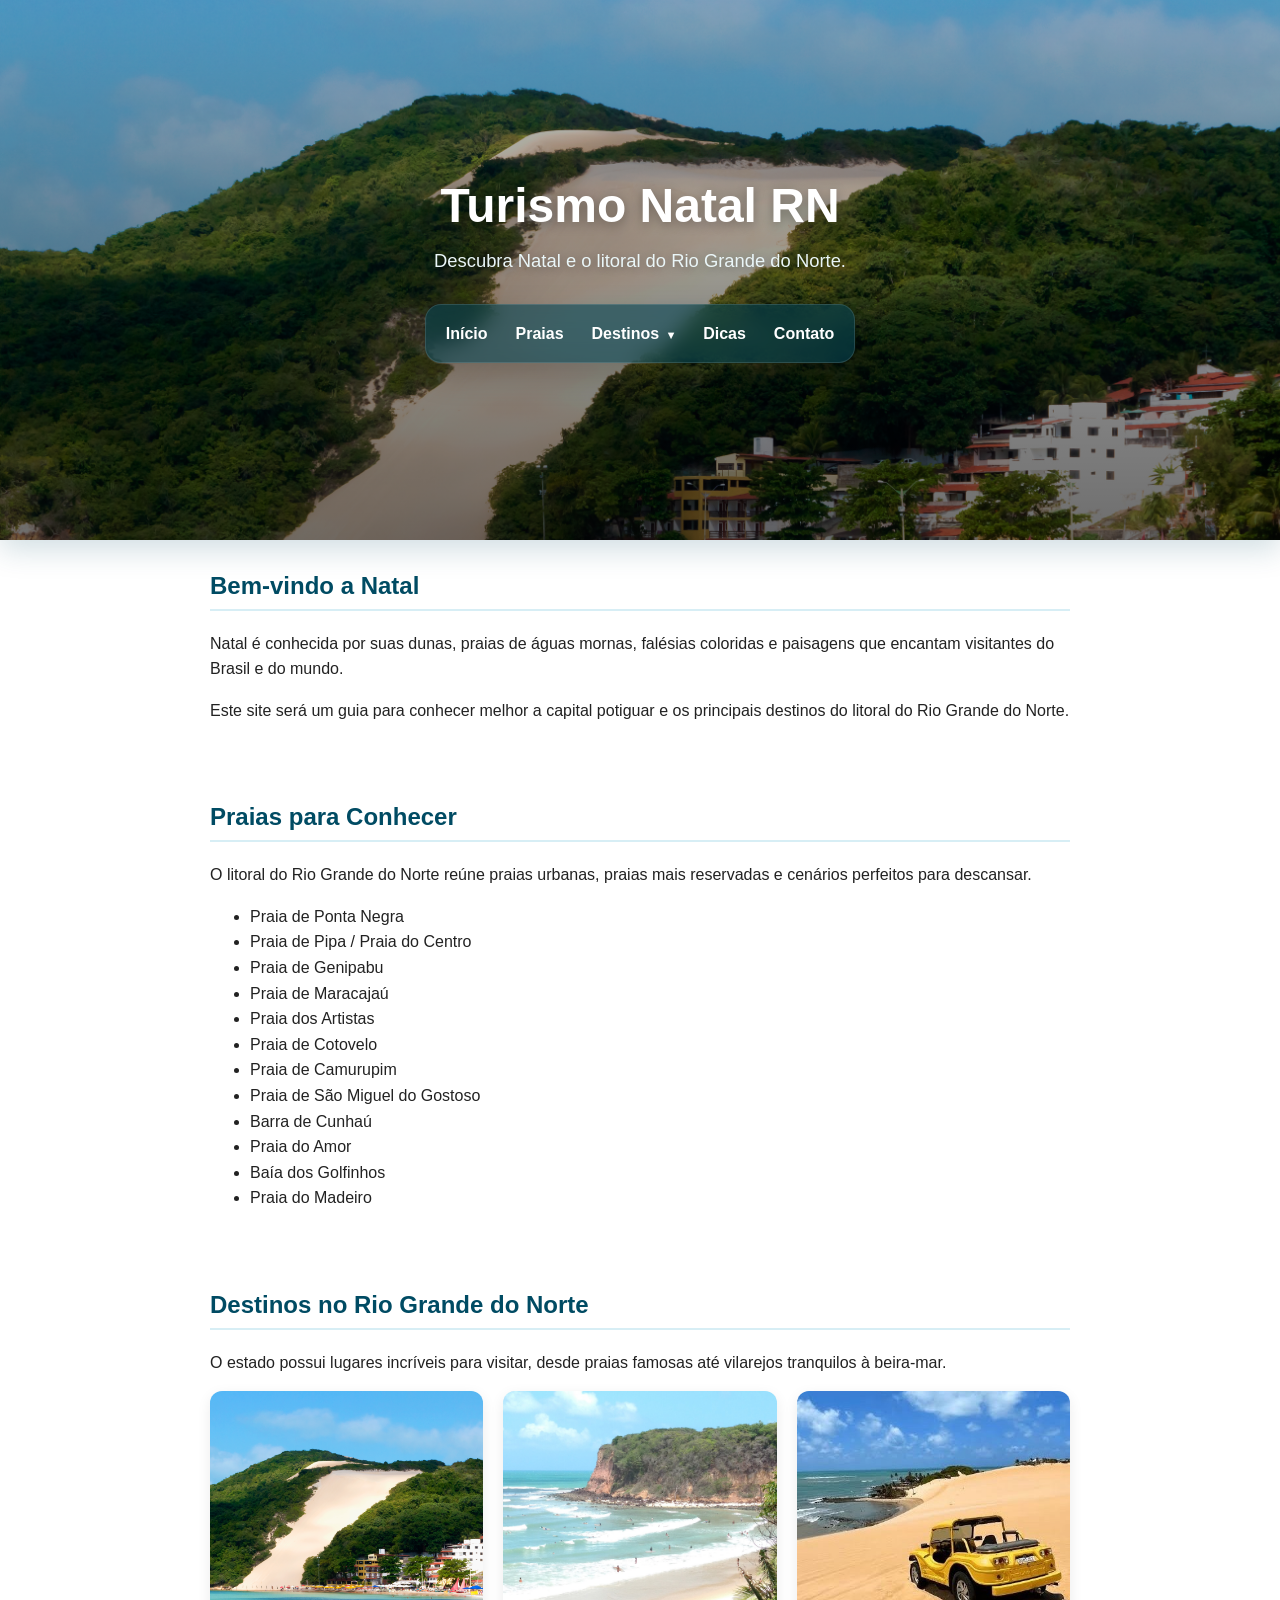
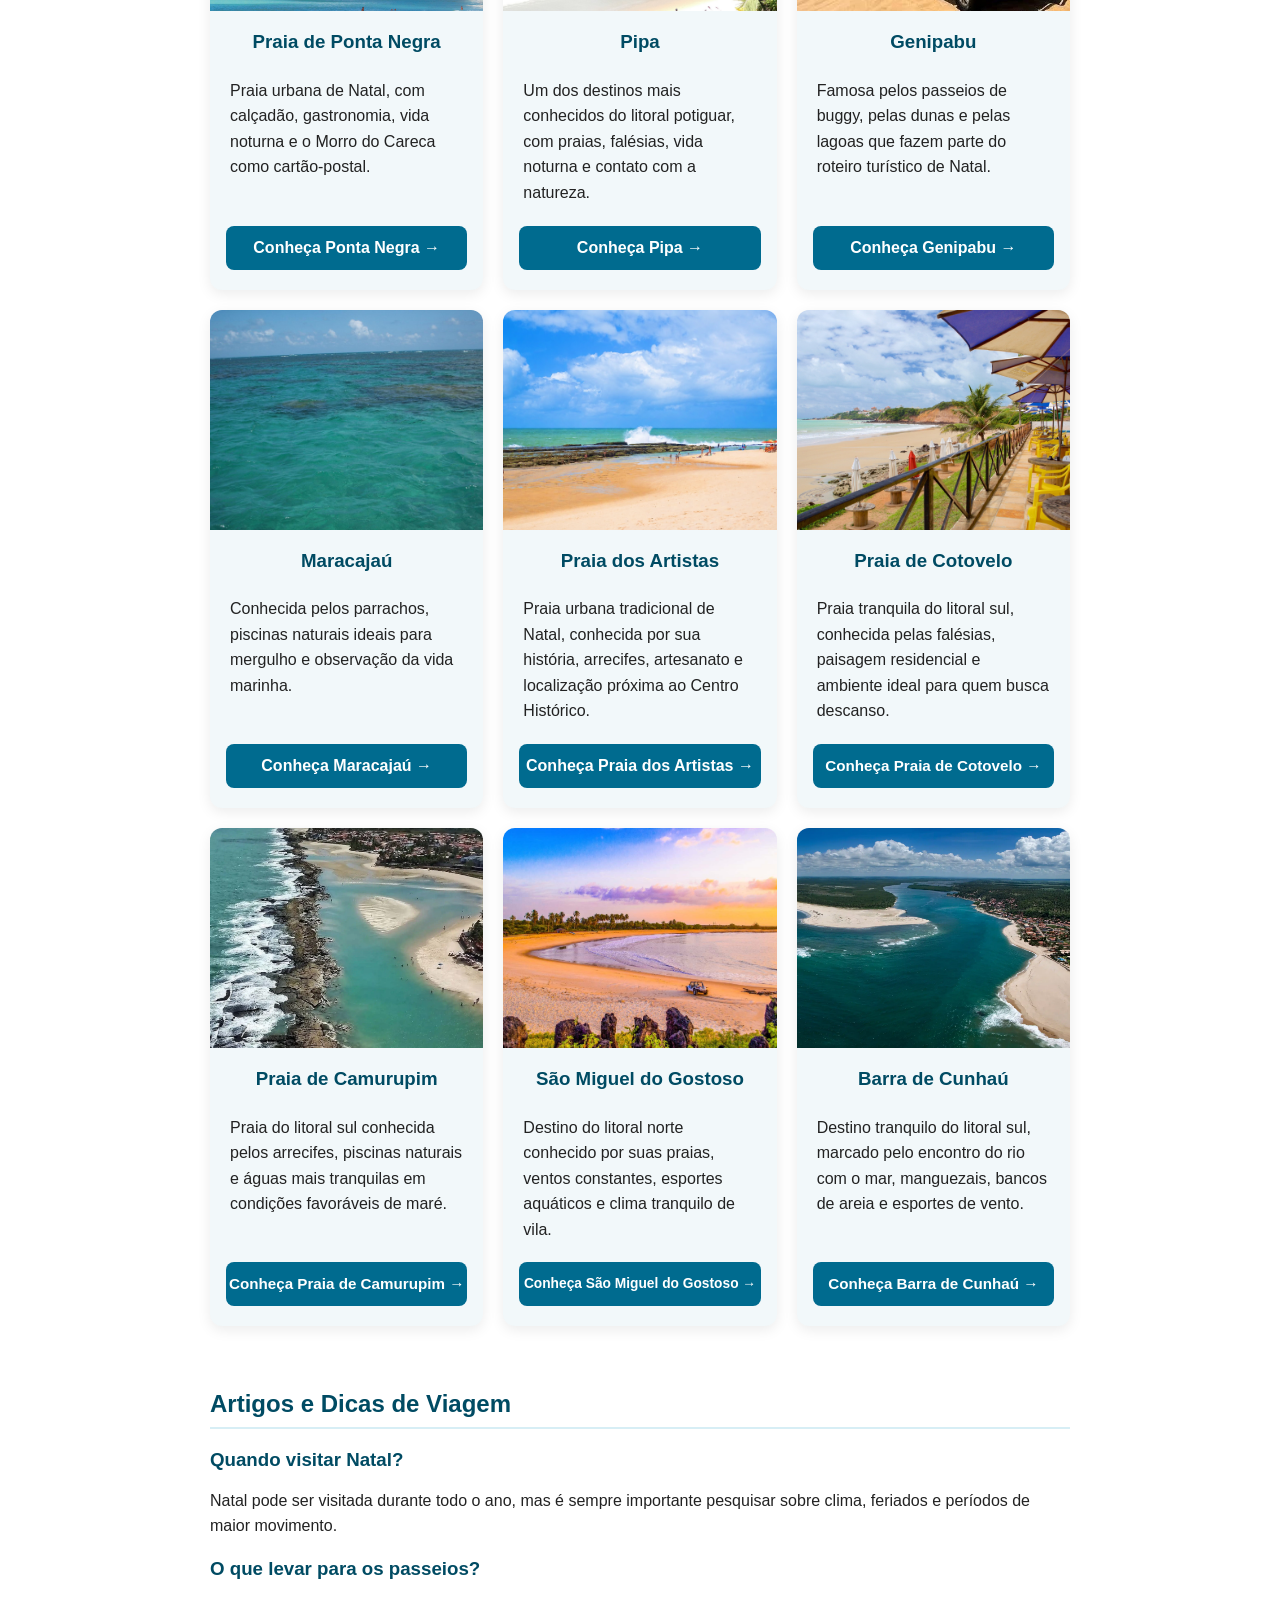
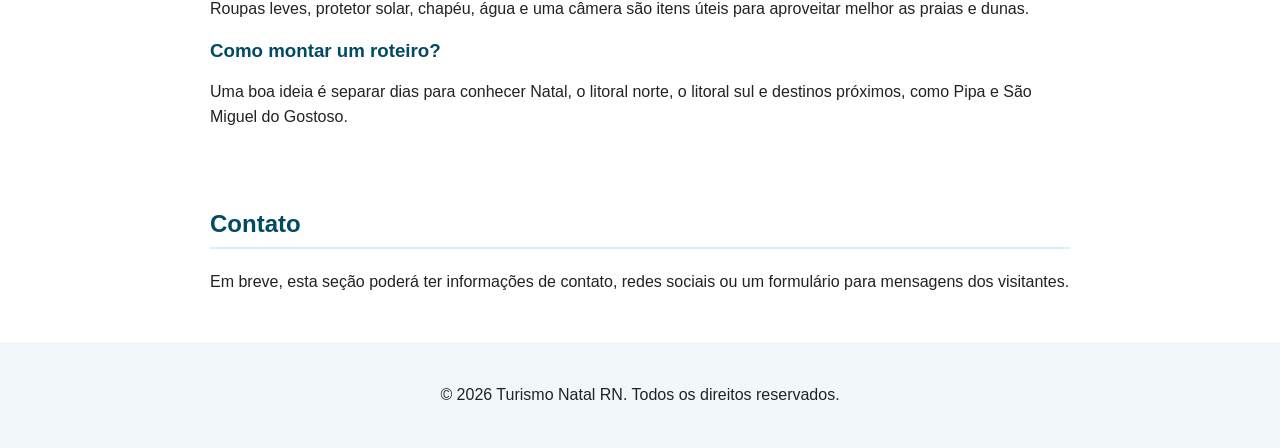
<file: index.html>
<!DOCTYPE html>
<html lang="pt-BR">
    <head>
        <meta charset="UTF-8">
        <meta name="viewport" content="width=device-width, initial-scale=1.0">
        <link rel="stylesheet" href="style.css?v=20261007-3">
        <script src="script.js" defer></script>
        <title>Turismo Natal RN - Guia de Viagem</title>
    </head>
    <body>
        <!-- Cabeçalho Hero do site -->
        <header id="inicio" class="home-header">
            <h1>Turismo Natal RN</h1>
            <p>Descubra Natal e o litoral do Rio Grande do Norte.</p>

            <!-- Menu de navegação -->
            <nav aria-label="Menu principal">
                <ul class="menu-principal">
                    <li><a href="#inicio">Início</a></li>
                    <li><a href="#praias">Praias</a></li>
                    <li class="nav-dropdown">
                        <div class="nav-dropdown-topo">
                            <a href="#destinos">Destinos</a>
                            <button class="nav-dropdown-toggle" type="button" aria-expanded="false" aria-haspopup="true" aria-controls="submenu-destinos">
                                <span aria-hidden="true">▼</span>
                                <span class="sr-only">Abrir menu de destinos</span>
                            </button>
                        </div>

                        <ul class="submenu-destinos" id="submenu-destinos">
                            <li><a href="destinos/ponta-negra.html">Praia de Ponta Negra</a></li>
                            <li><a href="destinos/pipa.html">Praia de Pipa</a></li>
                            <li><a href="destinos/genipabu.html">Praia de Genipabu</a></li>
                            <li><a href="destinos/maracajau.html">Praia de Maracajaú</a></li>
                            <li><a href="destinos/praia-dos-artistas.html">Praia dos Artistas</a></li>
                            <li><a href="destinos/cotovelo.html">Praia de Cotovelo</a></li>
                            <li><a href="destinos/camurupim.html">Praia de Camurupim</a></li>
                            <li><a href="destinos/sao-miguel-do-gostoso.html">São Miguel do Gostoso</a></li>
                            <li><a href="destinos/barra-de-cunhau.html">Barra de Cunhaú</a></li>
                        </ul>
                    </li>
                    <li><a href="#dicas">Dicas</a></li>
                    <li><a href="#contato">Contato</a></li>
                </ul>
            </nav>
        </header>

        <!-- Conteúdo principal da página -->
        <main>
            <!-- Seção inicial -->
            <section id="boas-vindas">
                <h2>Bem-vindo a Natal</h2>
                <p>
                    Natal é conhecida por suas dunas, praias de águas mornas,
                    falésias coloridas e paisagens que encantam visitantes do
                    Brasil e do mundo.
                </p>
                <p>
                    Este site será um guia para conhecer melhor a capital
                    potiguar e os principais destinos do litoral do Rio Grande do
                    Norte.
                </p>
            </section>

            <!-- Seção de praias -->
            <section id="praias">
                <h2>Praias para Conhecer</h2>
                <p>
                    O litoral do Rio Grande do Norte reúne praias urbanas,
                    praias mais reservadas e cenários perfeitos para descansar.
                </p>

                <ul>
                    <li>Praia de Ponta Negra</li>
                    <li>Praia de Pipa / Praia do Centro</li>
                    <li>Praia de Genipabu</li>
                    <li>Praia de Maracajaú</li>
                    <li>Praia dos Artistas</li>
                    <li>Praia de Cotovelo</li>
                    <li>Praia de Camurupim</li>
                    <li>Praia de São Miguel do Gostoso</li>
                    <li>Barra de Cunhaú</li>
                    <li>Praia do Amor</li>
                    <li>Baía dos Golfinhos</li>
                    <li>Praia do Madeiro</li>
                </ul>
            </section>

            <!-- Seção de destinos -->
            <section id="destinos">
                <h2>Destinos no Rio Grande do Norte</h2>
                <p>
                    O estado possui lugares incríveis para visitar, desde praias
                    famosas até vilarejos tranquilos à beira-mar.
                </p>

                <div class="destinos-grid">
                    <a class="destino-link" href="destinos/ponta-negra.html">
                        <article class="destino">
                            <img src="imagens/Morro_do_Careca2.jpg" alt="Morro do Careca em Ponta Negra">
                            <h3>Praia de Ponta Negra</h3>
                            <p>
                                Praia urbana de Natal, com calçadão, gastronomia,
                                vida noturna e o Morro do Careca como cartão-postal.
                            </p>
                            <span class="destino-cta">Conheça Ponta Negra →</span>
                        </article>
                    </a>

                    <a class="destino-link" href="destinos/pipa.html">
                        <article class="destino">
                            <img src="imagens/pipa.jpg" alt="Praia de Pipa">
                            <h3>Pipa</h3>
                            <p>
                                Um dos destinos mais conhecidos do litoral potiguar, com
                                praias, falésias, vida noturna e contato com a natureza.
                            </p>
                            <span class="destino-cta">Conheça Pipa →</span>
                        </article>
                    </a>

                    <a class="destino-link" href="destinos/genipabu.html">
                        <article class="destino">
                            <img class="imagem-genipabu" src="imagens/genipabu.jpg" alt="Dunas de Genipabu">
                            <h3>Genipabu</h3>
                            <p>
                                Famosa pelos passeios de buggy, pelas dunas e pelas
                                lagoas que fazem parte do roteiro turístico de Natal.
                            </p>
                            <span class="destino-cta">Conheça Genipabu →</span>
                        </article>
                    </a>

                    <a class="destino-link" href="destinos/maracajau.html">
                        <article class="destino">
                            <img src="imagens/maracajau.jpg" alt="Parrachos de Maracajaú">
                            <h3>Maracajaú</h3>
                            <p>
                                Conhecida pelos parrachos, piscinas naturais ideais para
                                mergulho e observação da vida marinha.
                            </p>
                            <span class="destino-cta">Conheça Maracajaú →</span>
                        </article>
                    </a>

                    <a class="destino-link" href="destinos/praia-dos-artistas.html">
                        <article class="destino">
                            <img src="imagens/Praia dos Artistas.png" alt="Praia dos Artistas em Natal">
                            <h3>Praia dos Artistas</h3>
                            <p>
                                Praia urbana tradicional de Natal, conhecida por sua
                                história, arrecifes, artesanato e localização próxima
                                ao Centro Histórico.
                            </p>
                            <span class="destino-cta destino-cta-artistas">Conheça Praia dos Artistas →</span>
                        </article>
                    </a>

                    <a class="destino-link" href="destinos/cotovelo.html">
                        <article class="destino">
                            <img src="imagens/praia de Cotovelo.jpg" alt="Praia de Cotovelo">
                            <h3>Praia de Cotovelo</h3>
                            <p>
                                Praia tranquila do litoral sul, conhecida pelas falésias,
                                paisagem residencial e ambiente ideal para quem busca descanso.
                            </p>
                            <span class="destino-cta destino-cta-longo">Conheça Praia de Cotovelo →</span>
                        </article>
                    </a>

                    <a class="destino-link" href="destinos/camurupim.html">
                        <article class="destino">
                            <img src="imagens/Praia de Camurupim.jpg" alt="Praia de Camurupim">
                            <h3>Praia de Camurupim</h3>
                            <p>
                                Praia do litoral sul conhecida pelos arrecifes,
                                piscinas naturais e águas mais tranquilas em condições favoráveis de maré.
                            </p>
                            <span class="destino-cta destino-cta-longo">Conheça Praia de Camurupim →</span>
                        </article>
                    </a>

                    <a class="destino-link" href="destinos/sao-miguel-do-gostoso.html">
                        <article class="destino">
                            <img src="imagens/São Miguel do Gostoso.jpg" alt="São Miguel do Gostoso">
                            <h3>São Miguel do Gostoso</h3>
                            <p>
                                Destino do litoral norte conhecido por suas praias,
                                ventos constantes, esportes aquáticos e clima tranquilo de vila.
                            </p>
                            <span class="destino-cta destino-cta-longo destino-cta-extra-longo">Conheça São Miguel do Gostoso →</span>
                        </article>
                    </a>

                    <a class="destino-link" href="destinos/barra-de-cunhau.html">
                        <article class="destino">
                            <img src="imagens/Barra do Cunhau.jpg" alt="Barra de Cunhaú">
                            <h3>Barra de Cunhaú</h3>
                            <p>
                                Destino tranquilo do litoral sul, marcado pelo encontro do rio com o mar,
                                manguezais, bancos de areia e esportes de vento.
                            </p>
                            <span class="destino-cta destino-cta-longo">Conheça Barra de Cunhaú →</span>
                        </article>
                    </a>
                </div>
            </section>

            <!-- Seção de artigos -->
            <section id="dicas">
                <h2>Artigos e Dicas de Viagem</h2>

                <article>
                    <h3>Quando visitar Natal?</h3>
                    <p>
                        Natal pode ser visitada durante todo o ano, mas é sempre
                        importante pesquisar sobre clima, feriados e períodos de
                        maior movimento.
                    </p>
                </article>

                <article>
                    <h3>O que levar para os passeios?</h3>
                    <p>
                        Roupas leves, protetor solar, chapéu, água e uma câmera
                        são itens úteis para aproveitar melhor as praias e dunas.
                    </p>
                </article>

                <article>
                    <h3>Como montar um roteiro?</h3>
                    <p>
                        Uma boa ideia é separar dias para conhecer Natal, o
                        litoral norte, o litoral sul e destinos próximos, como
                        Pipa e São Miguel do Gostoso.
                    </p>
                </article>
            </section>

            <!-- Seção de contato -->
            <section id="contato">
                <h2>Contato</h2>
                <p>
                    Em breve, esta seção poderá ter informações de contato,
                    redes sociais ou um formulário para mensagens dos visitantes.
                </p>
            </section>
        </main>

        <!-- Rodapé do site -->
        <footer>
            <p>&copy; 2026 Turismo Natal RN. Todos os direitos reservados.</p>
        </footer>
    </body>
</html>
</file>
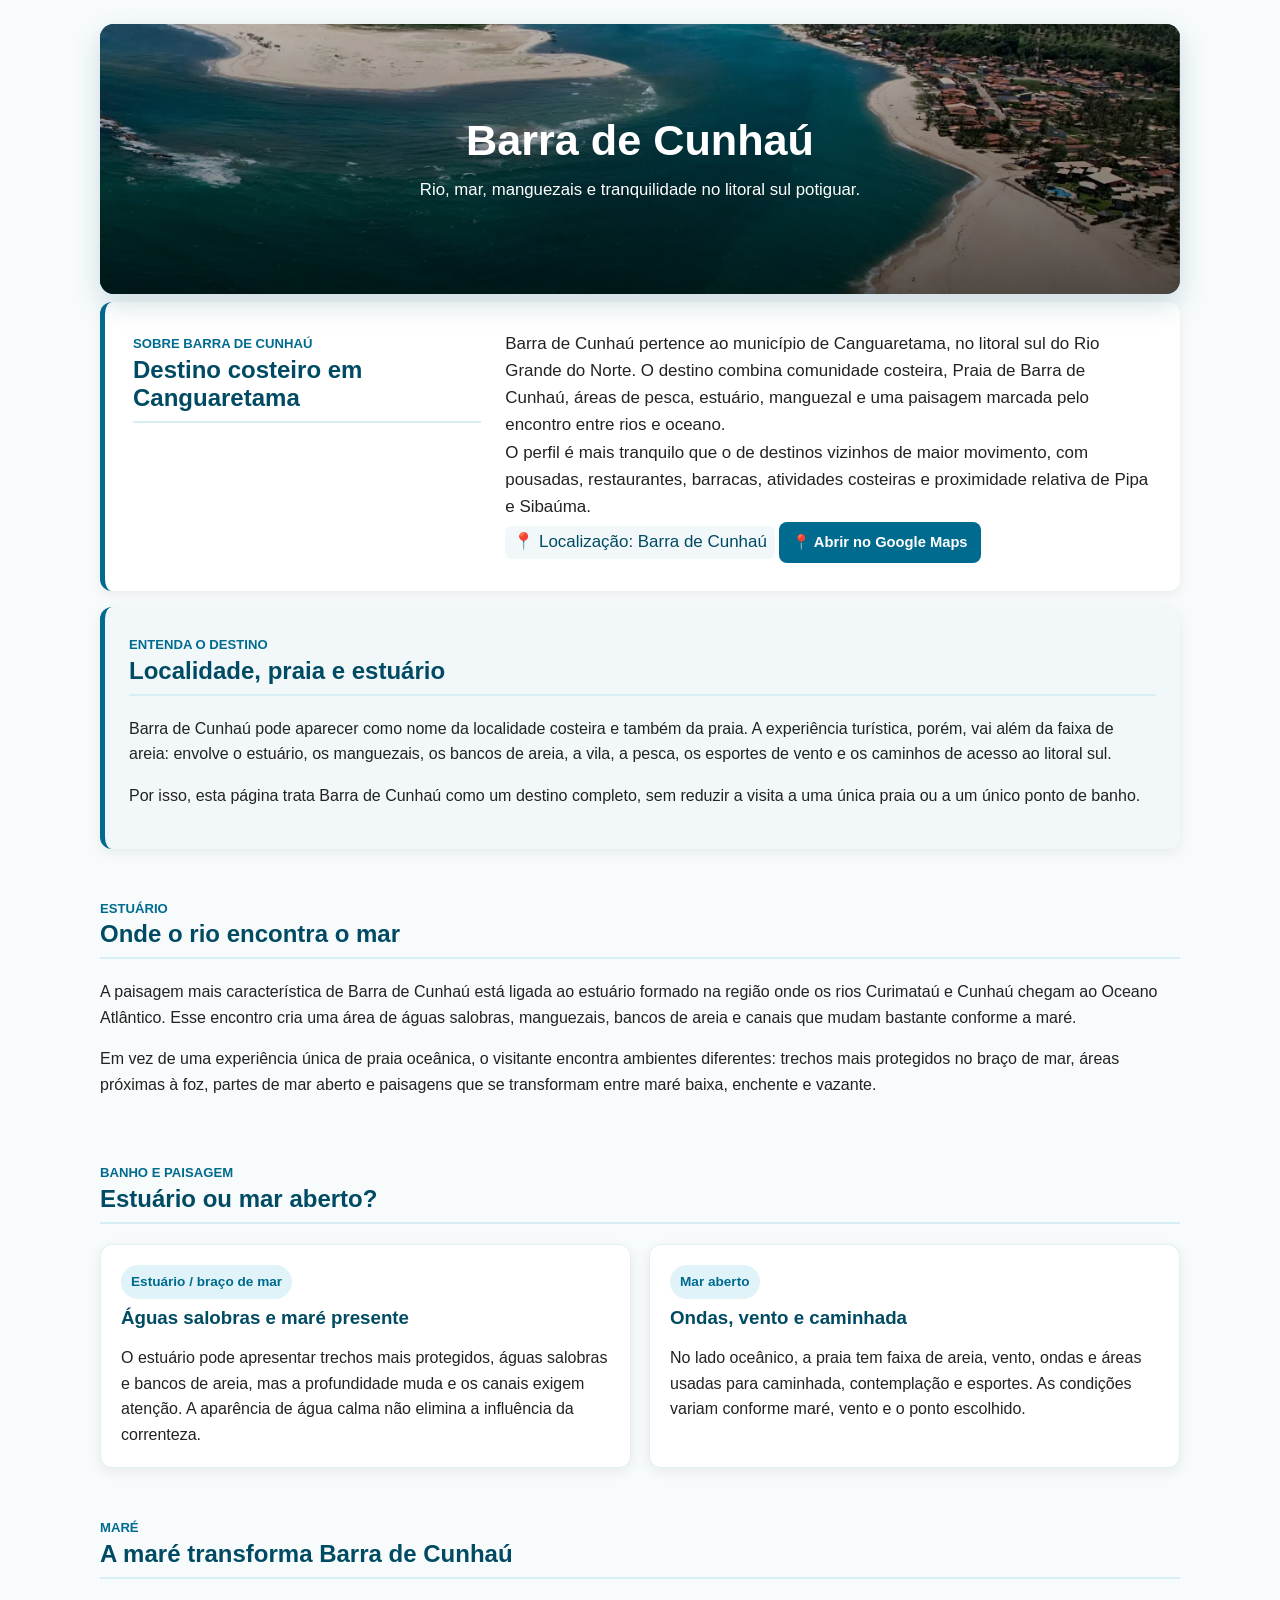
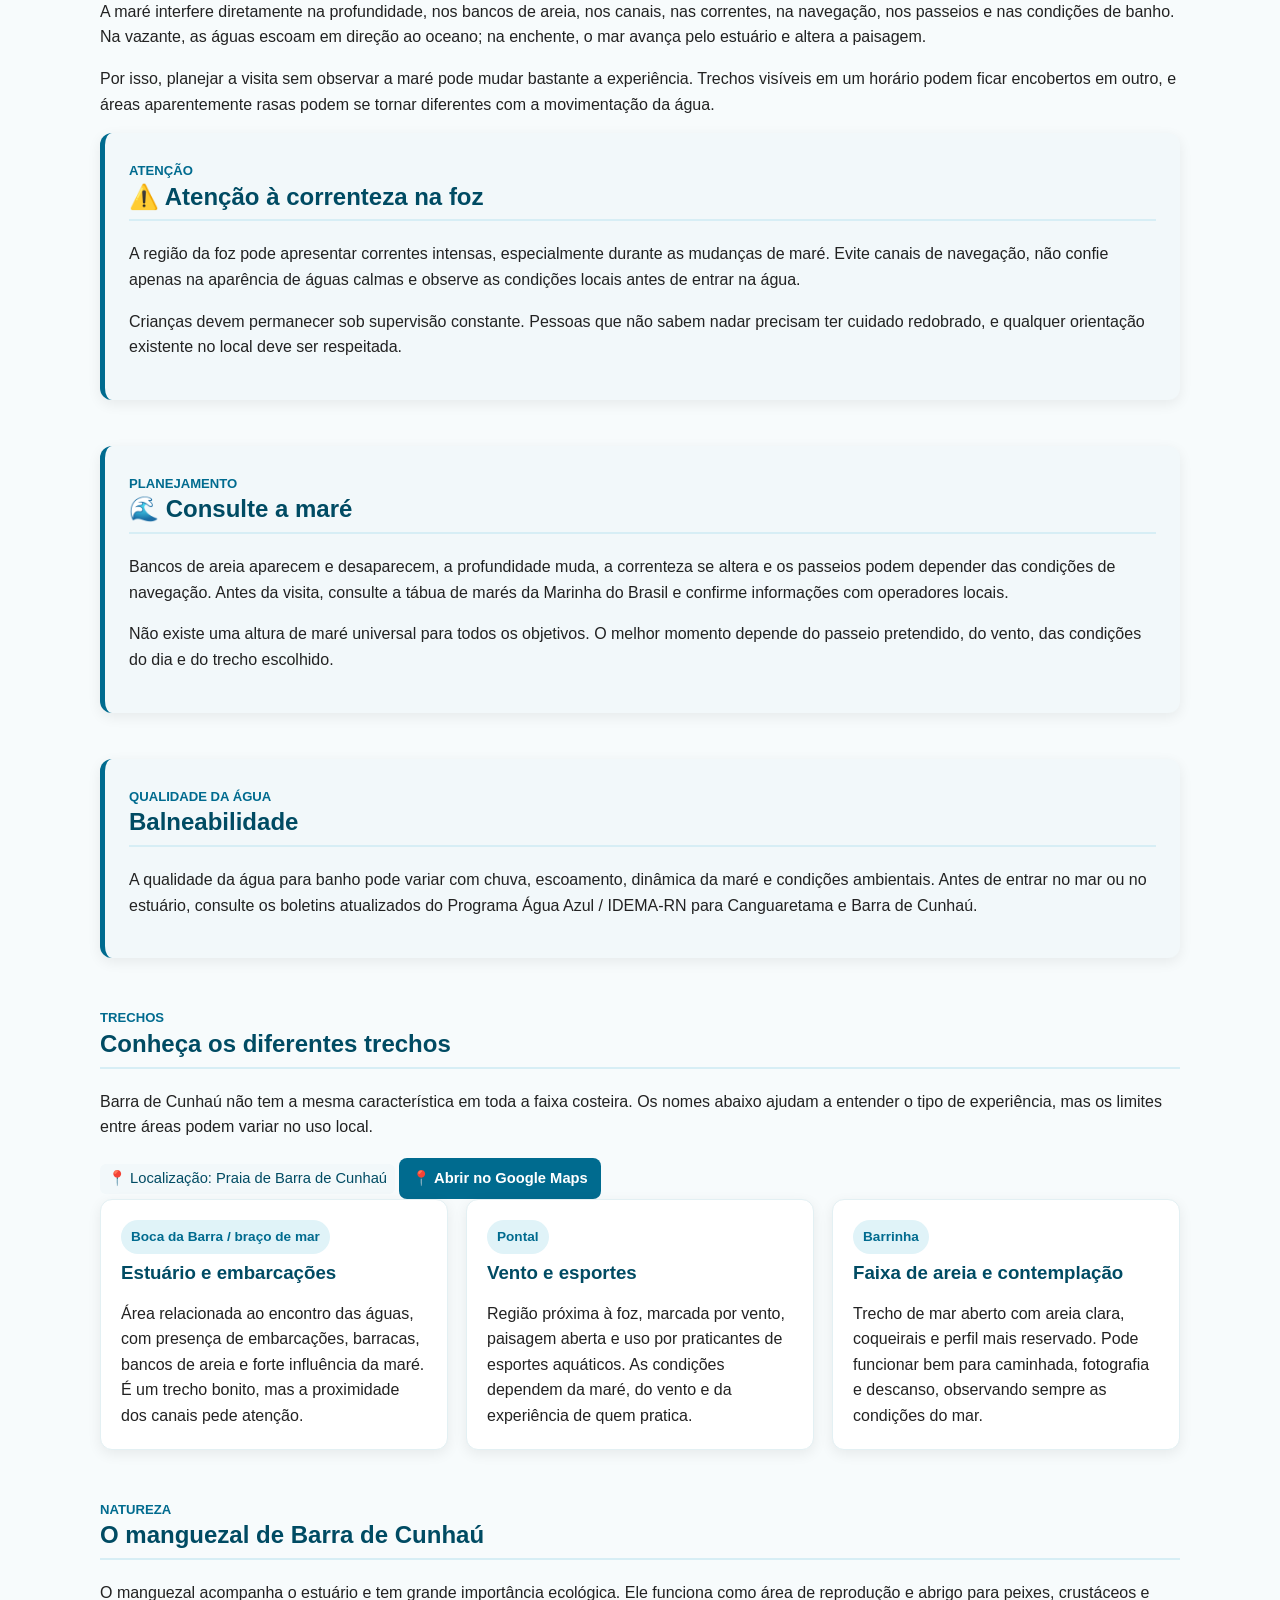
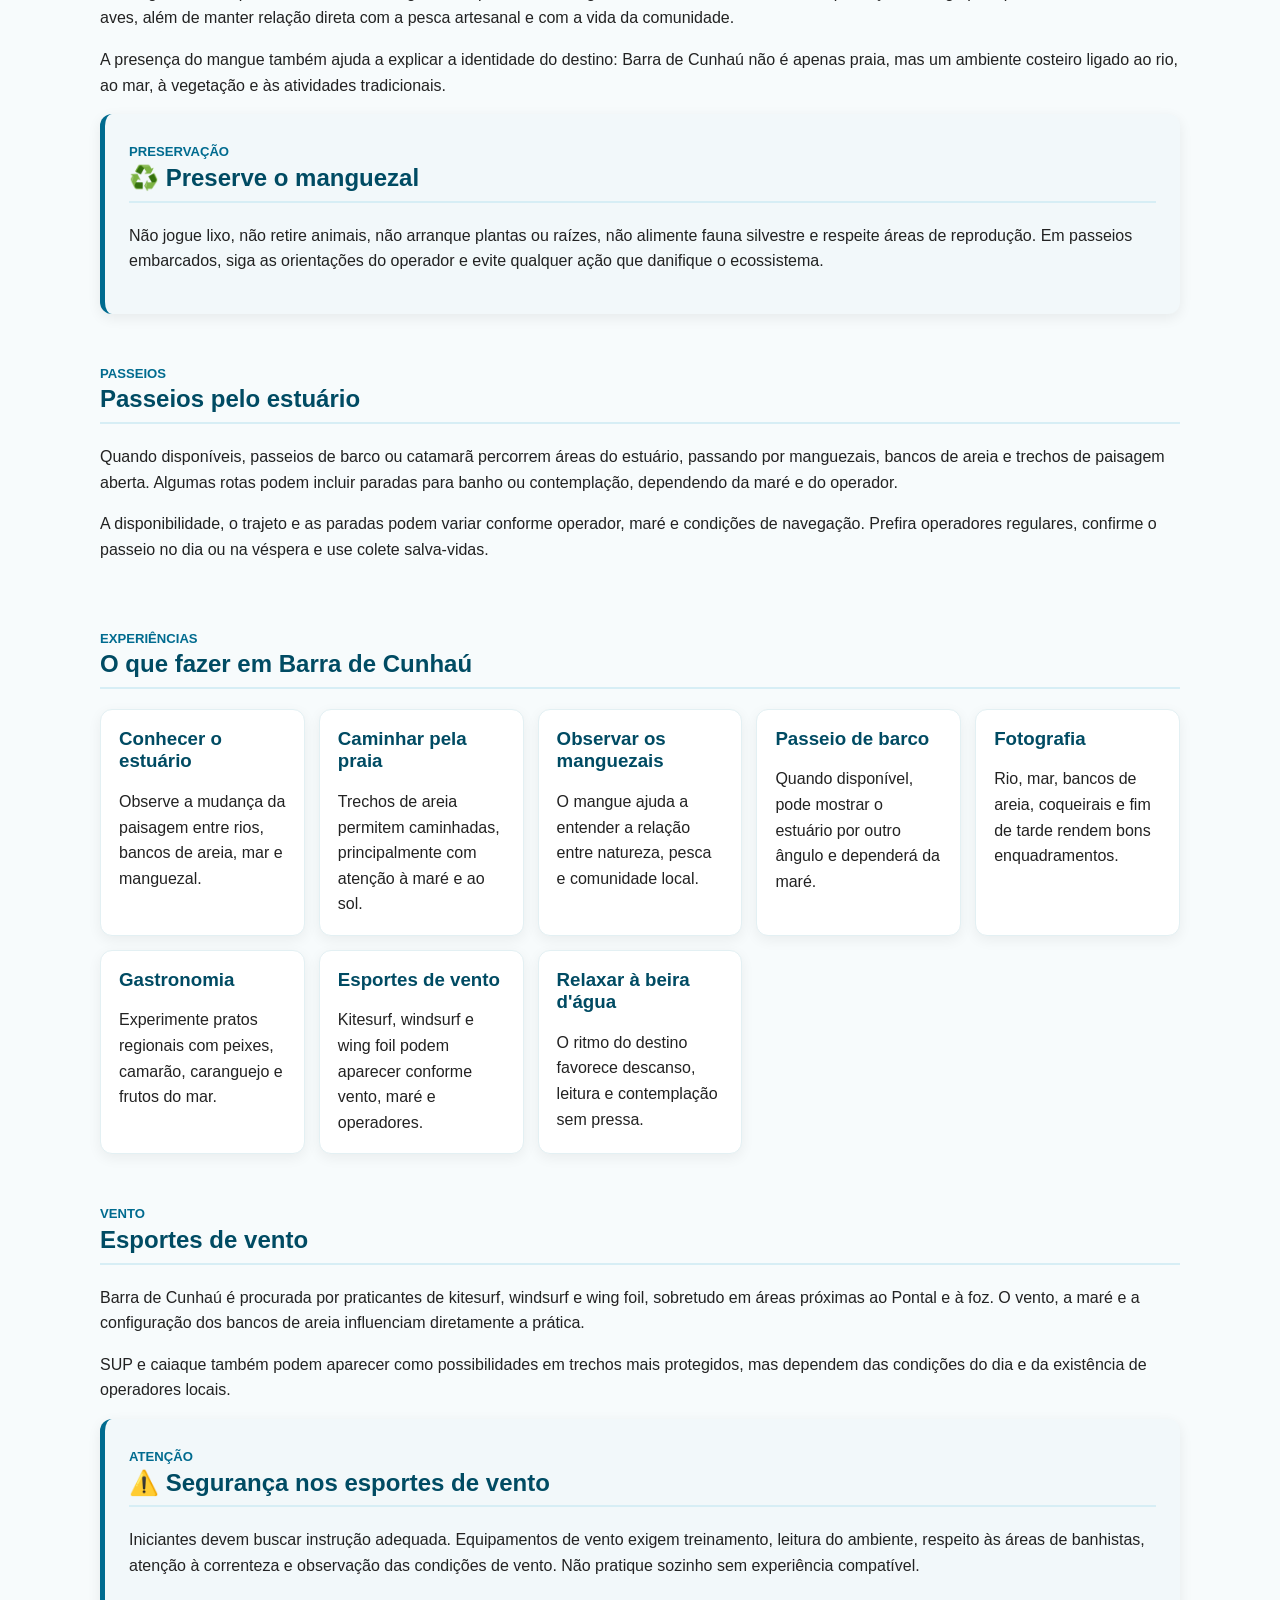
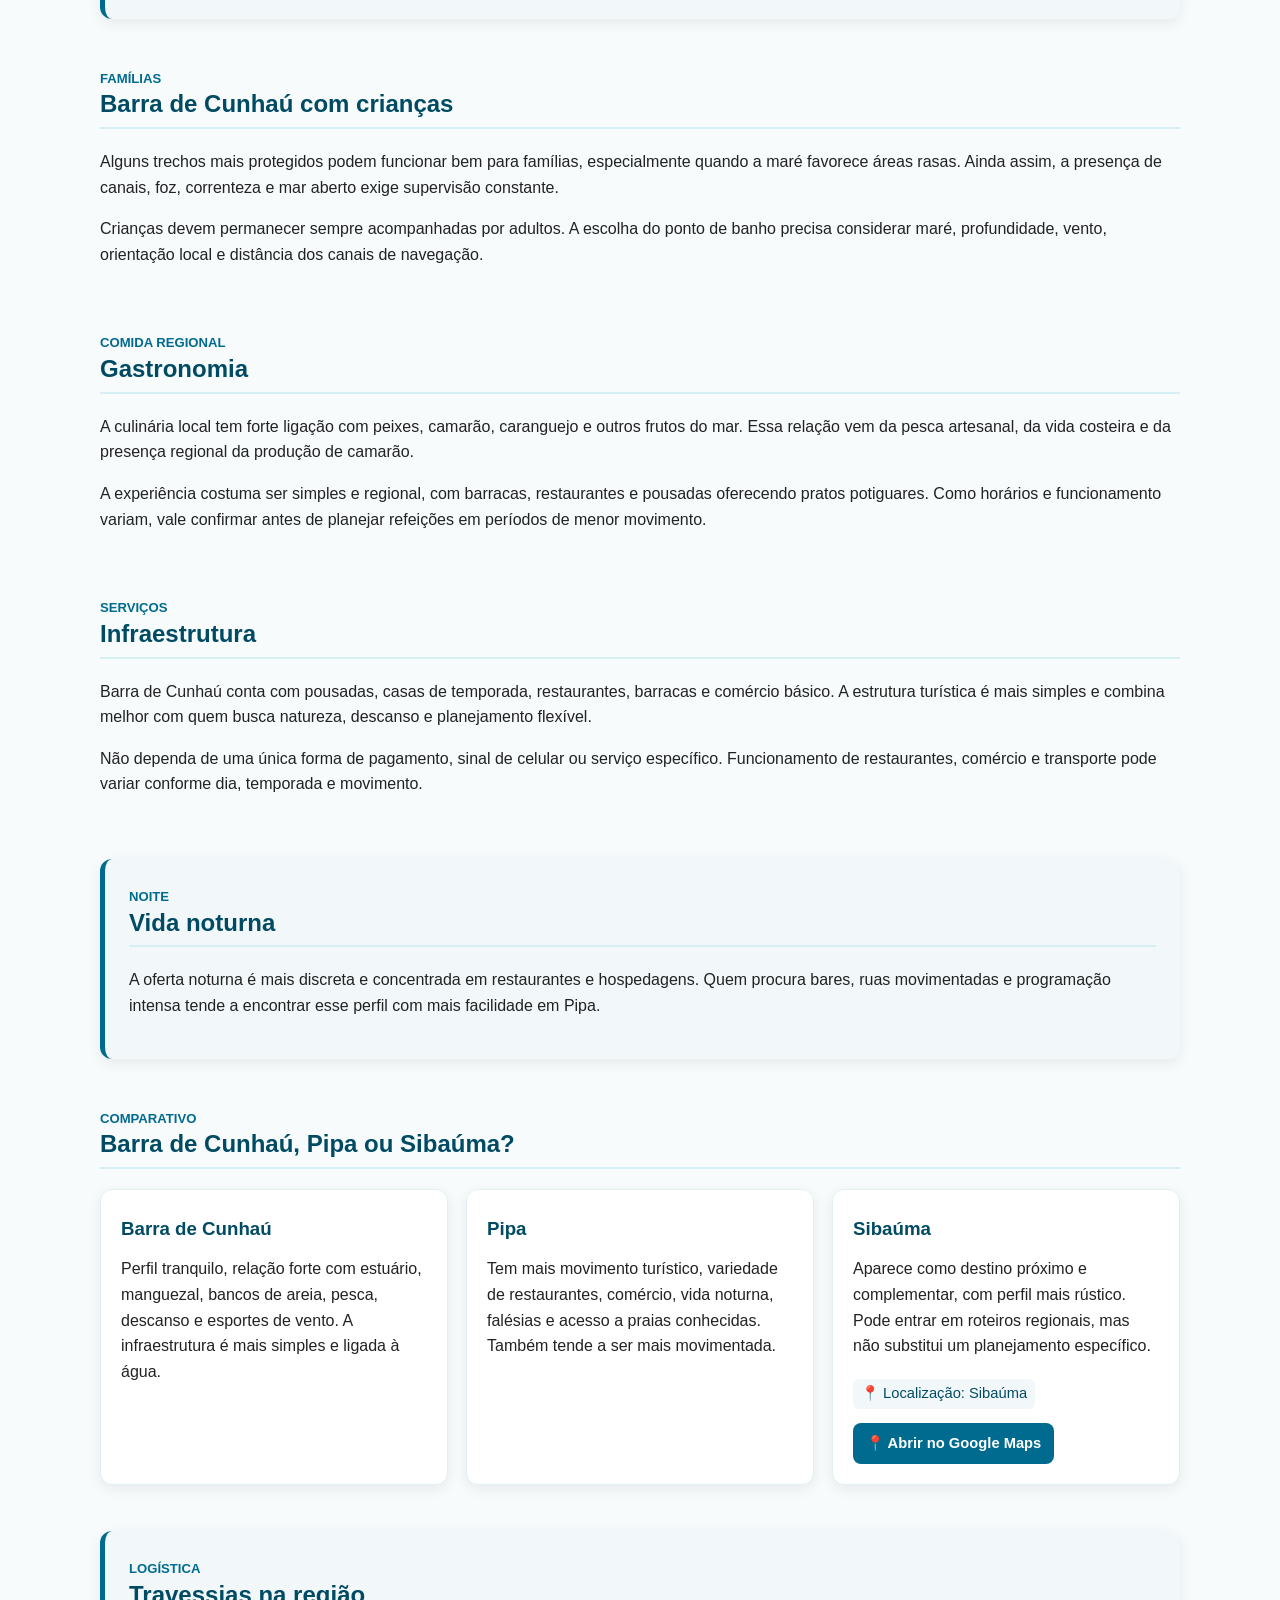
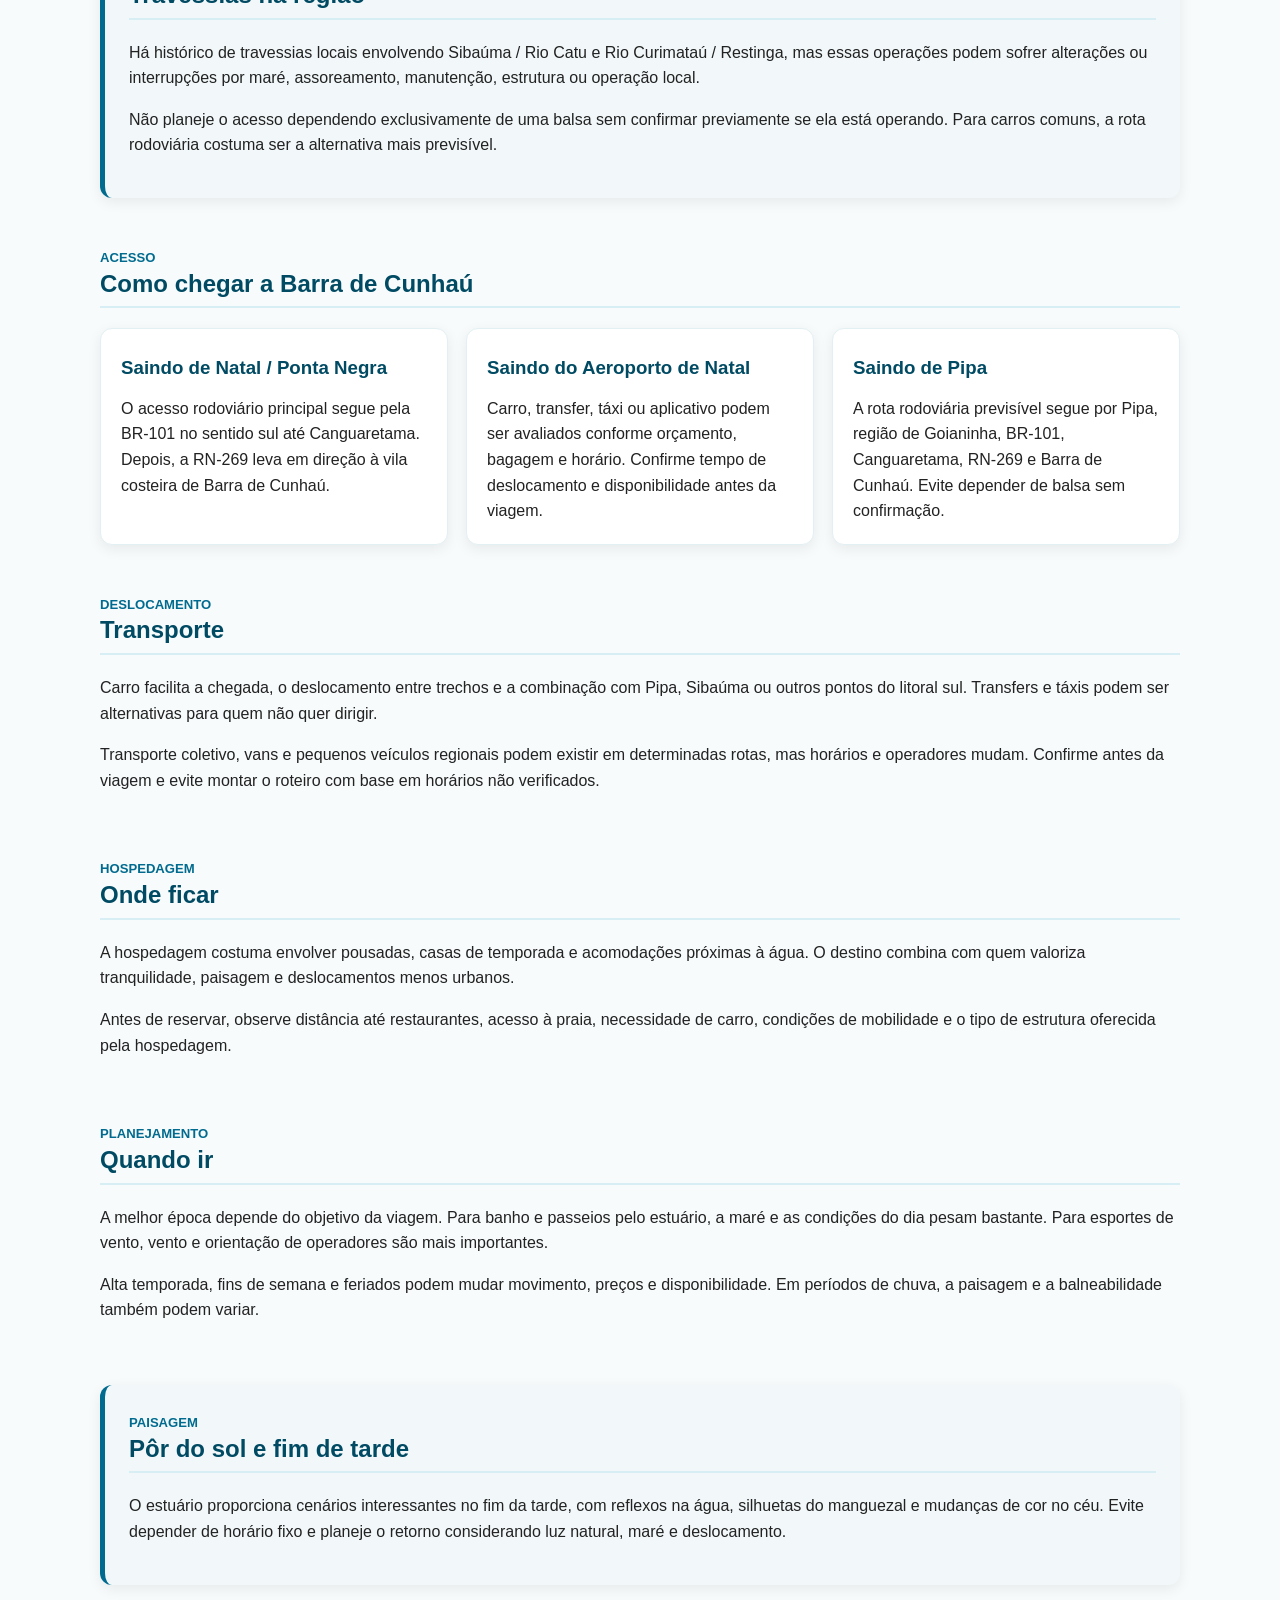
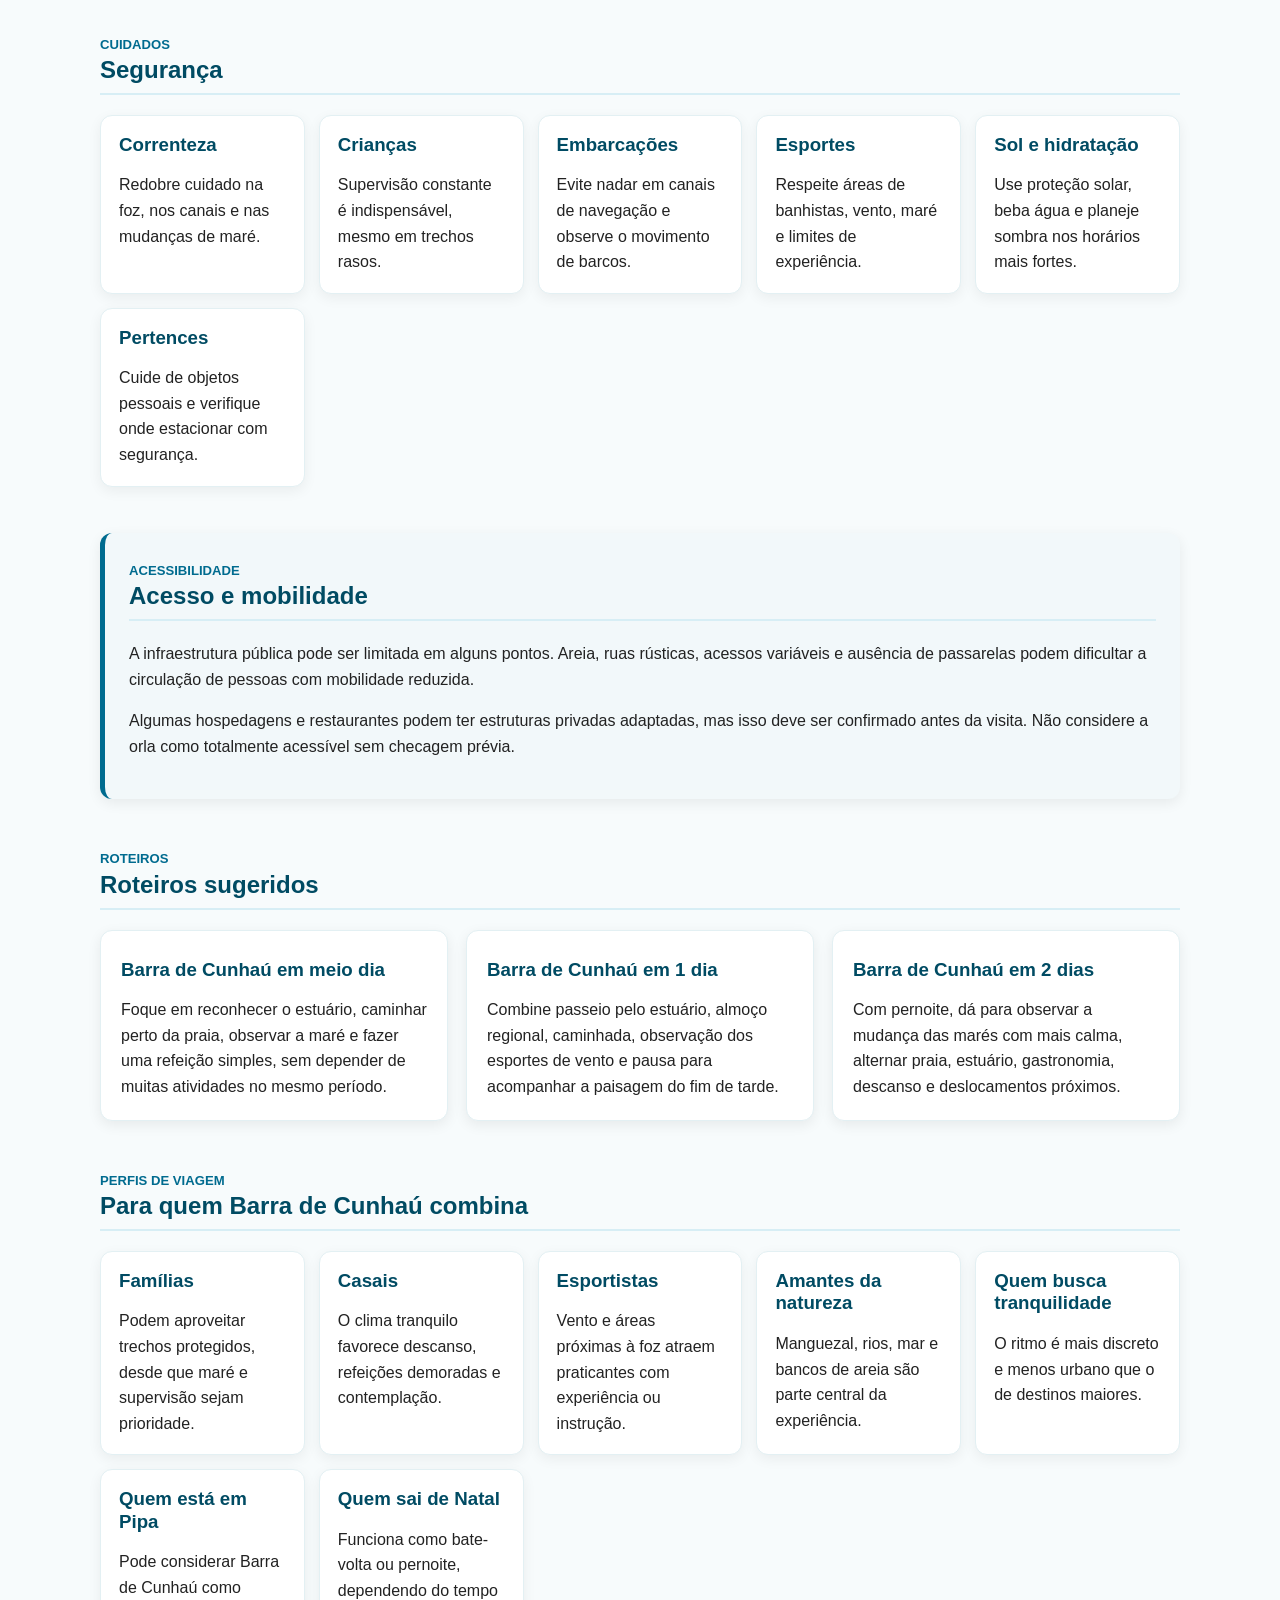
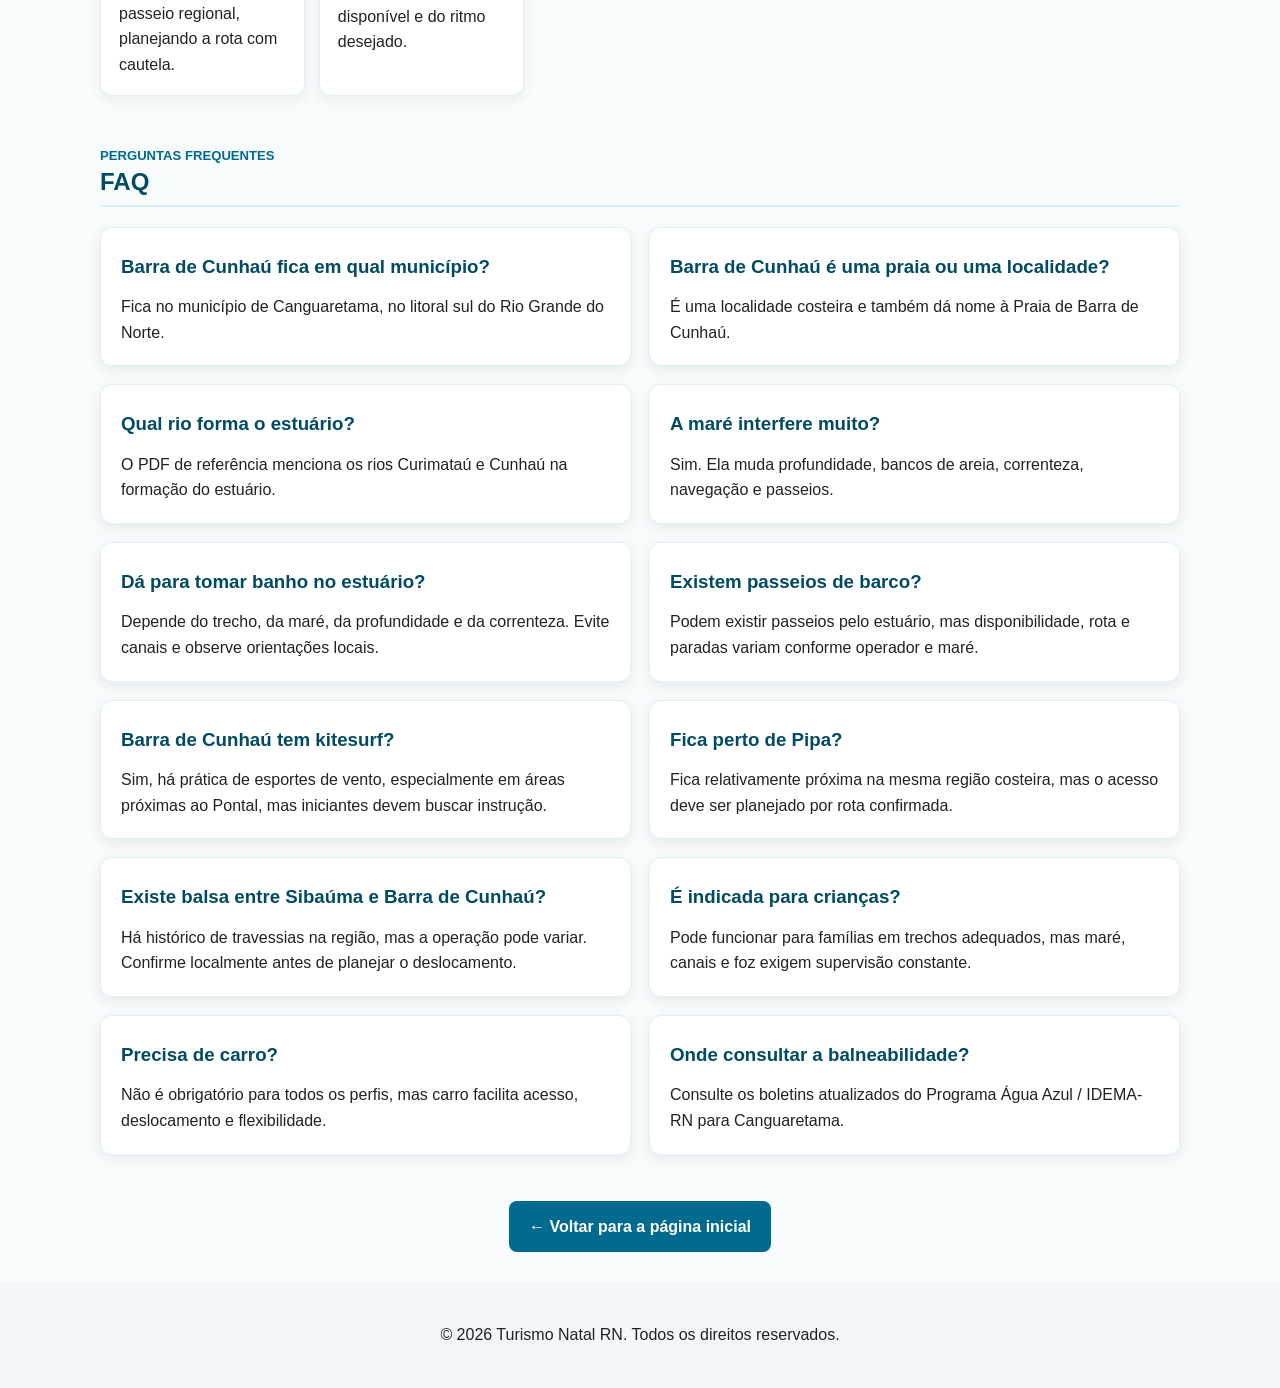
<file: destinos/barra-de-cunhau.html>
<!DOCTYPE html>
<html lang="pt-BR">
    <head>
        <meta charset="UTF-8">
        <meta name="viewport" content="width=device-width, initial-scale=1.0">
        <link rel="stylesheet" href="../style.css">
        <title>Barra de Cunhaú - Turismo Natal RN</title>
    </head>
    <body class="pipa-page">
        <header class="pipa-hero">
            <img src="../imagens/Barra do Cunhau.jpg" alt="Vista aérea de Barra de Cunhaú">

            <div class="pipa-hero-content">
                <h1>Barra de Cunhaú</h1>
                <p class="pipa-hero-subtitle">
                    Rio, mar, manguezais e tranquilidade no litoral sul potiguar.
                </p>
            </div>
        </header>

        <main class="pipa-main">
            <section class="pipa-section pipa-intro">
                <div>
                    <span class="pipa-section-label">Sobre Barra de Cunhaú</span>
                    <h2>Destino costeiro em Canguaretama</h2>
                </div>
                <div>
                    <p>
                        Barra de Cunhaú pertence ao município de Canguaretama, no litoral sul do Rio
                        Grande do Norte. O destino combina comunidade costeira, Praia de Barra de
                        Cunhaú, áreas de pesca, estuário, manguezal e uma paisagem marcada pelo encontro
                        entre rios e oceano.
                    </p>
                    <p>
                        O perfil é mais tranquilo que o de destinos vizinhos de maior movimento, com
                        pousadas, restaurantes, barracas, atividades costeiras e proximidade relativa de
                        Pipa e Sibaúma.
                    </p>
                    <p class="pipa-gps">📍 Localização: Barra de Cunhaú</p>
                    <a class="pipa-mapa-btn" href="https://www.google.com/maps/search/?api=1&amp;query=Barra%20de%20Cunha%C3%BA%2C%20Canguaretama%20-%20RN" target="_blank" rel="noopener noreferrer">📍 Abrir no Google Maps</a>
                </div>
            </section>

            <section class="pipa-section">
                <article class="pipa-alerta">
                    <span class="pipa-section-label">Entenda o destino</span>
                    <h2>Localidade, praia e estuário</h2>
                    <p>
                        Barra de Cunhaú pode aparecer como nome da localidade costeira e também da praia.
                        A experiência turística, porém, vai além da faixa de areia: envolve o estuário, os
                        manguezais, os bancos de areia, a vila, a pesca, os esportes de vento e os caminhos
                        de acesso ao litoral sul.
                    </p>
                    <p>
                        Por isso, esta página trata Barra de Cunhaú como um destino completo, sem reduzir
                        a visita a uma única praia ou a um único ponto de banho.
                    </p>
                </article>
            </section>

            <section class="pipa-section">
                <span class="pipa-section-label">Estuário</span>
                <h2>Onde o rio encontra o mar</h2>
                <p>
                    A paisagem mais característica de Barra de Cunhaú está ligada ao estuário formado na
                    região onde os rios Curimataú e Cunhaú chegam ao Oceano Atlântico. Esse encontro cria
                    uma área de águas salobras, manguezais, bancos de areia e canais que mudam bastante
                    conforme a maré.
                </p>
                <p>
                    Em vez de uma experiência única de praia oceânica, o visitante encontra ambientes
                    diferentes: trechos mais protegidos no braço de mar, áreas próximas à foz, partes de
                    mar aberto e paisagens que se transformam entre maré baixa, enchente e vazante.
                </p>
            </section>

            <section class="pipa-section">
                <span class="pipa-section-label">Banho e paisagem</span>
                <h2>Estuário ou mar aberto?</h2>

                <div class="pipa-grid pipa-grid-2">
                    <article class="pipa-card">
                        <span class="pipa-tag">Estuário / braço de mar</span>
                        <h3>Águas salobras e maré presente</h3>
                        <p>
                            O estuário pode apresentar trechos mais protegidos, águas salobras e bancos de
                            areia, mas a profundidade muda e os canais exigem atenção. A aparência de água
                            calma não elimina a influência da correnteza.
                        </p>
                    </article>

                    <article class="pipa-card">
                        <span class="pipa-tag">Mar aberto</span>
                        <h3>Ondas, vento e caminhada</h3>
                        <p>
                            No lado oceânico, a praia tem faixa de areia, vento, ondas e áreas usadas para
                            caminhada, contemplação e esportes. As condições variam conforme maré, vento e
                            o ponto escolhido.
                        </p>
                    </article>
                </div>
            </section>

            <section class="pipa-section">
                <span class="pipa-section-label">Maré</span>
                <h2>A maré transforma Barra de Cunhaú</h2>
                <p>
                    A maré interfere diretamente na profundidade, nos bancos de areia, nos canais, nas
                    correntes, na navegação, nos passeios e nas condições de banho. Na vazante, as águas
                    escoam em direção ao oceano; na enchente, o mar avança pelo estuário e altera a
                    paisagem.
                </p>
                <p>
                    Por isso, planejar a visita sem observar a maré pode mudar bastante a experiência.
                    Trechos visíveis em um horário podem ficar encobertos em outro, e áreas aparentemente
                    rasas podem se tornar diferentes com a movimentação da água.
                </p>

                <article class="pipa-alerta">
                    <span class="pipa-section-label">Atenção</span>
                    <h2>⚠️ Atenção à correnteza na foz</h2>
                    <p>
                        A região da foz pode apresentar correntes intensas, especialmente durante as
                        mudanças de maré. Evite canais de navegação, não confie apenas na aparência de
                        águas calmas e observe as condições locais antes de entrar na água.
                    </p>
                    <p>
                        Crianças devem permanecer sob supervisão constante. Pessoas que não sabem nadar
                        precisam ter cuidado redobrado, e qualquer orientação existente no local deve ser
                        respeitada.
                    </p>
                </article>
            </section>

            <section class="pipa-section">
                <article class="pipa-alerta">
                    <span class="pipa-section-label">Planejamento</span>
                    <h2>🌊 Consulte a maré</h2>
                    <p>
                        Bancos de areia aparecem e desaparecem, a profundidade muda, a correnteza se altera
                        e os passeios podem depender das condições de navegação. Antes da visita, consulte a
                        tábua de marés da Marinha do Brasil e confirme informações com operadores locais.
                    </p>
                    <p>
                        Não existe uma altura de maré universal para todos os objetivos. O melhor momento
                        depende do passeio pretendido, do vento, das condições do dia e do trecho escolhido.
                    </p>
                </article>
            </section>

            <section class="pipa-section">
                <article class="pipa-alerta">
                    <span class="pipa-section-label">Qualidade da água</span>
                    <h2>Balneabilidade</h2>
                    <p>
                        A qualidade da água para banho pode variar com chuva, escoamento, dinâmica da maré
                        e condições ambientais. Antes de entrar no mar ou no estuário, consulte os boletins
                        atualizados do Programa Água Azul / IDEMA-RN para Canguaretama e Barra de Cunhaú.
                    </p>
                </article>
            </section>

            <section class="pipa-section">
                <span class="pipa-section-label">Trechos</span>
                <h2>Conheça os diferentes trechos</h2>
                <p>
                    Barra de Cunhaú não tem a mesma característica em toda a faixa costeira. Os nomes abaixo
                    ajudam a entender o tipo de experiência, mas os limites entre áreas podem variar no uso
                    local.
                </p>
                <p class="pipa-gps">📍 Localização: Praia de Barra de Cunhaú</p>
                <a class="pipa-mapa-btn" href="https://www.google.com/maps/search/?api=1&amp;query=Praia%20de%20Barra%20de%20Cunha%C3%BA%2C%20Canguaretama%20-%20RN" target="_blank" rel="noopener noreferrer">📍 Abrir no Google Maps</a>

                <div class="pipa-grid pipa-grid-3">
                    <article class="pipa-card">
                        <span class="pipa-tag">Boca da Barra / braço de mar</span>
                        <h3>Estuário e embarcações</h3>
                        <p>
                            Área relacionada ao encontro das águas, com presença de embarcações, barracas,
                            bancos de areia e forte influência da maré. É um trecho bonito, mas a proximidade
                            dos canais pede atenção.
                        </p>
                    </article>

                    <article class="pipa-card">
                        <span class="pipa-tag">Pontal</span>
                        <h3>Vento e esportes</h3>
                        <p>
                            Região próxima à foz, marcada por vento, paisagem aberta e uso por praticantes
                            de esportes aquáticos. As condições dependem da maré, do vento e da experiência
                            de quem pratica.
                        </p>
                    </article>

                    <article class="pipa-card">
                        <span class="pipa-tag">Barrinha</span>
                        <h3>Faixa de areia e contemplação</h3>
                        <p>
                            Trecho de mar aberto com areia clara, coqueirais e perfil mais reservado. Pode
                            funcionar bem para caminhada, fotografia e descanso, observando sempre as
                            condições do mar.
                        </p>
                    </article>
                </div>
            </section>

            <section class="pipa-section">
                <span class="pipa-section-label">Natureza</span>
                <h2>O manguezal de Barra de Cunhaú</h2>
                <p>
                    O manguezal acompanha o estuário e tem grande importância ecológica. Ele funciona como
                    área de reprodução e abrigo para peixes, crustáceos e aves, além de manter relação direta
                    com a pesca artesanal e com a vida da comunidade.
                </p>
                <p>
                    A presença do mangue também ajuda a explicar a identidade do destino: Barra de Cunhaú
                    não é apenas praia, mas um ambiente costeiro ligado ao rio, ao mar, à vegetação e às
                    atividades tradicionais.
                </p>

                <article class="pipa-alerta">
                    <span class="pipa-section-label">Preservação</span>
                    <h2>♻️ Preserve o manguezal</h2>
                    <p>
                        Não jogue lixo, não retire animais, não arranque plantas ou raízes, não alimente fauna
                        silvestre e respeite áreas de reprodução. Em passeios embarcados, siga as orientações
                        do operador e evite qualquer ação que danifique o ecossistema.
                    </p>
                </article>
            </section>

            <section class="pipa-section">
                <span class="pipa-section-label">Passeios</span>
                <h2>Passeios pelo estuário</h2>
                <p>
                    Quando disponíveis, passeios de barco ou catamarã percorrem áreas do estuário, passando
                    por manguezais, bancos de areia e trechos de paisagem aberta. Algumas rotas podem incluir
                    paradas para banho ou contemplação, dependendo da maré e do operador.
                </p>
                <p>
                    A disponibilidade, o trajeto e as paradas podem variar conforme operador, maré e
                    condições de navegação. Prefira operadores regulares, confirme o passeio no dia ou na
                    véspera e use colete salva-vidas.
                </p>
            </section>

            <section class="pipa-section">
                <span class="pipa-section-label">Experiências</span>
                <h2>O que fazer em Barra de Cunhaú</h2>

                <div class="pipa-dicas">
                    <article>
                        <h3>Conhecer o estuário</h3>
                        <p>Observe a mudança da paisagem entre rios, bancos de areia, mar e manguezal.</p>
                    </article>

                    <article>
                        <h3>Caminhar pela praia</h3>
                        <p>Trechos de areia permitem caminhadas, principalmente com atenção à maré e ao sol.</p>
                    </article>

                    <article>
                        <h3>Observar os manguezais</h3>
                        <p>O mangue ajuda a entender a relação entre natureza, pesca e comunidade local.</p>
                    </article>

                    <article>
                        <h3>Passeio de barco</h3>
                        <p>Quando disponível, pode mostrar o estuário por outro ângulo e dependerá da maré.</p>
                    </article>

                    <article>
                        <h3>Fotografia</h3>
                        <p>Rio, mar, bancos de areia, coqueirais e fim de tarde rendem bons enquadramentos.</p>
                    </article>

                    <article>
                        <h3>Gastronomia</h3>
                        <p>Experimente pratos regionais com peixes, camarão, caranguejo e frutos do mar.</p>
                    </article>

                    <article>
                        <h3>Esportes de vento</h3>
                        <p>Kitesurf, windsurf e wing foil podem aparecer conforme vento, maré e operadores.</p>
                    </article>

                    <article>
                        <h3>Relaxar à beira d'água</h3>
                        <p>O ritmo do destino favorece descanso, leitura e contemplação sem pressa.</p>
                    </article>
                </div>
            </section>

            <section class="pipa-section">
                <span class="pipa-section-label">Vento</span>
                <h2>Esportes de vento</h2>
                <p>
                    Barra de Cunhaú é procurada por praticantes de kitesurf, windsurf e wing foil, sobretudo
                    em áreas próximas ao Pontal e à foz. O vento, a maré e a configuração dos bancos de areia
                    influenciam diretamente a prática.
                </p>
                <p>
                    SUP e caiaque também podem aparecer como possibilidades em trechos mais protegidos,
                    mas dependem das condições do dia e da existência de operadores locais.
                </p>

                <article class="pipa-alerta">
                    <span class="pipa-section-label">Atenção</span>
                    <h2>⚠️ Segurança nos esportes de vento</h2>
                    <p>
                        Iniciantes devem buscar instrução adequada. Equipamentos de vento exigem treinamento,
                        leitura do ambiente, respeito às áreas de banhistas, atenção à correnteza e observação
                        das condições de vento. Não pratique sozinho sem experiência compatível.
                    </p>
                </article>
            </section>

            <section class="pipa-section">
                <span class="pipa-section-label">Famílias</span>
                <h2>Barra de Cunhaú com crianças</h2>
                <p>
                    Alguns trechos mais protegidos podem funcionar bem para famílias, especialmente quando a
                    maré favorece áreas rasas. Ainda assim, a presença de canais, foz, correnteza e mar aberto
                    exige supervisão constante.
                </p>
                <p>
                    Crianças devem permanecer sempre acompanhadas por adultos. A escolha do ponto de banho
                    precisa considerar maré, profundidade, vento, orientação local e distância dos canais de
                    navegação.
                </p>
            </section>

            <section class="pipa-section">
                <span class="pipa-section-label">Comida regional</span>
                <h2>Gastronomia</h2>
                <p>
                    A culinária local tem forte ligação com peixes, camarão, caranguejo e outros frutos do mar.
                    Essa relação vem da pesca artesanal, da vida costeira e da presença regional da produção
                    de camarão.
                </p>
                <p>
                    A experiência costuma ser simples e regional, com barracas, restaurantes e pousadas
                    oferecendo pratos potiguares. Como horários e funcionamento variam, vale confirmar antes
                    de planejar refeições em períodos de menor movimento.
                </p>
            </section>

            <section class="pipa-section">
                <span class="pipa-section-label">Serviços</span>
                <h2>Infraestrutura</h2>
                <p>
                    Barra de Cunhaú conta com pousadas, casas de temporada, restaurantes, barracas e comércio
                    básico. A estrutura turística é mais simples e combina melhor com quem busca natureza,
                    descanso e planejamento flexível.
                </p>
                <p>
                    Não dependa de uma única forma de pagamento, sinal de celular ou serviço específico.
                    Funcionamento de restaurantes, comércio e transporte pode variar conforme dia, temporada
                    e movimento.
                </p>
            </section>

            <section class="pipa-section">
                <article class="pipa-alerta">
                    <span class="pipa-section-label">Noite</span>
                    <h2>Vida noturna</h2>
                    <p>
                        A oferta noturna é mais discreta e concentrada em restaurantes e hospedagens. Quem
                        procura bares, ruas movimentadas e programação intensa tende a encontrar esse perfil
                        com mais facilidade em Pipa.
                    </p>
                </article>
            </section>

            <section class="pipa-section">
                <span class="pipa-section-label">Comparativo</span>
                <h2>Barra de Cunhaú, Pipa ou Sibaúma?</h2>

                <div class="pipa-grid pipa-grid-3">
                    <article class="pipa-card">
                        <h3>Barra de Cunhaú</h3>
                        <p>
                            Perfil tranquilo, relação forte com estuário, manguezal, bancos de areia, pesca,
                            descanso e esportes de vento. A infraestrutura é mais simples e ligada à água.
                        </p>
                    </article>

                    <article class="pipa-card">
                        <h3>Pipa</h3>
                        <p>
                            Tem mais movimento turístico, variedade de restaurantes, comércio, vida noturna,
                            falésias e acesso a praias conhecidas. Também tende a ser mais movimentada.
                        </p>
                    </article>

                    <article class="pipa-card">
                        <h3>Sibaúma</h3>
                        <p>
                            Aparece como destino próximo e complementar, com perfil mais rústico. Pode entrar
                            em roteiros regionais, mas não substitui um planejamento específico.
                        </p>
                        <p class="pipa-gps">📍 Localização: Sibaúma</p>
                        <a class="pipa-mapa-btn" href="https://www.google.com/maps/search/?api=1&amp;query=Siba%C3%BAma%2C%20Tibau%20do%20Sul%20-%20RN" target="_blank" rel="noopener noreferrer">📍 Abrir no Google Maps</a>
                    </article>
                </div>
            </section>

            <section class="pipa-section">
                <article class="pipa-alerta">
                    <span class="pipa-section-label">Logística</span>
                    <h2>Travessias na região</h2>
                    <p>
                        Há histórico de travessias locais envolvendo Sibaúma / Rio Catu e Rio Curimataú /
                        Restinga, mas essas operações podem sofrer alterações ou interrupções por maré,
                        assoreamento, manutenção, estrutura ou operação local.
                    </p>
                    <p>
                        Não planeje o acesso dependendo exclusivamente de uma balsa sem confirmar
                        previamente se ela está operando. Para carros comuns, a rota rodoviária costuma ser a
                        alternativa mais previsível.
                    </p>
                </article>
            </section>

            <section class="pipa-section">
                <span class="pipa-section-label">Acesso</span>
                <h2>Como chegar a Barra de Cunhaú</h2>

                <div class="pipa-grid pipa-grid-3">
                    <article class="pipa-card">
                        <h3>Saindo de Natal / Ponta Negra</h3>
                        <p>
                            O acesso rodoviário principal segue pela BR-101 no sentido sul até Canguaretama.
                            Depois, a RN-269 leva em direção à vila costeira de Barra de Cunhaú.
                        </p>
                    </article>

                    <article class="pipa-card">
                        <h3>Saindo do Aeroporto de Natal</h3>
                        <p>
                            Carro, transfer, táxi ou aplicativo podem ser avaliados conforme orçamento,
                            bagagem e horário. Confirme tempo de deslocamento e disponibilidade antes da
                            viagem.
                        </p>
                    </article>

                    <article class="pipa-card">
                        <h3>Saindo de Pipa</h3>
                        <p>
                            A rota rodoviária previsível segue por Pipa, região de Goianinha, BR-101,
                            Canguaretama, RN-269 e Barra de Cunhaú. Evite depender de balsa sem confirmação.
                        </p>
                    </article>
                </div>
            </section>

            <section class="pipa-section">
                <span class="pipa-section-label">Deslocamento</span>
                <h2>Transporte</h2>
                <p>
                    Carro facilita a chegada, o deslocamento entre trechos e a combinação com Pipa, Sibaúma
                    ou outros pontos do litoral sul. Transfers e táxis podem ser alternativas para quem não
                    quer dirigir.
                </p>
                <p>
                    Transporte coletivo, vans e pequenos veículos regionais podem existir em determinadas
                    rotas, mas horários e operadores mudam. Confirme antes da viagem e evite montar o roteiro
                    com base em horários não verificados.
                </p>
            </section>

            <section class="pipa-section">
                <span class="pipa-section-label">Hospedagem</span>
                <h2>Onde ficar</h2>
                <p>
                    A hospedagem costuma envolver pousadas, casas de temporada e acomodações próximas à
                    água. O destino combina com quem valoriza tranquilidade, paisagem e deslocamentos menos
                    urbanos.
                </p>
                <p>
                    Antes de reservar, observe distância até restaurantes, acesso à praia, necessidade de
                    carro, condições de mobilidade e o tipo de estrutura oferecida pela hospedagem.
                </p>
            </section>

            <section class="pipa-section">
                <span class="pipa-section-label">Planejamento</span>
                <h2>Quando ir</h2>
                <p>
                    A melhor época depende do objetivo da viagem. Para banho e passeios pelo estuário, a
                    maré e as condições do dia pesam bastante. Para esportes de vento, vento e orientação de
                    operadores são mais importantes.
                </p>
                <p>
                    Alta temporada, fins de semana e feriados podem mudar movimento, preços e disponibilidade.
                    Em períodos de chuva, a paisagem e a balneabilidade também podem variar.
                </p>
            </section>

            <section class="pipa-section">
                <article class="pipa-alerta">
                    <span class="pipa-section-label">Paisagem</span>
                    <h2>Pôr do sol e fim de tarde</h2>
                    <p>
                        O estuário proporciona cenários interessantes no fim da tarde, com reflexos na água,
                        silhuetas do manguezal e mudanças de cor no céu. Evite depender de horário fixo e
                        planeje o retorno considerando luz natural, maré e deslocamento.
                    </p>
                </article>
            </section>

            <section class="pipa-section">
                <span class="pipa-section-label">Cuidados</span>
                <h2>Segurança</h2>

                <div class="pipa-dicas">
                    <article>
                        <h3>Correnteza</h3>
                        <p>Redobre cuidado na foz, nos canais e nas mudanças de maré.</p>
                    </article>

                    <article>
                        <h3>Crianças</h3>
                        <p>Supervisão constante é indispensável, mesmo em trechos rasos.</p>
                    </article>

                    <article>
                        <h3>Embarcações</h3>
                        <p>Evite nadar em canais de navegação e observe o movimento de barcos.</p>
                    </article>

                    <article>
                        <h3>Esportes</h3>
                        <p>Respeite áreas de banhistas, vento, maré e limites de experiência.</p>
                    </article>

                    <article>
                        <h3>Sol e hidratação</h3>
                        <p>Use proteção solar, beba água e planeje sombra nos horários mais fortes.</p>
                    </article>

                    <article>
                        <h3>Pertences</h3>
                        <p>Cuide de objetos pessoais e verifique onde estacionar com segurança.</p>
                    </article>
                </div>
            </section>

            <section class="pipa-section">
                <article class="pipa-alerta">
                    <span class="pipa-section-label">Acessibilidade</span>
                    <h2>Acesso e mobilidade</h2>
                    <p>
                        A infraestrutura pública pode ser limitada em alguns pontos. Areia, ruas rústicas,
                        acessos variáveis e ausência de passarelas podem dificultar a circulação de pessoas
                        com mobilidade reduzida.
                    </p>
                    <p>
                        Algumas hospedagens e restaurantes podem ter estruturas privadas adaptadas, mas isso
                        deve ser confirmado antes da visita. Não considere a orla como totalmente acessível
                        sem checagem prévia.
                    </p>
                </article>
            </section>

            <section class="pipa-section">
                <span class="pipa-section-label">Roteiros</span>
                <h2>Roteiros sugeridos</h2>

                <div class="pipa-grid pipa-grid-3">
                    <article class="pipa-card">
                        <h3>Barra de Cunhaú em meio dia</h3>
                        <p>
                            Foque em reconhecer o estuário, caminhar perto da praia, observar a maré e fazer
                            uma refeição simples, sem depender de muitas atividades no mesmo período.
                        </p>
                    </article>

                    <article class="pipa-card">
                        <h3>Barra de Cunhaú em 1 dia</h3>
                        <p>
                            Combine passeio pelo estuário, almoço regional, caminhada, observação dos esportes
                            de vento e pausa para acompanhar a paisagem do fim de tarde.
                        </p>
                    </article>

                    <article class="pipa-card">
                        <h3>Barra de Cunhaú em 2 dias</h3>
                        <p>
                            Com pernoite, dá para observar a mudança das marés com mais calma, alternar praia,
                            estuário, gastronomia, descanso e deslocamentos próximos.
                        </p>
                    </article>
                </div>
            </section>

            <section class="pipa-section">
                <span class="pipa-section-label">Perfis de viagem</span>
                <h2>Para quem Barra de Cunhaú combina</h2>

                <div class="pipa-dicas">
                    <article>
                        <h3>Famílias</h3>
                        <p>Podem aproveitar trechos protegidos, desde que maré e supervisão sejam prioridade.</p>
                    </article>

                    <article>
                        <h3>Casais</h3>
                        <p>O clima tranquilo favorece descanso, refeições demoradas e contemplação.</p>
                    </article>

                    <article>
                        <h3>Esportistas</h3>
                        <p>Vento e áreas próximas à foz atraem praticantes com experiência ou instrução.</p>
                    </article>

                    <article>
                        <h3>Amantes da natureza</h3>
                        <p>Manguezal, rios, mar e bancos de areia são parte central da experiência.</p>
                    </article>

                    <article>
                        <h3>Quem busca tranquilidade</h3>
                        <p>O ritmo é mais discreto e menos urbano que o de destinos maiores.</p>
                    </article>

                    <article>
                        <h3>Quem está em Pipa</h3>
                        <p>Pode considerar Barra de Cunhaú como passeio regional, planejando a rota com cautela.</p>
                    </article>

                    <article>
                        <h3>Quem sai de Natal</h3>
                        <p>Funciona como bate-volta ou pernoite, dependendo do tempo disponível e do ritmo desejado.</p>
                    </article>
                </div>
            </section>

            <section class="pipa-section">
                <span class="pipa-section-label">Perguntas frequentes</span>
                <h2>FAQ</h2>

                <div class="pipa-grid pipa-grid-2">
                    <article class="pipa-card">
                        <h3>Barra de Cunhaú fica em qual município?</h3>
                        <p>Fica no município de Canguaretama, no litoral sul do Rio Grande do Norte.</p>
                    </article>

                    <article class="pipa-card">
                        <h3>Barra de Cunhaú é uma praia ou uma localidade?</h3>
                        <p>É uma localidade costeira e também dá nome à Praia de Barra de Cunhaú.</p>
                    </article>

                    <article class="pipa-card">
                        <h3>Qual rio forma o estuário?</h3>
                        <p>O PDF de referência menciona os rios Curimataú e Cunhaú na formação do estuário.</p>
                    </article>

                    <article class="pipa-card">
                        <h3>A maré interfere muito?</h3>
                        <p>Sim. Ela muda profundidade, bancos de areia, correnteza, navegação e passeios.</p>
                    </article>

                    <article class="pipa-card">
                        <h3>Dá para tomar banho no estuário?</h3>
                        <p>Depende do trecho, da maré, da profundidade e da correnteza. Evite canais e observe orientações locais.</p>
                    </article>

                    <article class="pipa-card">
                        <h3>Existem passeios de barco?</h3>
                        <p>Podem existir passeios pelo estuário, mas disponibilidade, rota e paradas variam conforme operador e maré.</p>
                    </article>

                    <article class="pipa-card">
                        <h3>Barra de Cunhaú tem kitesurf?</h3>
                        <p>Sim, há prática de esportes de vento, especialmente em áreas próximas ao Pontal, mas iniciantes devem buscar instrução.</p>
                    </article>

                    <article class="pipa-card">
                        <h3>Fica perto de Pipa?</h3>
                        <p>Fica relativamente próxima na mesma região costeira, mas o acesso deve ser planejado por rota confirmada.</p>
                    </article>

                    <article class="pipa-card">
                        <h3>Existe balsa entre Sibaúma e Barra de Cunhaú?</h3>
                        <p>Há histórico de travessias na região, mas a operação pode variar. Confirme localmente antes de planejar o deslocamento.</p>
                    </article>

                    <article class="pipa-card">
                        <h3>É indicada para crianças?</h3>
                        <p>Pode funcionar para famílias em trechos adequados, mas maré, canais e foz exigem supervisão constante.</p>
                    </article>

                    <article class="pipa-card">
                        <h3>Precisa de carro?</h3>
                        <p>Não é obrigatório para todos os perfis, mas carro facilita acesso, deslocamento e flexibilidade.</p>
                    </article>

                    <article class="pipa-card">
                        <h3>Onde consultar a balneabilidade?</h3>
                        <p>Consulte os boletins atualizados do Programa Água Azul / IDEMA-RN para Canguaretama.</p>
                    </article>
                </div>
            </section>

            <section class="pipa-section pipa-voltar">
                <a class="pipa-botao-voltar" href="../index.html">← Voltar para a página inicial</a>
            </section>
        </main>

        <footer>
            <p>&copy; 2026 Turismo Natal RN. Todos os direitos reservados.</p>
        </footer>
    </body>
</html>
</file>
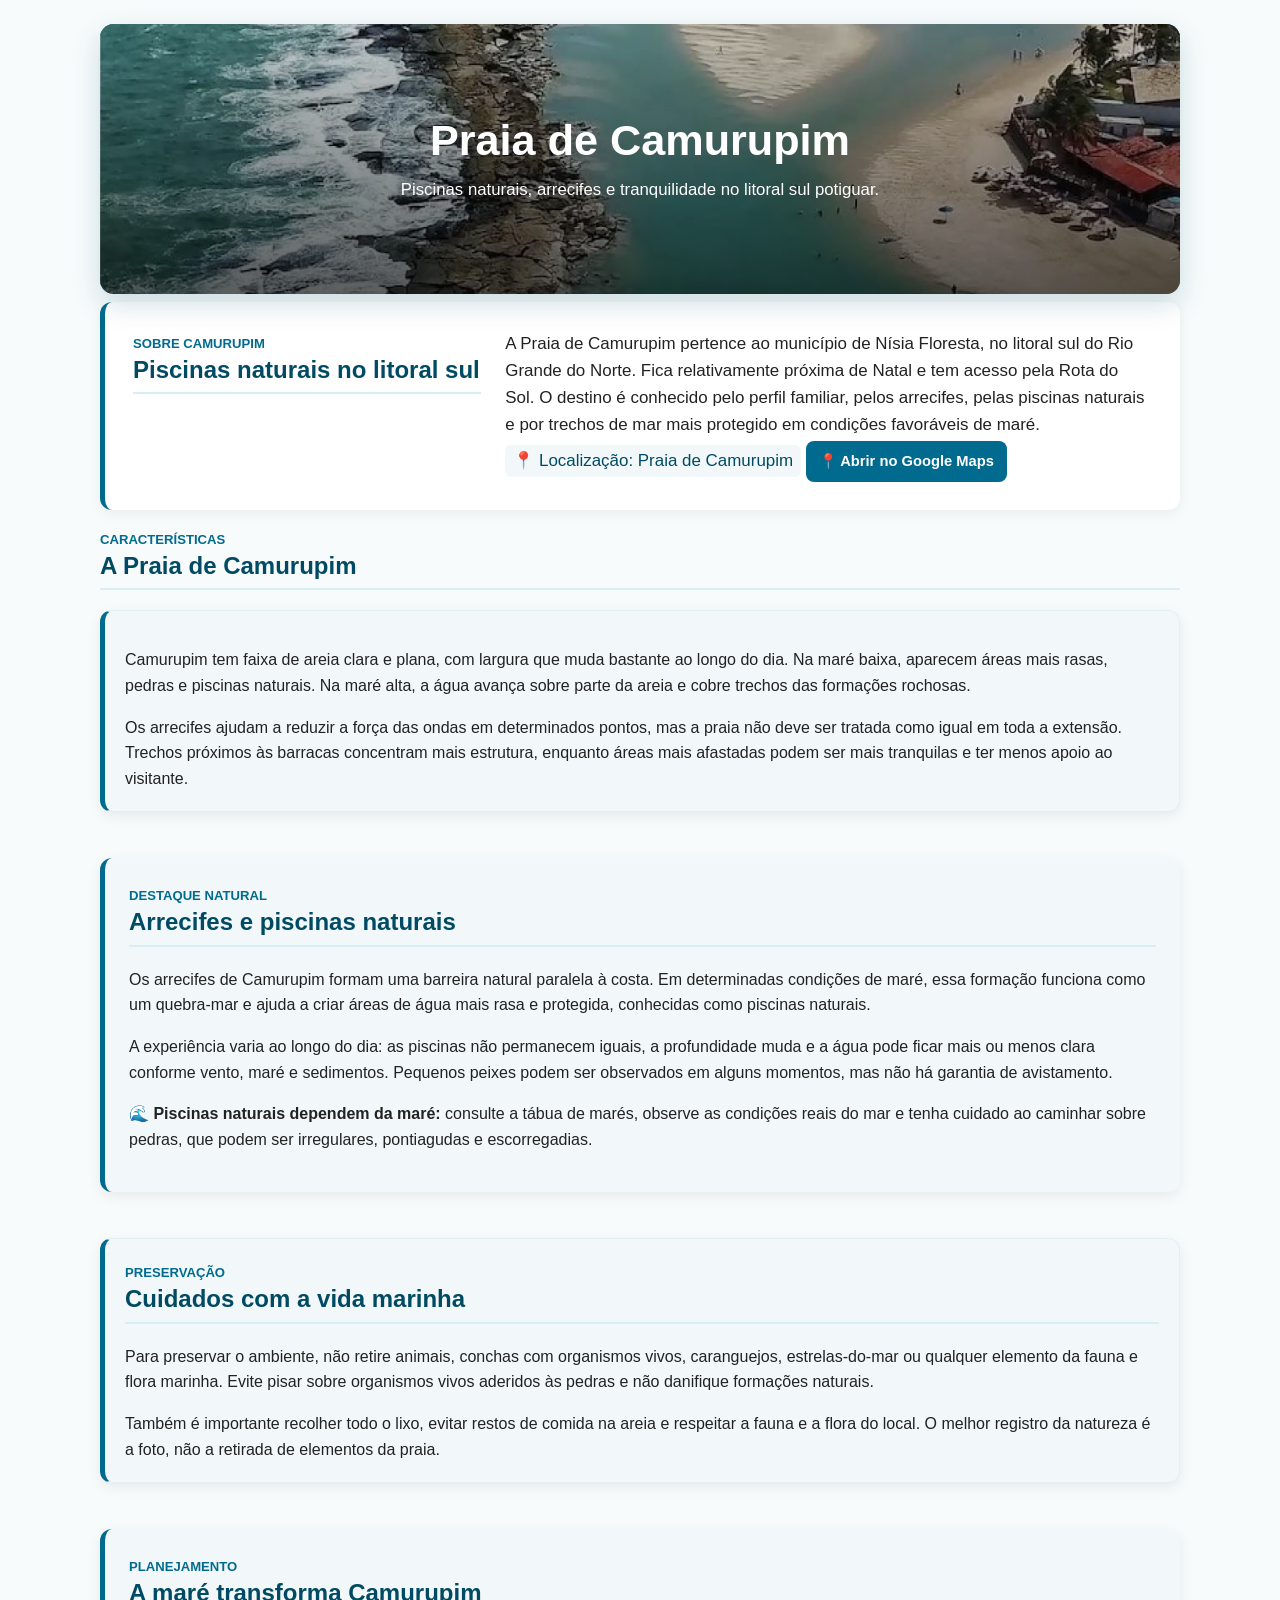
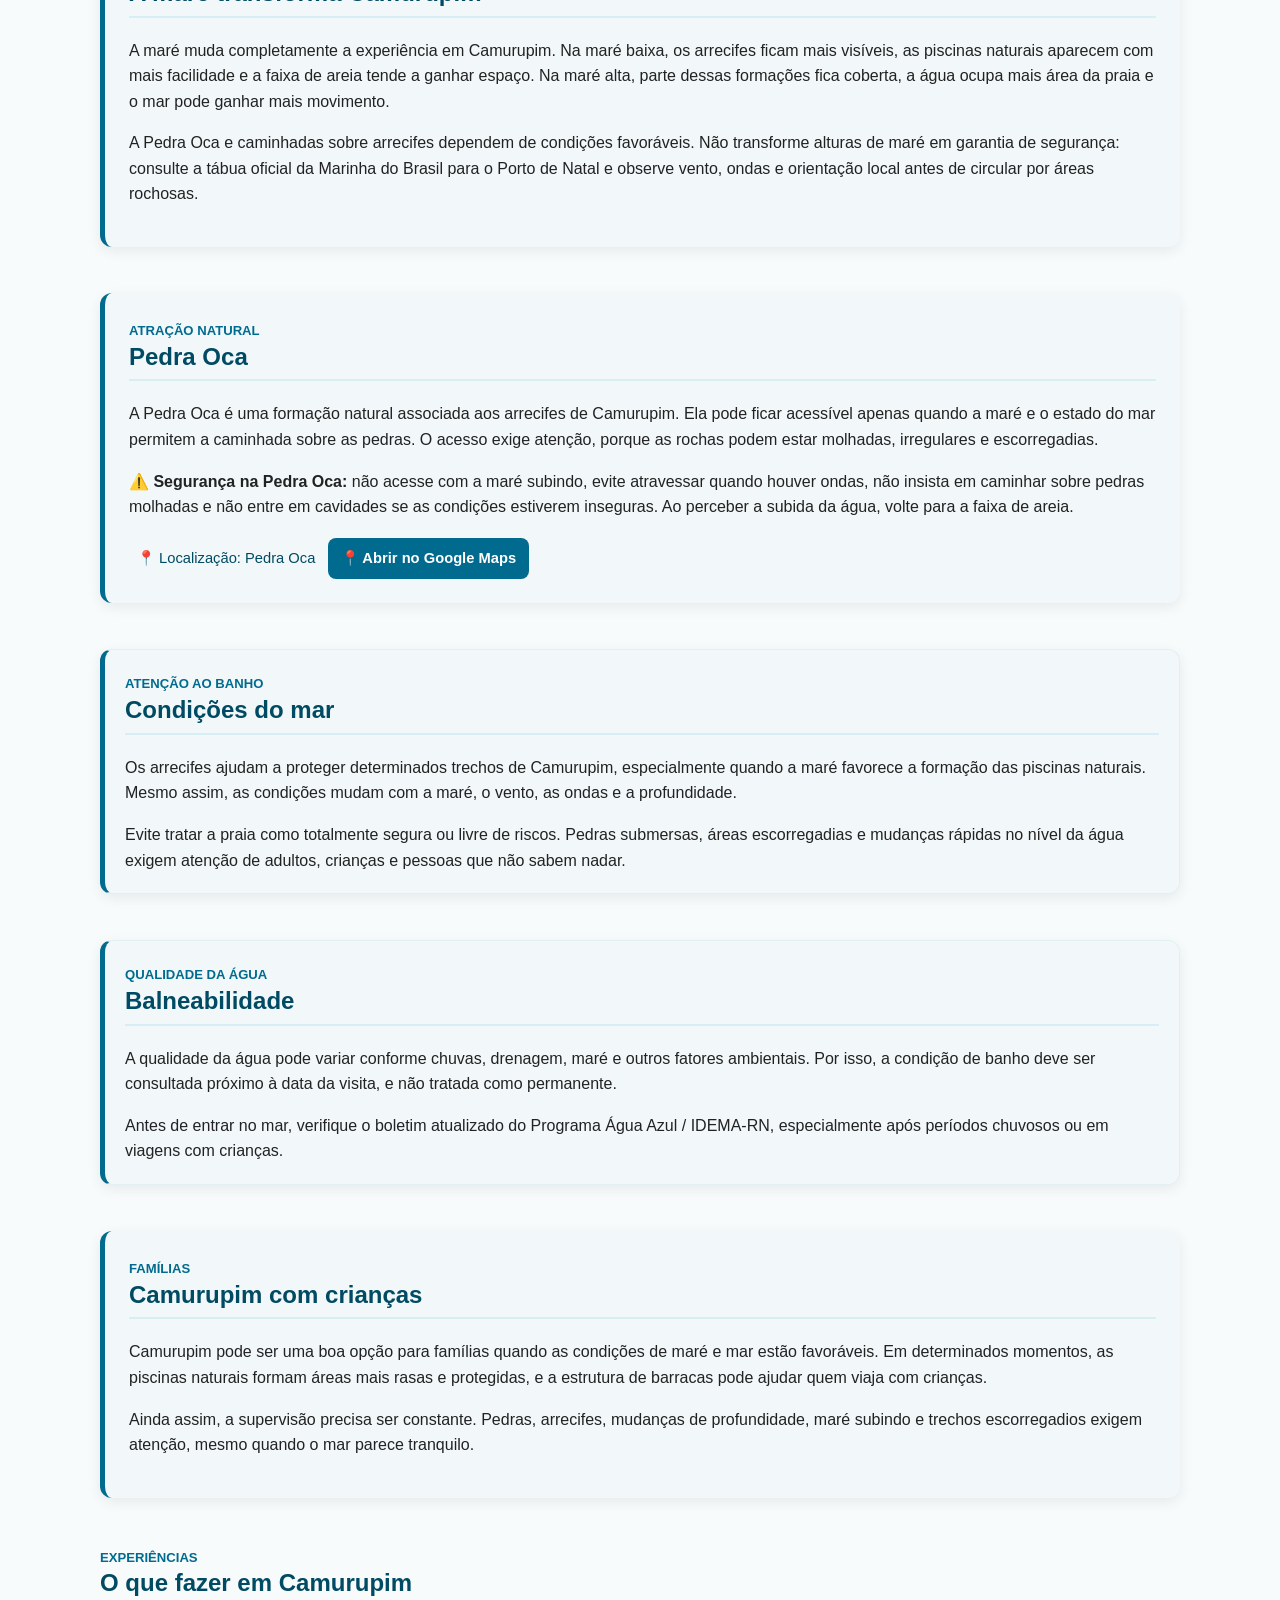
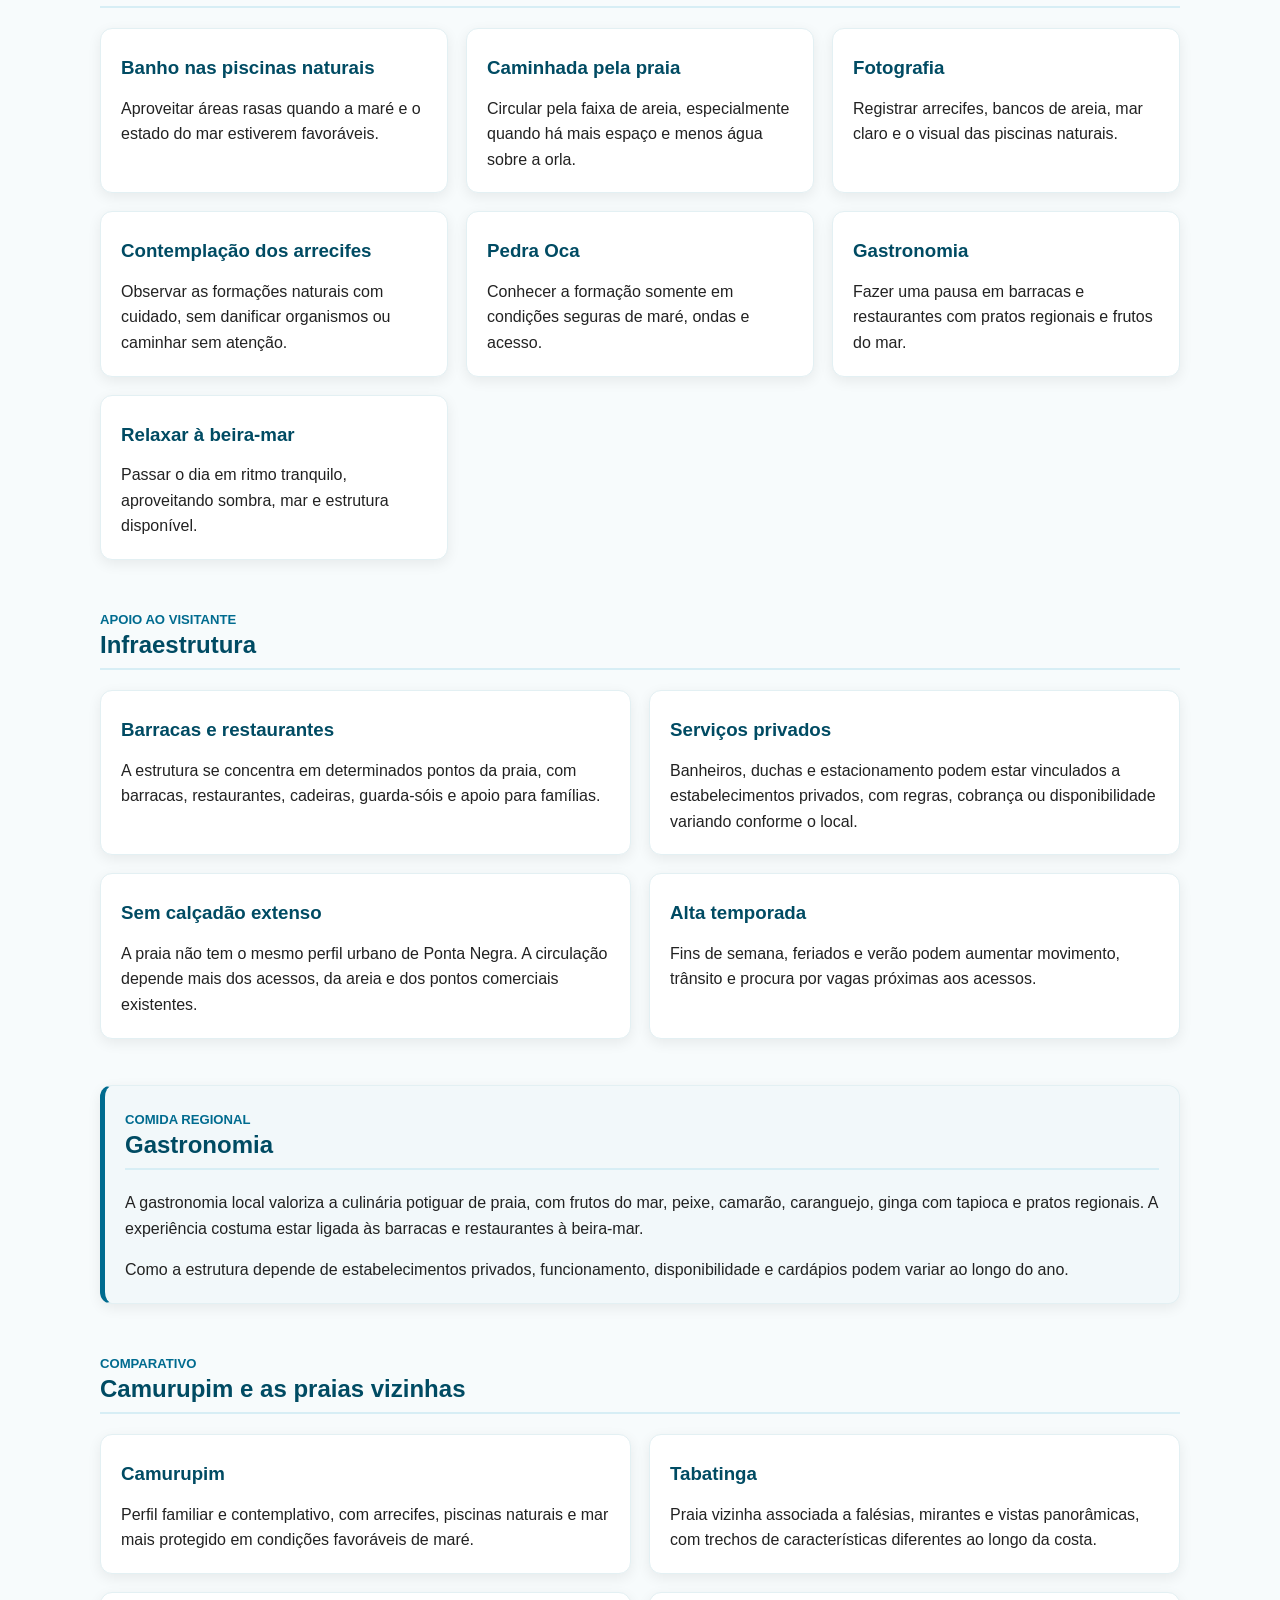
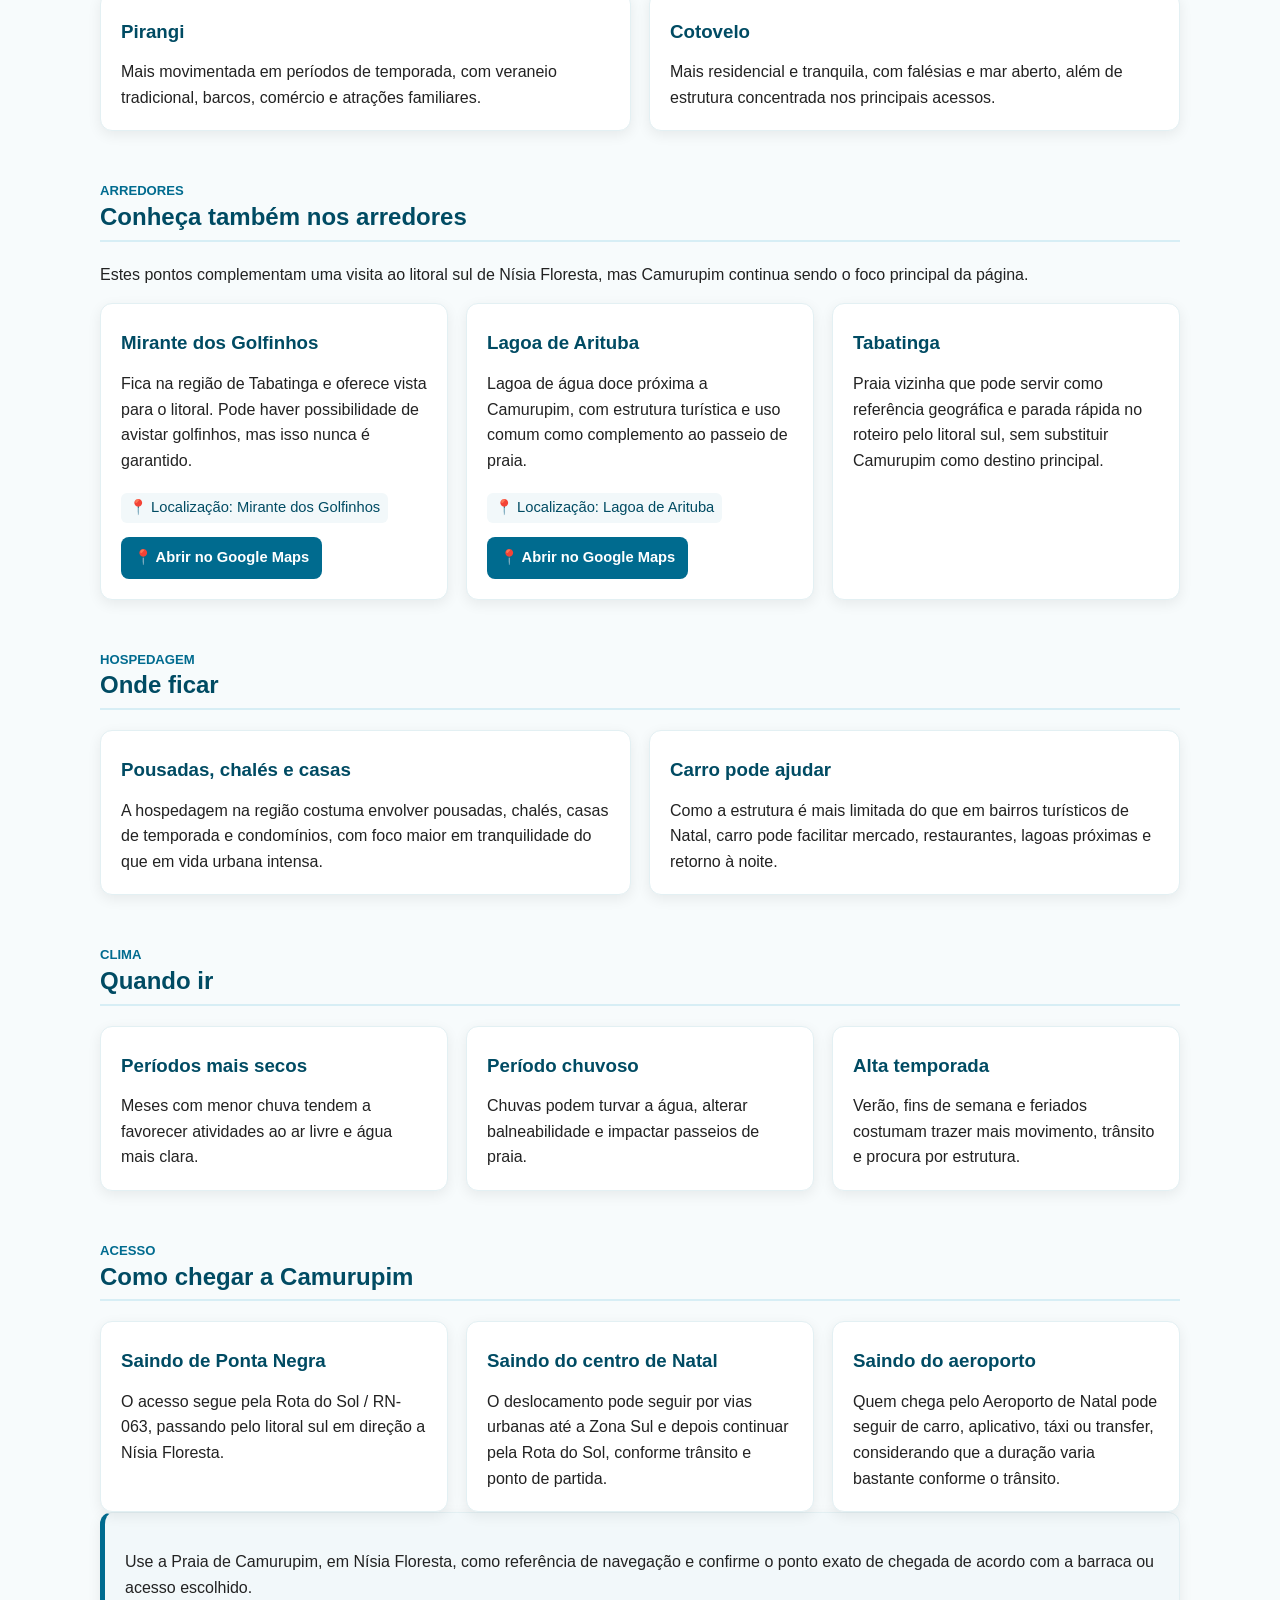
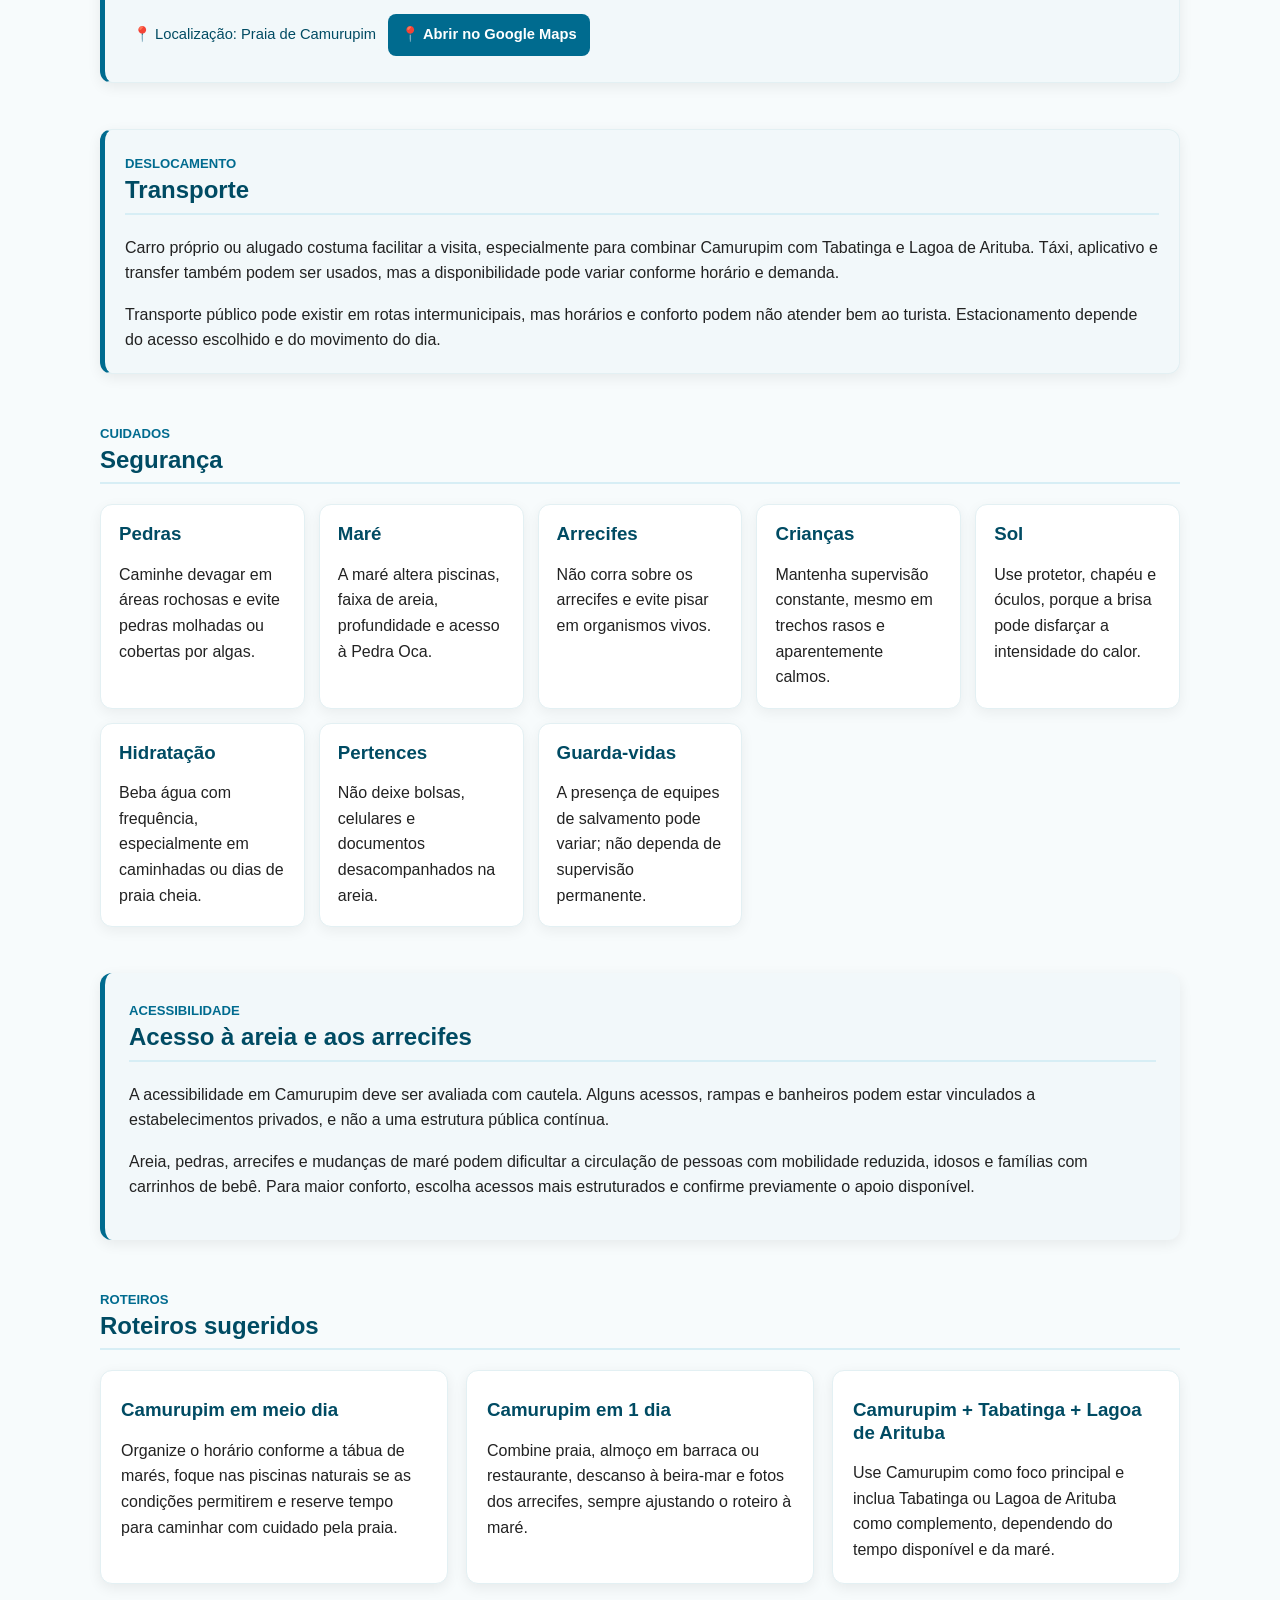
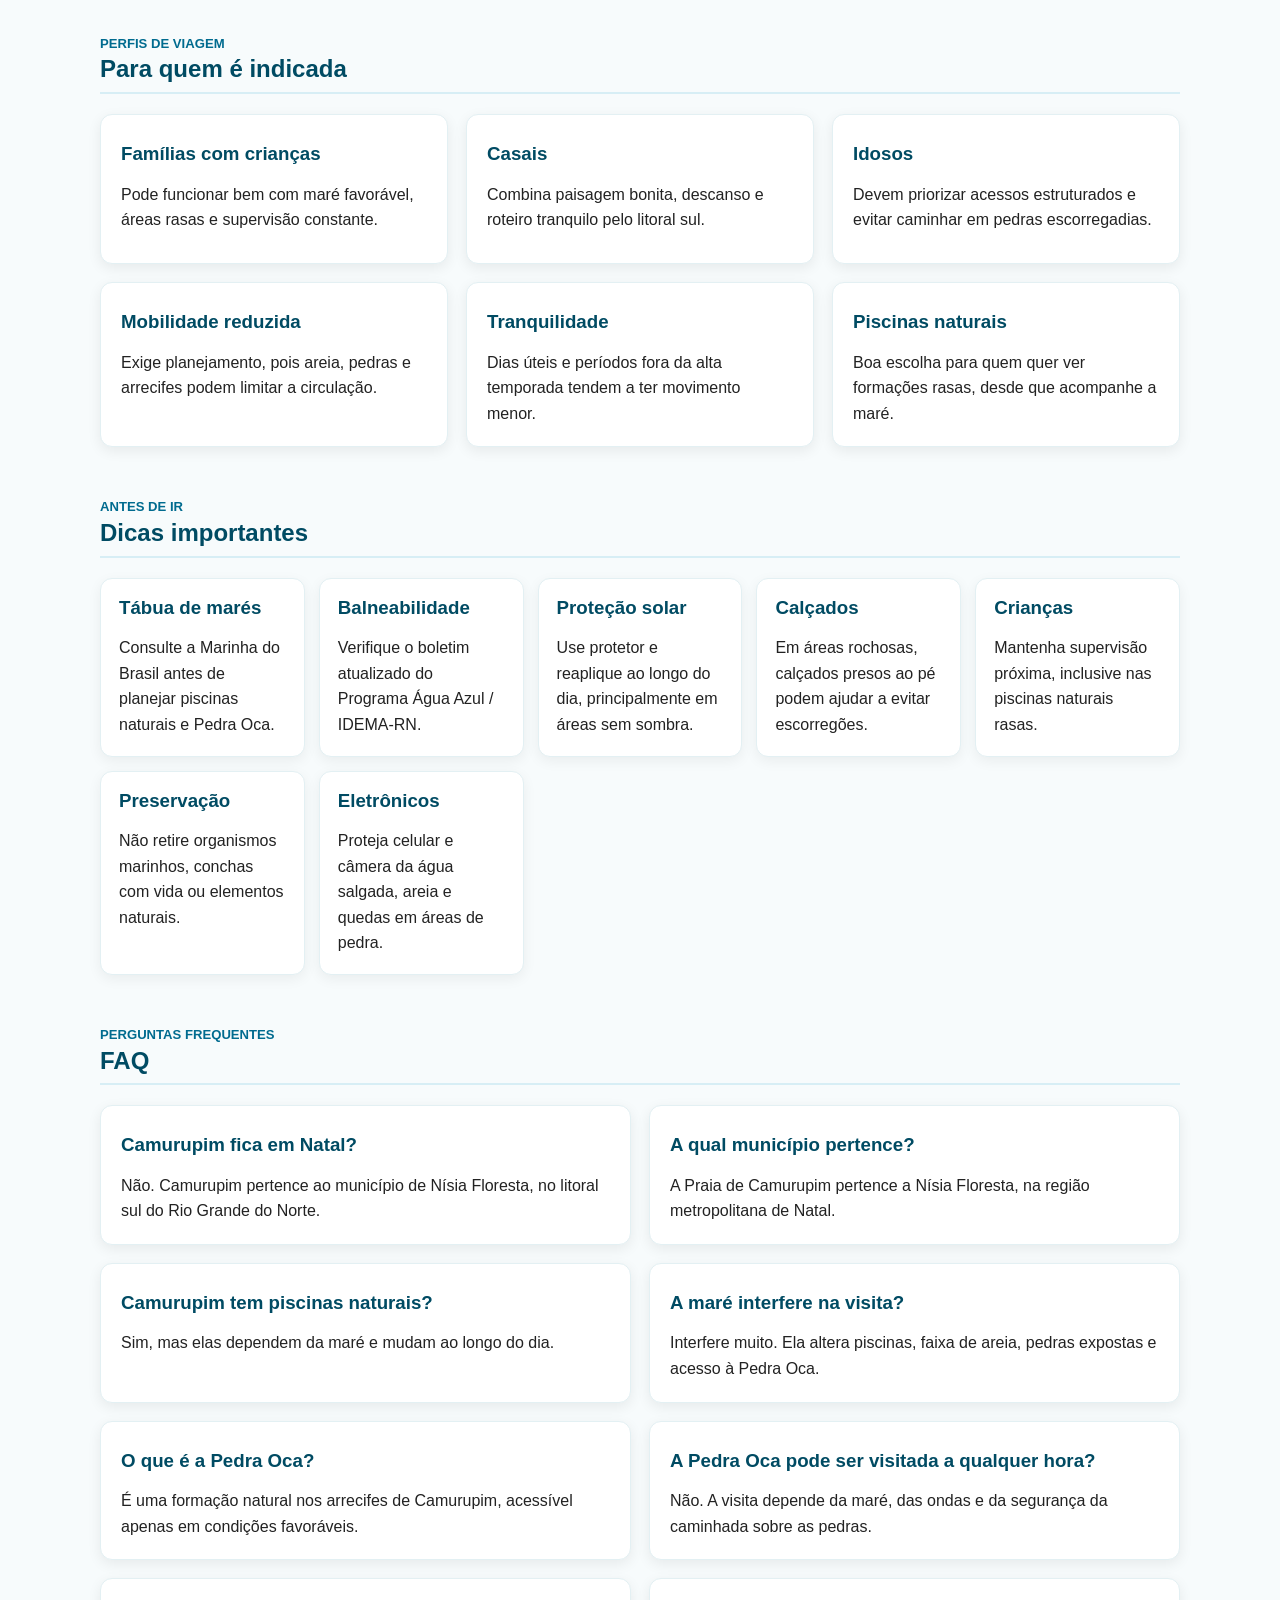
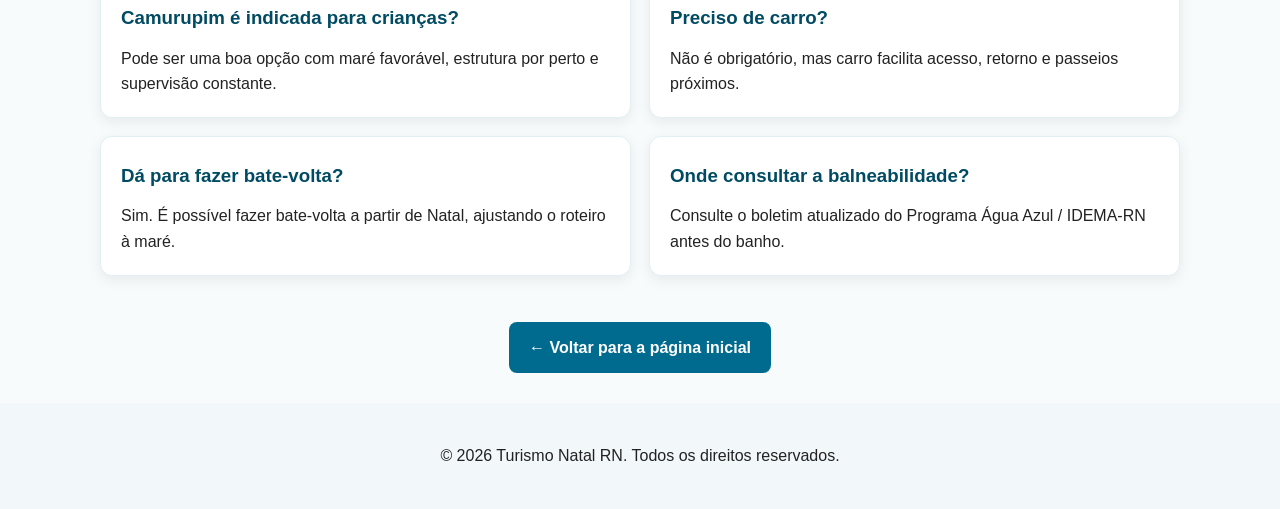
<file: destinos/camurupim.html>
<!DOCTYPE html>
<html lang="pt-BR">
    <head>
        <meta charset="UTF-8">
        <meta name="viewport" content="width=device-width, initial-scale=1.0">
        <link rel="stylesheet" href="../style.css">
        <title>Praia de Camurupim - Turismo Natal RN</title>
    </head>
    <body class="pipa-page">
        <header class="pipa-hero">
            <img src="../imagens/Praia de Camurupim.jpg" alt="Praia de Camurupim">

            <div class="pipa-hero-content">
                <h1>Praia de Camurupim</h1>
                <p class="pipa-hero-subtitle">
                    Piscinas naturais, arrecifes e tranquilidade no litoral sul potiguar.
                </p>
            </div>
        </header>

        <main class="pipa-main">
            <section class="pipa-section pipa-intro">
                <div>
                    <span class="pipa-section-label">Sobre Camurupim</span>
                    <h2>Piscinas naturais no litoral sul</h2>
                </div>
                <div>
                    <p>
                        A Praia de Camurupim pertence ao município de Nísia Floresta, no litoral sul do
                        Rio Grande do Norte. Fica relativamente próxima de Natal e tem acesso pela Rota
                        do Sol. O destino é conhecido pelo perfil familiar, pelos arrecifes, pelas
                        piscinas naturais e por trechos de mar mais protegido em condições favoráveis de
                        maré.
                    </p>
                    <p class="pipa-gps">📍 Localização: Praia de Camurupim</p>
                    <a class="pipa-mapa-btn" href="https://www.google.com/maps/search/?api=1&amp;query=Praia%20de%20Camurupim%2C%20N%C3%ADsia%20Floresta%20-%20RN" target="_blank" rel="noopener noreferrer">📍 Abrir no Google Maps</a>
                </div>
            </section>

            <section class="pipa-section">
                <span class="pipa-section-label">Características</span>
                <h2>A Praia de Camurupim</h2>

                <article class="pipa-card pipa-noite-card">
                    <p>
                        Camurupim tem faixa de areia clara e plana, com largura que muda bastante ao
                        longo do dia. Na maré baixa, aparecem áreas mais rasas, pedras e piscinas
                        naturais. Na maré alta, a água avança sobre parte da areia e cobre trechos das
                        formações rochosas.
                    </p>
                    <p>
                        Os arrecifes ajudam a reduzir a força das ondas em determinados pontos, mas a
                        praia não deve ser tratada como igual em toda a extensão. Trechos próximos às
                        barracas concentram mais estrutura, enquanto áreas mais afastadas podem ser mais
                        tranquilas e ter menos apoio ao visitante.
                    </p>
                </article>
            </section>

            <section class="pipa-section">
                <article class="pipa-alerta">
                    <span class="pipa-section-label">Destaque natural</span>
                    <h2>Arrecifes e piscinas naturais</h2>
                    <p>
                        Os arrecifes de Camurupim formam uma barreira natural paralela à costa. Em
                        determinadas condições de maré, essa formação funciona como um quebra-mar e ajuda
                        a criar áreas de água mais rasa e protegida, conhecidas como piscinas naturais.
                    </p>
                    <p>
                        A experiência varia ao longo do dia: as piscinas não permanecem iguais, a
                        profundidade muda e a água pode ficar mais ou menos clara conforme vento, maré e
                        sedimentos. Pequenos peixes podem ser observados em alguns momentos, mas não há
                        garantia de avistamento.
                    </p>
                    <p>
                        <strong>🌊 Piscinas naturais dependem da maré:</strong> consulte a tábua de marés,
                        observe as condições reais do mar e tenha cuidado ao caminhar sobre pedras, que
                        podem ser irregulares, pontiagudas e escorregadias.
                    </p>
                </article>
            </section>

            <section class="pipa-section">
                <article class="pipa-card pipa-noite-card">
                    <span class="pipa-section-label">Preservação</span>
                    <h2>Cuidados com a vida marinha</h2>
                    <p>
                        Para preservar o ambiente, não retire animais, conchas com organismos vivos,
                        caranguejos, estrelas-do-mar ou qualquer elemento da fauna e flora marinha. Evite
                        pisar sobre organismos vivos aderidos às pedras e não danifique formações
                        naturais.
                    </p>
                    <p>
                        Também é importante recolher todo o lixo, evitar restos de comida na areia e
                        respeitar a fauna e a flora do local. O melhor registro da natureza é a foto, não a
                        retirada de elementos da praia.
                    </p>
                </article>
            </section>

            <section class="pipa-section">
                <article class="pipa-alerta">
                    <span class="pipa-section-label">Planejamento</span>
                    <h2>A maré transforma Camurupim</h2>
                    <p>
                        A maré muda completamente a experiência em Camurupim. Na maré baixa, os arrecifes
                        ficam mais visíveis, as piscinas naturais aparecem com mais facilidade e a faixa de
                        areia tende a ganhar espaço. Na maré alta, parte dessas formações fica coberta, a
                        água ocupa mais área da praia e o mar pode ganhar mais movimento.
                    </p>
                    <p>
                        A Pedra Oca e caminhadas sobre arrecifes dependem de condições favoráveis. Não
                        transforme alturas de maré em garantia de segurança: consulte a tábua oficial da
                        Marinha do Brasil para o Porto de Natal e observe vento, ondas e orientação local
                        antes de circular por áreas rochosas.
                    </p>
                </article>
            </section>

            <section class="pipa-section">
                <article class="pipa-alerta">
                    <span class="pipa-section-label">Atração natural</span>
                    <h2>Pedra Oca</h2>
                    <p>
                        A Pedra Oca é uma formação natural associada aos arrecifes de Camurupim. Ela pode
                        ficar acessível apenas quando a maré e o estado do mar permitem a caminhada sobre
                        as pedras. O acesso exige atenção, porque as rochas podem estar molhadas,
                        irregulares e escorregadias.
                    </p>
                    <p>
                        <strong>⚠️ Segurança na Pedra Oca:</strong> não acesse com a maré subindo, evite
                        atravessar quando houver ondas, não insista em caminhar sobre pedras molhadas e
                        não entre em cavidades se as condições estiverem inseguras. Ao perceber a subida
                        da água, volte para a faixa de areia.
                    </p>
                    <p class="pipa-gps">📍 Localização: Pedra Oca</p>
                    <a class="pipa-mapa-btn" href="https://www.google.com/maps/search/?api=1&amp;query=Pedra%20Oca%2C%20N%C3%ADsia%20Floresta%20-%20RN" target="_blank" rel="noopener noreferrer">📍 Abrir no Google Maps</a>
                </article>
            </section>

            <section class="pipa-section">
                <article class="pipa-card pipa-noite-card">
                    <span class="pipa-section-label">Atenção ao banho</span>
                    <h2>Condições do mar</h2>
                    <p>
                        Os arrecifes ajudam a proteger determinados trechos de Camurupim, especialmente
                        quando a maré favorece a formação das piscinas naturais. Mesmo assim, as condições
                        mudam com a maré, o vento, as ondas e a profundidade.
                    </p>
                    <p>
                        Evite tratar a praia como totalmente segura ou livre de riscos. Pedras submersas,
                        áreas escorregadias e mudanças rápidas no nível da água exigem atenção de adultos,
                        crianças e pessoas que não sabem nadar.
                    </p>
                </article>
            </section>

            <section class="pipa-section">
                <article class="pipa-card pipa-noite-card">
                    <span class="pipa-section-label">Qualidade da água</span>
                    <h2>Balneabilidade</h2>
                    <p>
                        A qualidade da água pode variar conforme chuvas, drenagem, maré e outros fatores
                        ambientais. Por isso, a condição de banho deve ser consultada próximo à data da
                        visita, e não tratada como permanente.
                    </p>
                    <p>
                        Antes de entrar no mar, verifique o boletim atualizado do Programa Água Azul /
                        IDEMA-RN, especialmente após períodos chuvosos ou em viagens com crianças.
                    </p>
                </article>
            </section>

            <section class="pipa-section">
                <article class="pipa-alerta">
                    <span class="pipa-section-label">Famílias</span>
                    <h2>Camurupim com crianças</h2>
                    <p>
                        Camurupim pode ser uma boa opção para famílias quando as condições de maré e mar
                        estão favoráveis. Em determinados momentos, as piscinas naturais formam áreas mais
                        rasas e protegidas, e a estrutura de barracas pode ajudar quem viaja com crianças.
                    </p>
                    <p>
                        Ainda assim, a supervisão precisa ser constante. Pedras, arrecifes, mudanças de
                        profundidade, maré subindo e trechos escorregadios exigem atenção, mesmo quando o
                        mar parece tranquilo.
                    </p>
                </article>
            </section>

            <section class="pipa-section">
                <span class="pipa-section-label">Experiências</span>
                <h2>O que fazer em Camurupim</h2>

                <div class="pipa-grid pipa-grid-3">
                    <article class="pipa-card pipa-card-compacto">
                        <h3>Banho nas piscinas naturais</h3>
                        <p>Aproveitar áreas rasas quando a maré e o estado do mar estiverem favoráveis.</p>
                    </article>

                    <article class="pipa-card pipa-card-compacto">
                        <h3>Caminhada pela praia</h3>
                        <p>Circular pela faixa de areia, especialmente quando há mais espaço e menos água sobre a orla.</p>
                    </article>

                    <article class="pipa-card pipa-card-compacto">
                        <h3>Fotografia</h3>
                        <p>Registrar arrecifes, bancos de areia, mar claro e o visual das piscinas naturais.</p>
                    </article>

                    <article class="pipa-card pipa-card-compacto">
                        <h3>Contemplação dos arrecifes</h3>
                        <p>Observar as formações naturais com cuidado, sem danificar organismos ou caminhar sem atenção.</p>
                    </article>

                    <article class="pipa-card pipa-card-compacto">
                        <h3>Pedra Oca</h3>
                        <p>Conhecer a formação somente em condições seguras de maré, ondas e acesso.</p>
                    </article>

                    <article class="pipa-card pipa-card-compacto">
                        <h3>Gastronomia</h3>
                        <p>Fazer uma pausa em barracas e restaurantes com pratos regionais e frutos do mar.</p>
                    </article>

                    <article class="pipa-card pipa-card-compacto">
                        <h3>Relaxar à beira-mar</h3>
                        <p>Passar o dia em ritmo tranquilo, aproveitando sombra, mar e estrutura disponível.</p>
                    </article>
                </div>
            </section>

            <section class="pipa-section">
                <span class="pipa-section-label">Apoio ao visitante</span>
                <h2>Infraestrutura</h2>

                <div class="pipa-grid pipa-grid-2">
                    <article class="pipa-card">
                        <h3>Barracas e restaurantes</h3>
                        <p>
                            A estrutura se concentra em determinados pontos da praia, com barracas,
                            restaurantes, cadeiras, guarda-sóis e apoio para famílias.
                        </p>
                    </article>

                    <article class="pipa-card">
                        <h3>Serviços privados</h3>
                        <p>
                            Banheiros, duchas e estacionamento podem estar vinculados a estabelecimentos
                            privados, com regras, cobrança ou disponibilidade variando conforme o local.
                        </p>
                    </article>

                    <article class="pipa-card">
                        <h3>Sem calçadão extenso</h3>
                        <p>
                            A praia não tem o mesmo perfil urbano de Ponta Negra. A circulação depende
                            mais dos acessos, da areia e dos pontos comerciais existentes.
                        </p>
                    </article>

                    <article class="pipa-card">
                        <h3>Alta temporada</h3>
                        <p>
                            Fins de semana, feriados e verão podem aumentar movimento, trânsito e procura
                            por vagas próximas aos acessos.
                        </p>
                    </article>
                </div>
            </section>

            <section class="pipa-section">
                <article class="pipa-card pipa-noite-card">
                    <span class="pipa-section-label">Comida regional</span>
                    <h2>Gastronomia</h2>
                    <p>
                        A gastronomia local valoriza a culinária potiguar de praia, com frutos do mar,
                        peixe, camarão, caranguejo, ginga com tapioca e pratos regionais. A experiência
                        costuma estar ligada às barracas e restaurantes à beira-mar.
                    </p>
                    <p>
                        Como a estrutura depende de estabelecimentos privados, funcionamento,
                        disponibilidade e cardápios podem variar ao longo do ano.
                    </p>
                </article>
            </section>

            <section class="pipa-section">
                <span class="pipa-section-label">Comparativo</span>
                <h2>Camurupim e as praias vizinhas</h2>

                <div class="pipa-grid pipa-grid-2">
                    <article class="pipa-card">
                        <h3>Camurupim</h3>
                        <p>
                            Perfil familiar e contemplativo, com arrecifes, piscinas naturais e mar mais
                            protegido em condições favoráveis de maré.
                        </p>
                    </article>

                    <article class="pipa-card">
                        <h3>Tabatinga</h3>
                        <p>
                            Praia vizinha associada a falésias, mirantes e vistas panorâmicas, com trechos
                            de características diferentes ao longo da costa.
                        </p>
                    </article>

                    <article class="pipa-card">
                        <h3>Pirangi</h3>
                        <p>
                            Mais movimentada em períodos de temporada, com veraneio tradicional, barcos,
                            comércio e atrações familiares.
                        </p>
                    </article>

                    <article class="pipa-card">
                        <h3>Cotovelo</h3>
                        <p>
                            Mais residencial e tranquila, com falésias e mar aberto, além de estrutura
                            concentrada nos principais acessos.
                        </p>
                    </article>
                </div>
            </section>

            <section class="pipa-section">
                <span class="pipa-section-label">Arredores</span>
                <h2>Conheça também nos arredores</h2>
                <p>
                    Estes pontos complementam uma visita ao litoral sul de Nísia Floresta, mas Camurupim
                    continua sendo o foco principal da página.
                </p>

                <div class="pipa-grid pipa-grid-3">
                    <article class="pipa-card">
                        <h3>Mirante dos Golfinhos</h3>
                        <p>
                            Fica na região de Tabatinga e oferece vista para o litoral. Pode haver
                            possibilidade de avistar golfinhos, mas isso nunca é garantido.
                        </p>
                        <p class="pipa-gps">📍 Localização: Mirante dos Golfinhos</p>
                        <a class="pipa-mapa-btn" href="https://www.google.com/maps/search/?api=1&amp;query=Mirante%20dos%20Golfinhos%2C%20Tabatinga%20-%20RN" target="_blank" rel="noopener noreferrer">📍 Abrir no Google Maps</a>
                    </article>

                    <article class="pipa-card">
                        <h3>Lagoa de Arituba</h3>
                        <p>
                            Lagoa de água doce próxima a Camurupim, com estrutura turística e uso comum
                            como complemento ao passeio de praia.
                        </p>
                        <p class="pipa-gps">📍 Localização: Lagoa de Arituba</p>
                        <a class="pipa-mapa-btn" href="https://www.google.com/maps/search/?api=1&amp;query=Lagoa%20de%20Arituba%2C%20N%C3%ADsia%20Floresta%20-%20RN" target="_blank" rel="noopener noreferrer">📍 Abrir no Google Maps</a>
                    </article>

                    <article class="pipa-card">
                        <h3>Tabatinga</h3>
                        <p>
                            Praia vizinha que pode servir como referência geográfica e parada rápida no
                            roteiro pelo litoral sul, sem substituir Camurupim como destino principal.
                        </p>
                    </article>
                </div>
            </section>

            <section class="pipa-section">
                <span class="pipa-section-label">Hospedagem</span>
                <h2>Onde ficar</h2>

                <div class="pipa-grid pipa-grid-2">
                    <article class="pipa-card">
                        <h3>Pousadas, chalés e casas</h3>
                        <p>
                            A hospedagem na região costuma envolver pousadas, chalés, casas de temporada
                            e condomínios, com foco maior em tranquilidade do que em vida urbana intensa.
                        </p>
                    </article>

                    <article class="pipa-card">
                        <h3>Carro pode ajudar</h3>
                        <p>
                            Como a estrutura é mais limitada do que em bairros turísticos de Natal, carro
                            pode facilitar mercado, restaurantes, lagoas próximas e retorno à noite.
                        </p>
                    </article>
                </div>
            </section>

            <section class="pipa-section">
                <span class="pipa-section-label">Clima</span>
                <h2>Quando ir</h2>

                <div class="pipa-grid pipa-grid-3">
                    <article class="pipa-card pipa-card-compacto">
                        <h3>Períodos mais secos</h3>
                        <p>Meses com menor chuva tendem a favorecer atividades ao ar livre e água mais clara.</p>
                    </article>

                    <article class="pipa-card pipa-card-compacto">
                        <h3>Período chuvoso</h3>
                        <p>Chuvas podem turvar a água, alterar balneabilidade e impactar passeios de praia.</p>
                    </article>

                    <article class="pipa-card pipa-card-compacto">
                        <h3>Alta temporada</h3>
                        <p>Verão, fins de semana e feriados costumam trazer mais movimento, trânsito e procura por estrutura.</p>
                    </article>
                </div>
            </section>

            <section class="pipa-section">
                <span class="pipa-section-label">Acesso</span>
                <h2>Como chegar a Camurupim</h2>

                <div class="pipa-grid pipa-grid-3">
                    <article class="pipa-card">
                        <h3>Saindo de Ponta Negra</h3>
                        <p>
                            O acesso segue pela Rota do Sol / RN-063, passando pelo litoral sul em direção
                            a Nísia Floresta.
                        </p>
                    </article>

                    <article class="pipa-card">
                        <h3>Saindo do centro de Natal</h3>
                        <p>
                            O deslocamento pode seguir por vias urbanas até a Zona Sul e depois continuar
                            pela Rota do Sol, conforme trânsito e ponto de partida.
                        </p>
                    </article>

                    <article class="pipa-card">
                        <h3>Saindo do aeroporto</h3>
                        <p>
                            Quem chega pelo Aeroporto de Natal pode seguir de carro, aplicativo, táxi ou
                            transfer, considerando que a duração varia bastante conforme o trânsito.
                        </p>
                    </article>
                </div>

                <article class="pipa-card pipa-noite-card">
                    <p>
                        Use a Praia de Camurupim, em Nísia Floresta, como referência de navegação e
                        confirme o ponto exato de chegada de acordo com a barraca ou acesso escolhido.
                    </p>
                    <p class="pipa-gps">📍 Localização: Praia de Camurupim</p>
                    <a class="pipa-mapa-btn" href="https://www.google.com/maps/search/?api=1&amp;query=Praia%20de%20Camurupim%2C%20N%C3%ADsia%20Floresta%20-%20RN" target="_blank" rel="noopener noreferrer">📍 Abrir no Google Maps</a>
                </article>
            </section>

            <section class="pipa-section">
                <article class="pipa-card pipa-noite-card">
                    <span class="pipa-section-label">Deslocamento</span>
                    <h2>Transporte</h2>
                    <p>
                        Carro próprio ou alugado costuma facilitar a visita, especialmente para combinar
                        Camurupim com Tabatinga e Lagoa de Arituba. Táxi, aplicativo e transfer também
                        podem ser usados, mas a disponibilidade pode variar conforme horário e demanda.
                    </p>
                    <p>
                        Transporte público pode existir em rotas intermunicipais, mas horários e conforto
                        podem não atender bem ao turista. Estacionamento depende do acesso escolhido e do
                        movimento do dia.
                    </p>
                </article>
            </section>

            <section class="pipa-section">
                <span class="pipa-section-label">Cuidados</span>
                <h2>Segurança</h2>

                <div class="pipa-dicas">
                    <article>
                        <h3>Pedras</h3>
                        <p>Caminhe devagar em áreas rochosas e evite pedras molhadas ou cobertas por algas.</p>
                    </article>

                    <article>
                        <h3>Maré</h3>
                        <p>A maré altera piscinas, faixa de areia, profundidade e acesso à Pedra Oca.</p>
                    </article>

                    <article>
                        <h3>Arrecifes</h3>
                        <p>Não corra sobre os arrecifes e evite pisar em organismos vivos.</p>
                    </article>

                    <article>
                        <h3>Crianças</h3>
                        <p>Mantenha supervisão constante, mesmo em trechos rasos e aparentemente calmos.</p>
                    </article>

                    <article>
                        <h3>Sol</h3>
                        <p>Use protetor, chapéu e óculos, porque a brisa pode disfarçar a intensidade do calor.</p>
                    </article>

                    <article>
                        <h3>Hidratação</h3>
                        <p>Beba água com frequência, especialmente em caminhadas ou dias de praia cheia.</p>
                    </article>

                    <article>
                        <h3>Pertences</h3>
                        <p>Não deixe bolsas, celulares e documentos desacompanhados na areia.</p>
                    </article>

                    <article>
                        <h3>Guarda-vidas</h3>
                        <p>A presença de equipes de salvamento pode variar; não dependa de supervisão permanente.</p>
                    </article>
                </div>
            </section>

            <section class="pipa-section">
                <article class="pipa-alerta">
                    <span class="pipa-section-label">Acessibilidade</span>
                    <h2>Acesso à areia e aos arrecifes</h2>
                    <p>
                        A acessibilidade em Camurupim deve ser avaliada com cautela. Alguns acessos,
                        rampas e banheiros podem estar vinculados a estabelecimentos privados, e não a uma
                        estrutura pública contínua.
                    </p>
                    <p>
                        Areia, pedras, arrecifes e mudanças de maré podem dificultar a circulação de
                        pessoas com mobilidade reduzida, idosos e famílias com carrinhos de bebê. Para
                        maior conforto, escolha acessos mais estruturados e confirme previamente o apoio
                        disponível.
                    </p>
                </article>
            </section>

            <section class="pipa-section">
                <span class="pipa-section-label">Roteiros</span>
                <h2>Roteiros sugeridos</h2>

                <div class="pipa-grid pipa-grid-3">
                    <article class="pipa-card">
                        <h3>Camurupim em meio dia</h3>
                        <p>
                            Organize o horário conforme a tábua de marés, foque nas piscinas naturais se
                            as condições permitirem e reserve tempo para caminhar com cuidado pela praia.
                        </p>
                    </article>

                    <article class="pipa-card">
                        <h3>Camurupim em 1 dia</h3>
                        <p>
                            Combine praia, almoço em barraca ou restaurante, descanso à beira-mar e fotos
                            dos arrecifes, sempre ajustando o roteiro à maré.
                        </p>
                    </article>

                    <article class="pipa-card">
                        <h3>Camurupim + Tabatinga + Lagoa de Arituba</h3>
                        <p>
                            Use Camurupim como foco principal e inclua Tabatinga ou Lagoa de Arituba como
                            complemento, dependendo do tempo disponível e da maré.
                        </p>
                    </article>
                </div>
            </section>

            <section class="pipa-section">
                <span class="pipa-section-label">Perfis de viagem</span>
                <h2>Para quem é indicada</h2>

                <div class="pipa-grid pipa-grid-3">
                    <article class="pipa-card pipa-card-compacto">
                        <h3>Famílias com crianças</h3>
                        <p>Pode funcionar bem com maré favorável, áreas rasas e supervisão constante.</p>
                    </article>

                    <article class="pipa-card pipa-card-compacto">
                        <h3>Casais</h3>
                        <p>Combina paisagem bonita, descanso e roteiro tranquilo pelo litoral sul.</p>
                    </article>

                    <article class="pipa-card pipa-card-compacto">
                        <h3>Idosos</h3>
                        <p>Devem priorizar acessos estruturados e evitar caminhar em pedras escorregadias.</p>
                    </article>

                    <article class="pipa-card pipa-card-compacto">
                        <h3>Mobilidade reduzida</h3>
                        <p>Exige planejamento, pois areia, pedras e arrecifes podem limitar a circulação.</p>
                    </article>

                    <article class="pipa-card pipa-card-compacto">
                        <h3>Tranquilidade</h3>
                        <p>Dias úteis e períodos fora da alta temporada tendem a ter movimento menor.</p>
                    </article>

                    <article class="pipa-card pipa-card-compacto">
                        <h3>Piscinas naturais</h3>
                        <p>Boa escolha para quem quer ver formações rasas, desde que acompanhe a maré.</p>
                    </article>
                </div>
            </section>

            <section class="pipa-section">
                <span class="pipa-section-label">Antes de ir</span>
                <h2>Dicas importantes</h2>

                <div class="pipa-dicas">
                    <article>
                        <h3>Tábua de marés</h3>
                        <p>Consulte a Marinha do Brasil antes de planejar piscinas naturais e Pedra Oca.</p>
                    </article>

                    <article>
                        <h3>Balneabilidade</h3>
                        <p>Verifique o boletim atualizado do Programa Água Azul / IDEMA-RN.</p>
                    </article>

                    <article>
                        <h3>Proteção solar</h3>
                        <p>Use protetor e reaplique ao longo do dia, principalmente em áreas sem sombra.</p>
                    </article>

                    <article>
                        <h3>Calçados</h3>
                        <p>Em áreas rochosas, calçados presos ao pé podem ajudar a evitar escorregões.</p>
                    </article>

                    <article>
                        <h3>Crianças</h3>
                        <p>Mantenha supervisão próxima, inclusive nas piscinas naturais rasas.</p>
                    </article>

                    <article>
                        <h3>Preservação</h3>
                        <p>Não retire organismos marinhos, conchas com vida ou elementos naturais.</p>
                    </article>

                    <article>
                        <h3>Eletrônicos</h3>
                        <p>Proteja celular e câmera da água salgada, areia e quedas em áreas de pedra.</p>
                    </article>
                </div>
            </section>

            <section class="pipa-section">
                <span class="pipa-section-label">Perguntas frequentes</span>
                <h2>FAQ</h2>

                <div class="pipa-grid pipa-grid-2">
                    <article class="pipa-card">
                        <h3>Camurupim fica em Natal?</h3>
                        <p>Não. Camurupim pertence ao município de Nísia Floresta, no litoral sul do Rio Grande do Norte.</p>
                    </article>

                    <article class="pipa-card">
                        <h3>A qual município pertence?</h3>
                        <p>A Praia de Camurupim pertence a Nísia Floresta, na região metropolitana de Natal.</p>
                    </article>

                    <article class="pipa-card">
                        <h3>Camurupim tem piscinas naturais?</h3>
                        <p>Sim, mas elas dependem da maré e mudam ao longo do dia.</p>
                    </article>

                    <article class="pipa-card">
                        <h3>A maré interfere na visita?</h3>
                        <p>Interfere muito. Ela altera piscinas, faixa de areia, pedras expostas e acesso à Pedra Oca.</p>
                    </article>

                    <article class="pipa-card">
                        <h3>O que é a Pedra Oca?</h3>
                        <p>É uma formação natural nos arrecifes de Camurupim, acessível apenas em condições favoráveis.</p>
                    </article>

                    <article class="pipa-card">
                        <h3>A Pedra Oca pode ser visitada a qualquer hora?</h3>
                        <p>Não. A visita depende da maré, das ondas e da segurança da caminhada sobre as pedras.</p>
                    </article>

                    <article class="pipa-card">
                        <h3>Camurupim é indicada para crianças?</h3>
                        <p>Pode ser uma boa opção com maré favorável, estrutura por perto e supervisão constante.</p>
                    </article>

                    <article class="pipa-card">
                        <h3>Preciso de carro?</h3>
                        <p>Não é obrigatório, mas carro facilita acesso, retorno e passeios próximos.</p>
                    </article>

                    <article class="pipa-card">
                        <h3>Dá para fazer bate-volta?</h3>
                        <p>Sim. É possível fazer bate-volta a partir de Natal, ajustando o roteiro à maré.</p>
                    </article>

                    <article class="pipa-card">
                        <h3>Onde consultar a balneabilidade?</h3>
                        <p>Consulte o boletim atualizado do Programa Água Azul / IDEMA-RN antes do banho.</p>
                    </article>
                </div>
            </section>

            <section class="pipa-section pipa-voltar">
                <a class="pipa-botao-voltar" href="../index.html">← Voltar para a página inicial</a>
            </section>
        </main>

        <footer>
            <p>&copy; 2026 Turismo Natal RN. Todos os direitos reservados.</p>
        </footer>
    </body>
</html>
</file>
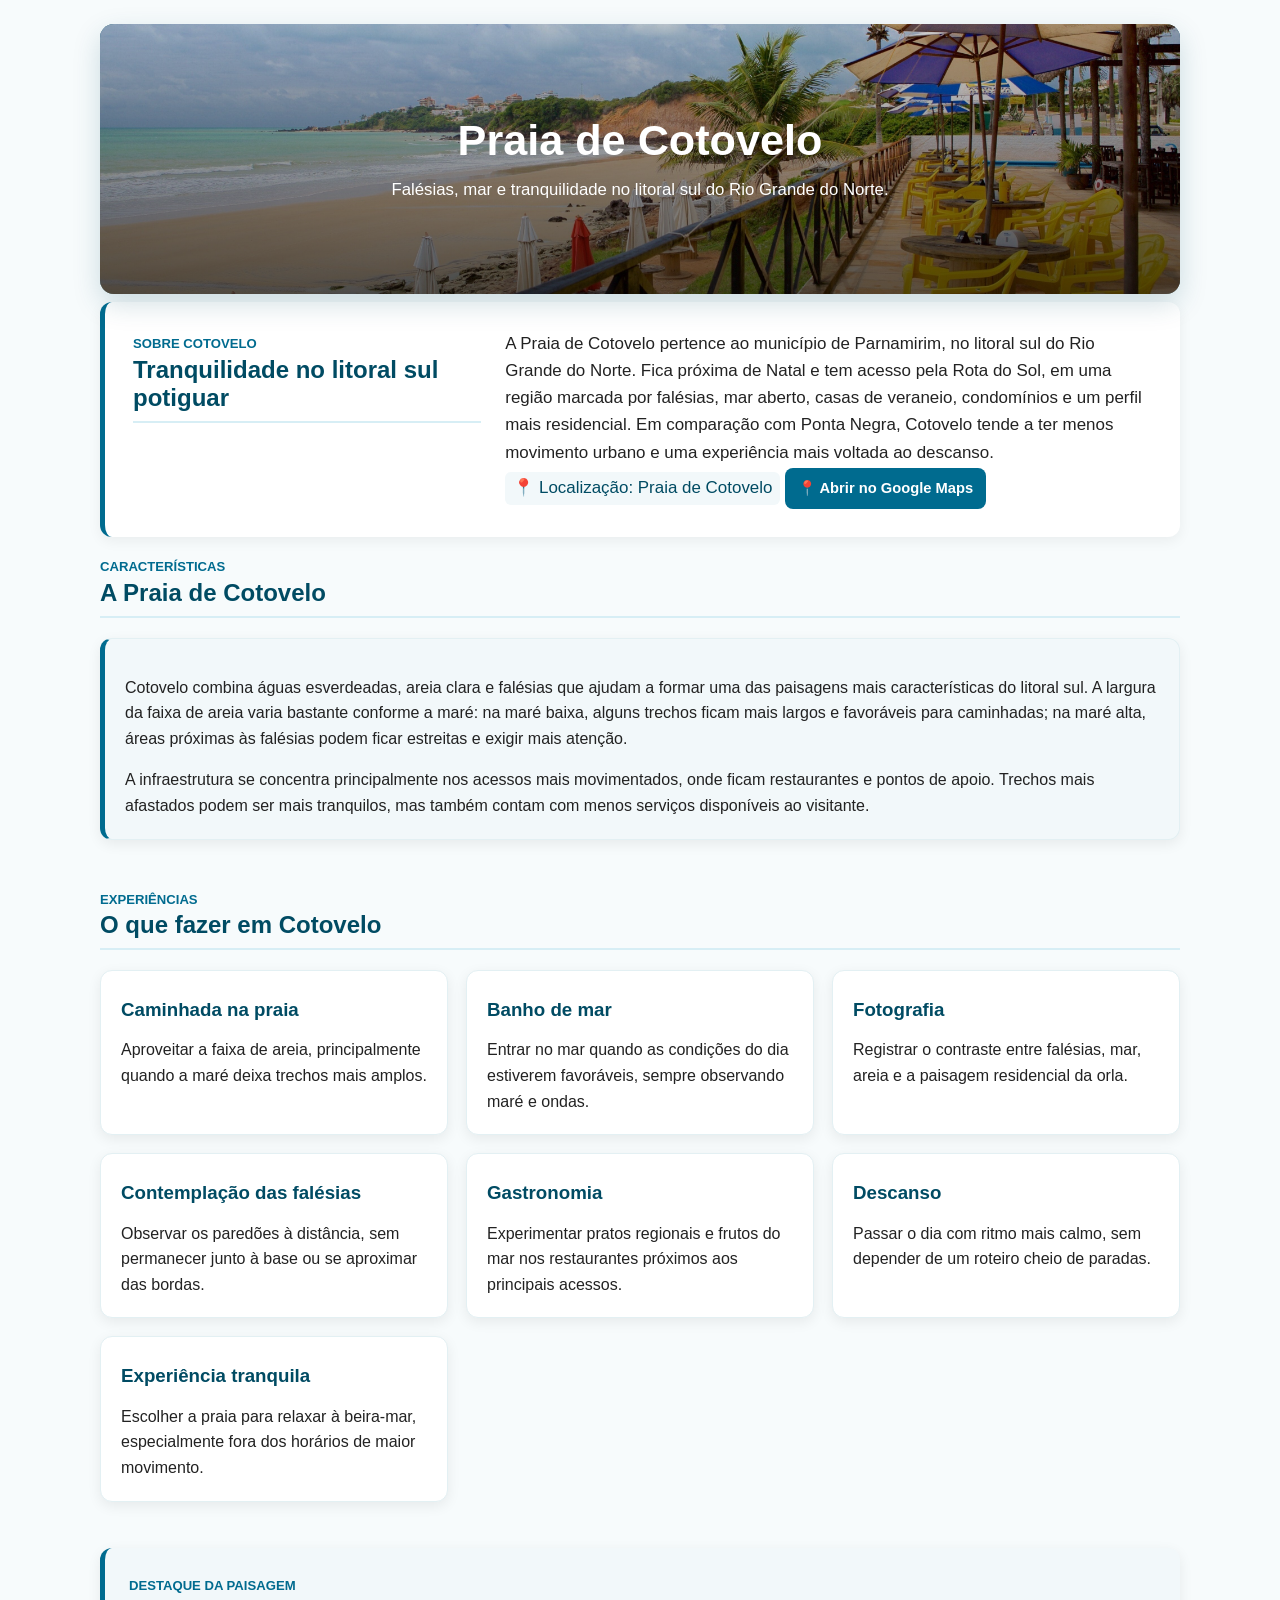
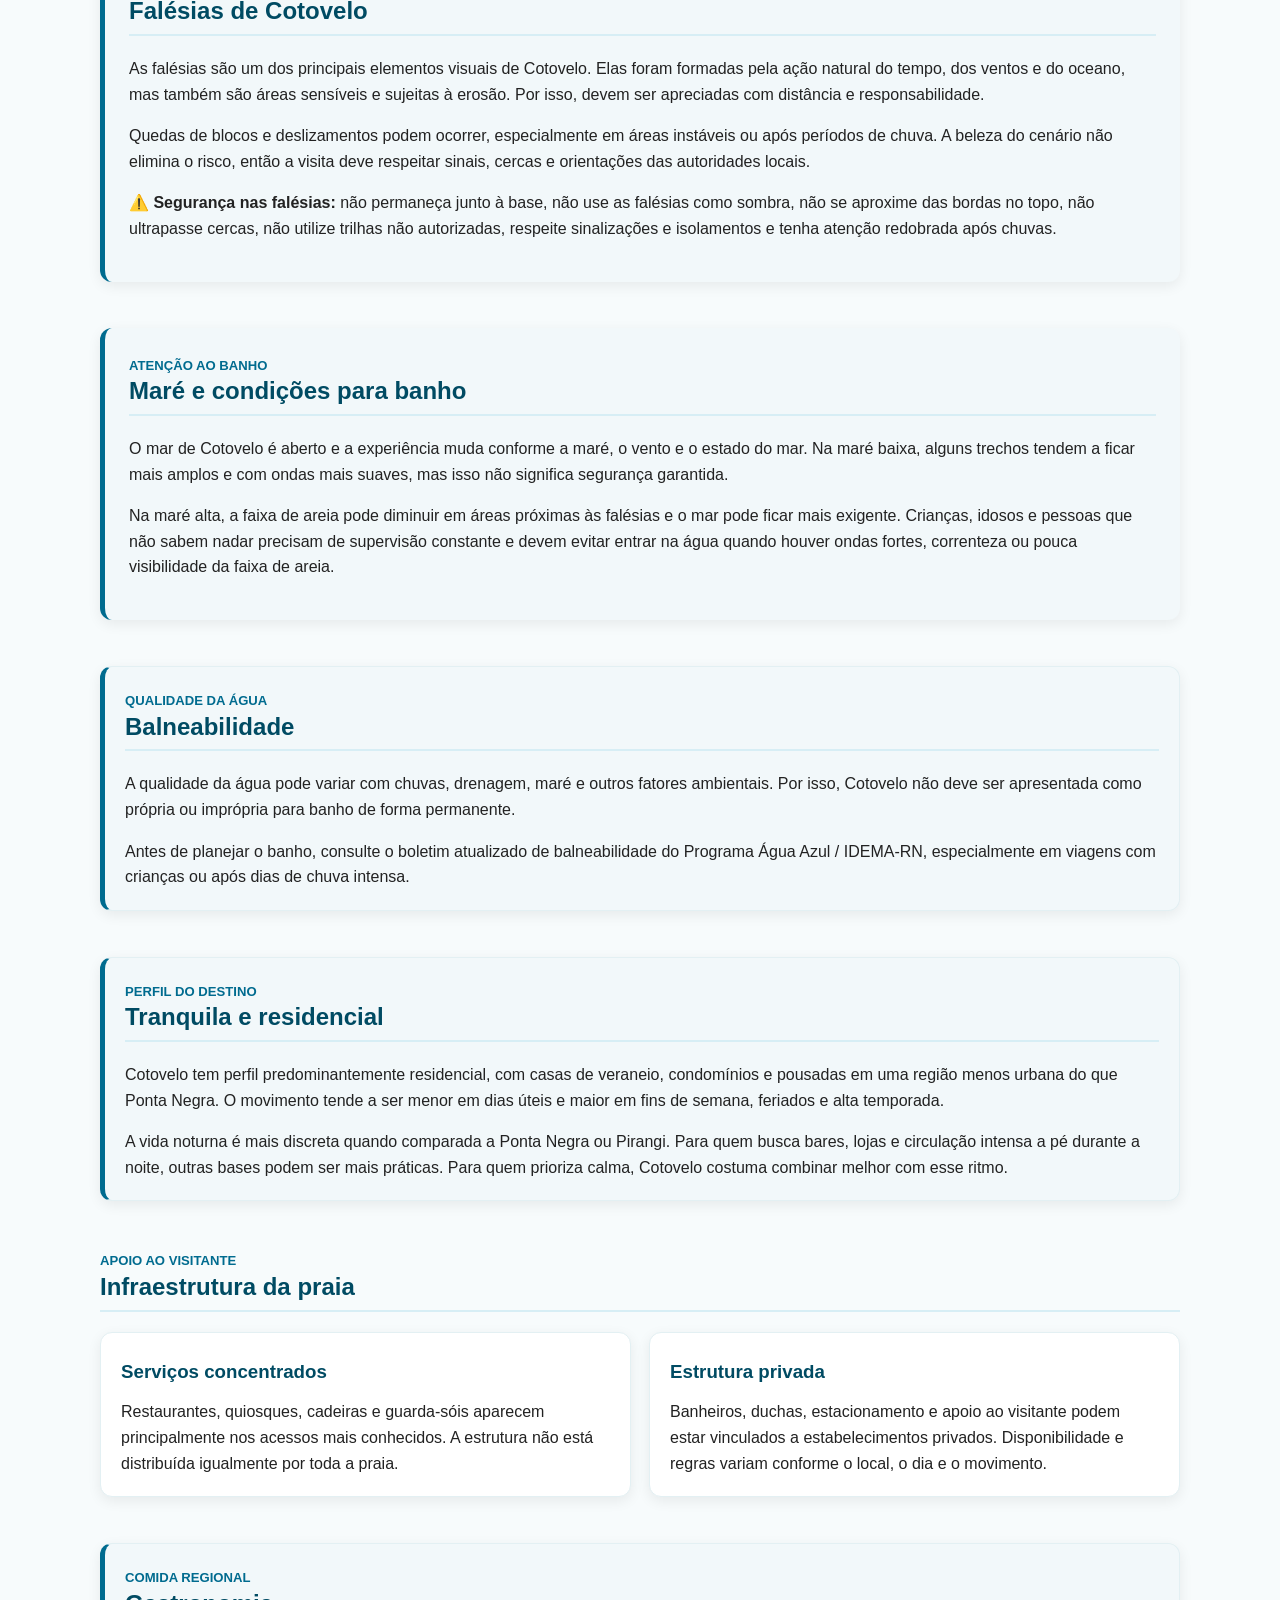
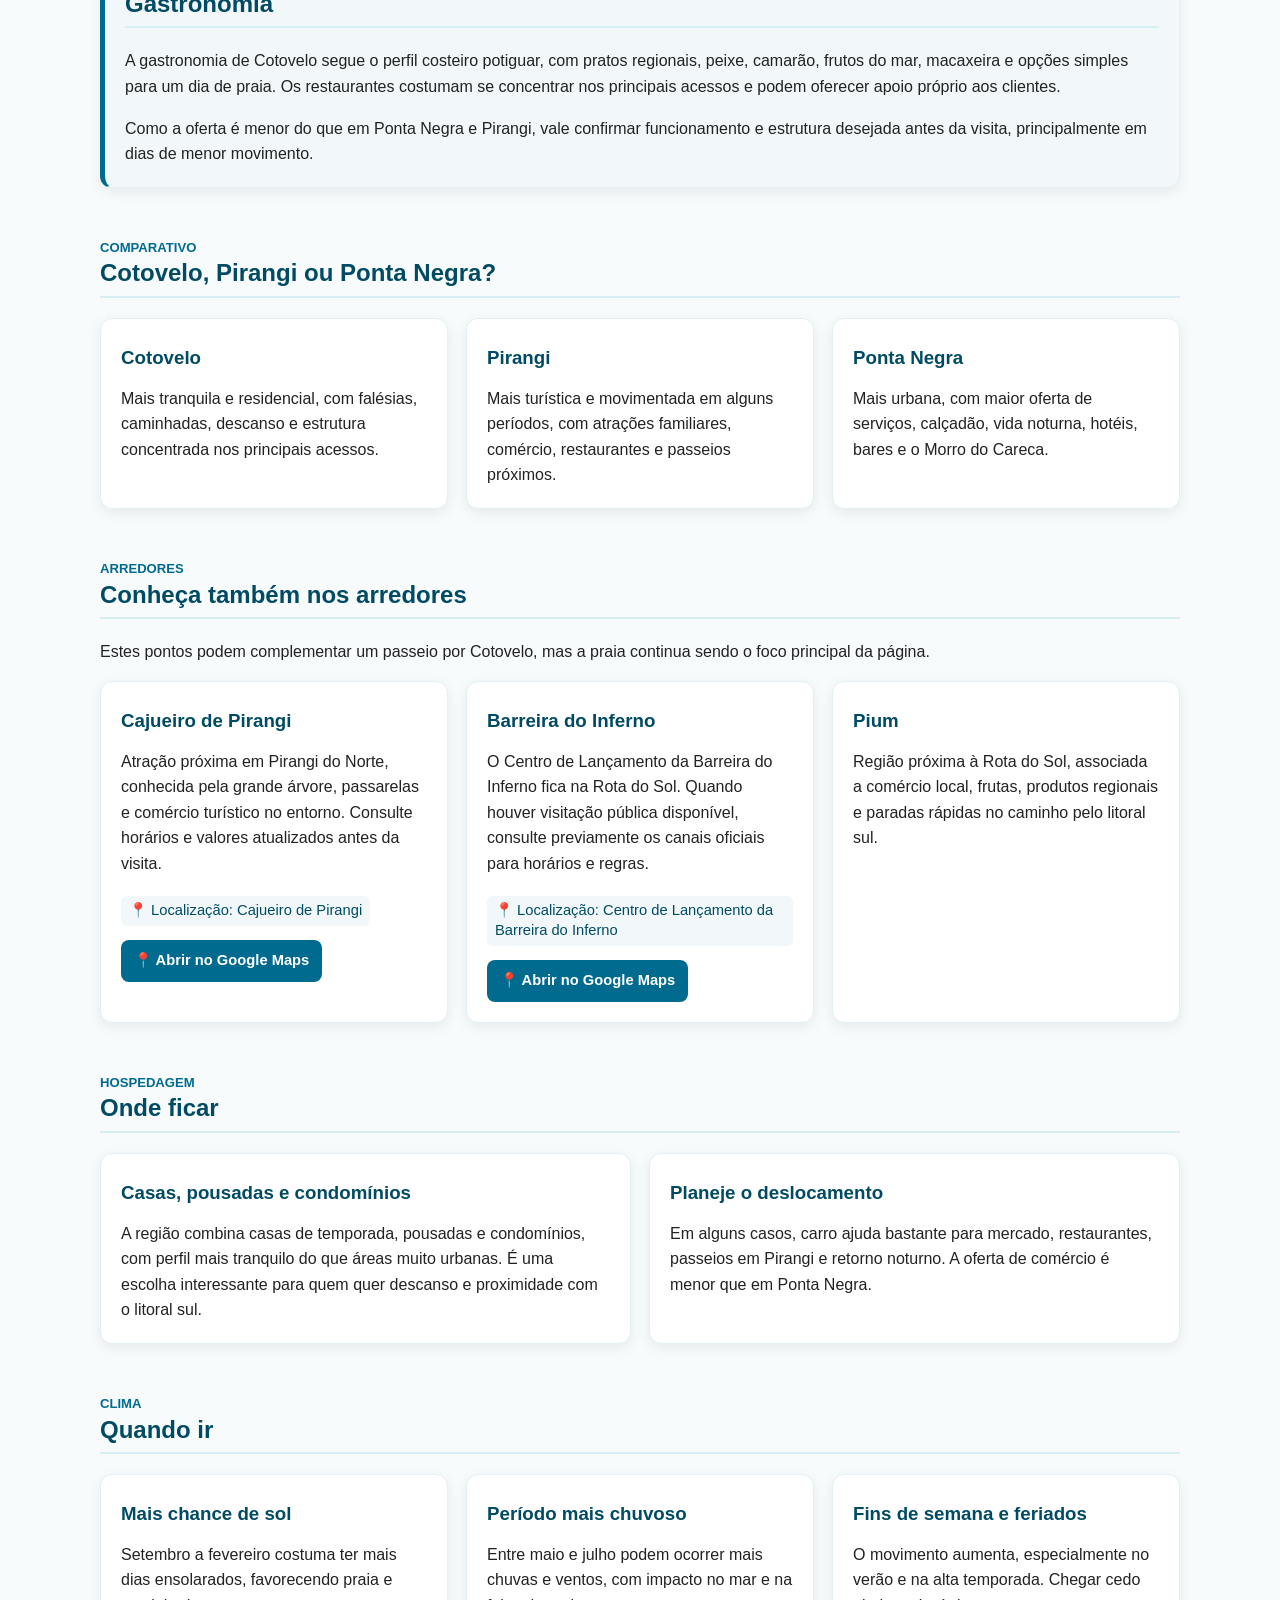
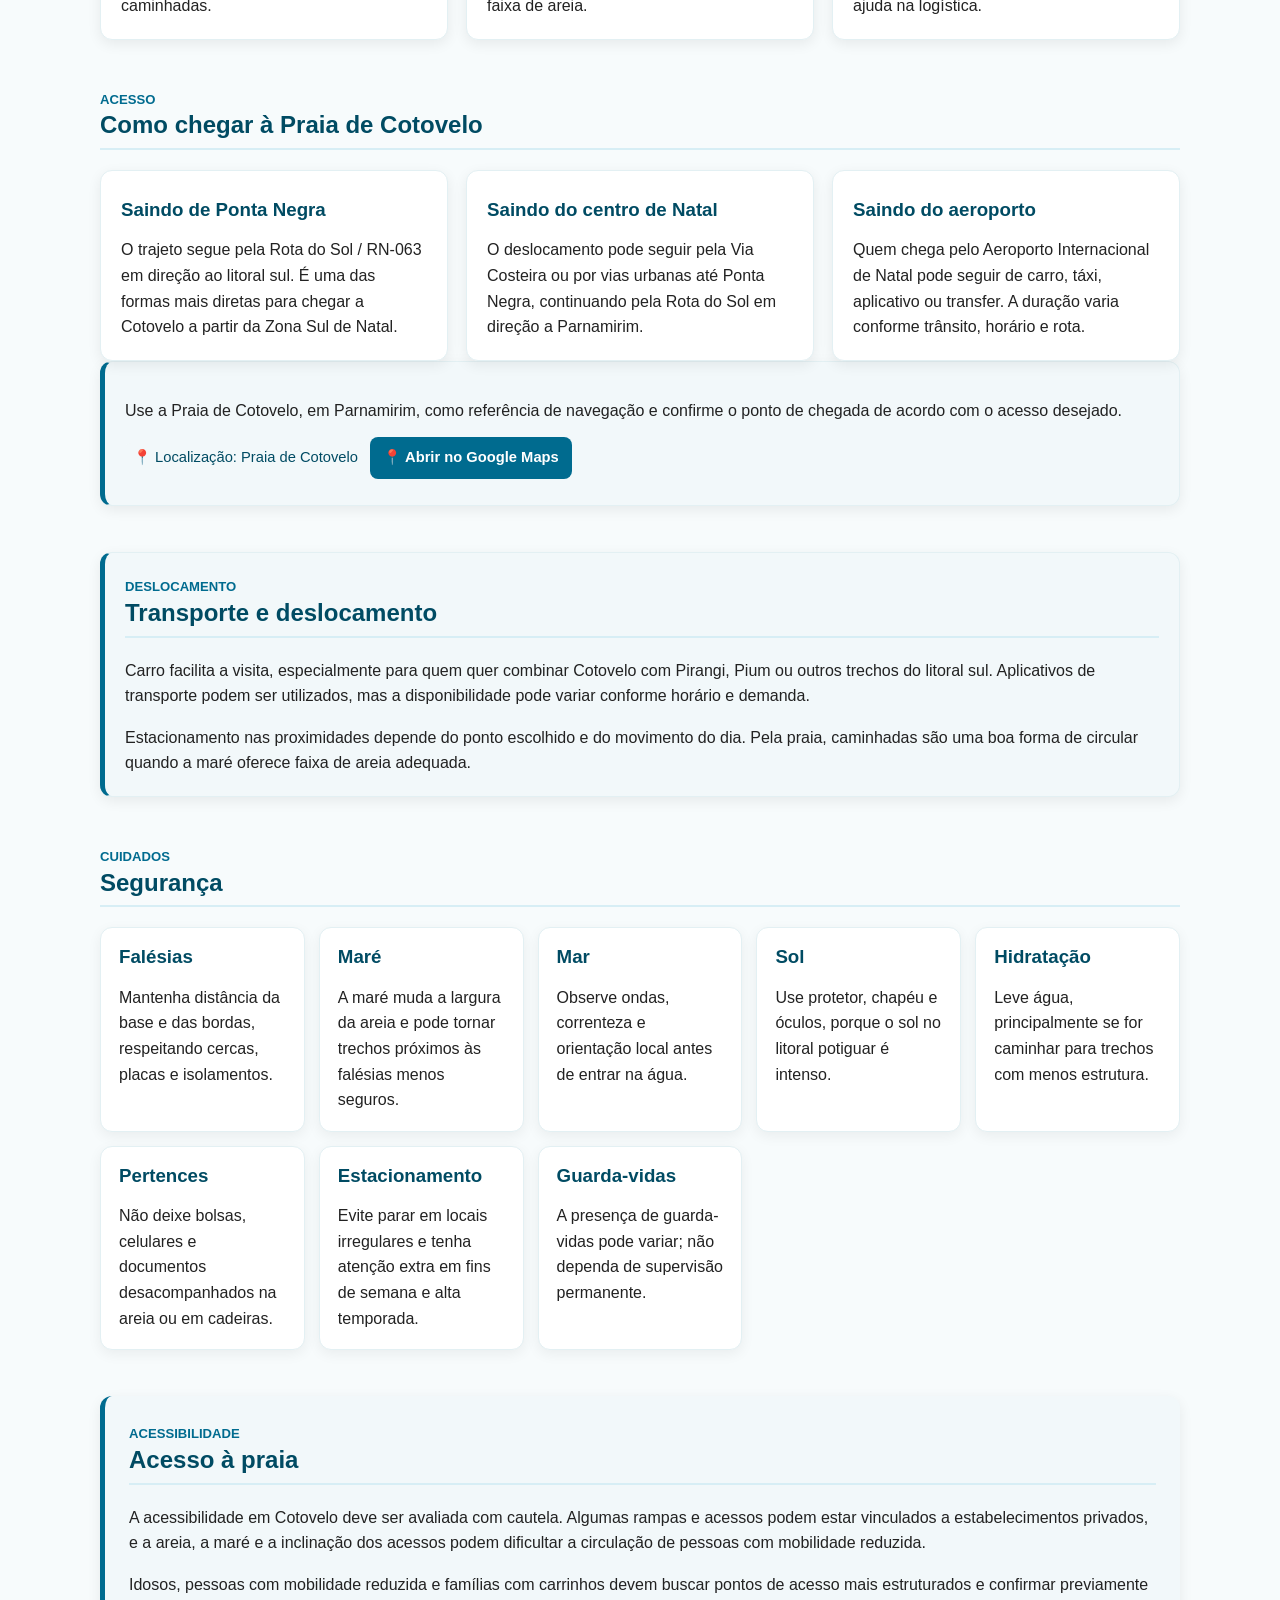
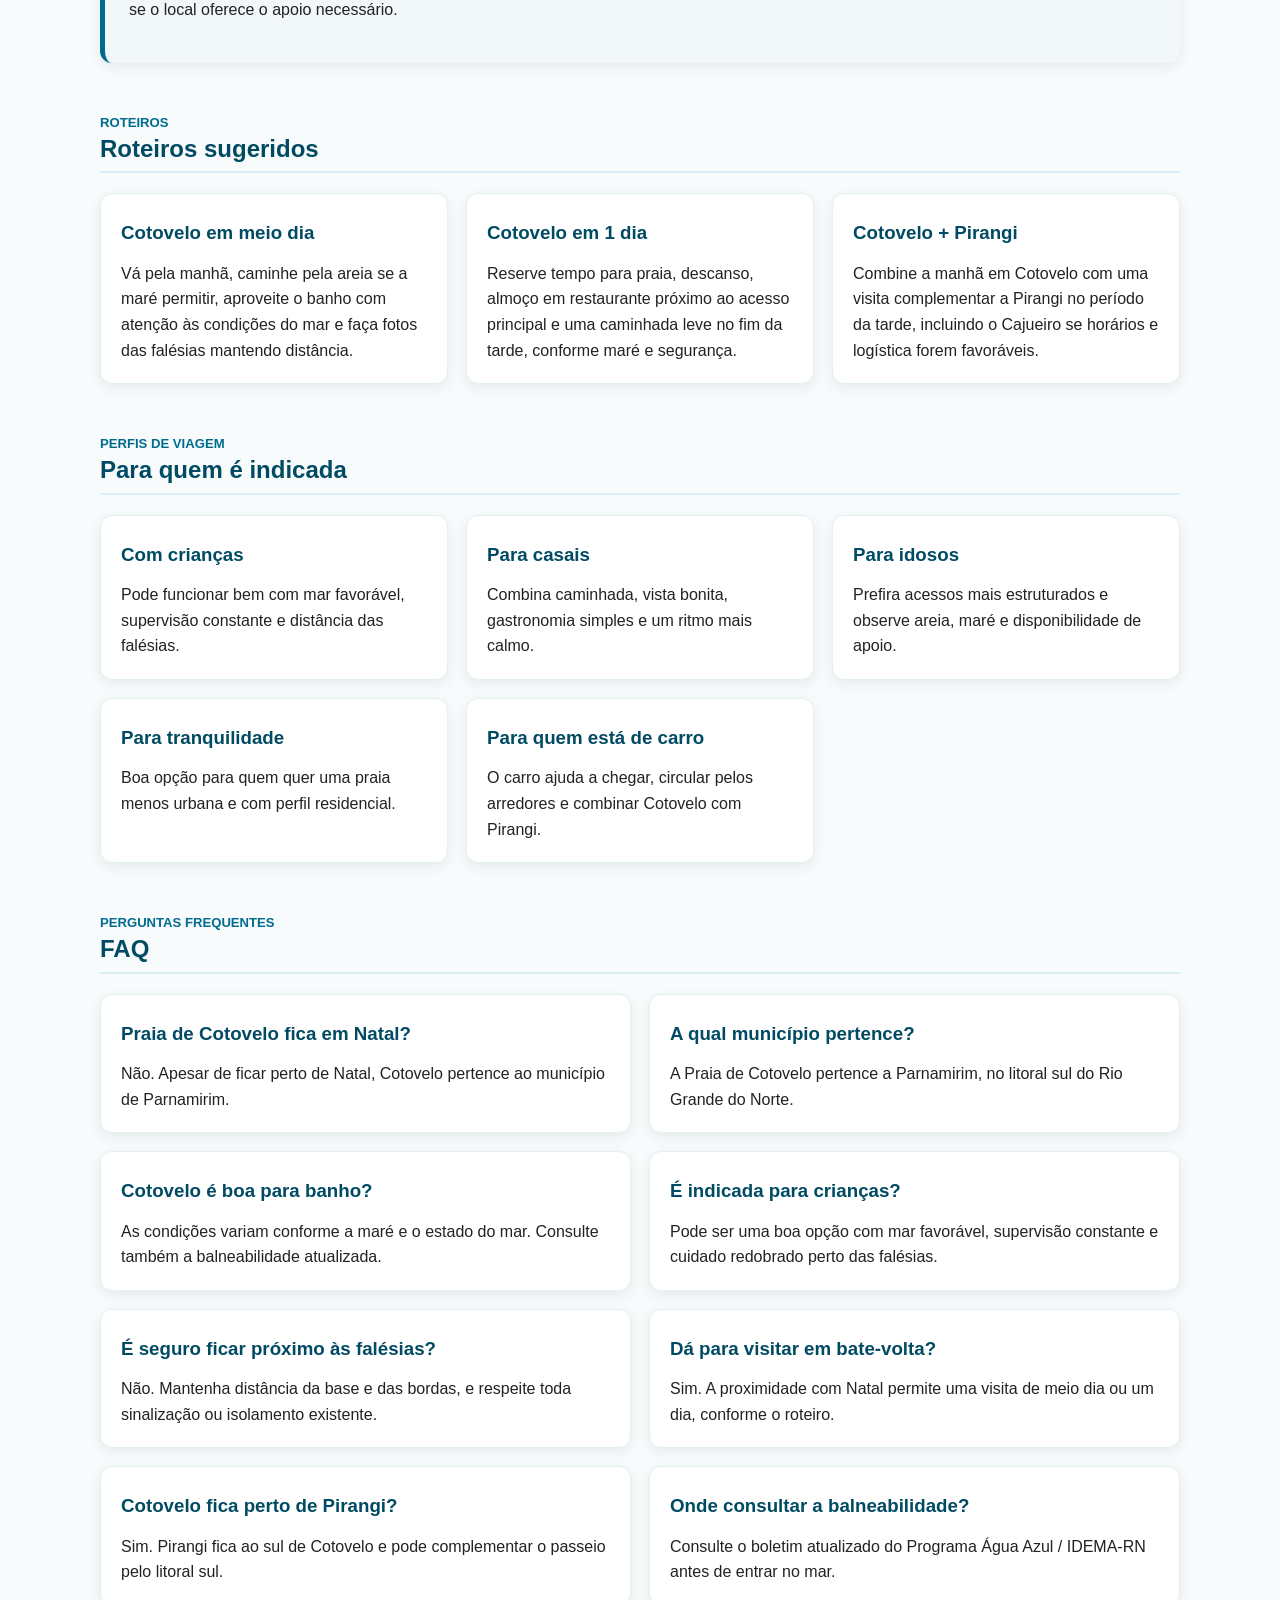
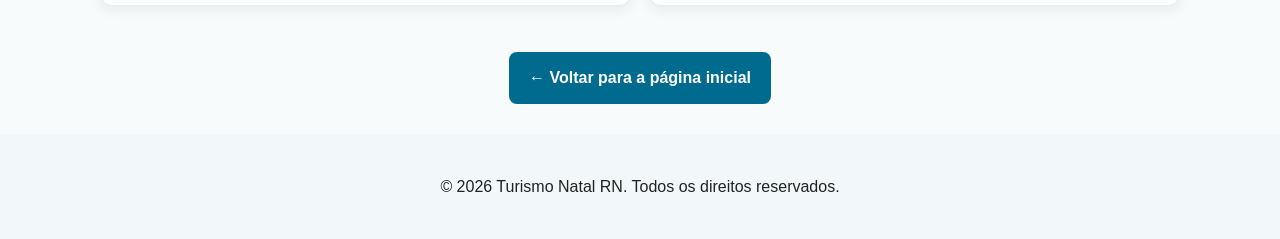
<file: destinos/cotovelo.html>
<!DOCTYPE html>
<html lang="pt-BR">
    <head>
        <meta charset="UTF-8">
        <meta name="viewport" content="width=device-width, initial-scale=1.0">
        <link rel="stylesheet" href="../style.css">
        <title>Praia de Cotovelo - Turismo Natal RN</title>
    </head>
    <body class="pipa-page">
        <header class="pipa-hero">
            <img src="../imagens/praia de Cotovelo.jpg" alt="Praia de Cotovelo">

            <div class="pipa-hero-content">
                <h1>Praia de Cotovelo</h1>
                <p class="pipa-hero-subtitle">
                    Falésias, mar e tranquilidade no litoral sul do Rio Grande do Norte.
                </p>
            </div>
        </header>

        <main class="pipa-main">
            <section class="pipa-section pipa-intro">
                <div>
                    <span class="pipa-section-label">Sobre Cotovelo</span>
                    <h2>Tranquilidade no litoral sul potiguar</h2>
                </div>
                <div>
                    <p>
                        A Praia de Cotovelo pertence ao município de Parnamirim, no litoral sul do Rio
                        Grande do Norte. Fica próxima de Natal e tem acesso pela Rota do Sol, em uma
                        região marcada por falésias, mar aberto, casas de veraneio, condomínios e um
                        perfil mais residencial. Em comparação com Ponta Negra, Cotovelo tende a ter
                        menos movimento urbano e uma experiência mais voltada ao descanso.
                    </p>
                    <p class="pipa-gps">📍 Localização: Praia de Cotovelo</p>
                    <a class="pipa-mapa-btn" href="https://www.google.com/maps/search/?api=1&amp;query=Praia%20de%20Cotovelo%2C%20Parnamirim%20-%20RN" target="_blank" rel="noopener noreferrer">📍 Abrir no Google Maps</a>
                </div>
            </section>

            <section class="pipa-section">
                <span class="pipa-section-label">Características</span>
                <h2>A Praia de Cotovelo</h2>

                <article class="pipa-card pipa-noite-card">
                    <p>
                        Cotovelo combina águas esverdeadas, areia clara e falésias que ajudam a formar
                        uma das paisagens mais características do litoral sul. A largura da faixa de areia
                        varia bastante conforme a maré: na maré baixa, alguns trechos ficam mais largos e
                        favoráveis para caminhadas; na maré alta, áreas próximas às falésias podem ficar
                        estreitas e exigir mais atenção.
                    </p>
                    <p>
                        A infraestrutura se concentra principalmente nos acessos mais movimentados, onde
                        ficam restaurantes e pontos de apoio. Trechos mais afastados podem ser mais
                        tranquilos, mas também contam com menos serviços disponíveis ao visitante.
                    </p>
                </article>
            </section>

            <section class="pipa-section">
                <span class="pipa-section-label">Experiências</span>
                <h2>O que fazer em Cotovelo</h2>

                <div class="pipa-grid pipa-grid-3">
                    <article class="pipa-card pipa-card-compacto">
                        <h3>Caminhada na praia</h3>
                        <p>Aproveitar a faixa de areia, principalmente quando a maré deixa trechos mais amplos.</p>
                    </article>

                    <article class="pipa-card pipa-card-compacto">
                        <h3>Banho de mar</h3>
                        <p>Entrar no mar quando as condições do dia estiverem favoráveis, sempre observando maré e ondas.</p>
                    </article>

                    <article class="pipa-card pipa-card-compacto">
                        <h3>Fotografia</h3>
                        <p>Registrar o contraste entre falésias, mar, areia e a paisagem residencial da orla.</p>
                    </article>

                    <article class="pipa-card pipa-card-compacto">
                        <h3>Contemplação das falésias</h3>
                        <p>Observar os paredões à distância, sem permanecer junto à base ou se aproximar das bordas.</p>
                    </article>

                    <article class="pipa-card pipa-card-compacto">
                        <h3>Gastronomia</h3>
                        <p>Experimentar pratos regionais e frutos do mar nos restaurantes próximos aos principais acessos.</p>
                    </article>

                    <article class="pipa-card pipa-card-compacto">
                        <h3>Descanso</h3>
                        <p>Passar o dia com ritmo mais calmo, sem depender de um roteiro cheio de paradas.</p>
                    </article>

                    <article class="pipa-card pipa-card-compacto">
                        <h3>Experiência tranquila</h3>
                        <p>Escolher a praia para relaxar à beira-mar, especialmente fora dos horários de maior movimento.</p>
                    </article>
                </div>
            </section>

            <section class="pipa-section">
                <article class="pipa-alerta">
                    <span class="pipa-section-label">Destaque da paisagem</span>
                    <h2>Falésias de Cotovelo</h2>
                    <p>
                        As falésias são um dos principais elementos visuais de Cotovelo. Elas foram
                        formadas pela ação natural do tempo, dos ventos e do oceano, mas também são áreas
                        sensíveis e sujeitas à erosão. Por isso, devem ser apreciadas com distância e
                        responsabilidade.
                    </p>
                    <p>
                        Quedas de blocos e deslizamentos podem ocorrer, especialmente em áreas instáveis
                        ou após períodos de chuva. A beleza do cenário não elimina o risco, então a visita
                        deve respeitar sinais, cercas e orientações das autoridades locais.
                    </p>
                    <p>
                        <strong>⚠️ Segurança nas falésias:</strong> não permaneça junto à base, não use as
                        falésias como sombra, não se aproxime das bordas no topo, não ultrapasse cercas,
                        não utilize trilhas não autorizadas, respeite sinalizações e isolamentos e tenha
                        atenção redobrada após chuvas.
                    </p>
                </article>
            </section>

            <section class="pipa-section">
                <article class="pipa-alerta">
                    <span class="pipa-section-label">Atenção ao banho</span>
                    <h2>Maré e condições para banho</h2>
                    <p>
                        O mar de Cotovelo é aberto e a experiência muda conforme a maré, o vento e o
                        estado do mar. Na maré baixa, alguns trechos tendem a ficar mais amplos e com
                        ondas mais suaves, mas isso não significa segurança garantida.
                    </p>
                    <p>
                        Na maré alta, a faixa de areia pode diminuir em áreas próximas às falésias e o mar
                        pode ficar mais exigente. Crianças, idosos e pessoas que não sabem nadar precisam
                        de supervisão constante e devem evitar entrar na água quando houver ondas fortes,
                        correnteza ou pouca visibilidade da faixa de areia.
                    </p>
                </article>
            </section>

            <section class="pipa-section">
                <article class="pipa-card pipa-noite-card">
                    <span class="pipa-section-label">Qualidade da água</span>
                    <h2>Balneabilidade</h2>
                    <p>
                        A qualidade da água pode variar com chuvas, drenagem, maré e outros fatores
                        ambientais. Por isso, Cotovelo não deve ser apresentada como própria ou imprópria
                        para banho de forma permanente.
                    </p>
                    <p>
                        Antes de planejar o banho, consulte o boletim atualizado de balneabilidade do
                        Programa Água Azul / IDEMA-RN, especialmente em viagens com crianças ou após dias
                        de chuva intensa.
                    </p>
                </article>
            </section>

            <section class="pipa-section">
                <article class="pipa-card pipa-noite-card">
                    <span class="pipa-section-label">Perfil do destino</span>
                    <h2>Tranquila e residencial</h2>
                    <p>
                        Cotovelo tem perfil predominantemente residencial, com casas de veraneio,
                        condomínios e pousadas em uma região menos urbana do que Ponta Negra. O movimento
                        tende a ser menor em dias úteis e maior em fins de semana, feriados e alta
                        temporada.
                    </p>
                    <p>
                        A vida noturna é mais discreta quando comparada a Ponta Negra ou Pirangi. Para
                        quem busca bares, lojas e circulação intensa a pé durante a noite, outras bases
                        podem ser mais práticas. Para quem prioriza calma, Cotovelo costuma combinar
                        melhor com esse ritmo.
                    </p>
                </article>
            </section>

            <section class="pipa-section">
                <span class="pipa-section-label">Apoio ao visitante</span>
                <h2>Infraestrutura da praia</h2>

                <div class="pipa-grid pipa-grid-2">
                    <article class="pipa-card">
                        <h3>Serviços concentrados</h3>
                        <p>
                            Restaurantes, quiosques, cadeiras e guarda-sóis aparecem principalmente nos
                            acessos mais conhecidos. A estrutura não está distribuída igualmente por toda
                            a praia.
                        </p>
                    </article>

                    <article class="pipa-card">
                        <h3>Estrutura privada</h3>
                        <p>
                            Banheiros, duchas, estacionamento e apoio ao visitante podem estar vinculados
                            a estabelecimentos privados. Disponibilidade e regras variam conforme o local,
                            o dia e o movimento.
                        </p>
                    </article>
                </div>
            </section>

            <section class="pipa-section">
                <article class="pipa-card pipa-noite-card">
                    <span class="pipa-section-label">Comida regional</span>
                    <h2>Gastronomia</h2>
                    <p>
                        A gastronomia de Cotovelo segue o perfil costeiro potiguar, com pratos regionais,
                        peixe, camarão, frutos do mar, macaxeira e opções simples para um dia de praia.
                        Os restaurantes costumam se concentrar nos principais acessos e podem oferecer
                        apoio próprio aos clientes.
                    </p>
                    <p>
                        Como a oferta é menor do que em Ponta Negra e Pirangi, vale confirmar funcionamento
                        e estrutura desejada antes da visita, principalmente em dias de menor movimento.
                    </p>
                </article>
            </section>

            <section class="pipa-section">
                <span class="pipa-section-label">Comparativo</span>
                <h2>Cotovelo, Pirangi ou Ponta Negra?</h2>

                <div class="pipa-grid pipa-grid-3">
                    <article class="pipa-card">
                        <h3>Cotovelo</h3>
                        <p>
                            Mais tranquila e residencial, com falésias, caminhadas, descanso e estrutura
                            concentrada nos principais acessos.
                        </p>
                    </article>

                    <article class="pipa-card">
                        <h3>Pirangi</h3>
                        <p>
                            Mais turística e movimentada em alguns períodos, com atrações familiares,
                            comércio, restaurantes e passeios próximos.
                        </p>
                    </article>

                    <article class="pipa-card">
                        <h3>Ponta Negra</h3>
                        <p>
                            Mais urbana, com maior oferta de serviços, calçadão, vida noturna, hotéis,
                            bares e o Morro do Careca.
                        </p>
                    </article>
                </div>
            </section>

            <section class="pipa-section">
                <span class="pipa-section-label">Arredores</span>
                <h2>Conheça também nos arredores</h2>
                <p>
                    Estes pontos podem complementar um passeio por Cotovelo, mas a praia continua sendo
                    o foco principal da página.
                </p>

                <div class="pipa-grid pipa-grid-3">
                    <article class="pipa-card">
                        <h3>Cajueiro de Pirangi</h3>
                        <p>
                            Atração próxima em Pirangi do Norte, conhecida pela grande árvore, passarelas
                            e comércio turístico no entorno. Consulte horários e valores atualizados antes
                            da visita.
                        </p>
                        <p class="pipa-gps">📍 Localização: Cajueiro de Pirangi</p>
                        <a class="pipa-mapa-btn" href="https://www.google.com/maps/search/?api=1&amp;query=Maior%20Cajueiro%20do%20Mundo%2C%20Pirangi%20do%20Norte%20-%20RN" target="_blank" rel="noopener noreferrer">📍 Abrir no Google Maps</a>
                    </article>

                    <article class="pipa-card">
                        <h3>Barreira do Inferno</h3>
                        <p>
                            O Centro de Lançamento da Barreira do Inferno fica na Rota do Sol. Quando
                            houver visitação pública disponível, consulte previamente os canais oficiais
                            para horários e regras.
                        </p>
                        <p class="pipa-gps">📍 Localização: Centro de Lançamento da Barreira do Inferno</p>
                        <a class="pipa-mapa-btn" href="https://www.google.com/maps/search/?api=1&amp;query=Centro%20de%20Lan%C3%A7amento%20da%20Barreira%20do%20Inferno" target="_blank" rel="noopener noreferrer">📍 Abrir no Google Maps</a>
                    </article>

                    <article class="pipa-card">
                        <h3>Pium</h3>
                        <p>
                            Região próxima à Rota do Sol, associada a comércio local, frutas, produtos
                            regionais e paradas rápidas no caminho pelo litoral sul.
                        </p>
                    </article>
                </div>
            </section>

            <section class="pipa-section">
                <span class="pipa-section-label">Hospedagem</span>
                <h2>Onde ficar</h2>

                <div class="pipa-grid pipa-grid-2">
                    <article class="pipa-card">
                        <h3>Casas, pousadas e condomínios</h3>
                        <p>
                            A região combina casas de temporada, pousadas e condomínios, com perfil mais
                            tranquilo do que áreas muito urbanas. É uma escolha interessante para quem
                            quer descanso e proximidade com o litoral sul.
                        </p>
                    </article>

                    <article class="pipa-card">
                        <h3>Planeje o deslocamento</h3>
                        <p>
                            Em alguns casos, carro ajuda bastante para mercado, restaurantes, passeios em
                            Pirangi e retorno noturno. A oferta de comércio é menor que em Ponta Negra.
                        </p>
                    </article>
                </div>
            </section>

            <section class="pipa-section">
                <span class="pipa-section-label">Clima</span>
                <h2>Quando ir</h2>

                <div class="pipa-grid pipa-grid-3">
                    <article class="pipa-card pipa-card-compacto">
                        <h3>Mais chance de sol</h3>
                        <p>Setembro a fevereiro costuma ter mais dias ensolarados, favorecendo praia e caminhadas.</p>
                    </article>

                    <article class="pipa-card pipa-card-compacto">
                        <h3>Período mais chuvoso</h3>
                        <p>Entre maio e julho podem ocorrer mais chuvas e ventos, com impacto no mar e na faixa de areia.</p>
                    </article>

                    <article class="pipa-card pipa-card-compacto">
                        <h3>Fins de semana e feriados</h3>
                        <p>O movimento aumenta, especialmente no verão e na alta temporada. Chegar cedo ajuda na logística.</p>
                    </article>
                </div>
            </section>

            <section class="pipa-section">
                <span class="pipa-section-label">Acesso</span>
                <h2>Como chegar à Praia de Cotovelo</h2>

                <div class="pipa-grid pipa-grid-3">
                    <article class="pipa-card">
                        <h3>Saindo de Ponta Negra</h3>
                        <p>
                            O trajeto segue pela Rota do Sol / RN-063 em direção ao litoral sul. É uma
                            das formas mais diretas para chegar a Cotovelo a partir da Zona Sul de Natal.
                        </p>
                    </article>

                    <article class="pipa-card">
                        <h3>Saindo do centro de Natal</h3>
                        <p>
                            O deslocamento pode seguir pela Via Costeira ou por vias urbanas até Ponta
                            Negra, continuando pela Rota do Sol em direção a Parnamirim.
                        </p>
                    </article>

                    <article class="pipa-card">
                        <h3>Saindo do aeroporto</h3>
                        <p>
                            Quem chega pelo Aeroporto Internacional de Natal pode seguir de carro, táxi,
                            aplicativo ou transfer. A duração varia conforme trânsito, horário e rota.
                        </p>
                    </article>
                </div>

                <article class="pipa-card pipa-noite-card">
                    <p>
                        Use a Praia de Cotovelo, em Parnamirim, como referência de navegação e confirme
                        o ponto de chegada de acordo com o acesso desejado.
                    </p>
                    <p class="pipa-gps">📍 Localização: Praia de Cotovelo</p>
                    <a class="pipa-mapa-btn" href="https://www.google.com/maps/search/?api=1&amp;query=Praia%20de%20Cotovelo%2C%20Parnamirim%20-%20RN" target="_blank" rel="noopener noreferrer">📍 Abrir no Google Maps</a>
                </article>
            </section>

            <section class="pipa-section">
                <article class="pipa-card pipa-noite-card">
                    <span class="pipa-section-label">Deslocamento</span>
                    <h2>Transporte e deslocamento</h2>
                    <p>
                        Carro facilita a visita, especialmente para quem quer combinar Cotovelo com
                        Pirangi, Pium ou outros trechos do litoral sul. Aplicativos de transporte podem
                        ser utilizados, mas a disponibilidade pode variar conforme horário e demanda.
                    </p>
                    <p>
                        Estacionamento nas proximidades depende do ponto escolhido e do movimento do dia.
                        Pela praia, caminhadas são uma boa forma de circular quando a maré oferece faixa
                        de areia adequada.
                    </p>
                </article>
            </section>

            <section class="pipa-section">
                <span class="pipa-section-label">Cuidados</span>
                <h2>Segurança</h2>

                <div class="pipa-dicas">
                    <article>
                        <h3>Falésias</h3>
                        <p>Mantenha distância da base e das bordas, respeitando cercas, placas e isolamentos.</p>
                    </article>

                    <article>
                        <h3>Maré</h3>
                        <p>A maré muda a largura da areia e pode tornar trechos próximos às falésias menos seguros.</p>
                    </article>

                    <article>
                        <h3>Mar</h3>
                        <p>Observe ondas, correnteza e orientação local antes de entrar na água.</p>
                    </article>

                    <article>
                        <h3>Sol</h3>
                        <p>Use protetor, chapéu e óculos, porque o sol no litoral potiguar é intenso.</p>
                    </article>

                    <article>
                        <h3>Hidratação</h3>
                        <p>Leve água, principalmente se for caminhar para trechos com menos estrutura.</p>
                    </article>

                    <article>
                        <h3>Pertences</h3>
                        <p>Não deixe bolsas, celulares e documentos desacompanhados na areia ou em cadeiras.</p>
                    </article>

                    <article>
                        <h3>Estacionamento</h3>
                        <p>Evite parar em locais irregulares e tenha atenção extra em fins de semana e alta temporada.</p>
                    </article>

                    <article>
                        <h3>Guarda-vidas</h3>
                        <p>A presença de guarda-vidas pode variar; não dependa de supervisão permanente.</p>
                    </article>
                </div>
            </section>

            <section class="pipa-section">
                <article class="pipa-alerta">
                    <span class="pipa-section-label">Acessibilidade</span>
                    <h2>Acesso à praia</h2>
                    <p>
                        A acessibilidade em Cotovelo deve ser avaliada com cautela. Algumas rampas e
                        acessos podem estar vinculados a estabelecimentos privados, e a areia, a maré e a
                        inclinação dos acessos podem dificultar a circulação de pessoas com mobilidade
                        reduzida.
                    </p>
                    <p>
                        Idosos, pessoas com mobilidade reduzida e famílias com carrinhos devem buscar
                        pontos de acesso mais estruturados e confirmar previamente se o local oferece o
                        apoio necessário.
                    </p>
                </article>
            </section>

            <section class="pipa-section">
                <span class="pipa-section-label">Roteiros</span>
                <h2>Roteiros sugeridos</h2>

                <div class="pipa-grid pipa-grid-3">
                    <article class="pipa-card">
                        <h3>Cotovelo em meio dia</h3>
                        <p>
                            Vá pela manhã, caminhe pela areia se a maré permitir, aproveite o banho com
                            atenção às condições do mar e faça fotos das falésias mantendo distância.
                        </p>
                    </article>

                    <article class="pipa-card">
                        <h3>Cotovelo em 1 dia</h3>
                        <p>
                            Reserve tempo para praia, descanso, almoço em restaurante próximo ao acesso
                            principal e uma caminhada leve no fim da tarde, conforme maré e segurança.
                        </p>
                    </article>

                    <article class="pipa-card">
                        <h3>Cotovelo + Pirangi</h3>
                        <p>
                            Combine a manhã em Cotovelo com uma visita complementar a Pirangi no período
                            da tarde, incluindo o Cajueiro se horários e logística forem favoráveis.
                        </p>
                    </article>
                </div>
            </section>

            <section class="pipa-section">
                <span class="pipa-section-label">Perfis de viagem</span>
                <h2>Para quem é indicada</h2>

                <div class="pipa-grid pipa-grid-3">
                    <article class="pipa-card pipa-card-compacto">
                        <h3>Com crianças</h3>
                        <p>Pode funcionar bem com mar favorável, supervisão constante e distância das falésias.</p>
                    </article>

                    <article class="pipa-card pipa-card-compacto">
                        <h3>Para casais</h3>
                        <p>Combina caminhada, vista bonita, gastronomia simples e um ritmo mais calmo.</p>
                    </article>

                    <article class="pipa-card pipa-card-compacto">
                        <h3>Para idosos</h3>
                        <p>Prefira acessos mais estruturados e observe areia, maré e disponibilidade de apoio.</p>
                    </article>

                    <article class="pipa-card pipa-card-compacto">
                        <h3>Para tranquilidade</h3>
                        <p>Boa opção para quem quer uma praia menos urbana e com perfil residencial.</p>
                    </article>

                    <article class="pipa-card pipa-card-compacto">
                        <h3>Para quem está de carro</h3>
                        <p>O carro ajuda a chegar, circular pelos arredores e combinar Cotovelo com Pirangi.</p>
                    </article>
                </div>
            </section>

            <section class="pipa-section">
                <span class="pipa-section-label">Perguntas frequentes</span>
                <h2>FAQ</h2>

                <div class="pipa-grid pipa-grid-2">
                    <article class="pipa-card">
                        <h3>Praia de Cotovelo fica em Natal?</h3>
                        <p>Não. Apesar de ficar perto de Natal, Cotovelo pertence ao município de Parnamirim.</p>
                    </article>

                    <article class="pipa-card">
                        <h3>A qual município pertence?</h3>
                        <p>A Praia de Cotovelo pertence a Parnamirim, no litoral sul do Rio Grande do Norte.</p>
                    </article>

                    <article class="pipa-card">
                        <h3>Cotovelo é boa para banho?</h3>
                        <p>As condições variam conforme a maré e o estado do mar. Consulte também a balneabilidade atualizada.</p>
                    </article>

                    <article class="pipa-card">
                        <h3>É indicada para crianças?</h3>
                        <p>Pode ser uma boa opção com mar favorável, supervisão constante e cuidado redobrado perto das falésias.</p>
                    </article>

                    <article class="pipa-card">
                        <h3>É seguro ficar próximo às falésias?</h3>
                        <p>Não. Mantenha distância da base e das bordas, e respeite toda sinalização ou isolamento existente.</p>
                    </article>

                    <article class="pipa-card">
                        <h3>Dá para visitar em bate-volta?</h3>
                        <p>Sim. A proximidade com Natal permite uma visita de meio dia ou um dia, conforme o roteiro.</p>
                    </article>

                    <article class="pipa-card">
                        <h3>Cotovelo fica perto de Pirangi?</h3>
                        <p>Sim. Pirangi fica ao sul de Cotovelo e pode complementar o passeio pelo litoral sul.</p>
                    </article>

                    <article class="pipa-card">
                        <h3>Onde consultar a balneabilidade?</h3>
                        <p>Consulte o boletim atualizado do Programa Água Azul / IDEMA-RN antes de entrar no mar.</p>
                    </article>
                </div>
            </section>

            <section class="pipa-section pipa-voltar">
                <a class="pipa-botao-voltar" href="../index.html">← Voltar para a página inicial</a>
            </section>
        </main>

        <footer>
            <p>&copy; 2026 Turismo Natal RN. Todos os direitos reservados.</p>
        </footer>
    </body>
</html>
</file>
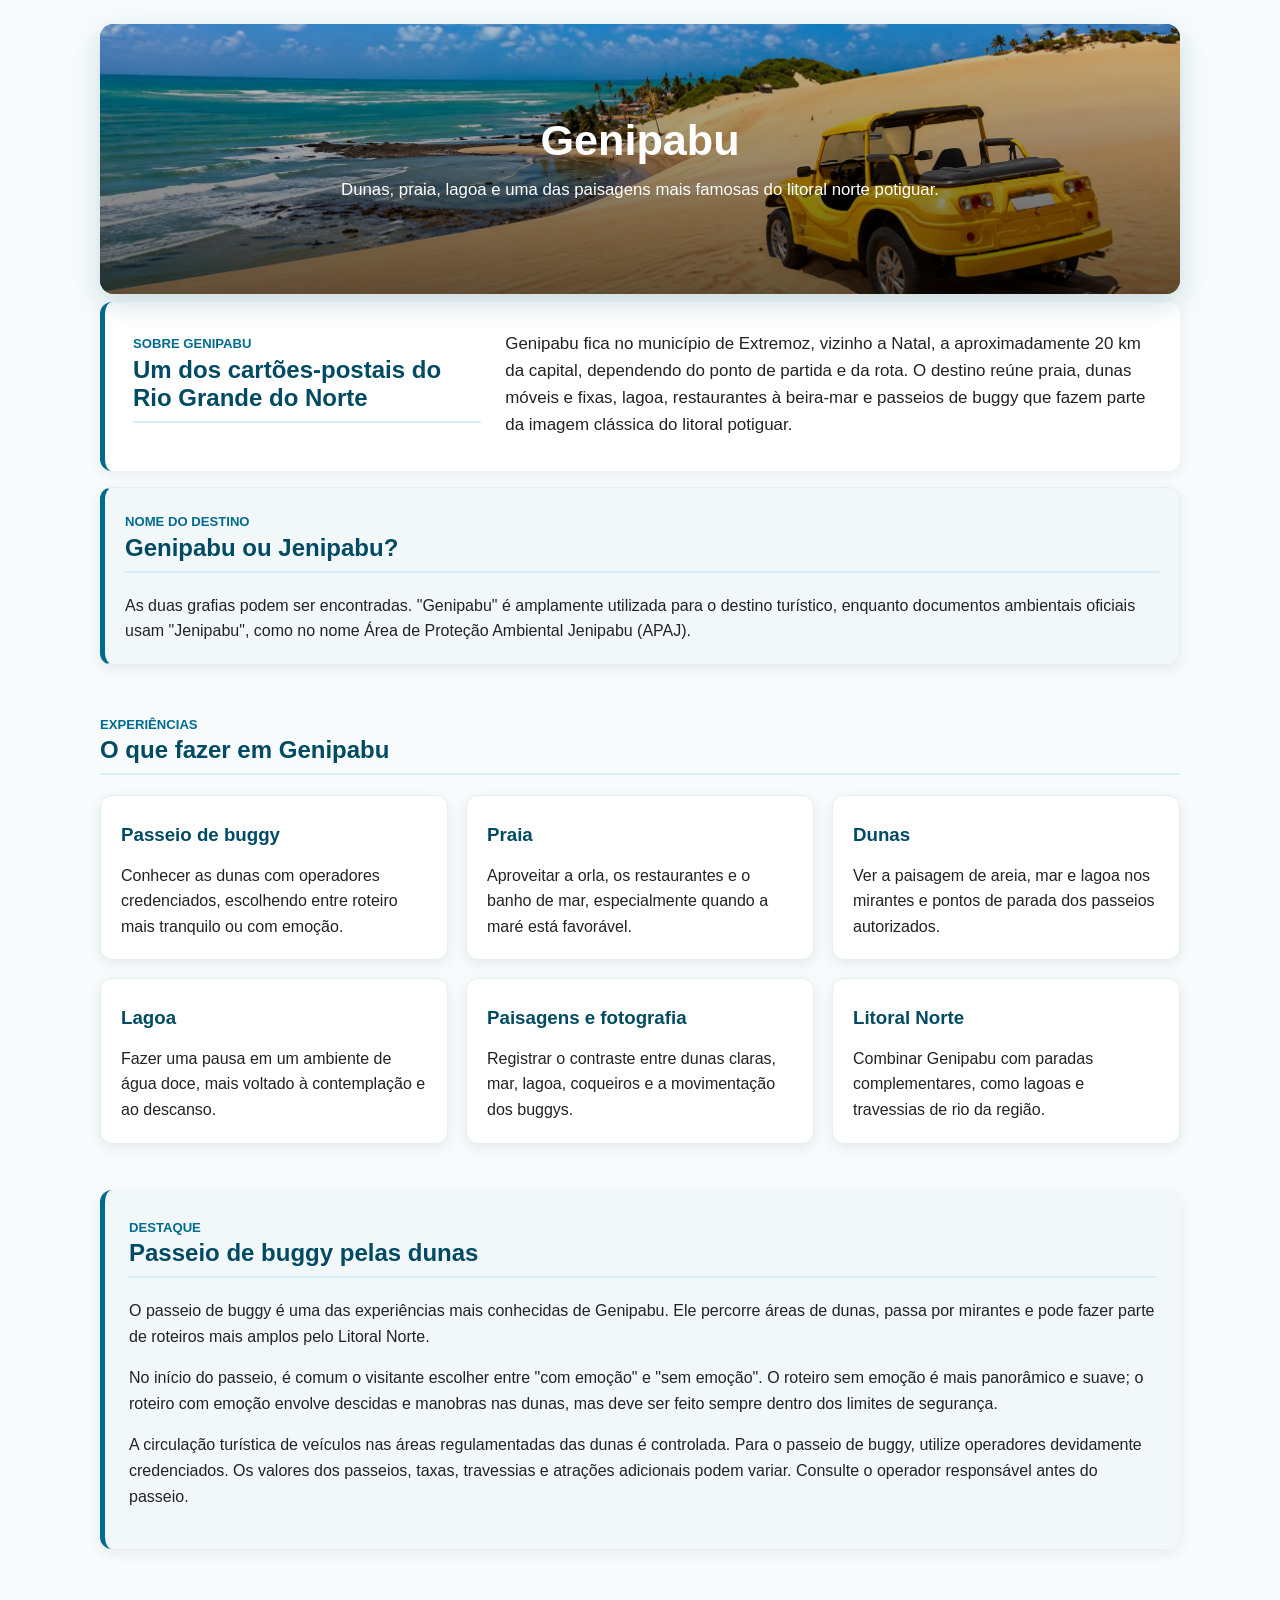
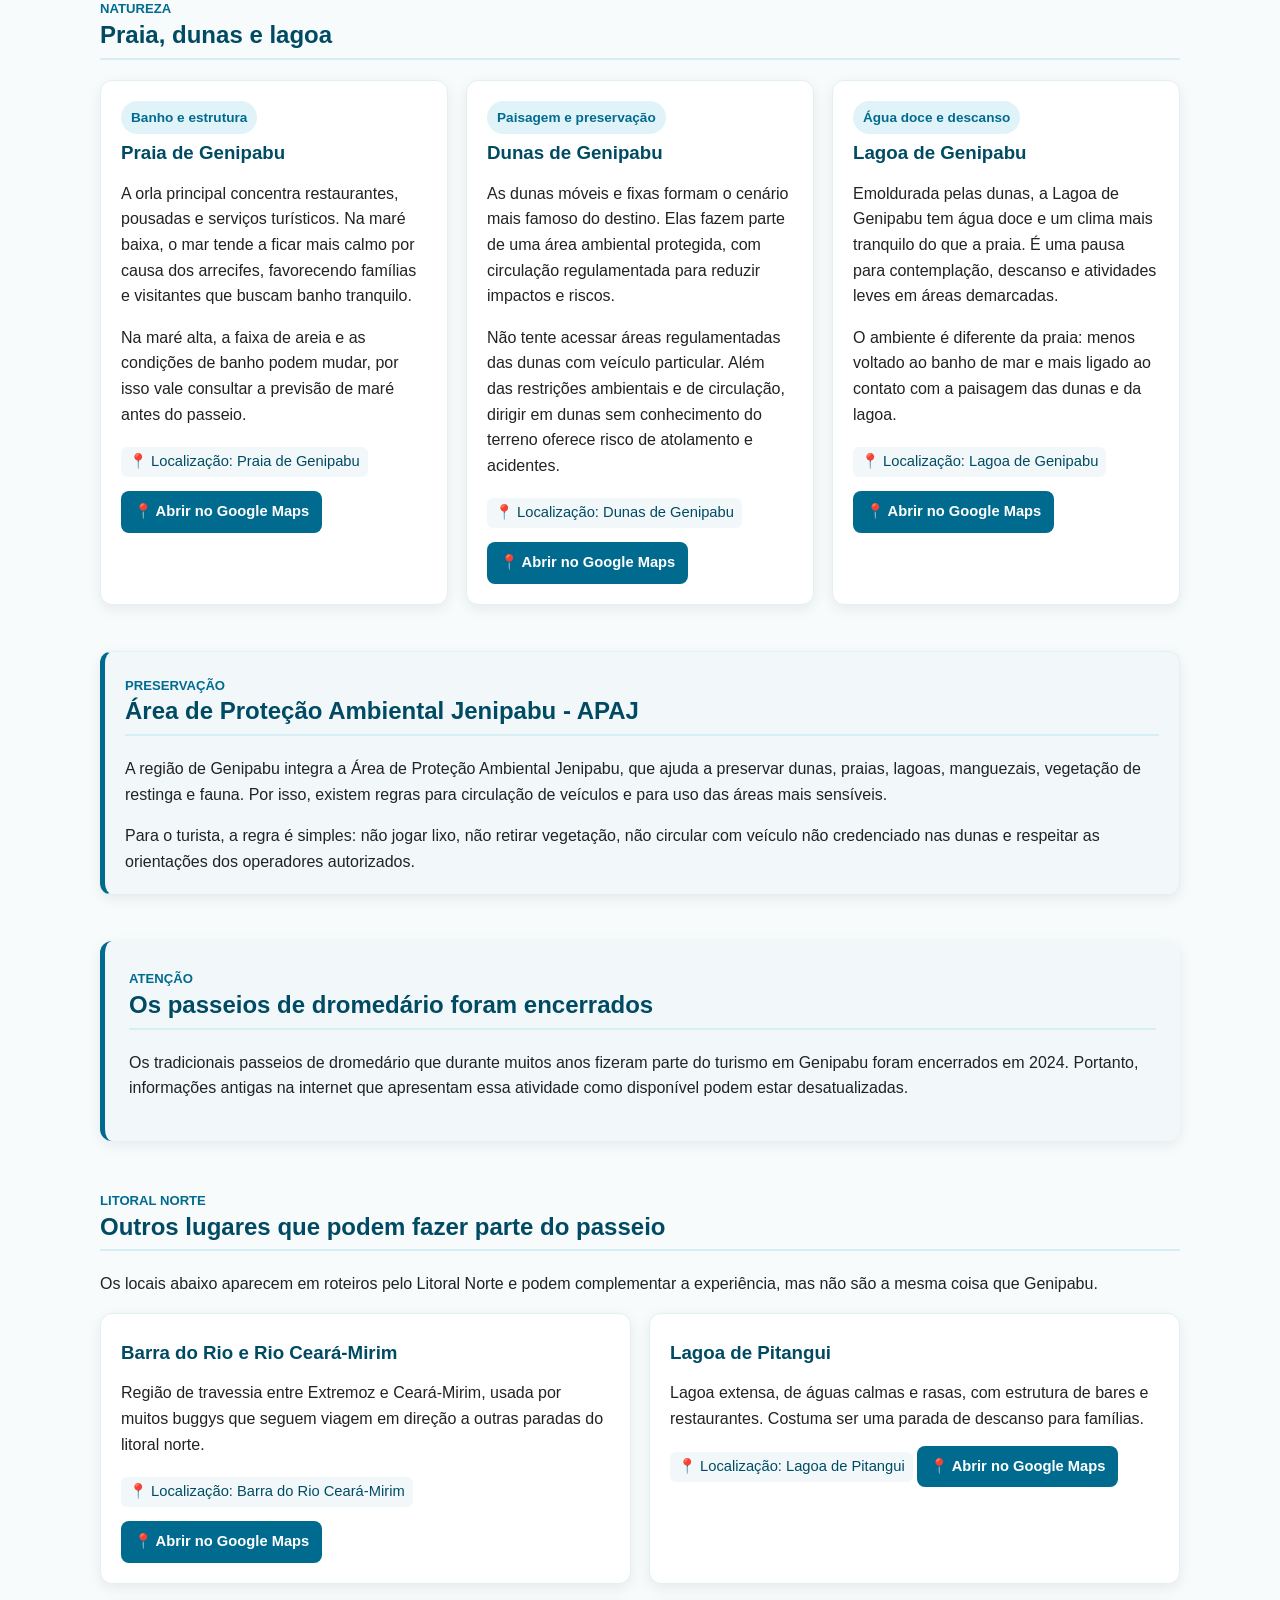
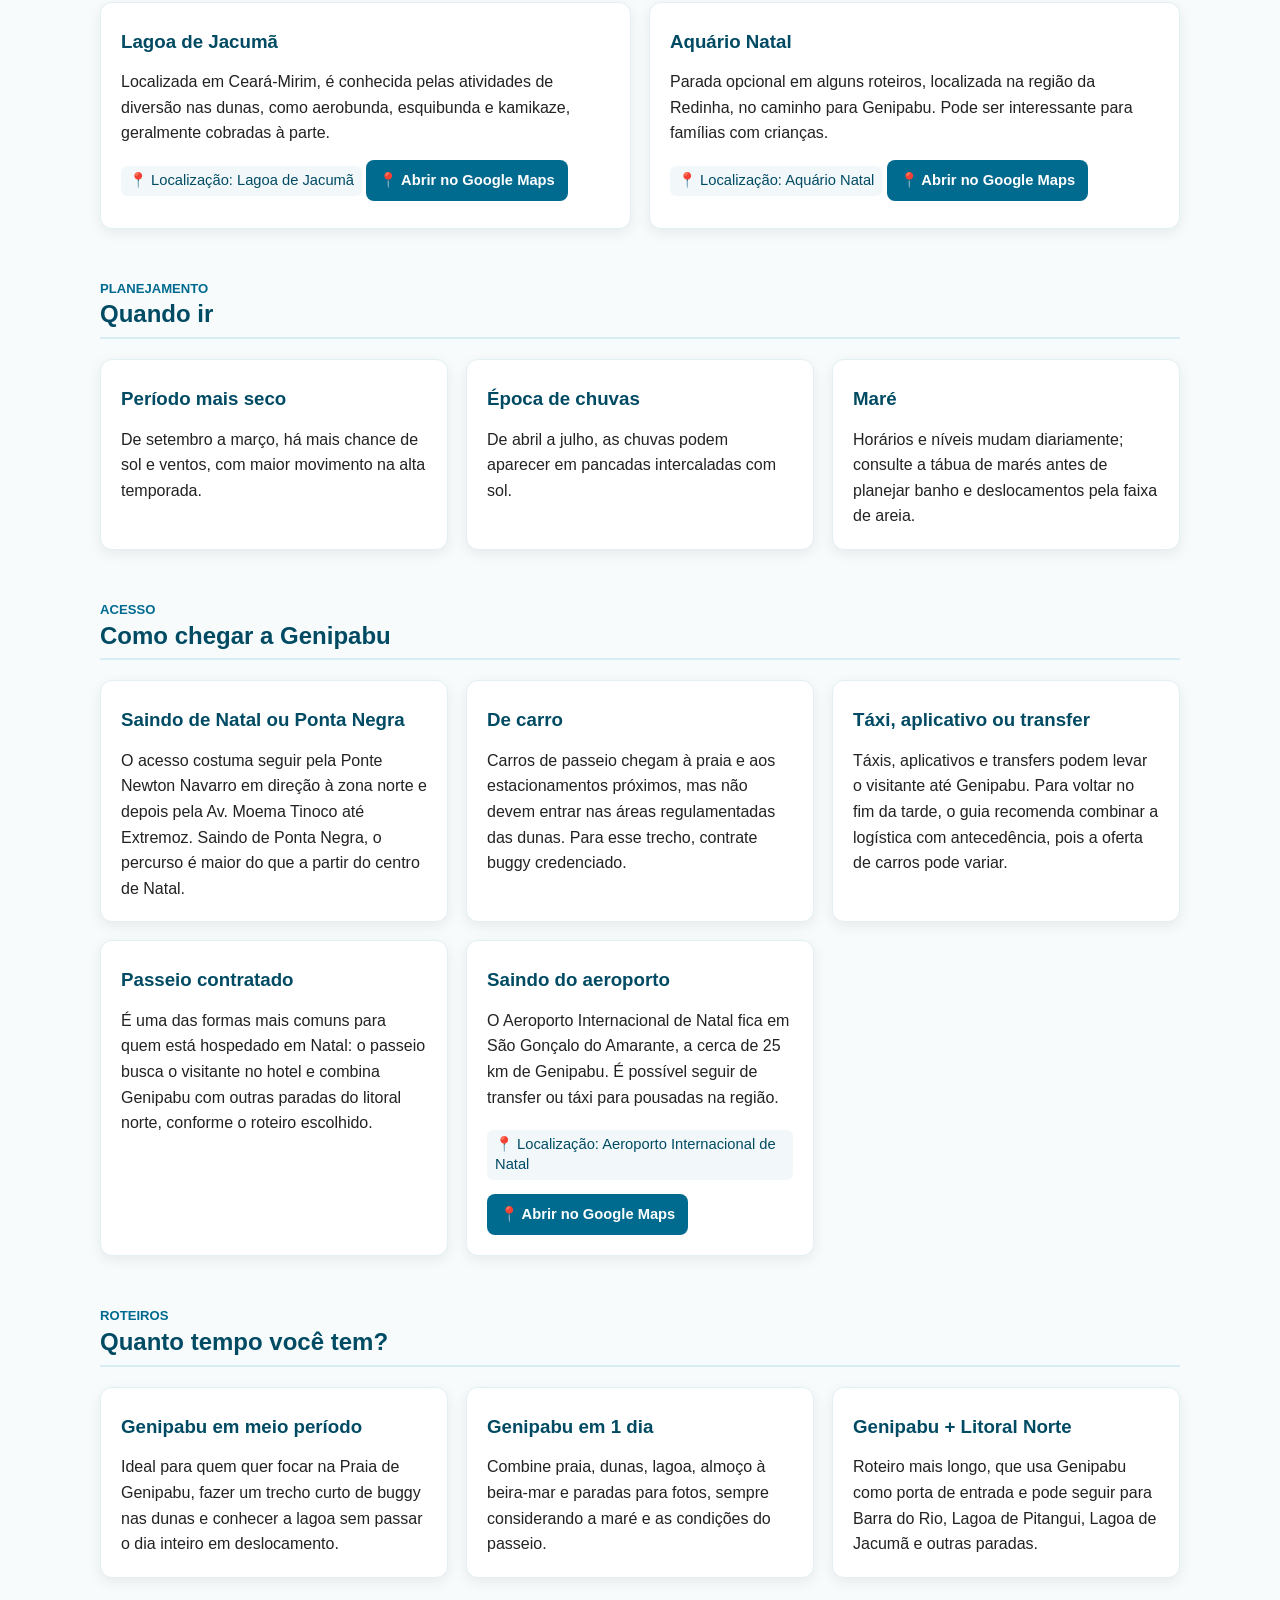
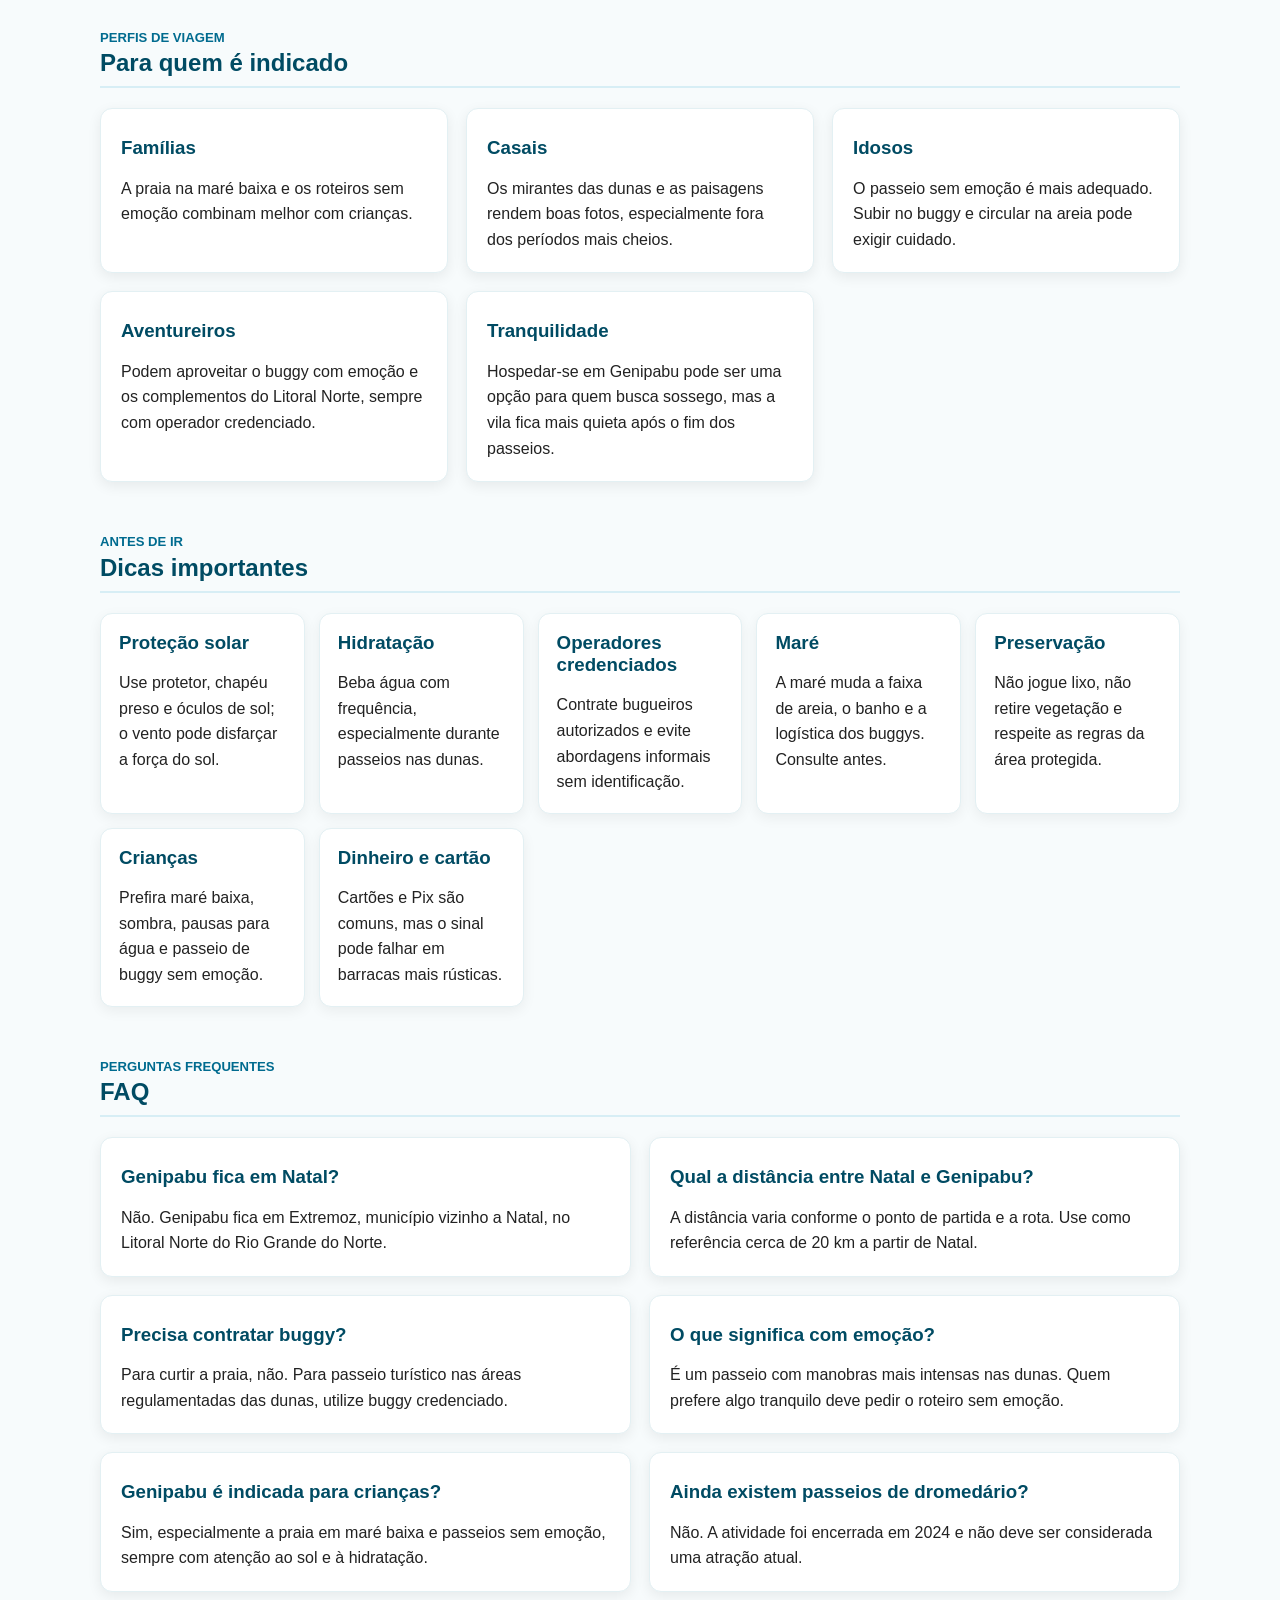
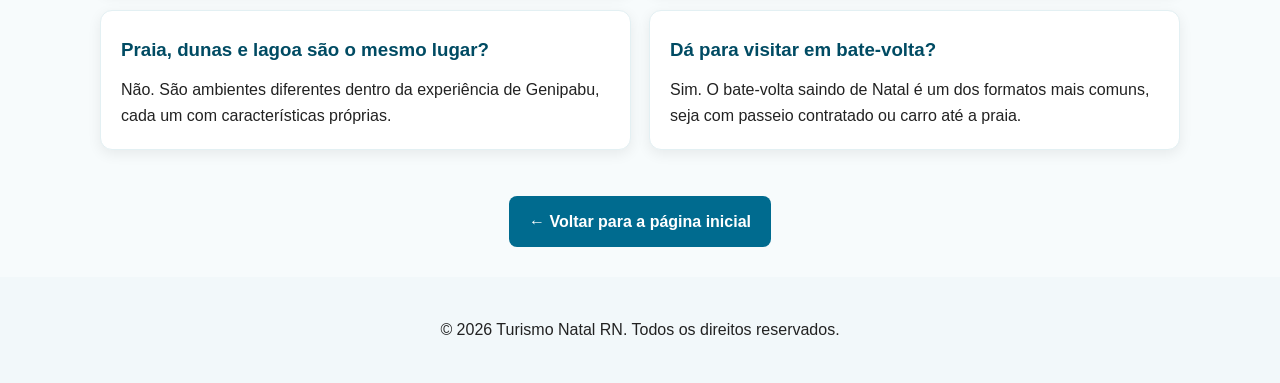
<file: destinos/genipabu.html>
<!DOCTYPE html>
<html lang="pt-BR">
    <head>
        <meta charset="UTF-8">
        <meta name="viewport" content="width=device-width, initial-scale=1.0">
        <link rel="stylesheet" href="../style.css">
        <title>Genipabu - Turismo Natal RN</title>
    </head>
    <body class="pipa-page">
        <header class="pipa-hero genipabu-hero">
            <img src="../imagens/Genipabu - Hero.png" alt="Dunas de Genipabu">

            <div class="pipa-hero-content">
                <h1>Genipabu</h1>
                <p class="pipa-hero-subtitle">
                    Dunas, praia, lagoa e uma das paisagens mais famosas do litoral norte potiguar.
                </p>
            </div>
        </header>

        <main class="pipa-main">
            <section class="pipa-section pipa-intro">
                <div>
                    <span class="pipa-section-label">Sobre Genipabu</span>
                    <h2>Um dos cartões-postais do Rio Grande do Norte</h2>
                </div>
                <p>
                    Genipabu fica no município de Extremoz, vizinho a Natal, a aproximadamente
                    20 km da capital, dependendo do ponto de partida e da rota. O destino reúne
                    praia, dunas móveis e fixas, lagoa, restaurantes à beira-mar e passeios de
                    buggy que fazem parte da imagem clássica do litoral potiguar.
                </p>
            </section>

            <section class="pipa-section">
                <article class="pipa-card pipa-noite-card">
                    <span class="pipa-section-label">Nome do destino</span>
                    <h2>Genipabu ou Jenipabu?</h2>
                    <p>
                        As duas grafias podem ser encontradas. "Genipabu" é amplamente utilizada
                        para o destino turístico, enquanto documentos ambientais oficiais usam
                        "Jenipabu", como no nome Área de Proteção Ambiental Jenipabu (APAJ).
                    </p>
                </article>
            </section>

            <section class="pipa-section">
                <span class="pipa-section-label">Experiências</span>
                <h2>O que fazer em Genipabu</h2>

                <div class="pipa-grid pipa-grid-3">
                    <article class="pipa-card pipa-card-compacto">
                        <h3>Passeio de buggy</h3>
                        <p>Conhecer as dunas com operadores credenciados, escolhendo entre roteiro mais tranquilo ou com emoção.</p>
                    </article>

                    <article class="pipa-card pipa-card-compacto">
                        <h3>Praia</h3>
                        <p>Aproveitar a orla, os restaurantes e o banho de mar, especialmente quando a maré está favorável.</p>
                    </article>

                    <article class="pipa-card pipa-card-compacto">
                        <h3>Dunas</h3>
                        <p>Ver a paisagem de areia, mar e lagoa nos mirantes e pontos de parada dos passeios autorizados.</p>
                    </article>

                    <article class="pipa-card pipa-card-compacto">
                        <h3>Lagoa</h3>
                        <p>Fazer uma pausa em um ambiente de água doce, mais voltado à contemplação e ao descanso.</p>
                    </article>

                    <article class="pipa-card pipa-card-compacto">
                        <h3>Paisagens e fotografia</h3>
                        <p>Registrar o contraste entre dunas claras, mar, lagoa, coqueiros e a movimentação dos buggys.</p>
                    </article>

                    <article class="pipa-card pipa-card-compacto">
                        <h3>Litoral Norte</h3>
                        <p>Combinar Genipabu com paradas complementares, como lagoas e travessias de rio da região.</p>
                    </article>
                </div>
            </section>

            <section class="pipa-section">
                <article class="pipa-alerta">
                    <span class="pipa-section-label">Destaque</span>
                    <h2>Passeio de buggy pelas dunas</h2>
                    <p>
                        O passeio de buggy é uma das experiências mais conhecidas de Genipabu.
                        Ele percorre áreas de dunas, passa por mirantes e pode fazer parte de
                        roteiros mais amplos pelo Litoral Norte.
                    </p>
                    <p>
                        No início do passeio, é comum o visitante escolher entre "com emoção" e
                        "sem emoção". O roteiro sem emoção é mais panorâmico e suave; o roteiro
                        com emoção envolve descidas e manobras nas dunas, mas deve ser feito
                        sempre dentro dos limites de segurança.
                    </p>
                    <p>
                        A circulação turística de veículos nas áreas regulamentadas das dunas é
                        controlada. Para o passeio de buggy, utilize operadores devidamente
                        credenciados. Os valores dos passeios, taxas, travessias e atrações
                        adicionais podem variar. Consulte o operador responsável antes do passeio.
                    </p>
                </article>
            </section>

            <section class="pipa-section">
                <span class="pipa-section-label">Natureza</span>
                <h2>Praia, dunas e lagoa</h2>

                <div class="pipa-grid pipa-grid-3">
                    <article class="pipa-card">
                        <span class="pipa-tag">Banho e estrutura</span>
                        <h3>Praia de Genipabu</h3>
                        <p>
                            A orla principal concentra restaurantes, pousadas e serviços turísticos.
                            Na maré baixa, o mar tende a ficar mais calmo por causa dos arrecifes,
                            favorecendo famílias e visitantes que buscam banho tranquilo.
                        </p>
                        <p>
                            Na maré alta, a faixa de areia e as condições de banho podem mudar,
                            por isso vale consultar a previsão de maré antes do passeio.
                        </p>
                        <p class="pipa-gps">📍 Localização: Praia de Genipabu</p>
                        <a class="pipa-mapa-btn" href="https://www.google.com/maps/search/?api=1&amp;query=Praia%20de%20Genipabu%2C%20Extremoz%20-%20RN" target="_blank" rel="noopener noreferrer">📍 Abrir no Google Maps</a>
                    </article>

                    <article class="pipa-card">
                        <span class="pipa-tag">Paisagem e preservação</span>
                        <h3>Dunas de Genipabu</h3>
                        <p>
                            As dunas móveis e fixas formam o cenário mais famoso do destino. Elas
                            fazem parte de uma área ambiental protegida, com circulação regulamentada
                            para reduzir impactos e riscos.
                        </p>
                        <p>
                            Não tente acessar áreas regulamentadas das dunas com veículo particular.
                            Além das restrições ambientais e de circulação, dirigir em dunas sem
                            conhecimento do terreno oferece risco de atolamento e acidentes.
                        </p>
                        <p class="pipa-gps">📍 Localização: Dunas de Genipabu</p>
                        <a class="pipa-mapa-btn" href="https://www.google.com/maps/search/?api=1&amp;query=Dunas%20de%20Genipabu%2C%20Extremoz%20-%20RN" target="_blank" rel="noopener noreferrer">📍 Abrir no Google Maps</a>
                    </article>

                    <article class="pipa-card">
                        <span class="pipa-tag">Água doce e descanso</span>
                        <h3>Lagoa de Genipabu</h3>
                        <p>
                            Emoldurada pelas dunas, a Lagoa de Genipabu tem água doce e um clima
                            mais tranquilo do que a praia. É uma pausa para contemplação, descanso
                            e atividades leves em áreas demarcadas.
                        </p>
                        <p>
                            O ambiente é diferente da praia: menos voltado ao banho de mar e mais
                            ligado ao contato com a paisagem das dunas e da lagoa.
                        </p>
                        <p class="pipa-gps">📍 Localização: Lagoa de Genipabu</p>
                        <a class="pipa-mapa-btn" href="https://www.google.com/maps/search/?api=1&amp;query=Lagoa%20de%20Genipabu%2C%20Extremoz%20-%20RN" target="_blank" rel="noopener noreferrer">📍 Abrir no Google Maps</a>
                    </article>
                </div>
            </section>

            <section class="pipa-section">
                <article class="pipa-card pipa-noite-card">
                    <span class="pipa-section-label">Preservação</span>
                    <h2>Área de Proteção Ambiental Jenipabu - APAJ</h2>
                    <p>
                        A região de Genipabu integra a Área de Proteção Ambiental Jenipabu, que ajuda
                        a preservar dunas, praias, lagoas, manguezais, vegetação de restinga e fauna.
                        Por isso, existem regras para circulação de veículos e para uso das áreas mais
                        sensíveis.
                    </p>
                    <p>
                        Para o turista, a regra é simples: não jogar lixo, não retirar vegetação, não
                        circular com veículo não credenciado nas dunas e respeitar as orientações dos
                        operadores autorizados.
                    </p>
                </article>
            </section>

            <section class="pipa-section">
                <article class="pipa-alerta">
                    <span class="pipa-section-label">Atenção</span>
                    <h2>Os passeios de dromedário foram encerrados</h2>
                    <p>
                        Os tradicionais passeios de dromedário que durante muitos anos fizeram parte
                        do turismo em Genipabu foram encerrados em 2024. Portanto, informações antigas
                        na internet que apresentam essa atividade como disponível podem estar
                        desatualizadas.
                    </p>
                </article>
            </section>

            <section class="pipa-section">
                <span class="pipa-section-label">Litoral Norte</span>
                <h2>Outros lugares que podem fazer parte do passeio</h2>
                <p>
                    Os locais abaixo aparecem em roteiros pelo Litoral Norte e podem complementar a
                    experiência, mas não são a mesma coisa que Genipabu.
                </p>

                <div class="pipa-grid pipa-grid-2">
                    <article class="pipa-card">
                        <h3>Barra do Rio e Rio Ceará-Mirim</h3>
                        <p>
                            Região de travessia entre Extremoz e Ceará-Mirim, usada por muitos buggys
                            que seguem viagem em direção a outras paradas do litoral norte.
                        </p>
                        <p class="pipa-gps">📍 Localização: Barra do Rio Ceará-Mirim</p>
                        <a class="pipa-mapa-btn" href="https://www.google.com/maps/search/?api=1&amp;query=Barra%20do%20Rio%20Cear%C3%A1-Mirim%2C%20Extremoz%20-%20RN" target="_blank" rel="noopener noreferrer">📍 Abrir no Google Maps</a>
                    </article>

                    <article class="pipa-card">
                        <h3>Lagoa de Pitangui</h3>
                        <p>
                            Lagoa extensa, de águas calmas e rasas, com estrutura de bares e restaurantes.
                            Costuma ser uma parada de descanso para famílias.
                        </p>
                        <p class="pipa-gps">📍 Localização: Lagoa de Pitangui</p>
                        <a class="pipa-mapa-btn" href="https://www.google.com/maps/search/?api=1&amp;query=Lagoa%20de%20Pitangui%2C%20Extremoz%20-%20RN" target="_blank" rel="noopener noreferrer">📍 Abrir no Google Maps</a>
                    </article>

                    <article class="pipa-card">
                        <h3>Lagoa de Jacumã</h3>
                        <p>
                            Localizada em Ceará-Mirim, é conhecida pelas atividades de diversão nas
                            dunas, como aerobunda, esquibunda e kamikaze, geralmente cobradas à parte.
                        </p>
                        <p class="pipa-gps">📍 Localização: Lagoa de Jacumã</p>
                        <a class="pipa-mapa-btn" href="https://www.google.com/maps/search/?api=1&amp;query=Lagoa%20de%20Jacum%C3%A3%2C%20Cear%C3%A1-Mirim%20-%20RN" target="_blank" rel="noopener noreferrer">📍 Abrir no Google Maps</a>
                    </article>

                    <article class="pipa-card">
                        <h3>Aquário Natal</h3>
                        <p>
                            Parada opcional em alguns roteiros, localizada na região da Redinha, no
                            caminho para Genipabu. Pode ser interessante para famílias com crianças.
                        </p>
                        <p class="pipa-gps">📍 Localização: Aquário Natal</p>
                        <a class="pipa-mapa-btn" href="https://www.google.com/maps/search/?api=1&amp;query=Aqu%C3%A1rio%20Natal%2C%20Extremoz%20-%20RN" target="_blank" rel="noopener noreferrer">📍 Abrir no Google Maps</a>
                    </article>
                </div>
            </section>

            <section class="pipa-section">
                <span class="pipa-section-label">Planejamento</span>
                <h2>Quando ir</h2>

                <div class="pipa-grid pipa-grid-3">
                    <article class="pipa-card pipa-card-compacto">
                        <h3>Período mais seco</h3>
                        <p>De setembro a março, há mais chance de sol e ventos, com maior movimento na alta temporada.</p>
                    </article>

                    <article class="pipa-card pipa-card-compacto">
                        <h3>Época de chuvas</h3>
                        <p>De abril a julho, as chuvas podem aparecer em pancadas intercaladas com sol.</p>
                    </article>

                    <article class="pipa-card pipa-card-compacto">
                        <h3>Maré</h3>
                        <p>Horários e níveis mudam diariamente; consulte a tábua de marés antes de planejar banho e deslocamentos pela faixa de areia.</p>
                    </article>
                </div>
            </section>

            <section class="pipa-section">
                <span class="pipa-section-label">Acesso</span>
                <h2>Como chegar a Genipabu</h2>

                <div class="pipa-grid pipa-grid-3">
                    <article class="pipa-card">
                        <h3>Saindo de Natal ou Ponta Negra</h3>
                        <p>
                            O acesso costuma seguir pela Ponte Newton Navarro em direção à zona norte
                            e depois pela Av. Moema Tinoco até Extremoz. Saindo de Ponta Negra, o
                            percurso é maior do que a partir do centro de Natal.
                        </p>
                    </article>

                    <article class="pipa-card">
                        <h3>De carro</h3>
                        <p>
                            Carros de passeio chegam à praia e aos estacionamentos próximos, mas não
                            devem entrar nas áreas regulamentadas das dunas. Para esse trecho, contrate
                            buggy credenciado.
                        </p>
                    </article>

                    <article class="pipa-card">
                        <h3>Táxi, aplicativo ou transfer</h3>
                        <p>
                            Táxis, aplicativos e transfers podem levar o visitante até Genipabu. Para
                            voltar no fim da tarde, o guia recomenda combinar a logística com
                            antecedência, pois a oferta de carros pode variar.
                        </p>
                    </article>

                    <article class="pipa-card">
                        <h3>Passeio contratado</h3>
                        <p>
                            É uma das formas mais comuns para quem está hospedado em Natal: o passeio
                            busca o visitante no hotel e combina Genipabu com outras paradas do litoral
                            norte, conforme o roteiro escolhido.
                        </p>
                    </article>

                    <article class="pipa-card">
                        <h3>Saindo do aeroporto</h3>
                        <p>
                            O Aeroporto Internacional de Natal fica em São Gonçalo do Amarante, a cerca
                            de 25 km de Genipabu. É possível seguir de transfer ou táxi para pousadas
                            na região.
                        </p>
                        <p class="pipa-gps">📍 Localização: Aeroporto Internacional de Natal</p>
                        <a class="pipa-mapa-btn" href="https://www.google.com/maps/search/?api=1&amp;query=Aeroporto%20Internacional%20de%20Natal%2C%20S%C3%A3o%20Gon%C3%A7alo%20do%20Amarante%20-%20RN" target="_blank" rel="noopener noreferrer">📍 Abrir no Google Maps</a>
                    </article>
                </div>
            </section>

            <section class="pipa-section">
                <span class="pipa-section-label">Roteiros</span>
                <h2>Quanto tempo você tem?</h2>

                <div class="pipa-grid pipa-grid-3">
                    <article class="pipa-card">
                        <h3>Genipabu em meio período</h3>
                        <p>
                            Ideal para quem quer focar na Praia de Genipabu, fazer um trecho curto de
                            buggy nas dunas e conhecer a lagoa sem passar o dia inteiro em deslocamento.
                        </p>
                    </article>

                    <article class="pipa-card">
                        <h3>Genipabu em 1 dia</h3>
                        <p>
                            Combine praia, dunas, lagoa, almoço à beira-mar e paradas para fotos,
                            sempre considerando a maré e as condições do passeio.
                        </p>
                    </article>

                    <article class="pipa-card">
                        <h3>Genipabu + Litoral Norte</h3>
                        <p>
                            Roteiro mais longo, que usa Genipabu como porta de entrada e pode seguir
                            para Barra do Rio, Lagoa de Pitangui, Lagoa de Jacumã e outras paradas.
                        </p>
                    </article>
                </div>
            </section>

            <section class="pipa-section">
                <span class="pipa-section-label">Perfis de viagem</span>
                <h2>Para quem é indicado</h2>

                <div class="pipa-grid pipa-grid-3">
                    <article class="pipa-card pipa-card-compacto">
                        <h3>Famílias</h3>
                        <p>A praia na maré baixa e os roteiros sem emoção combinam melhor com crianças.</p>
                    </article>

                    <article class="pipa-card pipa-card-compacto">
                        <h3>Casais</h3>
                        <p>Os mirantes das dunas e as paisagens rendem boas fotos, especialmente fora dos períodos mais cheios.</p>
                    </article>

                    <article class="pipa-card pipa-card-compacto">
                        <h3>Idosos</h3>
                        <p>O passeio sem emoção é mais adequado. Subir no buggy e circular na areia pode exigir cuidado.</p>
                    </article>

                    <article class="pipa-card pipa-card-compacto">
                        <h3>Aventureiros</h3>
                        <p>Podem aproveitar o buggy com emoção e os complementos do Litoral Norte, sempre com operador credenciado.</p>
                    </article>

                    <article class="pipa-card pipa-card-compacto">
                        <h3>Tranquilidade</h3>
                        <p>Hospedar-se em Genipabu pode ser uma opção para quem busca sossego, mas a vila fica mais quieta após o fim dos passeios.</p>
                    </article>
                </div>
            </section>

            <section class="pipa-section">
                <span class="pipa-section-label">Antes de ir</span>
                <h2>Dicas importantes</h2>

                <div class="pipa-dicas">
                    <article>
                        <h3>Proteção solar</h3>
                        <p>Use protetor, chapéu preso e óculos de sol; o vento pode disfarçar a força do sol.</p>
                    </article>

                    <article>
                        <h3>Hidratação</h3>
                        <p>Beba água com frequência, especialmente durante passeios nas dunas.</p>
                    </article>

                    <article>
                        <h3>Operadores credenciados</h3>
                        <p>Contrate bugueiros autorizados e evite abordagens informais sem identificação.</p>
                    </article>

                    <article>
                        <h3>Maré</h3>
                        <p>A maré muda a faixa de areia, o banho e a logística dos buggys. Consulte antes.</p>
                    </article>

                    <article>
                        <h3>Preservação</h3>
                        <p>Não jogue lixo, não retire vegetação e respeite as regras da área protegida.</p>
                    </article>

                    <article>
                        <h3>Crianças</h3>
                        <p>Prefira maré baixa, sombra, pausas para água e passeio de buggy sem emoção.</p>
                    </article>

                    <article>
                        <h3>Dinheiro e cartão</h3>
                        <p>Cartões e Pix são comuns, mas o sinal pode falhar em barracas mais rústicas.</p>
                    </article>
                </div>
            </section>

            <section class="pipa-section">
                <span class="pipa-section-label">Perguntas frequentes</span>
                <h2>FAQ</h2>

                <div class="pipa-grid pipa-grid-2">
                    <article class="pipa-card">
                        <h3>Genipabu fica em Natal?</h3>
                        <p>Não. Genipabu fica em Extremoz, município vizinho a Natal, no Litoral Norte do Rio Grande do Norte.</p>
                    </article>

                    <article class="pipa-card">
                        <h3>Qual a distância entre Natal e Genipabu?</h3>
                        <p>A distância varia conforme o ponto de partida e a rota. Use como referência cerca de 20 km a partir de Natal.</p>
                    </article>

                    <article class="pipa-card">
                        <h3>Precisa contratar buggy?</h3>
                        <p>Para curtir a praia, não. Para passeio turístico nas áreas regulamentadas das dunas, utilize buggy credenciado.</p>
                    </article>

                    <article class="pipa-card">
                        <h3>O que significa com emoção?</h3>
                        <p>É um passeio com manobras mais intensas nas dunas. Quem prefere algo tranquilo deve pedir o roteiro sem emoção.</p>
                    </article>

                    <article class="pipa-card">
                        <h3>Genipabu é indicada para crianças?</h3>
                        <p>Sim, especialmente a praia em maré baixa e passeios sem emoção, sempre com atenção ao sol e à hidratação.</p>
                    </article>

                    <article class="pipa-card">
                        <h3>Ainda existem passeios de dromedário?</h3>
                        <p>Não. A atividade foi encerrada em 2024 e não deve ser considerada uma atração atual.</p>
                    </article>

                    <article class="pipa-card">
                        <h3>Praia, dunas e lagoa são o mesmo lugar?</h3>
                        <p>Não. São ambientes diferentes dentro da experiência de Genipabu, cada um com características próprias.</p>
                    </article>

                    <article class="pipa-card">
                        <h3>Dá para visitar em bate-volta?</h3>
                        <p>Sim. O bate-volta saindo de Natal é um dos formatos mais comuns, seja com passeio contratado ou carro até a praia.</p>
                    </article>
                </div>
            </section>

            <section class="pipa-section pipa-voltar">
                <a class="pipa-botao-voltar" href="../index.html">← Voltar para a página inicial</a>
            </section>
        </main>

        <footer>
            <p>&copy; 2026 Turismo Natal RN. Todos os direitos reservados.</p>
        </footer>
    </body>
</html>
</file>
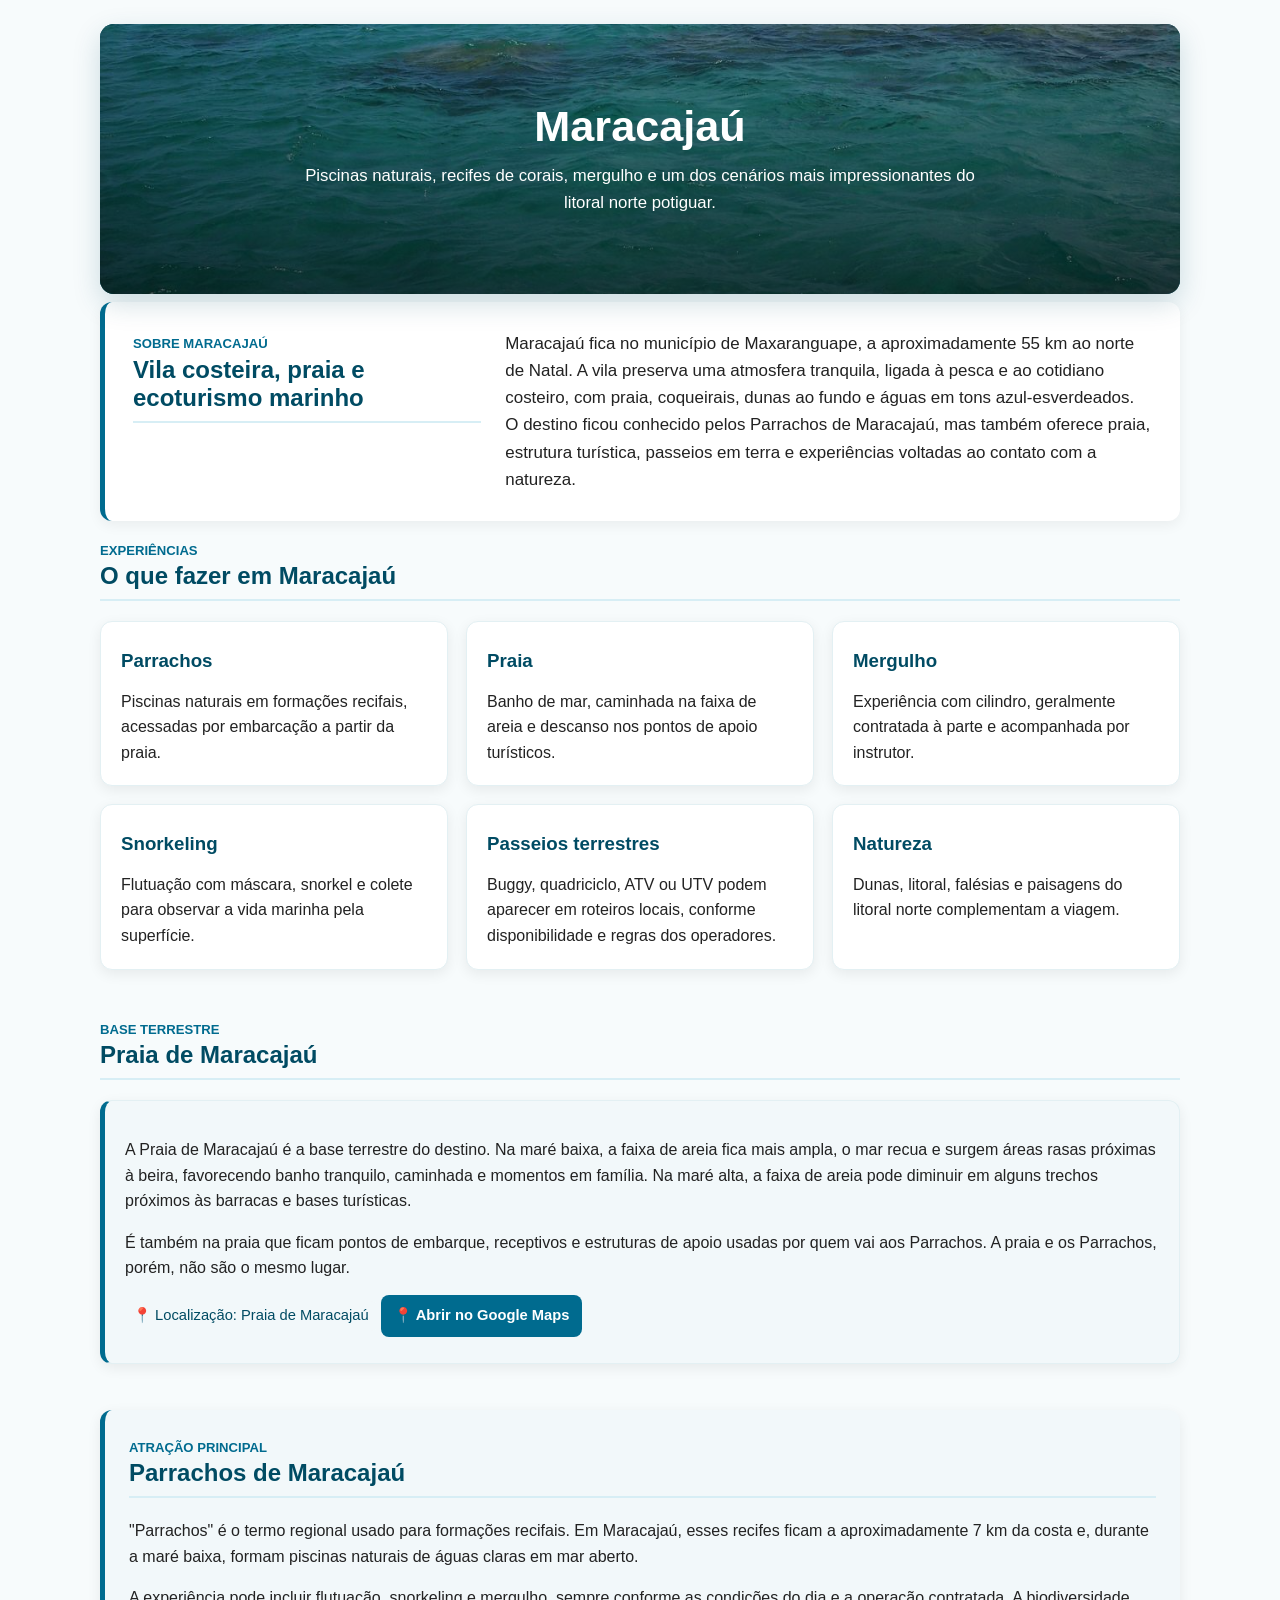
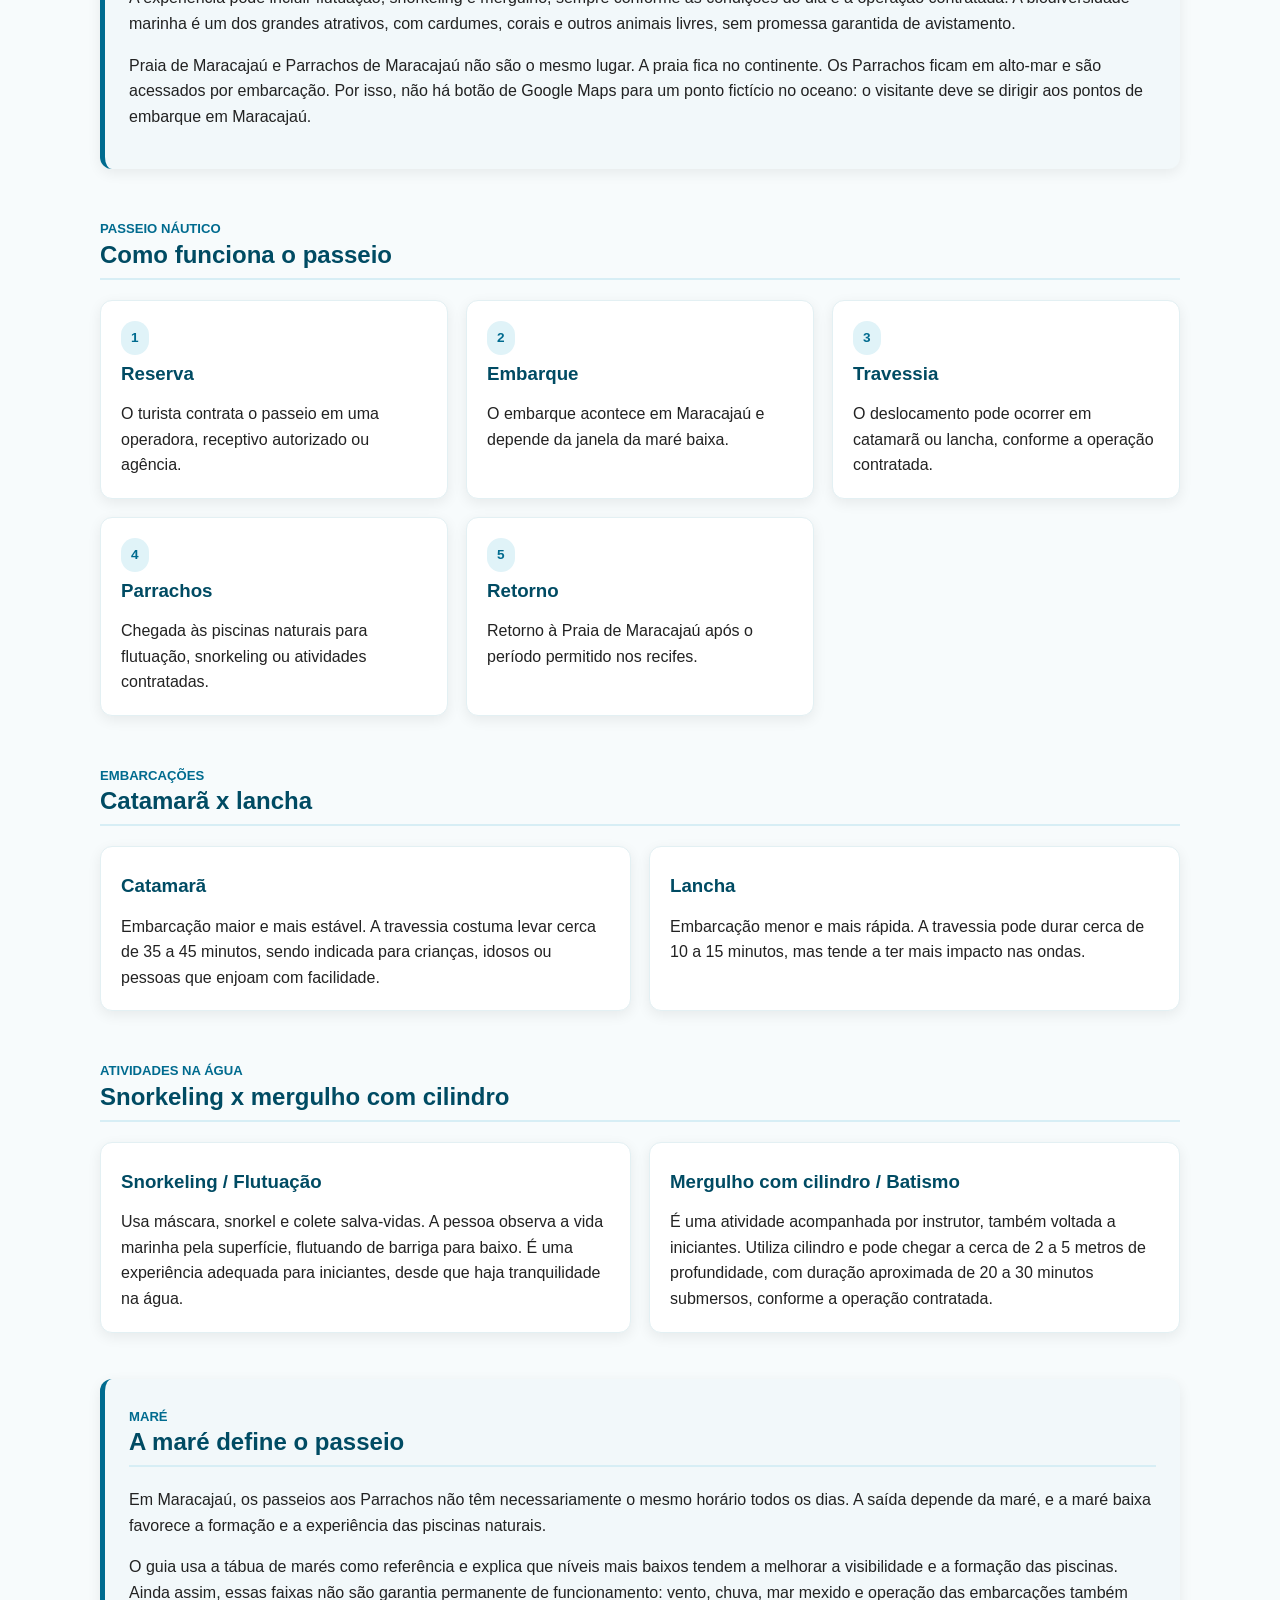
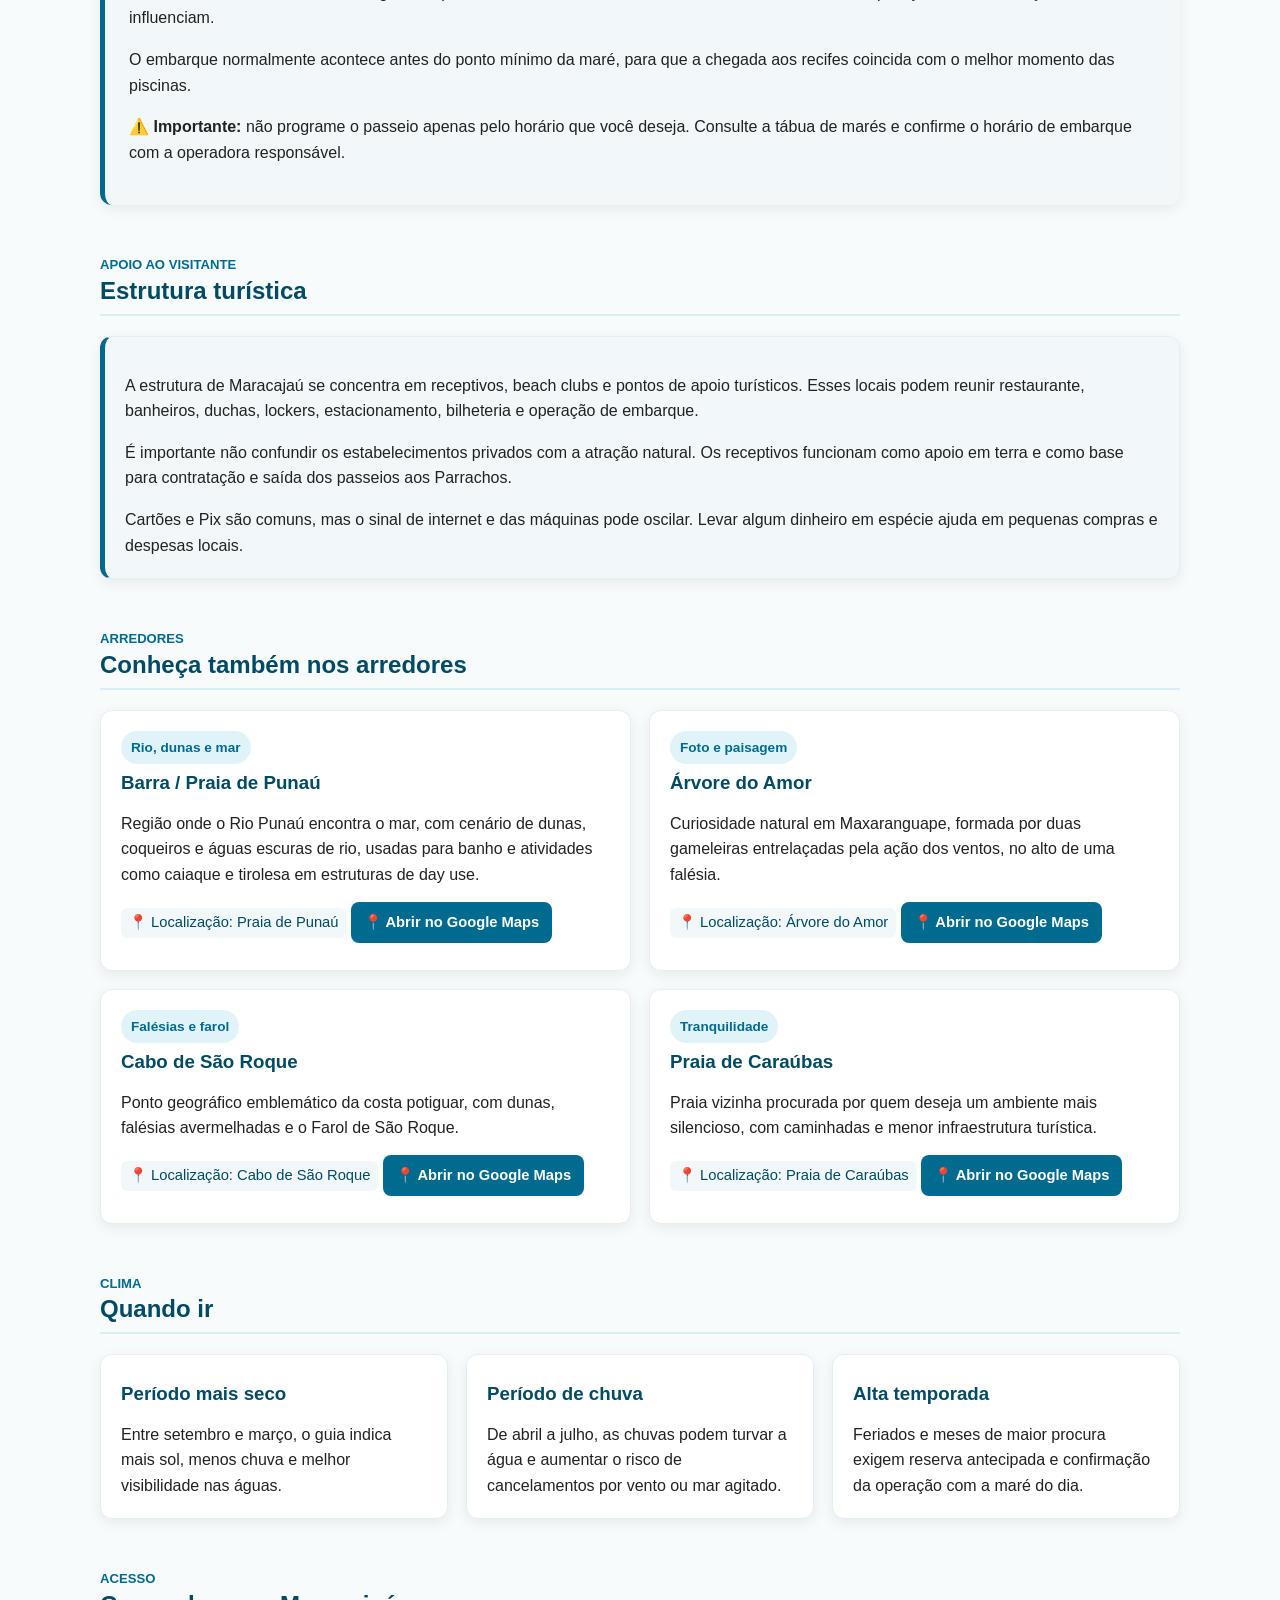
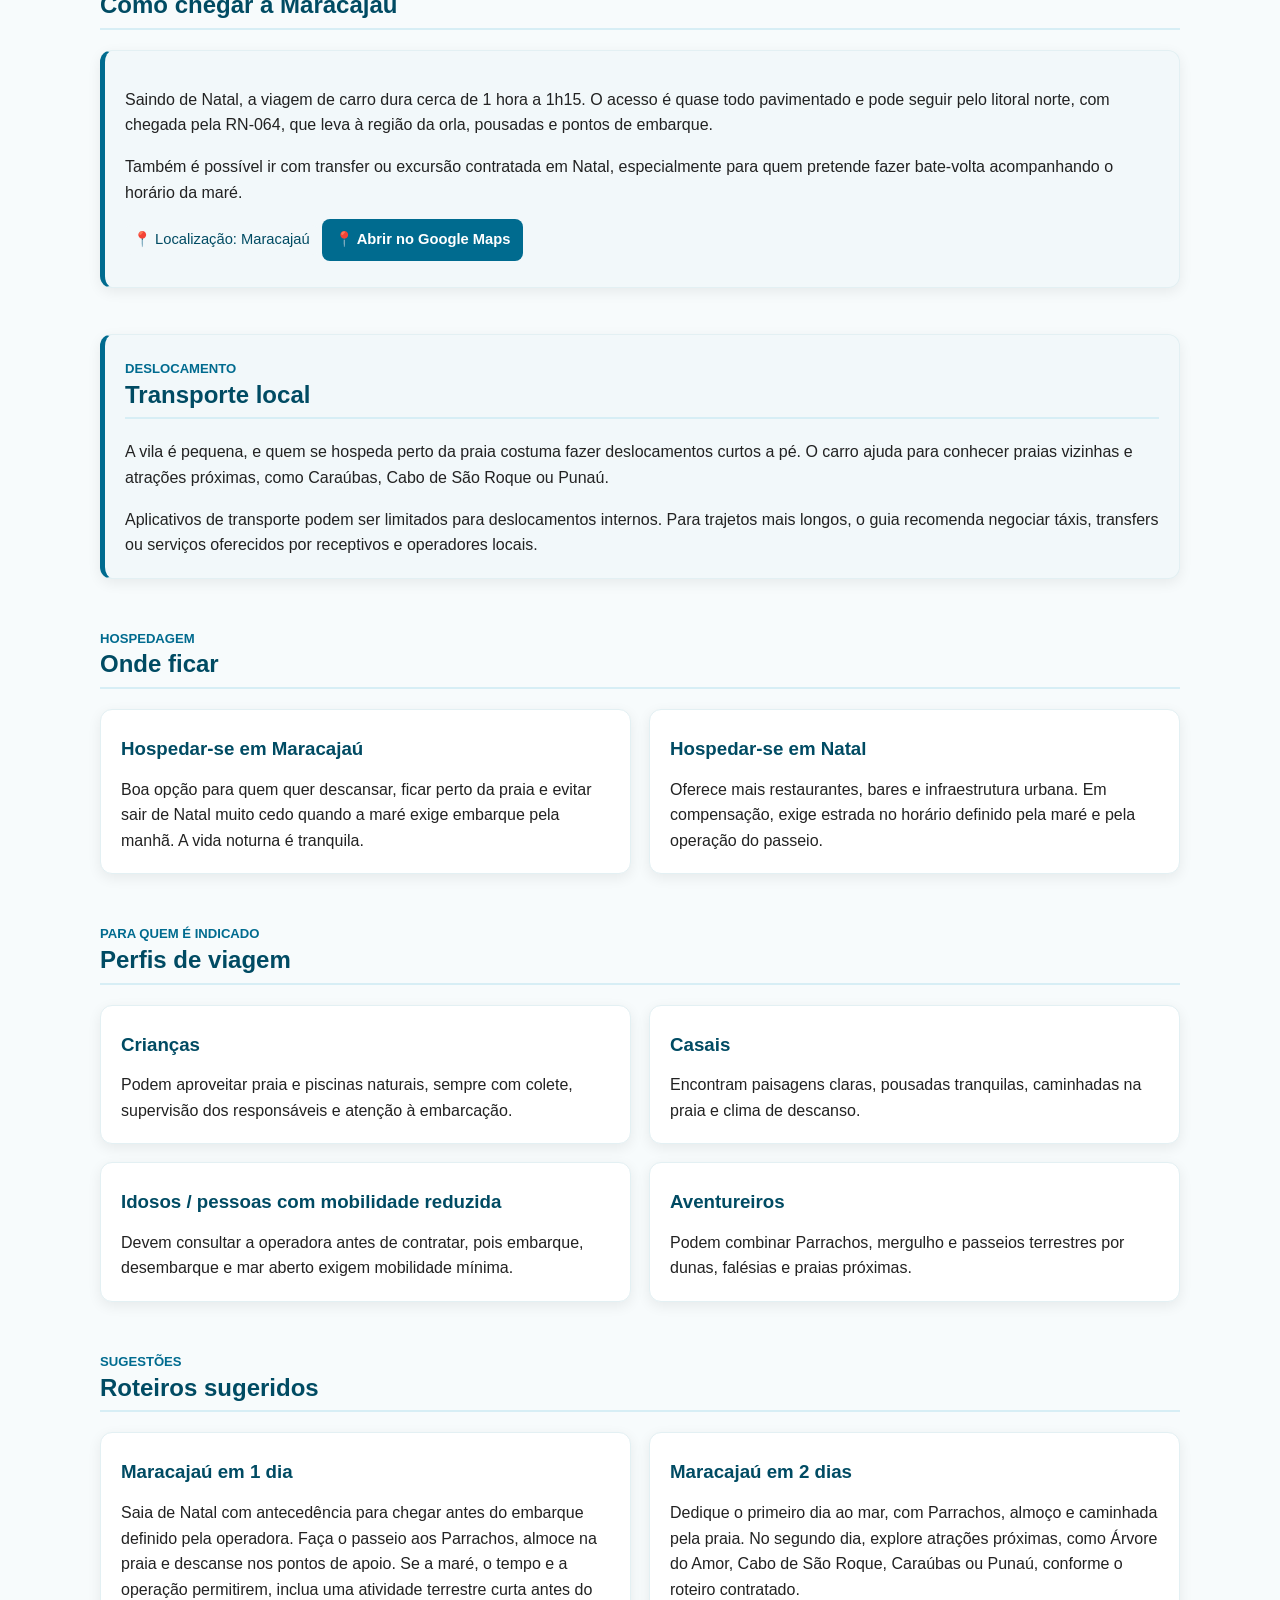
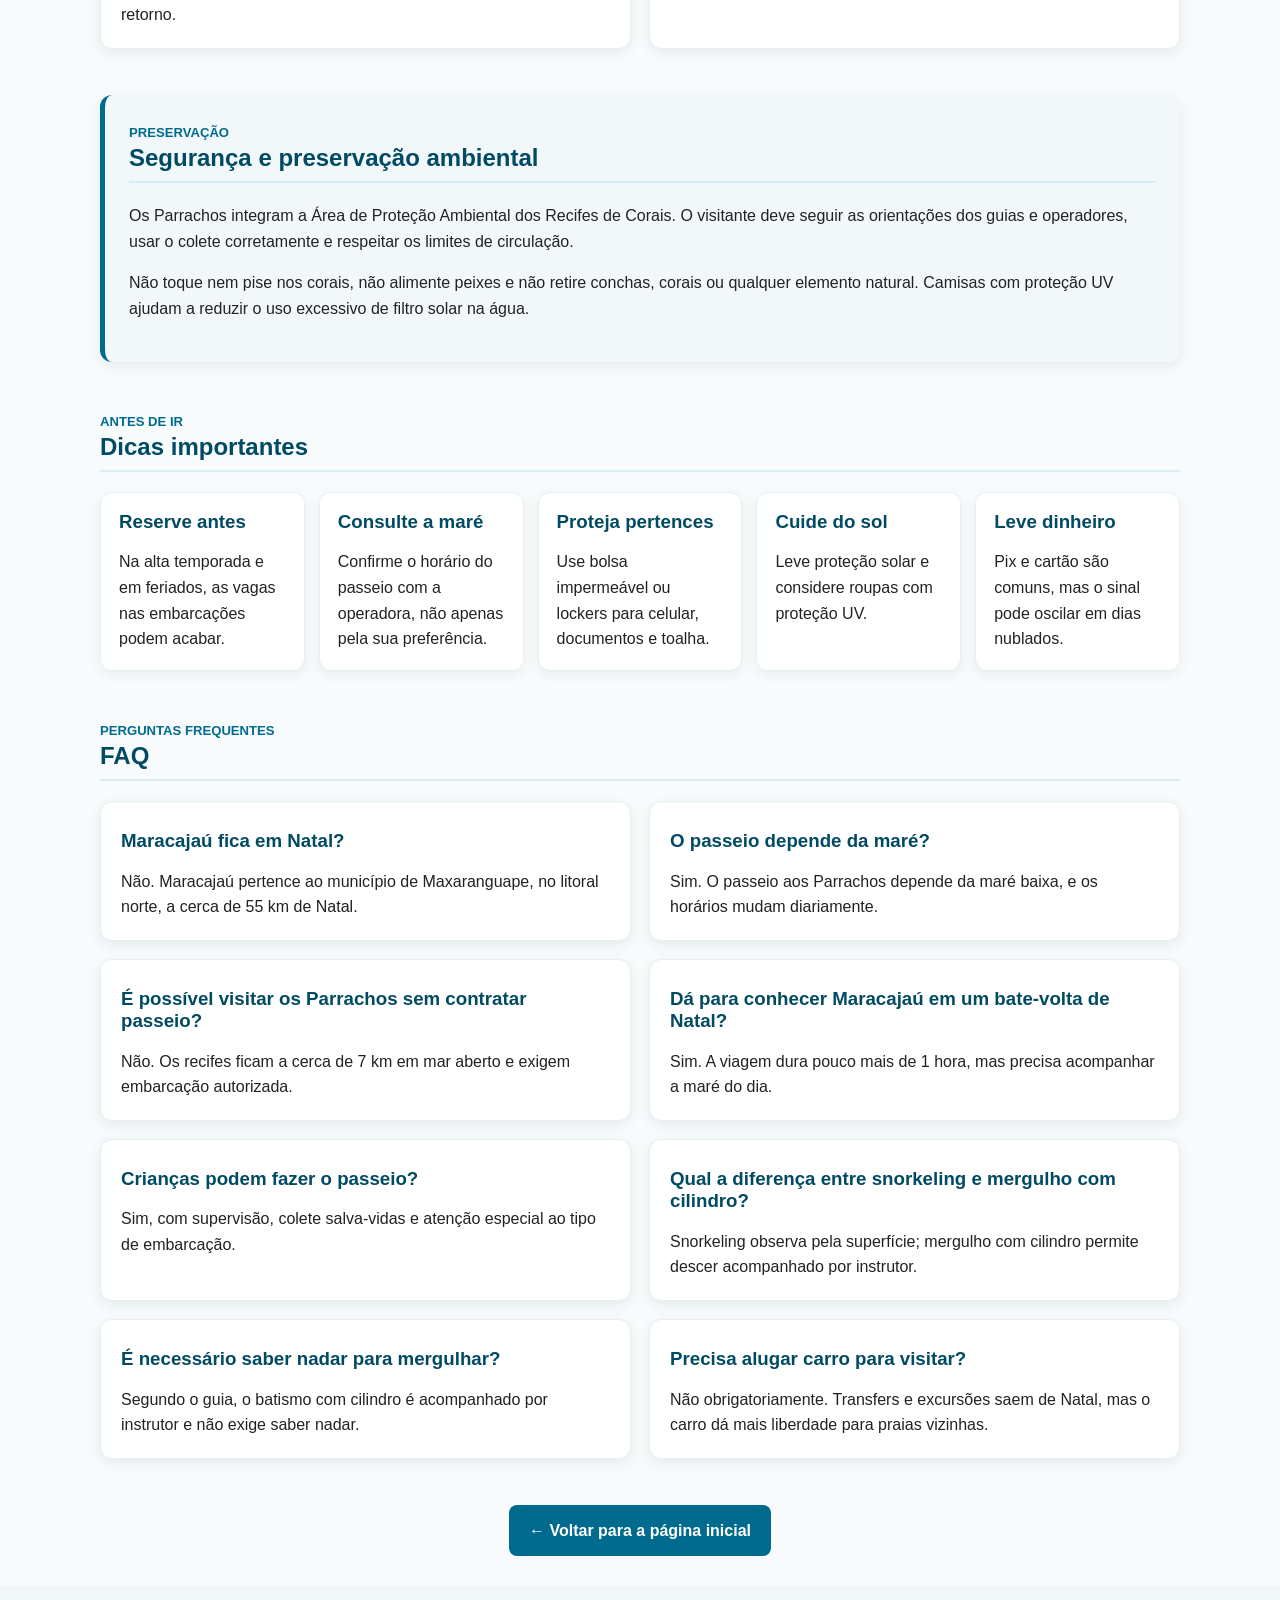
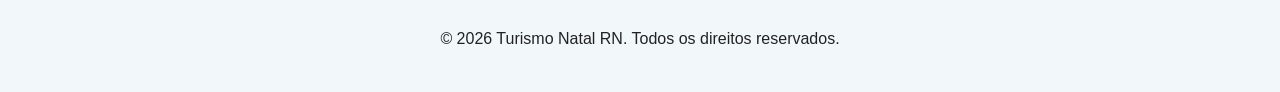
<file: destinos/maracajau.html>
<!DOCTYPE html>
<html lang="pt-BR">
    <head>
        <meta charset="UTF-8">
        <meta name="viewport" content="width=device-width, initial-scale=1.0">
        <link rel="stylesheet" href="../style.css">
        <title>Maracajaú - Turismo Natal RN</title>
    </head>
    <body class="pipa-page">
        <header class="pipa-hero">
            <img src="../imagens/maracajau.jpg" alt="Águas claras dos Parrachos de Maracajaú">

            <div class="pipa-hero-content">
                <h1>Maracajaú</h1>
                <p class="pipa-hero-subtitle">
                    Piscinas naturais, recifes de corais, mergulho e um dos cenários mais impressionantes do litoral norte potiguar.
                </p>
            </div>
        </header>

        <main class="pipa-main">
            <section class="pipa-section pipa-intro">
                <div>
                    <span class="pipa-section-label">Sobre Maracajaú</span>
                    <h2>Vila costeira, praia e ecoturismo marinho</h2>
                </div>
                <p>
                    Maracajaú fica no município de Maxaranguape, a aproximadamente 55 km ao norte de Natal.
                    A vila preserva uma atmosfera tranquila, ligada à pesca e ao cotidiano costeiro, com praia,
                    coqueirais, dunas ao fundo e águas em tons azul-esverdeados. O destino ficou conhecido pelos
                    Parrachos de Maracajaú, mas também oferece praia, estrutura turística, passeios em terra e
                    experiências voltadas ao contato com a natureza.
                </p>
            </section>

            <section class="pipa-section">
                <span class="pipa-section-label">Experiências</span>
                <h2>O que fazer em Maracajaú</h2>

                <div class="pipa-grid pipa-grid-3">
                    <article class="pipa-card pipa-card-compacto">
                        <h3>Parrachos</h3>
                        <p>Piscinas naturais em formações recifais, acessadas por embarcação a partir da praia.</p>
                    </article>

                    <article class="pipa-card pipa-card-compacto">
                        <h3>Praia</h3>
                        <p>Banho de mar, caminhada na faixa de areia e descanso nos pontos de apoio turísticos.</p>
                    </article>

                    <article class="pipa-card pipa-card-compacto">
                        <h3>Mergulho</h3>
                        <p>Experiência com cilindro, geralmente contratada à parte e acompanhada por instrutor.</p>
                    </article>

                    <article class="pipa-card pipa-card-compacto">
                        <h3>Snorkeling</h3>
                        <p>Flutuação com máscara, snorkel e colete para observar a vida marinha pela superfície.</p>
                    </article>

                    <article class="pipa-card pipa-card-compacto">
                        <h3>Passeios terrestres</h3>
                        <p>Buggy, quadriciclo, ATV ou UTV podem aparecer em roteiros locais, conforme disponibilidade e regras dos operadores.</p>
                    </article>

                    <article class="pipa-card pipa-card-compacto">
                        <h3>Natureza</h3>
                        <p>Dunas, litoral, falésias e paisagens do litoral norte complementam a viagem.</p>
                    </article>
                </div>
            </section>

            <section class="pipa-section">
                <span class="pipa-section-label">Base terrestre</span>
                <h2>Praia de Maracajaú</h2>

                <article class="pipa-card pipa-noite-card">
                    <p>
                        A Praia de Maracajaú é a base terrestre do destino. Na maré baixa, a faixa de areia fica
                        mais ampla, o mar recua e surgem áreas rasas próximas à beira, favorecendo banho tranquilo,
                        caminhada e momentos em família. Na maré alta, a faixa de areia pode diminuir em alguns
                        trechos próximos às barracas e bases turísticas.
                    </p>
                    <p>
                        É também na praia que ficam pontos de embarque, receptivos e estruturas de apoio usadas por
                        quem vai aos Parrachos. A praia e os Parrachos, porém, não são o mesmo lugar.
                    </p>
                    <p class="pipa-gps">📍 Localização: Praia de Maracajaú</p>
                    <a class="pipa-mapa-btn" href="https://www.google.com/maps/search/?api=1&amp;query=Praia%20de%20Maracaja%C3%BA%2C%20Maxaranguape%20-%20RN" target="_blank" rel="noopener noreferrer">📍 Abrir no Google Maps</a>
                </article>
            </section>

            <section class="pipa-section">
                <article class="pipa-alerta">
                    <span class="pipa-section-label">Atração principal</span>
                    <h2>Parrachos de Maracajaú</h2>
                    <p>
                        "Parrachos" é o termo regional usado para formações recifais. Em Maracajaú, esses recifes
                        ficam a aproximadamente 7 km da costa e, durante a maré baixa, formam piscinas naturais de
                        águas claras em mar aberto.
                    </p>
                    <p>
                        A experiência pode incluir flutuação, snorkeling e mergulho, sempre conforme as condições
                        do dia e a operação contratada. A biodiversidade marinha é um dos grandes atrativos, com
                        cardumes, corais e outros animais livres, sem promessa garantida de avistamento.
                    </p>
                    <p>
                        Praia de Maracajaú e Parrachos de Maracajaú não são o mesmo lugar. A praia fica no
                        continente. Os Parrachos ficam em alto-mar e são acessados por embarcação. Por isso, não há
                        botão de Google Maps para um ponto fictício no oceano: o visitante deve se dirigir aos
                        pontos de embarque em Maracajaú.
                    </p>
                </article>
            </section>

            <section class="pipa-section">
                <span class="pipa-section-label">Passeio náutico</span>
                <h2>Como funciona o passeio</h2>

                <div class="pipa-grid pipa-grid-3">
                    <article class="pipa-card pipa-card-compacto">
                        <span class="pipa-tag">1</span>
                        <h3>Reserva</h3>
                        <p>O turista contrata o passeio em uma operadora, receptivo autorizado ou agência.</p>
                    </article>

                    <article class="pipa-card pipa-card-compacto">
                        <span class="pipa-tag">2</span>
                        <h3>Embarque</h3>
                        <p>O embarque acontece em Maracajaú e depende da janela da maré baixa.</p>
                    </article>

                    <article class="pipa-card pipa-card-compacto">
                        <span class="pipa-tag">3</span>
                        <h3>Travessia</h3>
                        <p>O deslocamento pode ocorrer em catamarã ou lancha, conforme a operação contratada.</p>
                    </article>

                    <article class="pipa-card pipa-card-compacto">
                        <span class="pipa-tag">4</span>
                        <h3>Parrachos</h3>
                        <p>Chegada às piscinas naturais para flutuação, snorkeling ou atividades contratadas.</p>
                    </article>

                    <article class="pipa-card pipa-card-compacto">
                        <span class="pipa-tag">5</span>
                        <h3>Retorno</h3>
                        <p>Retorno à Praia de Maracajaú após o período permitido nos recifes.</p>
                    </article>
                </div>
            </section>

            <section class="pipa-section">
                <span class="pipa-section-label">Embarcações</span>
                <h2>Catamarã x lancha</h2>

                <div class="pipa-grid pipa-grid-2">
                    <article class="pipa-card">
                        <h3>Catamarã</h3>
                        <p>
                            Embarcação maior e mais estável. A travessia costuma levar cerca de 35 a 45 minutos,
                            sendo indicada para crianças, idosos ou pessoas que enjoam com facilidade.
                        </p>
                    </article>

                    <article class="pipa-card">
                        <h3>Lancha</h3>
                        <p>
                            Embarcação menor e mais rápida. A travessia pode durar cerca de 10 a 15 minutos, mas
                            tende a ter mais impacto nas ondas.
                        </p>
                    </article>
                </div>
            </section>

            <section class="pipa-section">
                <span class="pipa-section-label">Atividades na água</span>
                <h2>Snorkeling x mergulho com cilindro</h2>

                <div class="pipa-grid pipa-grid-2">
                    <article class="pipa-card">
                        <h3>Snorkeling / Flutuação</h3>
                        <p>
                            Usa máscara, snorkel e colete salva-vidas. A pessoa observa a vida marinha pela
                            superfície, flutuando de barriga para baixo. É uma experiência adequada para iniciantes,
                            desde que haja tranquilidade na água.
                        </p>
                    </article>

                    <article class="pipa-card">
                        <h3>Mergulho com cilindro / Batismo</h3>
                        <p>
                            É uma atividade acompanhada por instrutor, também voltada a iniciantes. Utiliza cilindro
                            e pode chegar a cerca de 2 a 5 metros de profundidade, com duração aproximada de 20 a
                            30 minutos submersos, conforme a operação contratada.
                        </p>
                    </article>
                </div>
            </section>

            <section class="pipa-section">
                <article class="pipa-alerta">
                    <span class="pipa-section-label">Maré</span>
                    <h2>A maré define o passeio</h2>
                    <p>
                        Em Maracajaú, os passeios aos Parrachos não têm necessariamente o mesmo horário todos os
                        dias. A saída depende da maré, e a maré baixa favorece a formação e a experiência das
                        piscinas naturais.
                    </p>
                    <p>
                        O guia usa a tábua de marés como referência e explica que níveis mais baixos tendem a
                        melhorar a visibilidade e a formação das piscinas. Ainda assim, essas faixas não são garantia
                        permanente de funcionamento: vento, chuva, mar mexido e operação das embarcações também
                        influenciam.
                    </p>
                    <p>
                        O embarque normalmente acontece antes do ponto mínimo da maré, para que a chegada aos
                        recifes coincida com o melhor momento das piscinas.
                    </p>
                    <p>
                        <strong>⚠️ Importante:</strong> não programe o passeio apenas pelo horário que você deseja.
                        Consulte a tábua de marés e confirme o horário de embarque com a operadora responsável.
                    </p>
                </article>
            </section>

            <section class="pipa-section">
                <span class="pipa-section-label">Apoio ao visitante</span>
                <h2>Estrutura turística</h2>

                <article class="pipa-card pipa-noite-card">
                    <p>
                        A estrutura de Maracajaú se concentra em receptivos, beach clubs e pontos de apoio
                        turísticos. Esses locais podem reunir restaurante, banheiros, duchas, lockers, estacionamento,
                        bilheteria e operação de embarque.
                    </p>
                    <p>
                        É importante não confundir os estabelecimentos privados com a atração natural. Os receptivos
                        funcionam como apoio em terra e como base para contratação e saída dos passeios aos
                        Parrachos.
                    </p>
                    <p>
                        Cartões e Pix são comuns, mas o sinal de internet e das máquinas pode oscilar. Levar algum
                        dinheiro em espécie ajuda em pequenas compras e despesas locais.
                    </p>
                </article>
            </section>

            <section class="pipa-section">
                <span class="pipa-section-label">Arredores</span>
                <h2>Conheça também nos arredores</h2>

                <div class="pipa-grid pipa-grid-2">
                    <article class="pipa-card">
                        <span class="pipa-tag">Rio, dunas e mar</span>
                        <h3>Barra / Praia de Punaú</h3>
                        <p>
                            Região onde o Rio Punaú encontra o mar, com cenário de dunas, coqueiros e águas escuras
                            de rio, usadas para banho e atividades como caiaque e tirolesa em estruturas de day use.
                        </p>
                        <p class="pipa-gps">📍 Localização: Praia de Punaú</p>
                        <a class="pipa-mapa-btn" href="https://www.google.com/maps/search/?api=1&amp;query=Praia%20de%20Puna%C3%BA%2C%20Rio%20do%20Fogo%20-%20RN" target="_blank" rel="noopener noreferrer">📍 Abrir no Google Maps</a>
                    </article>

                    <article class="pipa-card">
                        <span class="pipa-tag">Foto e paisagem</span>
                        <h3>Árvore do Amor</h3>
                        <p>
                            Curiosidade natural em Maxaranguape, formada por duas gameleiras entrelaçadas pela ação
                            dos ventos, no alto de uma falésia.
                        </p>
                        <p class="pipa-gps">📍 Localização: Árvore do Amor</p>
                        <a class="pipa-mapa-btn" href="https://www.google.com/maps/search/?api=1&amp;query=%C3%81rvore%20do%20Amor%2C%20Maxaranguape" target="_blank" rel="noopener noreferrer">📍 Abrir no Google Maps</a>
                    </article>

                    <article class="pipa-card">
                        <span class="pipa-tag">Falésias e farol</span>
                        <h3>Cabo de São Roque</h3>
                        <p>
                            Ponto geográfico emblemático da costa potiguar, com dunas, falésias avermelhadas e o
                            Farol de São Roque.
                        </p>
                        <p class="pipa-gps">📍 Localização: Cabo de São Roque</p>
                        <a class="pipa-mapa-btn" href="https://www.google.com/maps/search/?api=1&amp;query=Cabo%20de%20S%C3%A3o%20Roque%2C%20RN" target="_blank" rel="noopener noreferrer">📍 Abrir no Google Maps</a>
                    </article>

                    <article class="pipa-card">
                        <span class="pipa-tag">Tranquilidade</span>
                        <h3>Praia de Caraúbas</h3>
                        <p>
                            Praia vizinha procurada por quem deseja um ambiente mais silencioso, com caminhadas e
                            menor infraestrutura turística.
                        </p>
                        <p class="pipa-gps">📍 Localização: Praia de Caraúbas</p>
                        <a class="pipa-mapa-btn" href="https://www.google.com/maps/search/?api=1&amp;query=Praia%20de%20Cara%C3%BAbas%2C%20Maxaranguape" target="_blank" rel="noopener noreferrer">📍 Abrir no Google Maps</a>
                    </article>
                </div>
            </section>

            <section class="pipa-section">
                <span class="pipa-section-label">Clima</span>
                <h2>Quando ir</h2>

                <div class="pipa-grid pipa-grid-3">
                    <article class="pipa-card">
                        <h3>Período mais seco</h3>
                        <p>Entre setembro e março, o guia indica mais sol, menos chuva e melhor visibilidade nas águas.</p>
                    </article>

                    <article class="pipa-card">
                        <h3>Período de chuva</h3>
                        <p>De abril a julho, as chuvas podem turvar a água e aumentar o risco de cancelamentos por vento ou mar agitado.</p>
                    </article>

                    <article class="pipa-card">
                        <h3>Alta temporada</h3>
                        <p>Feriados e meses de maior procura exigem reserva antecipada e confirmação da operação com a maré do dia.</p>
                    </article>
                </div>
            </section>

            <section class="pipa-section">
                <span class="pipa-section-label">Acesso</span>
                <h2>Como chegar a Maracajaú</h2>

                <article class="pipa-card pipa-noite-card">
                    <p>
                        Saindo de Natal, a viagem de carro dura cerca de 1 hora a 1h15. O acesso é quase todo
                        pavimentado e pode seguir pelo litoral norte, com chegada pela RN-064, que leva à região da
                        orla, pousadas e pontos de embarque.
                    </p>
                    <p>
                        Também é possível ir com transfer ou excursão contratada em Natal, especialmente para quem
                        pretende fazer bate-volta acompanhando o horário da maré.
                    </p>
                    <p class="pipa-gps">📍 Localização: Maracajaú</p>
                    <a class="pipa-mapa-btn" href="https://www.google.com/maps/search/?api=1&amp;query=Maracaja%C3%BA%2C%20Maxaranguape%20-%20RN" target="_blank" rel="noopener noreferrer">📍 Abrir no Google Maps</a>
                </article>
            </section>

            <section class="pipa-section">
                <article class="pipa-card pipa-noite-card">
                    <span class="pipa-section-label">Deslocamento</span>
                    <h2>Transporte local</h2>
                    <p>
                        A vila é pequena, e quem se hospeda perto da praia costuma fazer deslocamentos curtos a pé.
                        O carro ajuda para conhecer praias vizinhas e atrações próximas, como Caraúbas, Cabo de São
                        Roque ou Punaú.
                    </p>
                    <p>
                        Aplicativos de transporte podem ser limitados para deslocamentos internos. Para trajetos mais
                        longos, o guia recomenda negociar táxis, transfers ou serviços oferecidos por receptivos e
                        operadores locais.
                    </p>
                </article>
            </section>

            <section class="pipa-section">
                <span class="pipa-section-label">Hospedagem</span>
                <h2>Onde ficar</h2>

                <div class="pipa-grid pipa-grid-2">
                    <article class="pipa-card">
                        <h3>Hospedar-se em Maracajaú</h3>
                        <p>
                            Boa opção para quem quer descansar, ficar perto da praia e evitar sair de Natal muito cedo
                            quando a maré exige embarque pela manhã. A vida noturna é tranquila.
                        </p>
                    </article>

                    <article class="pipa-card">
                        <h3>Hospedar-se em Natal</h3>
                        <p>
                            Oferece mais restaurantes, bares e infraestrutura urbana. Em compensação, exige estrada
                            no horário definido pela maré e pela operação do passeio.
                        </p>
                    </article>
                </div>
            </section>

            <section class="pipa-section">
                <span class="pipa-section-label">Para quem é indicado</span>
                <h2>Perfis de viagem</h2>

                <div class="pipa-grid pipa-grid-2">
                    <article class="pipa-card">
                        <h3>Crianças</h3>
                        <p>Podem aproveitar praia e piscinas naturais, sempre com colete, supervisão dos responsáveis e atenção à embarcação.</p>
                    </article>

                    <article class="pipa-card">
                        <h3>Casais</h3>
                        <p>Encontram paisagens claras, pousadas tranquilas, caminhadas na praia e clima de descanso.</p>
                    </article>

                    <article class="pipa-card">
                        <h3>Idosos / pessoas com mobilidade reduzida</h3>
                        <p>Devem consultar a operadora antes de contratar, pois embarque, desembarque e mar aberto exigem mobilidade mínima.</p>
                    </article>

                    <article class="pipa-card">
                        <h3>Aventureiros</h3>
                        <p>Podem combinar Parrachos, mergulho e passeios terrestres por dunas, falésias e praias próximas.</p>
                    </article>
                </div>
            </section>

            <section class="pipa-section">
                <span class="pipa-section-label">Sugestões</span>
                <h2>Roteiros sugeridos</h2>

                <div class="pipa-grid pipa-grid-2">
                    <article class="pipa-card">
                        <h3>Maracajaú em 1 dia</h3>
                        <p>
                            Saia de Natal com antecedência para chegar antes do embarque definido pela operadora.
                            Faça o passeio aos Parrachos, almoce na praia e descanse nos pontos de apoio. Se a maré,
                            o tempo e a operação permitirem, inclua uma atividade terrestre curta antes do retorno.
                        </p>
                    </article>

                    <article class="pipa-card">
                        <h3>Maracajaú em 2 dias</h3>
                        <p>
                            Dedique o primeiro dia ao mar, com Parrachos, almoço e caminhada pela praia. No segundo
                            dia, explore atrações próximas, como Árvore do Amor, Cabo de São Roque, Caraúbas ou
                            Punaú, conforme o roteiro contratado.
                        </p>
                    </article>
                </div>
            </section>

            <section class="pipa-section">
                <article class="pipa-alerta">
                    <span class="pipa-section-label">Preservação</span>
                    <h2>Segurança e preservação ambiental</h2>
                    <p>
                        Os Parrachos integram a Área de Proteção Ambiental dos Recifes de Corais. O visitante deve
                        seguir as orientações dos guias e operadores, usar o colete corretamente e respeitar os limites
                        de circulação.
                    </p>
                    <p>
                        Não toque nem pise nos corais, não alimente peixes e não retire conchas, corais ou qualquer
                        elemento natural. Camisas com proteção UV ajudam a reduzir o uso excessivo de filtro solar na
                        água.
                    </p>
                </article>
            </section>

            <section class="pipa-section">
                <span class="pipa-section-label">Antes de ir</span>
                <h2>Dicas importantes</h2>

                <div class="pipa-dicas">
                    <article>
                        <h3>Reserve antes</h3>
                        <p>Na alta temporada e em feriados, as vagas nas embarcações podem acabar.</p>
                    </article>

                    <article>
                        <h3>Consulte a maré</h3>
                        <p>Confirme o horário do passeio com a operadora, não apenas pela sua preferência.</p>
                    </article>

                    <article>
                        <h3>Proteja pertences</h3>
                        <p>Use bolsa impermeável ou lockers para celular, documentos e toalha.</p>
                    </article>

                    <article>
                        <h3>Cuide do sol</h3>
                        <p>Leve proteção solar e considere roupas com proteção UV.</p>
                    </article>

                    <article>
                        <h3>Leve dinheiro</h3>
                        <p>Pix e cartão são comuns, mas o sinal pode oscilar em dias nublados.</p>
                    </article>
                </div>
            </section>

            <section class="pipa-section">
                <span class="pipa-section-label">Perguntas frequentes</span>
                <h2>FAQ</h2>

                <div class="pipa-grid pipa-grid-2">
                    <article class="pipa-card">
                        <h3>Maracajaú fica em Natal?</h3>
                        <p>Não. Maracajaú pertence ao município de Maxaranguape, no litoral norte, a cerca de 55 km de Natal.</p>
                    </article>

                    <article class="pipa-card">
                        <h3>O passeio depende da maré?</h3>
                        <p>Sim. O passeio aos Parrachos depende da maré baixa, e os horários mudam diariamente.</p>
                    </article>

                    <article class="pipa-card">
                        <h3>É possível visitar os Parrachos sem contratar passeio?</h3>
                        <p>Não. Os recifes ficam a cerca de 7 km em mar aberto e exigem embarcação autorizada.</p>
                    </article>

                    <article class="pipa-card">
                        <h3>Dá para conhecer Maracajaú em um bate-volta de Natal?</h3>
                        <p>Sim. A viagem dura pouco mais de 1 hora, mas precisa acompanhar a maré do dia.</p>
                    </article>

                    <article class="pipa-card">
                        <h3>Crianças podem fazer o passeio?</h3>
                        <p>Sim, com supervisão, colete salva-vidas e atenção especial ao tipo de embarcação.</p>
                    </article>

                    <article class="pipa-card">
                        <h3>Qual a diferença entre snorkeling e mergulho com cilindro?</h3>
                        <p>Snorkeling observa pela superfície; mergulho com cilindro permite descer acompanhado por instrutor.</p>
                    </article>

                    <article class="pipa-card">
                        <h3>É necessário saber nadar para mergulhar?</h3>
                        <p>Segundo o guia, o batismo com cilindro é acompanhado por instrutor e não exige saber nadar.</p>
                    </article>

                    <article class="pipa-card">
                        <h3>Precisa alugar carro para visitar?</h3>
                        <p>Não obrigatoriamente. Transfers e excursões saem de Natal, mas o carro dá mais liberdade para praias vizinhas.</p>
                    </article>
                </div>
            </section>

            <section class="pipa-section pipa-voltar">
                <a class="pipa-botao-voltar" href="../index.html">← Voltar para a página inicial</a>
            </section>
        </main>

        <footer>
            <p>&copy; 2026 Turismo Natal RN. Todos os direitos reservados.</p>
        </footer>
    </body>
</html>
</file>
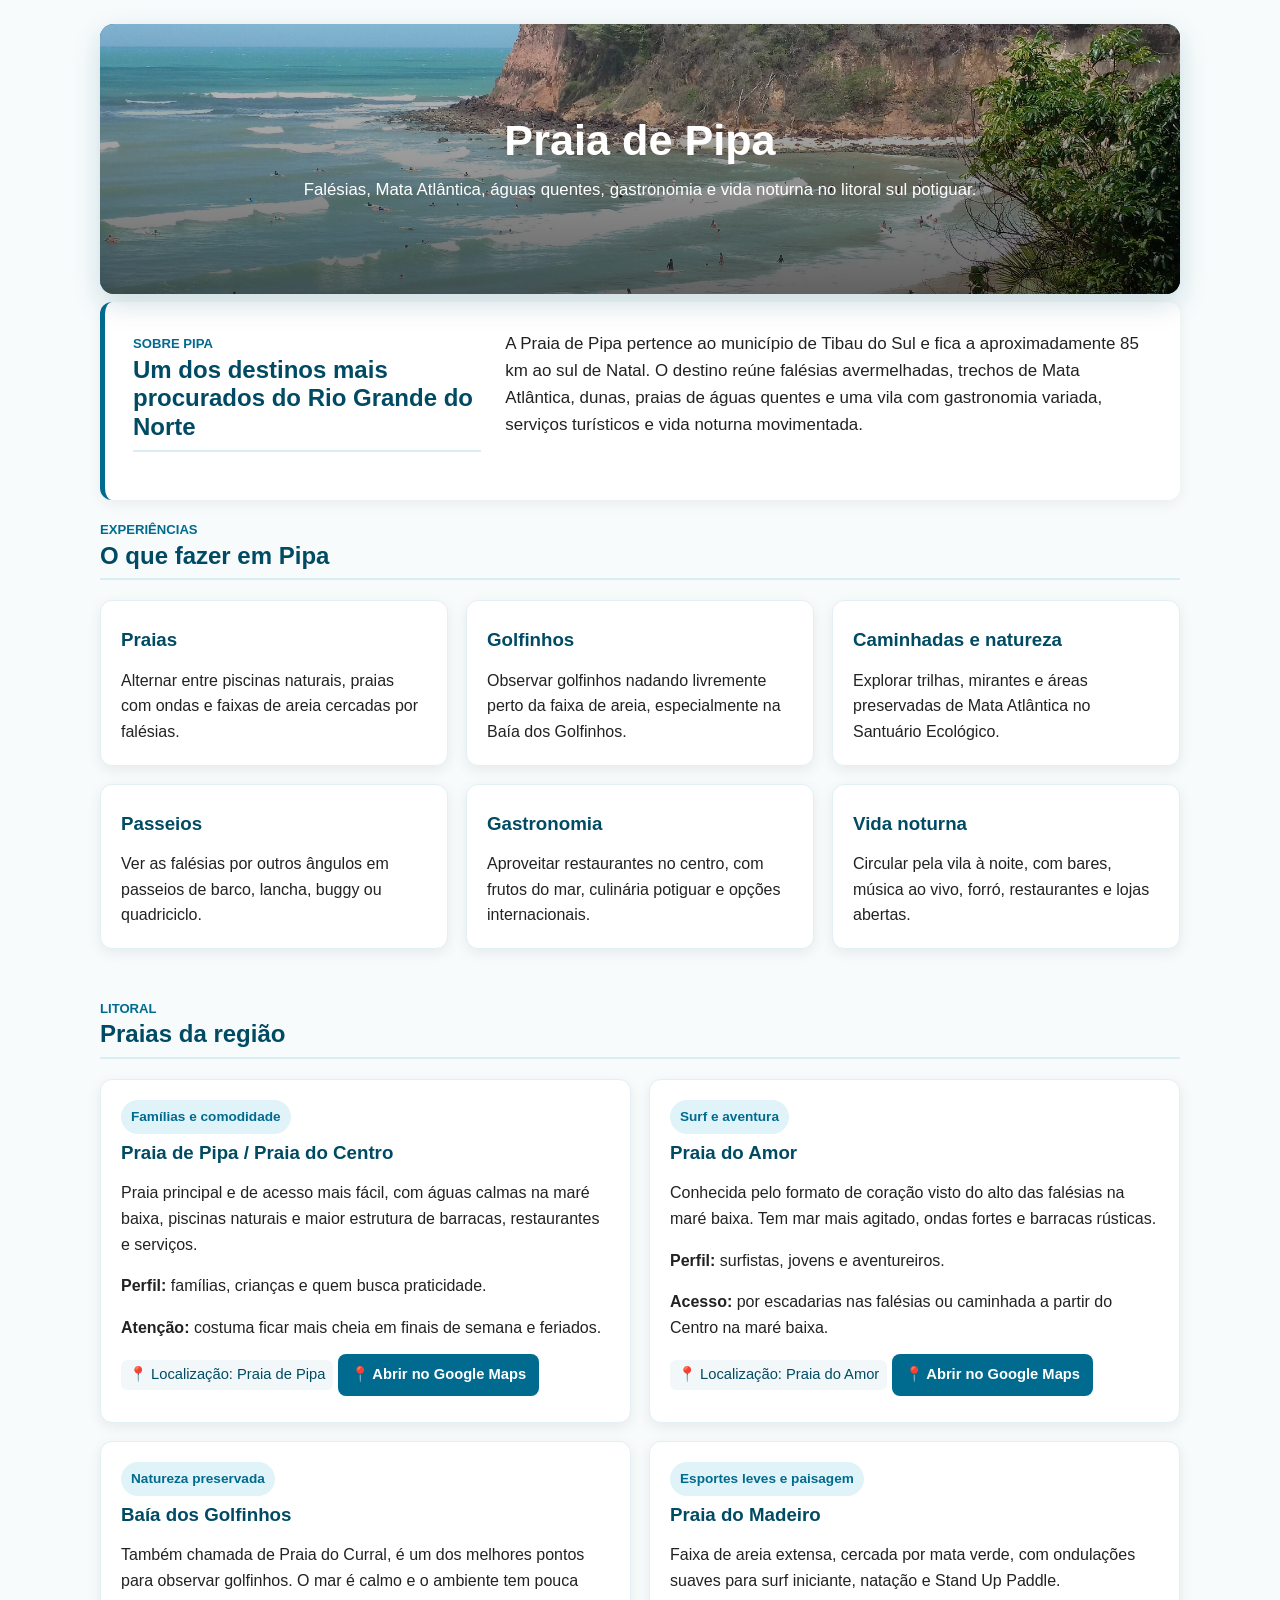
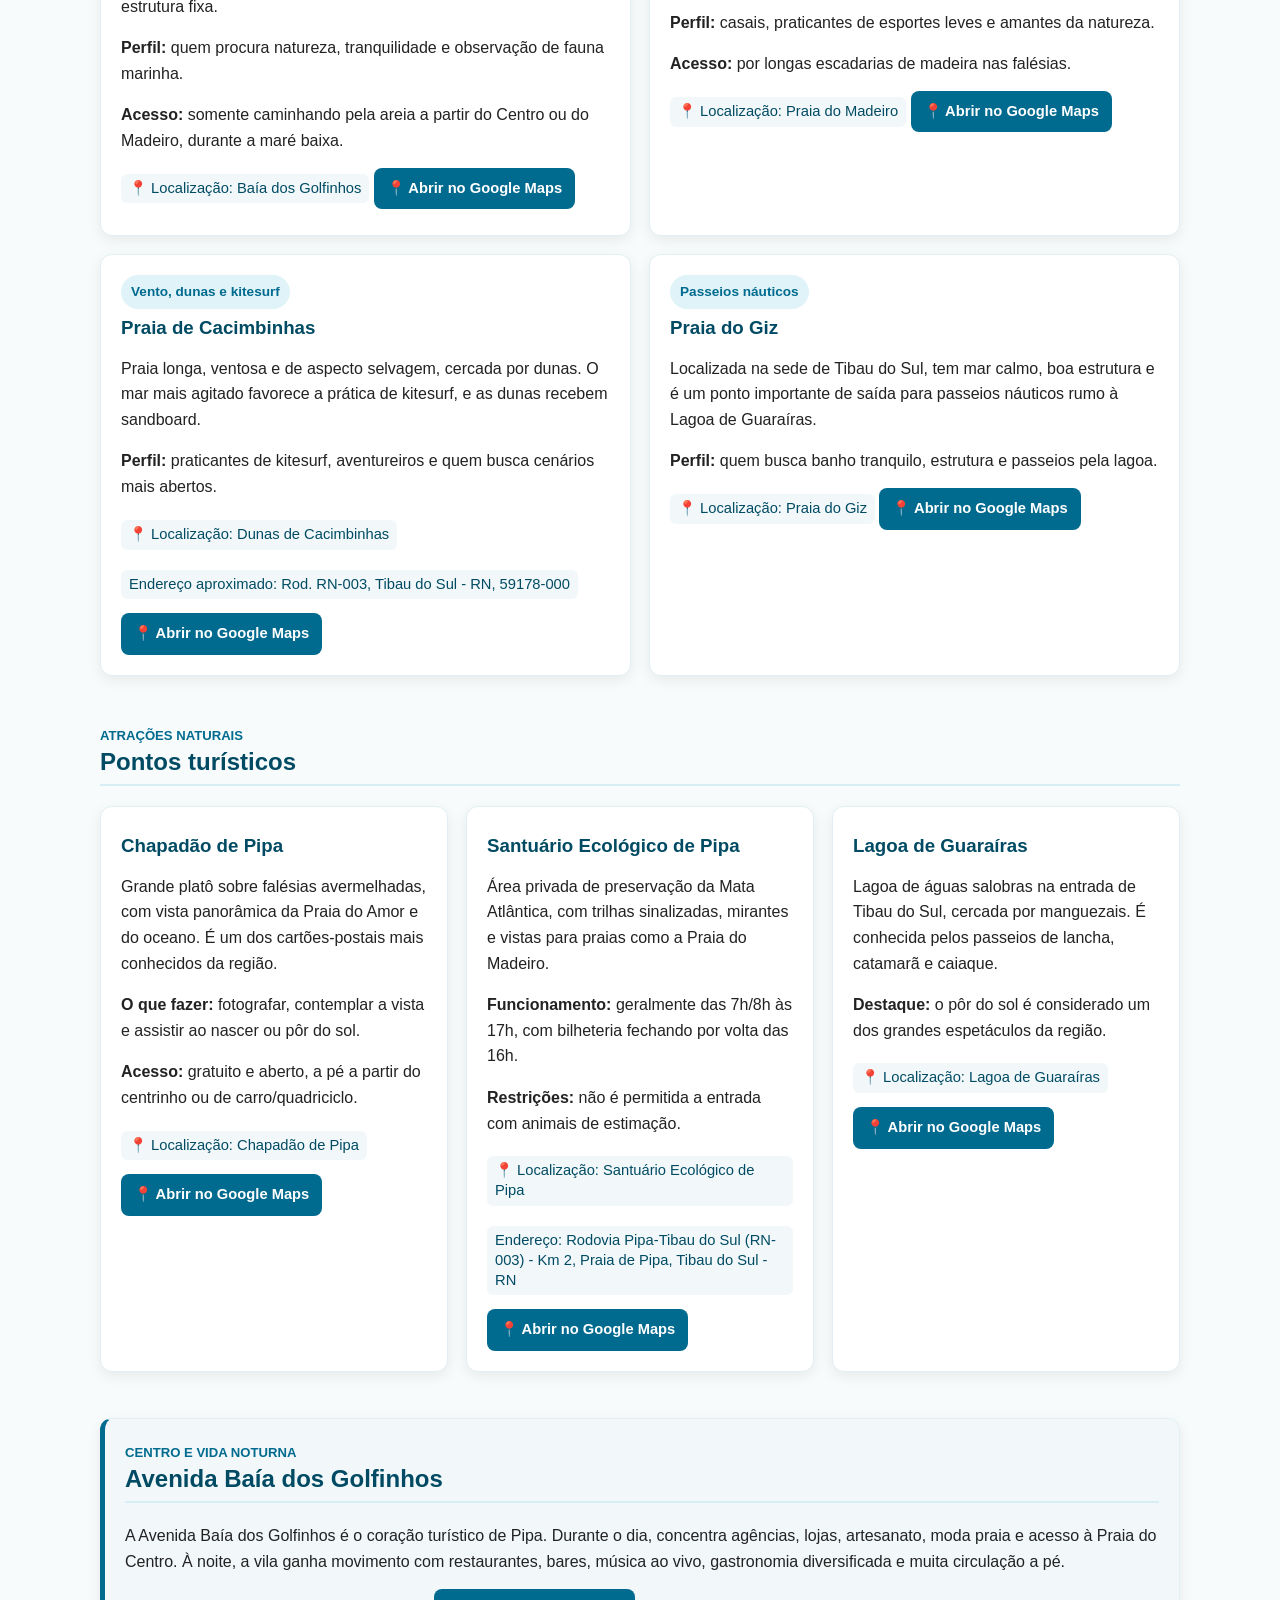
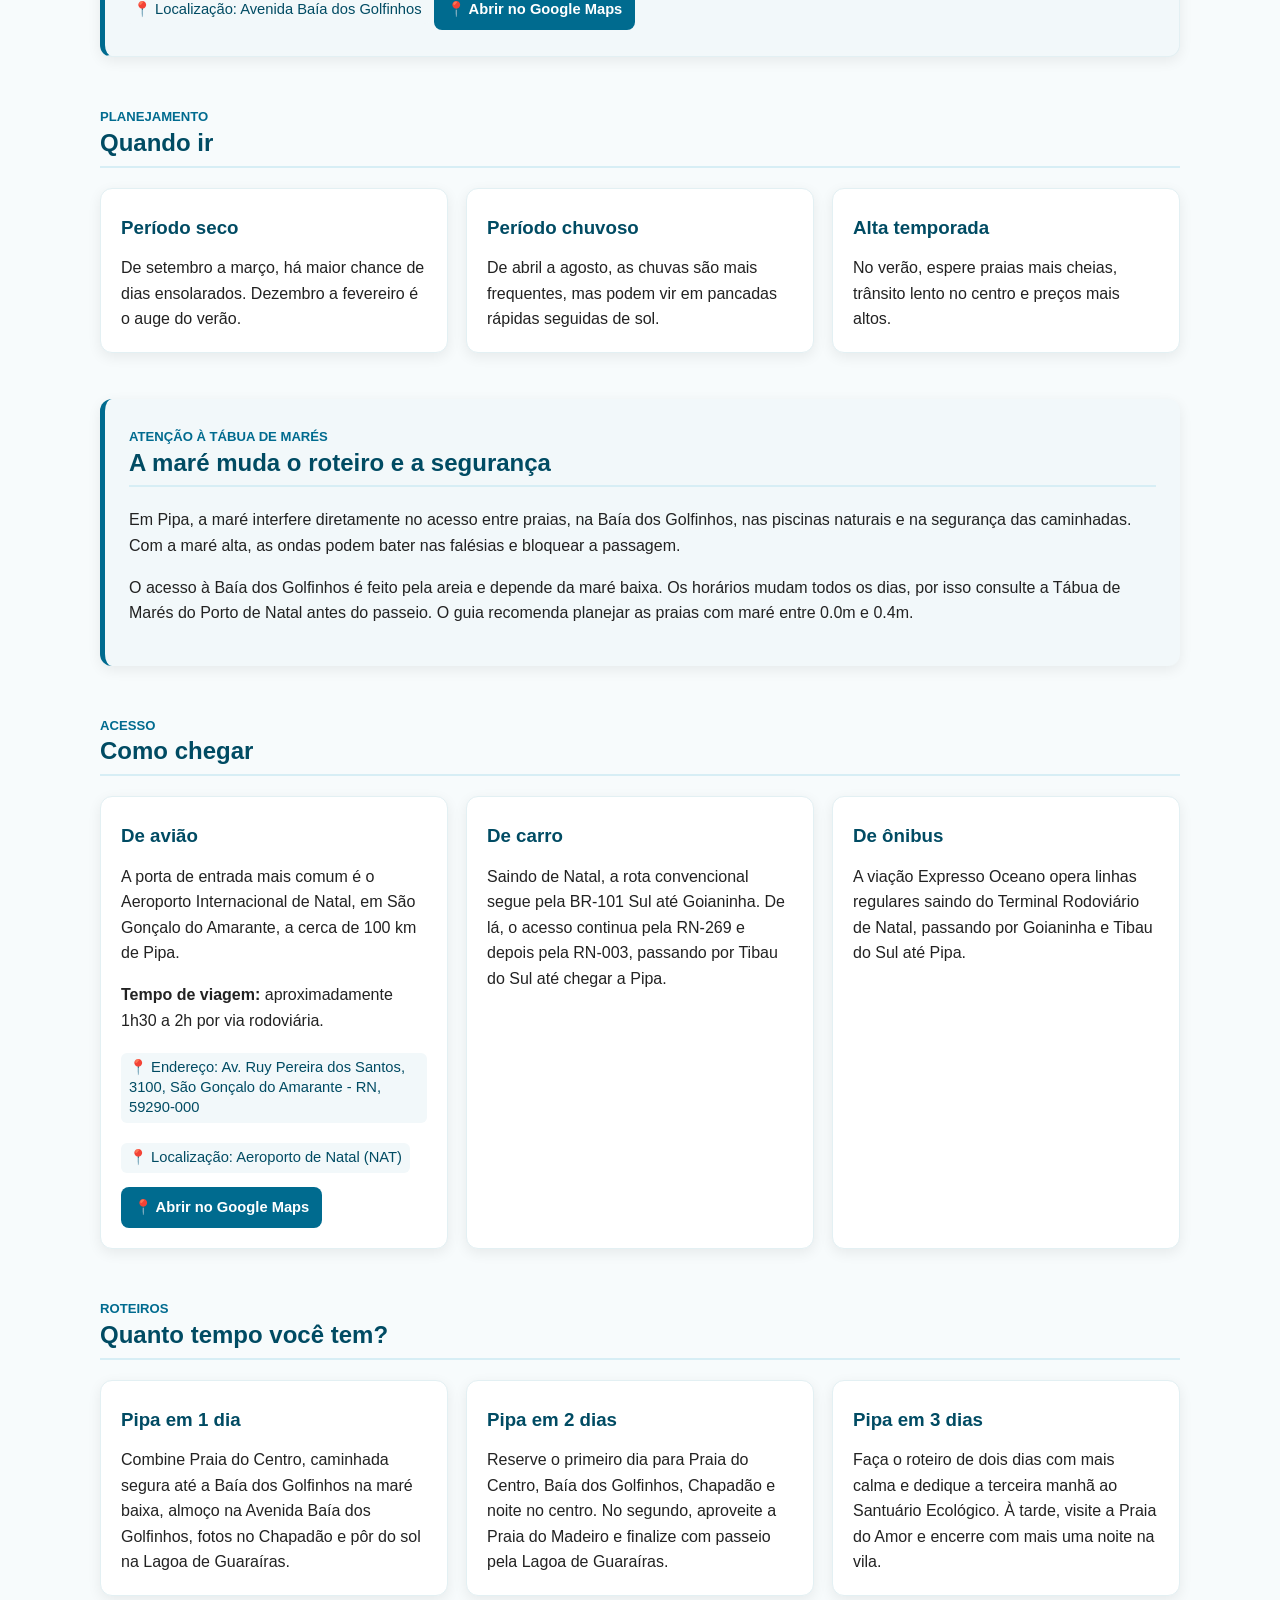
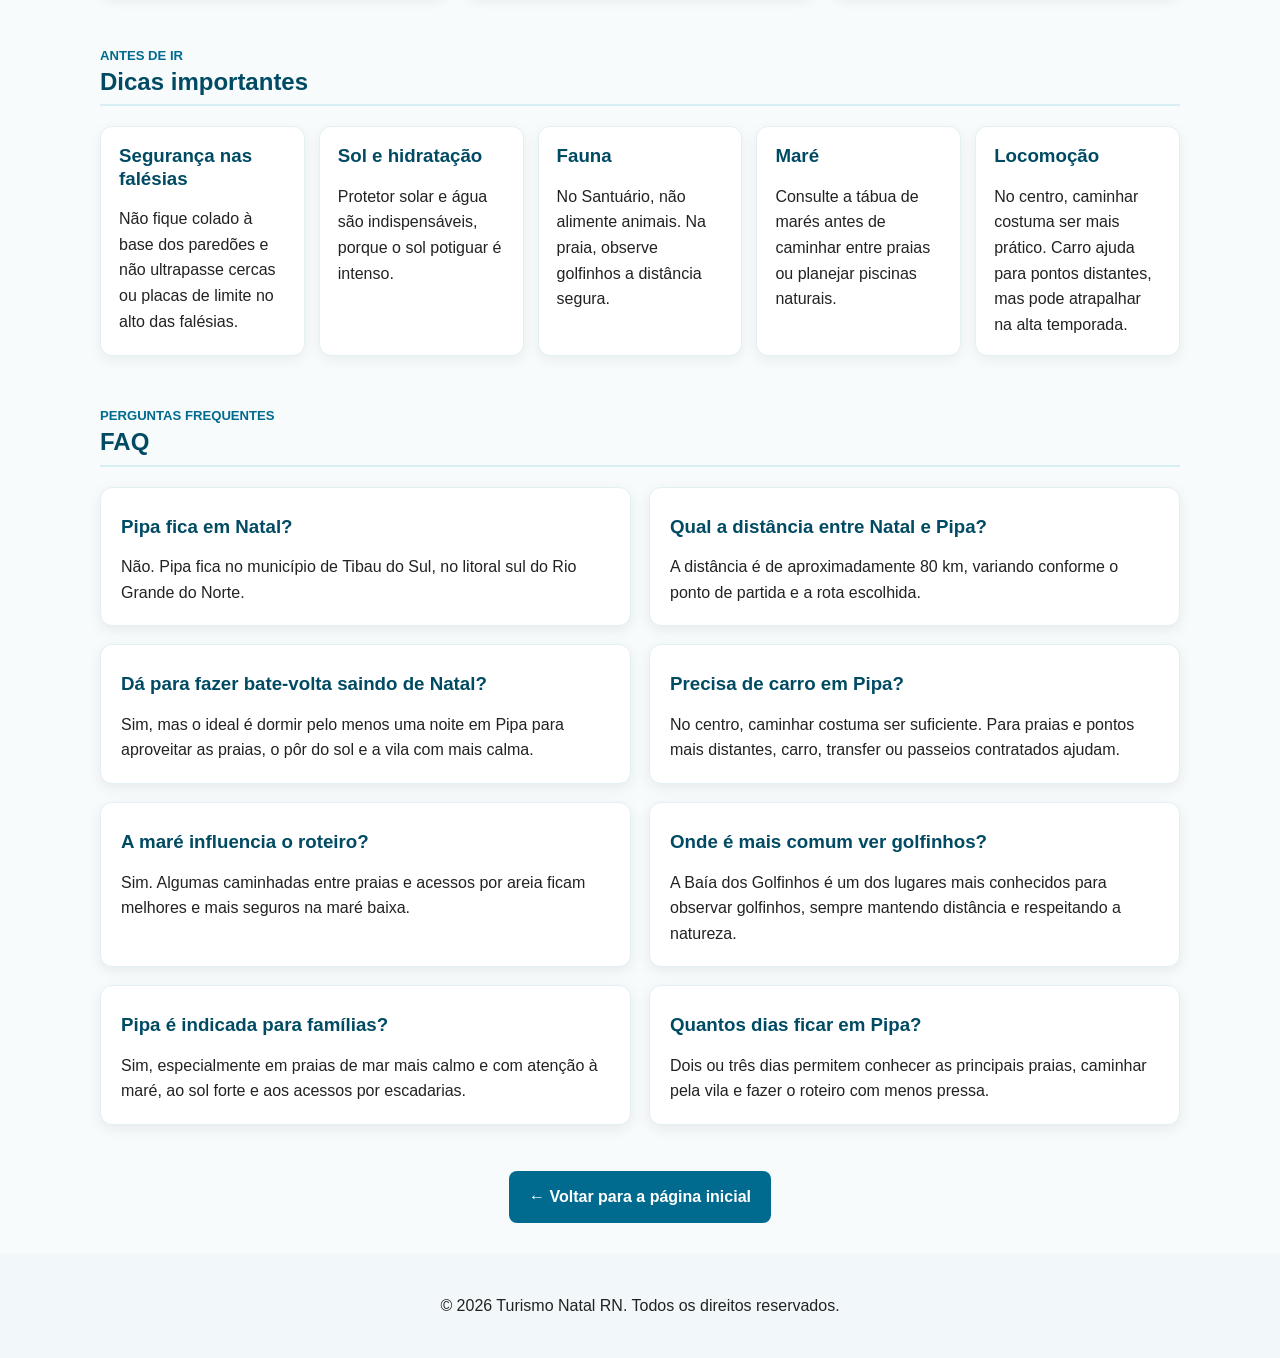
<file: destinos/pipa.html>
<!DOCTYPE html>
<html lang="pt-BR">
    <head>
        <meta charset="UTF-8">
        <meta name="viewport" content="width=device-width, initial-scale=1.0">
        <link rel="stylesheet" href="../style.css">
        <title>Pipa - Turismo Natal RN</title>
    </head>
    <body class="pipa-page">
        <header class="pipa-hero">
            <img src="../imagens/pipa.jpg" alt="Praia de Pipa">

            <div class="pipa-hero-content">
                <h1>Praia de Pipa</h1>
                <p class="pipa-hero-subtitle">
                    Falésias, Mata Atlântica, águas quentes, gastronomia e vida noturna no litoral sul potiguar.
                </p>
            </div>
        </header>

        <main class="pipa-main">
            <section class="pipa-section pipa-intro">
                <div>
                    <span class="pipa-section-label">Sobre Pipa</span>
                    <h2>Um dos destinos mais procurados do Rio Grande do Norte</h2>
                </div>
                <p>
                    A Praia de Pipa pertence ao município de Tibau do Sul e fica a aproximadamente
                    85 km ao sul de Natal. O destino reúne falésias avermelhadas, trechos de Mata
                    Atlântica, dunas, praias de águas quentes e uma vila com gastronomia variada,
                    serviços turísticos e vida noturna movimentada.
                </p>
            </section>

            <section class="pipa-section">
                <span class="pipa-section-label">Experiências</span>
                <h2>O que fazer em Pipa</h2>

                <div class="pipa-grid pipa-grid-3">
                    <article class="pipa-card pipa-card-compacto">
                        <h3>Praias</h3>
                        <p>Alternar entre piscinas naturais, praias com ondas e faixas de areia cercadas por falésias.</p>
                    </article>

                    <article class="pipa-card pipa-card-compacto">
                        <h3>Golfinhos</h3>
                        <p>Observar golfinhos nadando livremente perto da faixa de areia, especialmente na Baía dos Golfinhos.</p>
                    </article>

                    <article class="pipa-card pipa-card-compacto">
                        <h3>Caminhadas e natureza</h3>
                        <p>Explorar trilhas, mirantes e áreas preservadas de Mata Atlântica no Santuário Ecológico.</p>
                    </article>

                    <article class="pipa-card pipa-card-compacto">
                        <h3>Passeios</h3>
                        <p>Ver as falésias por outros ângulos em passeios de barco, lancha, buggy ou quadriciclo.</p>
                    </article>

                    <article class="pipa-card pipa-card-compacto">
                        <h3>Gastronomia</h3>
                        <p>Aproveitar restaurantes no centro, com frutos do mar, culinária potiguar e opções internacionais.</p>
                    </article>

                    <article class="pipa-card pipa-card-compacto">
                        <h3>Vida noturna</h3>
                        <p>Circular pela vila à noite, com bares, música ao vivo, forró, restaurantes e lojas abertas.</p>
                    </article>
                </div>
            </section>

            <section class="pipa-section">
                <span class="pipa-section-label">Litoral</span>
                <h2>Praias da região</h2>

                <div class="pipa-grid pipa-grid-2">
                    <article class="pipa-card">
                        <span class="pipa-tag">Famílias e comodidade</span>
                        <h3>Praia de Pipa / Praia do Centro</h3>
                        <p>
                            Praia principal e de acesso mais fácil, com águas calmas na maré baixa,
                            piscinas naturais e maior estrutura de barracas, restaurantes e serviços.
                        </p>
                        <p><strong>Perfil:</strong> famílias, crianças e quem busca praticidade.</p>
                        <p><strong>Atenção:</strong> costuma ficar mais cheia em finais de semana e feriados.</p>
                        <p class="pipa-gps">📍 Localização: Praia de Pipa</p>
                        <a class="pipa-mapa-btn" href="https://www.google.com/maps/search/?api=1&amp;query=Praia%20de%20Pipa%2C%20Tibau%20do%20Sul%2C%20RN" target="_blank" rel="noopener noreferrer">📍 Abrir no Google Maps</a>
                    </article>

                    <article class="pipa-card">
                        <span class="pipa-tag">Surf e aventura</span>
                        <h3>Praia do Amor</h3>
                        <p>
                            Conhecida pelo formato de coração visto do alto das falésias na maré baixa.
                            Tem mar mais agitado, ondas fortes e barracas rústicas.
                        </p>
                        <p><strong>Perfil:</strong> surfistas, jovens e aventureiros.</p>
                        <p><strong>Acesso:</strong> por escadarias nas falésias ou caminhada a partir do Centro na maré baixa.</p>
                        <p class="pipa-gps">📍 Localização: Praia do Amor</p>
                        <a class="pipa-mapa-btn" href="https://www.google.com/maps/search/?api=1&amp;query=Praia%20do%20Amor%2C%20Tibau%20do%20Sul%2C%20RN" target="_blank" rel="noopener noreferrer">📍 Abrir no Google Maps</a>
                    </article>

                    <article class="pipa-card">
                        <span class="pipa-tag">Natureza preservada</span>
                        <h3>Baía dos Golfinhos</h3>
                        <p>
                            Também chamada de Praia do Curral, é um dos melhores pontos para observar
                            golfinhos. O mar é calmo e o ambiente tem pouca estrutura fixa.
                        </p>
                        <p><strong>Perfil:</strong> quem procura natureza, tranquilidade e observação de fauna marinha.</p>
                        <p><strong>Acesso:</strong> somente caminhando pela areia a partir do Centro ou do Madeiro, durante a maré baixa.</p>
                        <p class="pipa-gps">📍 Localização: Baía dos Golfinhos</p>
                        <a class="pipa-mapa-btn" href="https://www.google.com/maps/search/?api=1&amp;query=Ba%C3%ADa%20dos%20Golfinhos%2C%20Praia%20de%20Pipa%2C%20Tibau%20do%20Sul%2C%20RN" target="_blank" rel="noopener noreferrer">📍 Abrir no Google Maps</a>
                    </article>

                    <article class="pipa-card">
                        <span class="pipa-tag">Esportes leves e paisagem</span>
                        <h3>Praia do Madeiro</h3>
                        <p>
                            Faixa de areia extensa, cercada por mata verde, com ondulações suaves para
                            surf iniciante, natação e Stand Up Paddle.
                        </p>
                        <p><strong>Perfil:</strong> casais, praticantes de esportes leves e amantes da natureza.</p>
                        <p><strong>Acesso:</strong> por longas escadarias de madeira nas falésias.</p>
                        <p class="pipa-gps">📍 Localização: Praia do Madeiro</p>
                        <a class="pipa-mapa-btn" href="https://www.google.com/maps/search/?api=1&amp;query=Praia%20do%20Madeiro%2C%20Tibau%20do%20Sul%2C%20RN" target="_blank" rel="noopener noreferrer">📍 Abrir no Google Maps</a>
                    </article>

                    <article class="pipa-card">
                        <span class="pipa-tag">Vento, dunas e kitesurf</span>
                        <h3>Praia de Cacimbinhas</h3>
                        <p>
                            Praia longa, ventosa e de aspecto selvagem, cercada por dunas. O mar mais
                            agitado favorece a prática de kitesurf, e as dunas recebem sandboard.
                        </p>
                        <p><strong>Perfil:</strong> praticantes de kitesurf, aventureiros e quem busca cenários mais abertos.</p>
                        <p class="pipa-gps">📍 Localização: Dunas de Cacimbinhas</p>
                        <p class="pipa-gps">Endereço aproximado: Rod. RN-003, Tibau do Sul - RN, 59178-000</p>
                        <a class="pipa-mapa-btn" href="https://www.google.com/maps/search/?api=1&amp;query=Dunas%20de%20Cacimbinhas%2C%20Tibau%20do%20Sul%2C%20RN" target="_blank" rel="noopener noreferrer">📍 Abrir no Google Maps</a>
                    </article>

                    <article class="pipa-card">
                        <span class="pipa-tag">Passeios náuticos</span>
                        <h3>Praia do Giz</h3>
                        <p>
                            Localizada na sede de Tibau do Sul, tem mar calmo, boa estrutura e é um
                            ponto importante de saída para passeios náuticos rumo à Lagoa de Guaraíras.
                        </p>
                        <p><strong>Perfil:</strong> quem busca banho tranquilo, estrutura e passeios pela lagoa.</p>
                        <p class="pipa-gps">📍 Localização: Praia do Giz</p>
                        <a class="pipa-mapa-btn" href="https://www.google.com/maps/search/?api=1&amp;query=Praia%20do%20Giz%2C%20Tibau%20do%20Sul%2C%20RN" target="_blank" rel="noopener noreferrer">📍 Abrir no Google Maps</a>
                    </article>
                </div>
            </section>

            <section class="pipa-section">
                <span class="pipa-section-label">Atrações naturais</span>
                <h2>Pontos turísticos</h2>

                <div class="pipa-grid pipa-grid-3">
                    <article class="pipa-card">
                        <h3>Chapadão de Pipa</h3>
                        <p>
                            Grande platô sobre falésias avermelhadas, com vista panorâmica da Praia do
                            Amor e do oceano. É um dos cartões-postais mais conhecidos da região.
                        </p>
                        <p><strong>O que fazer:</strong> fotografar, contemplar a vista e assistir ao nascer ou pôr do sol.</p>
                        <p><strong>Acesso:</strong> gratuito e aberto, a pé a partir do centrinho ou de carro/quadriciclo.</p>
                        <p class="pipa-gps">📍 Localização: Chapadão de Pipa</p>
                        <a class="pipa-mapa-btn" href="https://www.google.com/maps/search/?api=1&amp;query=Chapad%C3%A3o%20de%20Pipa%2C%20Tibau%20do%20Sul%2C%20RN" target="_blank" rel="noopener noreferrer">📍 Abrir no Google Maps</a>
                    </article>

                    <article class="pipa-card">
                        <h3>Santuário Ecológico de Pipa</h3>
                        <p>
                            Área privada de preservação da Mata Atlântica, com trilhas sinalizadas,
                            mirantes e vistas para praias como a Praia do Madeiro.
                        </p>
                        <p><strong>Funcionamento:</strong> geralmente das 7h/8h às 17h, com bilheteria fechando por volta das 16h.</p>
                        <p><strong>Restrições:</strong> não é permitida a entrada com animais de estimação.</p>
                        <p class="pipa-gps">📍 Localização: Santuário Ecológico de Pipa</p>
                        <p class="pipa-gps">Endereço: Rodovia Pipa-Tibau do Sul (RN-003) - Km 2, Praia de Pipa, Tibau do Sul - RN</p>
                        <a class="pipa-mapa-btn" href="https://www.google.com/maps/search/?api=1&amp;query=Santu%C3%A1rio%20Ecol%C3%B3gico%20de%20Pipa%2C%20Rodovia%20Pipa-Tibau%20do%20Sul%20RN-003%20Km%202%2C%20Tibau%20do%20Sul%2C%20RN" target="_blank" rel="noopener noreferrer">📍 Abrir no Google Maps</a>
                    </article>

                    <article class="pipa-card">
                        <h3>Lagoa de Guaraíras</h3>
                        <p>
                            Lagoa de águas salobras na entrada de Tibau do Sul, cercada por manguezais.
                            É conhecida pelos passeios de lancha, catamarã e caiaque.
                        </p>
                        <p><strong>Destaque:</strong> o pôr do sol é considerado um dos grandes espetáculos da região.</p>
                        <p class="pipa-gps">📍 Localização: Lagoa de Guaraíras</p>
                        <a class="pipa-mapa-btn" href="https://www.google.com/maps/search/?api=1&amp;query=Lagoa%20de%20Guara%C3%ADras%2C%20Tibau%20do%20Sul%2C%20RN" target="_blank" rel="noopener noreferrer">📍 Abrir no Google Maps</a>
                    </article>
                </div>
            </section>

            <section class="pipa-section">
                <article class="pipa-card pipa-noite-card">
                    <span class="pipa-section-label">Centro e vida noturna</span>
                    <h2>Avenida Baía dos Golfinhos</h2>
                    <p>
                        A Avenida Baía dos Golfinhos é o coração turístico de Pipa. Durante o dia,
                        concentra agências, lojas, artesanato, moda praia e acesso à Praia do Centro.
                        À noite, a vila ganha movimento com restaurantes, bares, música ao vivo,
                        gastronomia diversificada e muita circulação a pé.
                    </p>
                    <p class="pipa-gps">📍 Localização: Avenida Baía dos Golfinhos</p>
                    <a class="pipa-mapa-btn" href="https://www.google.com/maps/search/?api=1&amp;query=Avenida%20Ba%C3%ADa%20dos%20Golfinhos%2C%20Pipa%2C%20Tibau%20do%20Sul%2C%20RN" target="_blank" rel="noopener noreferrer">📍 Abrir no Google Maps</a>
                </article>
            </section>

            <section class="pipa-section">
                <span class="pipa-section-label">Planejamento</span>
                <h2>Quando ir</h2>

                <div class="pipa-grid pipa-grid-3">
                    <article class="pipa-card pipa-card-compacto">
                        <h3>Período seco</h3>
                        <p>De setembro a março, há maior chance de dias ensolarados. Dezembro a fevereiro é o auge do verão.</p>
                    </article>

                    <article class="pipa-card pipa-card-compacto">
                        <h3>Período chuvoso</h3>
                        <p>De abril a agosto, as chuvas são mais frequentes, mas podem vir em pancadas rápidas seguidas de sol.</p>
                    </article>

                    <article class="pipa-card pipa-card-compacto">
                        <h3>Alta temporada</h3>
                        <p>No verão, espere praias mais cheias, trânsito lento no centro e preços mais altos.</p>
                    </article>
                </div>
            </section>

            <section class="pipa-section">
                <article class="pipa-alerta">
                    <span class="pipa-section-label">Atenção à tábua de marés</span>
                    <h2>A maré muda o roteiro e a segurança</h2>
                    <p>
                        Em Pipa, a maré interfere diretamente no acesso entre praias, na Baía dos
                        Golfinhos, nas piscinas naturais e na segurança das caminhadas. Com a maré alta,
                        as ondas podem bater nas falésias e bloquear a passagem.
                    </p>
                    <p>
                        O acesso à Baía dos Golfinhos é feito pela areia e depende da maré baixa.
                        Os horários mudam todos os dias, por isso consulte a Tábua de Marés do Porto
                        de Natal antes do passeio. O guia recomenda planejar as praias com maré entre
                        0.0m e 0.4m.
                    </p>
                </article>
            </section>

            <section class="pipa-section">
                <span class="pipa-section-label">Acesso</span>
                <h2>Como chegar</h2>

                <div class="pipa-grid pipa-grid-3">
                    <article class="pipa-card">
                        <h3>De avião</h3>
                        <p>
                            A porta de entrada mais comum é o Aeroporto Internacional de Natal, em
                            São Gonçalo do Amarante, a cerca de 100 km de Pipa.
                        </p>
                        <p><strong>Tempo de viagem:</strong> aproximadamente 1h30 a 2h por via rodoviária.</p>
                        <p class="pipa-gps">📍 Endereço: Av. Ruy Pereira dos Santos, 3100, São Gonçalo do Amarante - RN, 59290-000</p>
                        <p class="pipa-gps">📍 Localização: Aeroporto de Natal (NAT)</p>
                        <a class="pipa-mapa-btn" href="https://www.google.com/maps/search/?api=1&amp;query=Aeroporto%20Internacional%20de%20Natal%20NAT%2C%20Av.%20Ruy%20Pereira%20dos%20Santos%2C%203100%2C%20S%C3%A3o%20Gon%C3%A7alo%20do%20Amarante%2C%20RN" target="_blank" rel="noopener noreferrer">📍 Abrir no Google Maps</a>
                    </article>

                    <article class="pipa-card">
                        <h3>De carro</h3>
                        <p>
                            Saindo de Natal, a rota convencional segue pela BR-101 Sul até Goianinha.
                            De lá, o acesso continua pela RN-269 e depois pela RN-003, passando por
                            Tibau do Sul até chegar a Pipa.
                        </p>
                    </article>

                    <article class="pipa-card">
                        <h3>De ônibus</h3>
                        <p>
                            A viação Expresso Oceano opera linhas regulares saindo do Terminal
                            Rodoviário de Natal, passando por Goianinha e Tibau do Sul até Pipa.
                        </p>
                    </article>
                </div>
            </section>

            <section class="pipa-section">
                <span class="pipa-section-label">Roteiros</span>
                <h2>Quanto tempo você tem?</h2>

                <div class="pipa-grid pipa-grid-3">
                    <article class="pipa-card">
                        <h3>Pipa em 1 dia</h3>
                        <p>
                            Combine Praia do Centro, caminhada segura até a Baía dos Golfinhos na
                            maré baixa, almoço na Avenida Baía dos Golfinhos, fotos no Chapadão e
                            pôr do sol na Lagoa de Guaraíras.
                        </p>
                    </article>

                    <article class="pipa-card">
                        <h3>Pipa em 2 dias</h3>
                        <p>
                            Reserve o primeiro dia para Praia do Centro, Baía dos Golfinhos, Chapadão
                            e noite no centro. No segundo, aproveite a Praia do Madeiro e finalize com
                            passeio pela Lagoa de Guaraíras.
                        </p>
                    </article>

                    <article class="pipa-card">
                        <h3>Pipa em 3 dias</h3>
                        <p>
                            Faça o roteiro de dois dias com mais calma e dedique a terceira manhã ao
                            Santuário Ecológico. À tarde, visite a Praia do Amor e encerre com mais
                            uma noite na vila.
                        </p>
                    </article>
                </div>
            </section>

            <section class="pipa-section">
                <span class="pipa-section-label">Antes de ir</span>
                <h2>Dicas importantes</h2>

                <div class="pipa-dicas">
                    <article>
                        <h3>Segurança nas falésias</h3>
                        <p>Não fique colado à base dos paredões e não ultrapasse cercas ou placas de limite no alto das falésias.</p>
                    </article>

                    <article>
                        <h3>Sol e hidratação</h3>
                        <p>Protetor solar e água são indispensáveis, porque o sol potiguar é intenso.</p>
                    </article>

                    <article>
                        <h3>Fauna</h3>
                        <p>No Santuário, não alimente animais. Na praia, observe golfinhos a distância segura.</p>
                    </article>

                    <article>
                        <h3>Maré</h3>
                        <p>Consulte a tábua de marés antes de caminhar entre praias ou planejar piscinas naturais.</p>
                    </article>

                    <article>
                        <h3>Locomoção</h3>
                        <p>No centro, caminhar costuma ser mais prático. Carro ajuda para pontos distantes, mas pode atrapalhar na alta temporada.</p>
                    </article>
                </div>
            </section>

            <section class="pipa-section">
                <span class="pipa-section-label">Perguntas frequentes</span>
                <h2>FAQ</h2>

                <div class="pipa-grid pipa-grid-2">
                    <article class="pipa-card">
                        <h3>Pipa fica em Natal?</h3>
                        <p>Não. Pipa fica no município de Tibau do Sul, no litoral sul do Rio Grande do Norte.</p>
                    </article>

                    <article class="pipa-card">
                        <h3>Qual a distância entre Natal e Pipa?</h3>
                        <p>A distância é de aproximadamente 80 km, variando conforme o ponto de partida e a rota escolhida.</p>
                    </article>

                    <article class="pipa-card">
                        <h3>Dá para fazer bate-volta saindo de Natal?</h3>
                        <p>Sim, mas o ideal é dormir pelo menos uma noite em Pipa para aproveitar as praias, o pôr do sol e a vila com mais calma.</p>
                    </article>

                    <article class="pipa-card">
                        <h3>Precisa de carro em Pipa?</h3>
                        <p>No centro, caminhar costuma ser suficiente. Para praias e pontos mais distantes, carro, transfer ou passeios contratados ajudam.</p>
                    </article>

                    <article class="pipa-card">
                        <h3>A maré influencia o roteiro?</h3>
                        <p>Sim. Algumas caminhadas entre praias e acessos por areia ficam melhores e mais seguros na maré baixa.</p>
                    </article>

                    <article class="pipa-card">
                        <h3>Onde é mais comum ver golfinhos?</h3>
                        <p>A Baía dos Golfinhos é um dos lugares mais conhecidos para observar golfinhos, sempre mantendo distância e respeitando a natureza.</p>
                    </article>

                    <article class="pipa-card">
                        <h3>Pipa é indicada para famílias?</h3>
                        <p>Sim, especialmente em praias de mar mais calmo e com atenção à maré, ao sol forte e aos acessos por escadarias.</p>
                    </article>

                    <article class="pipa-card">
                        <h3>Quantos dias ficar em Pipa?</h3>
                        <p>Dois ou três dias permitem conhecer as principais praias, caminhar pela vila e fazer o roteiro com menos pressa.</p>
                    </article>
                </div>
            </section>

            <section class="pipa-section pipa-voltar">
                <a class="pipa-botao-voltar" href="../index.html">← Voltar para a página inicial</a>
            </section>
        </main>

        <footer>
            <p>&copy; 2026 Turismo Natal RN. Todos os direitos reservados.</p>
        </footer>
    </body>
</html>
</file>
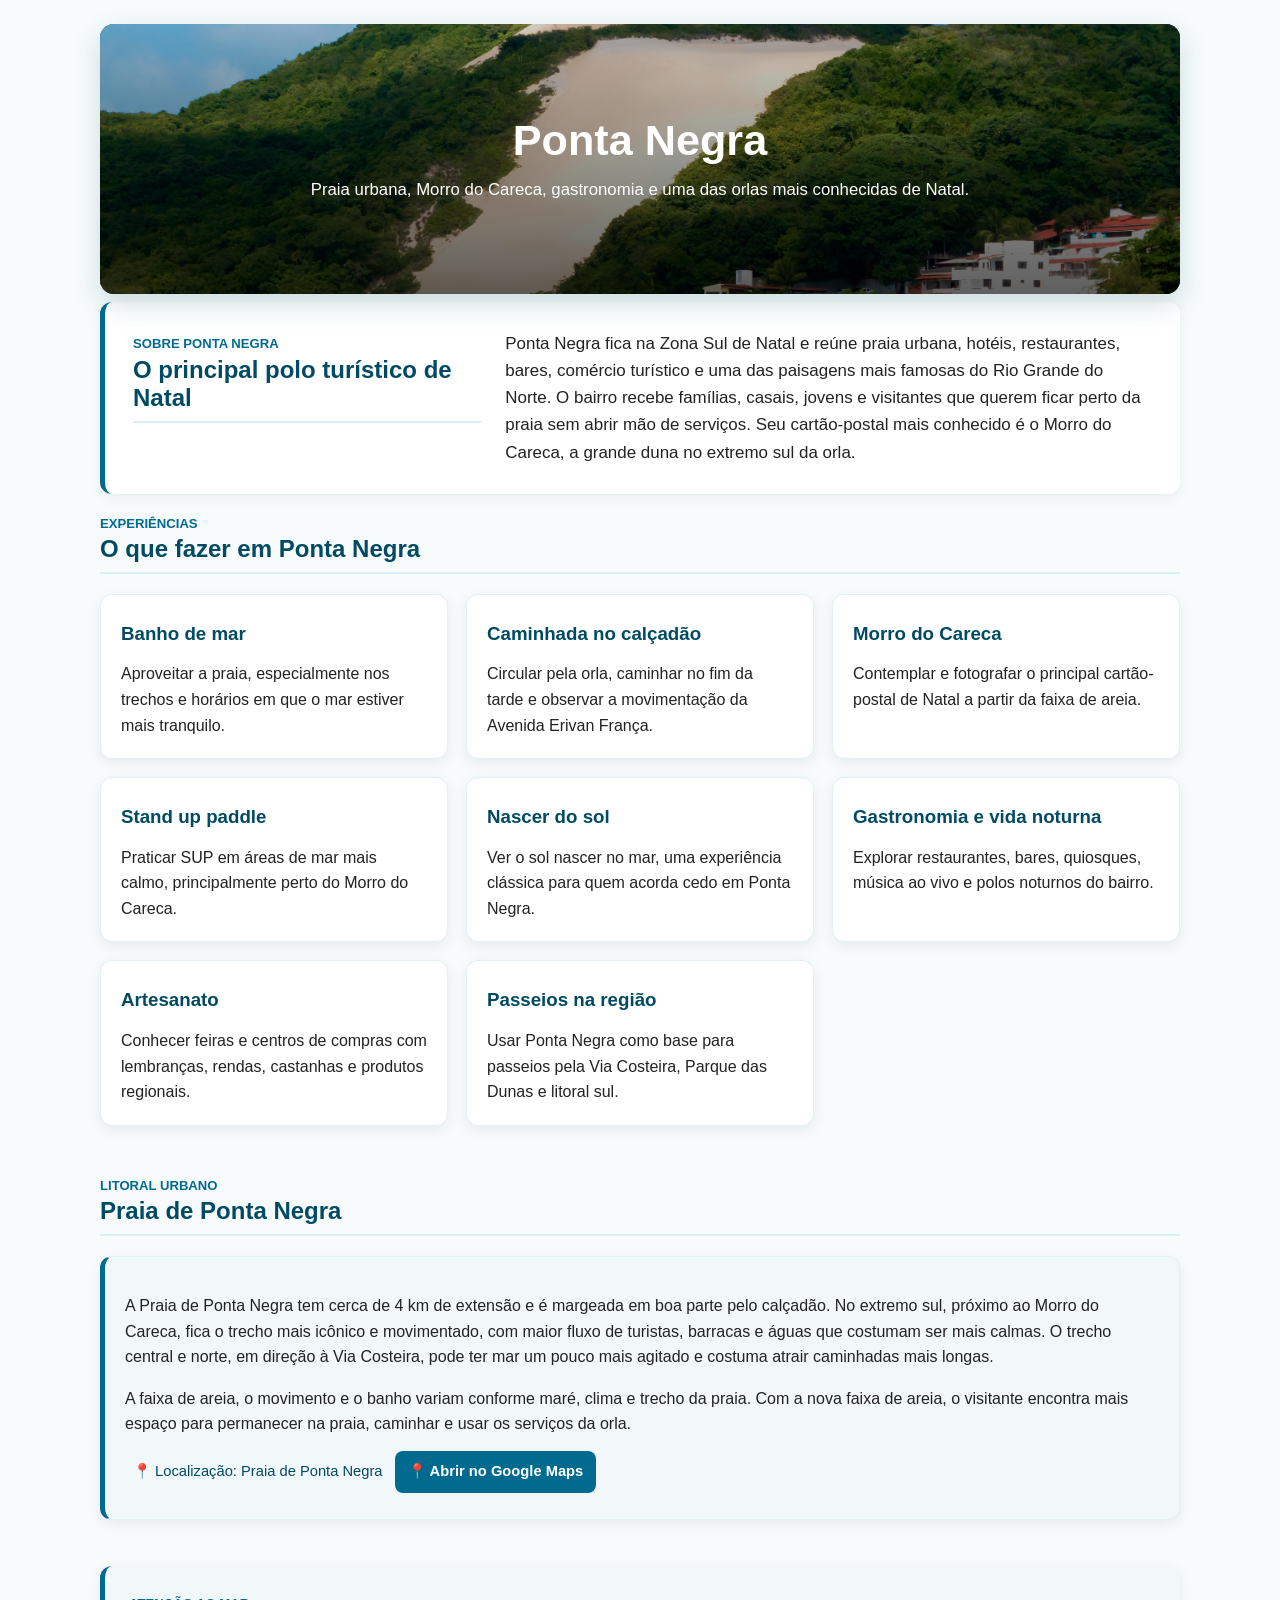
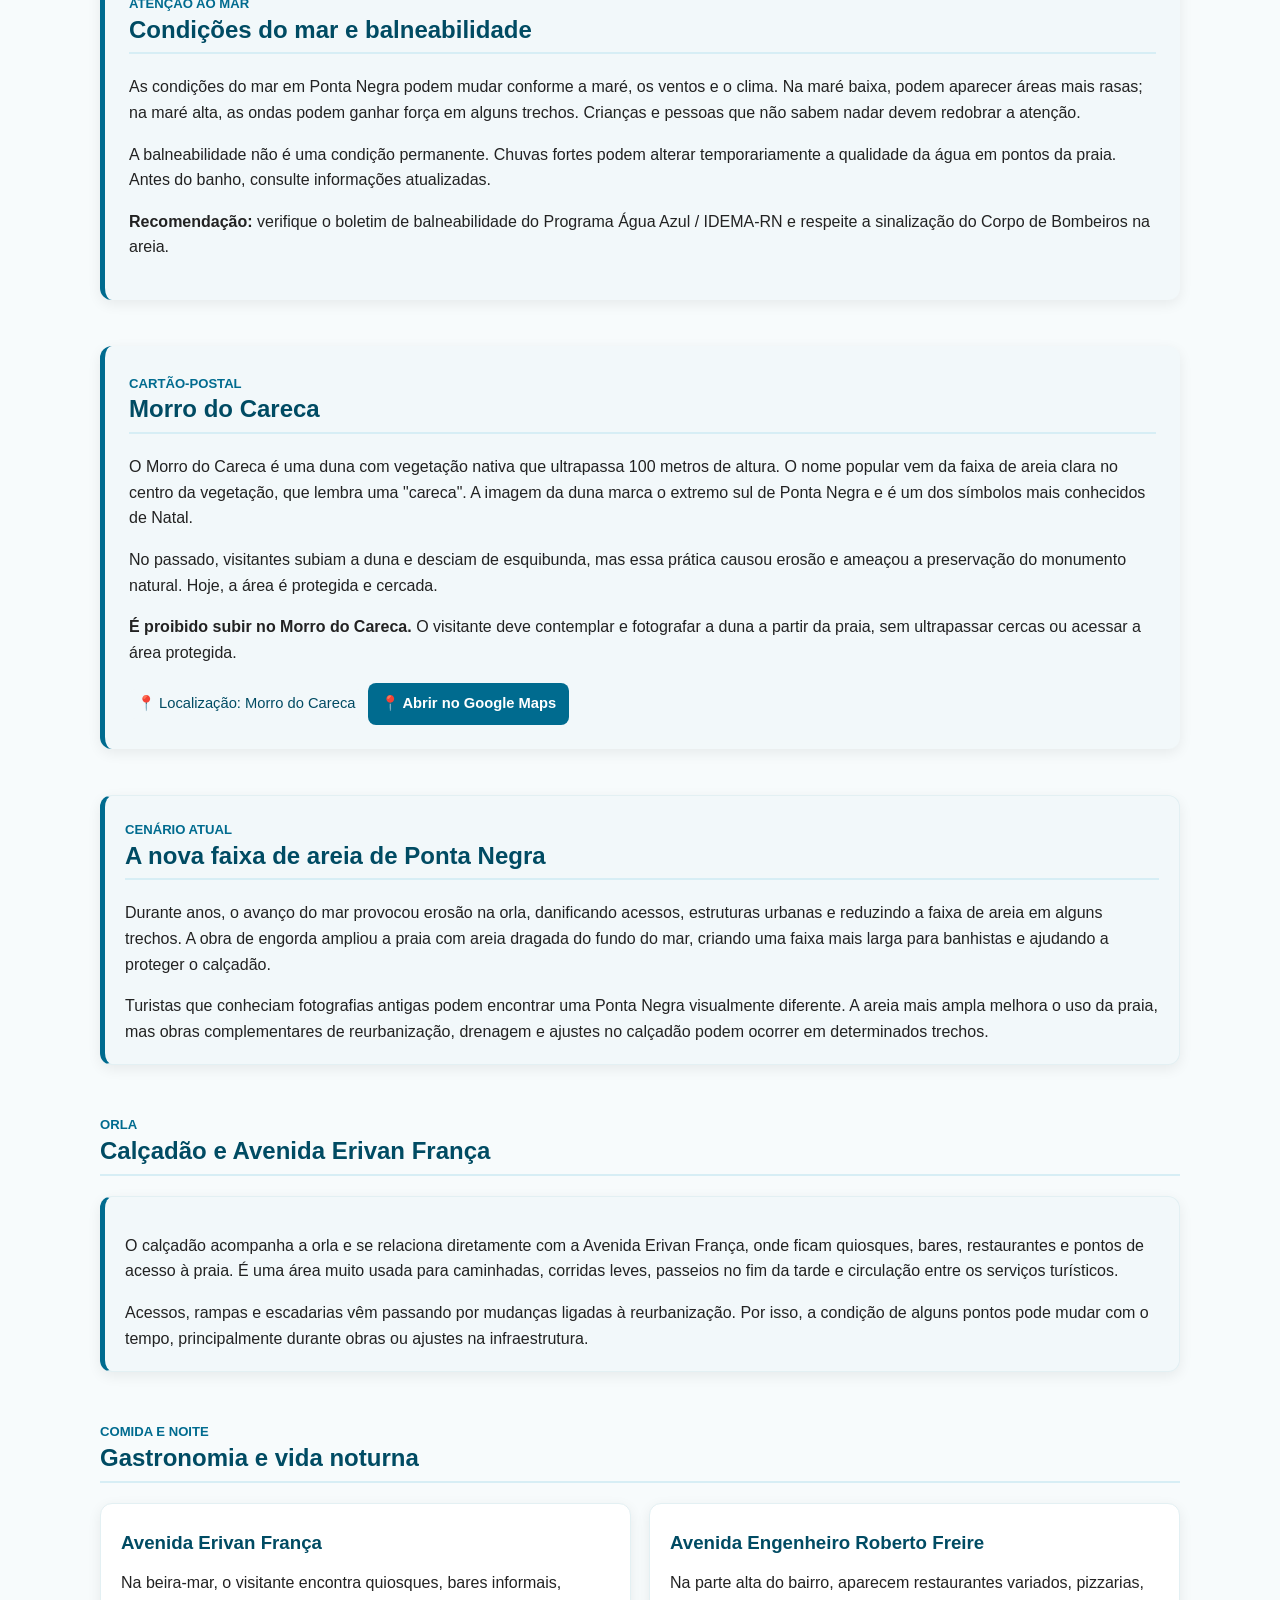
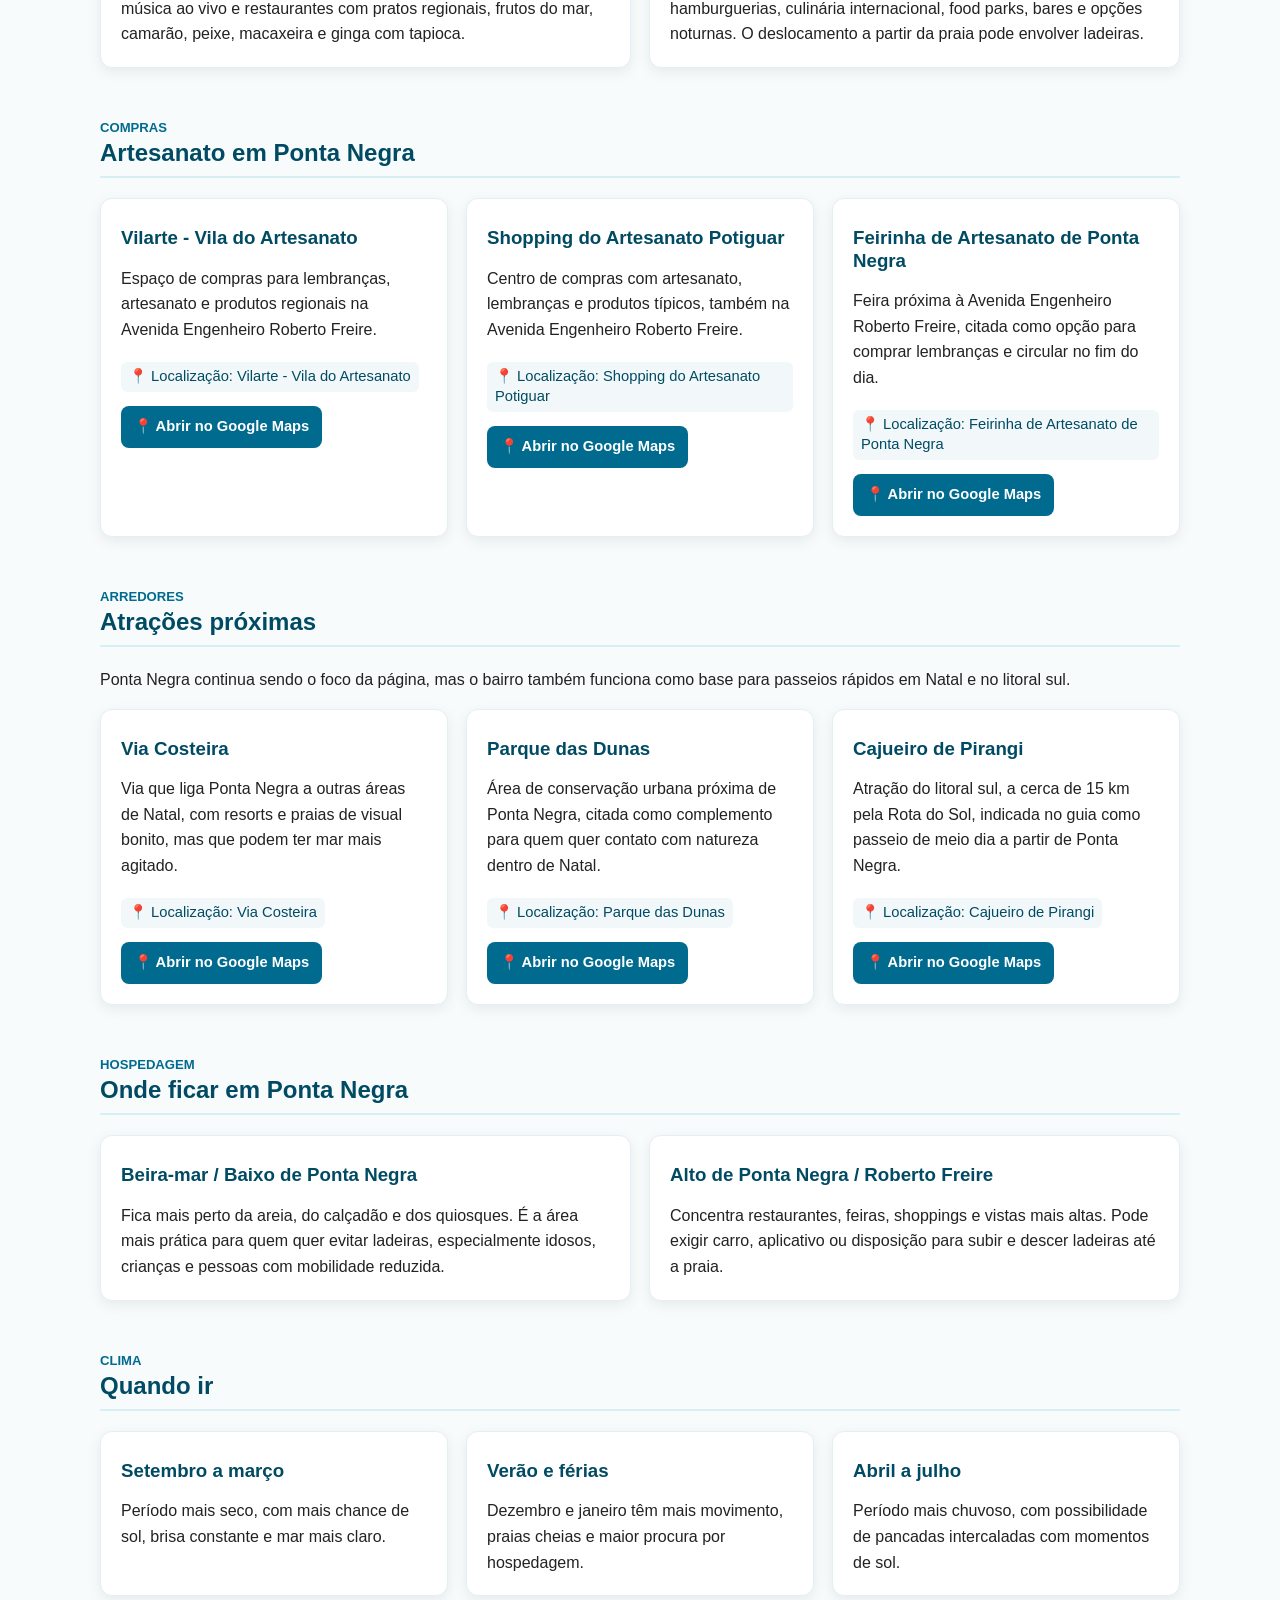
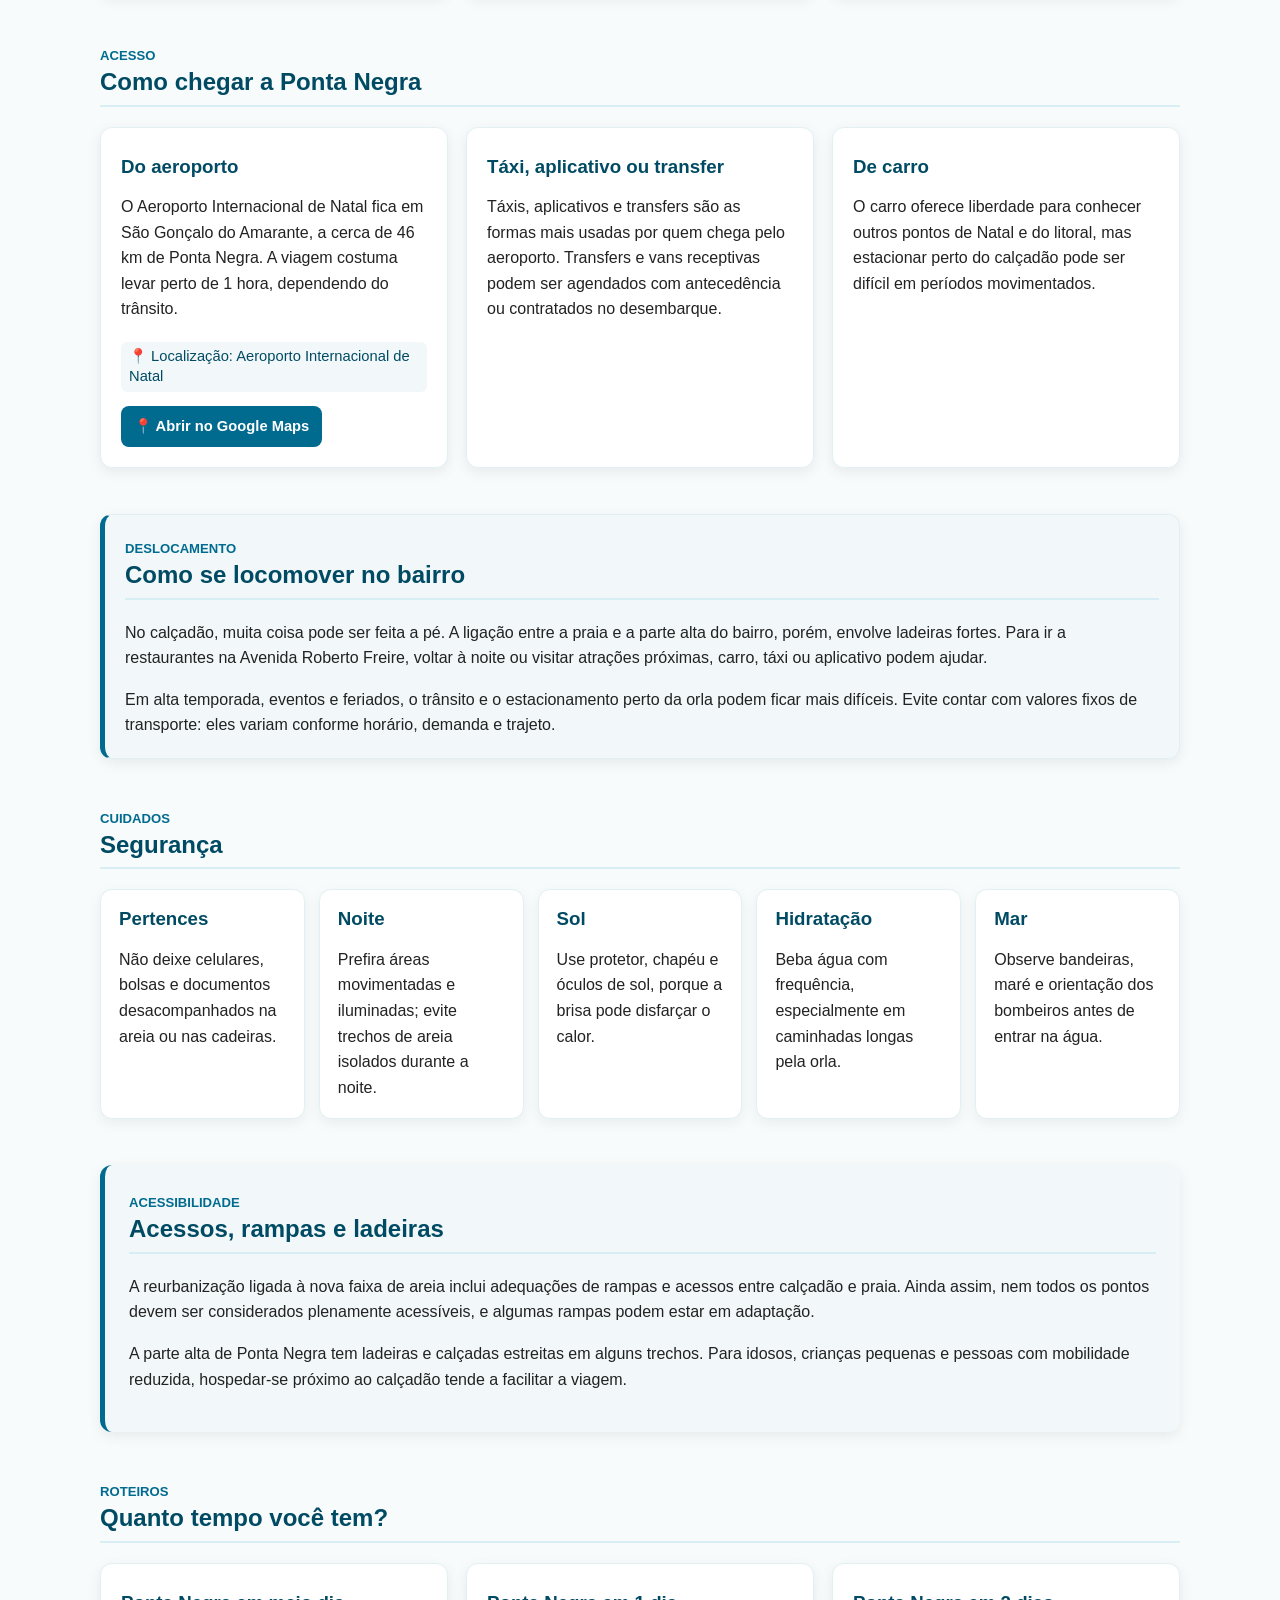
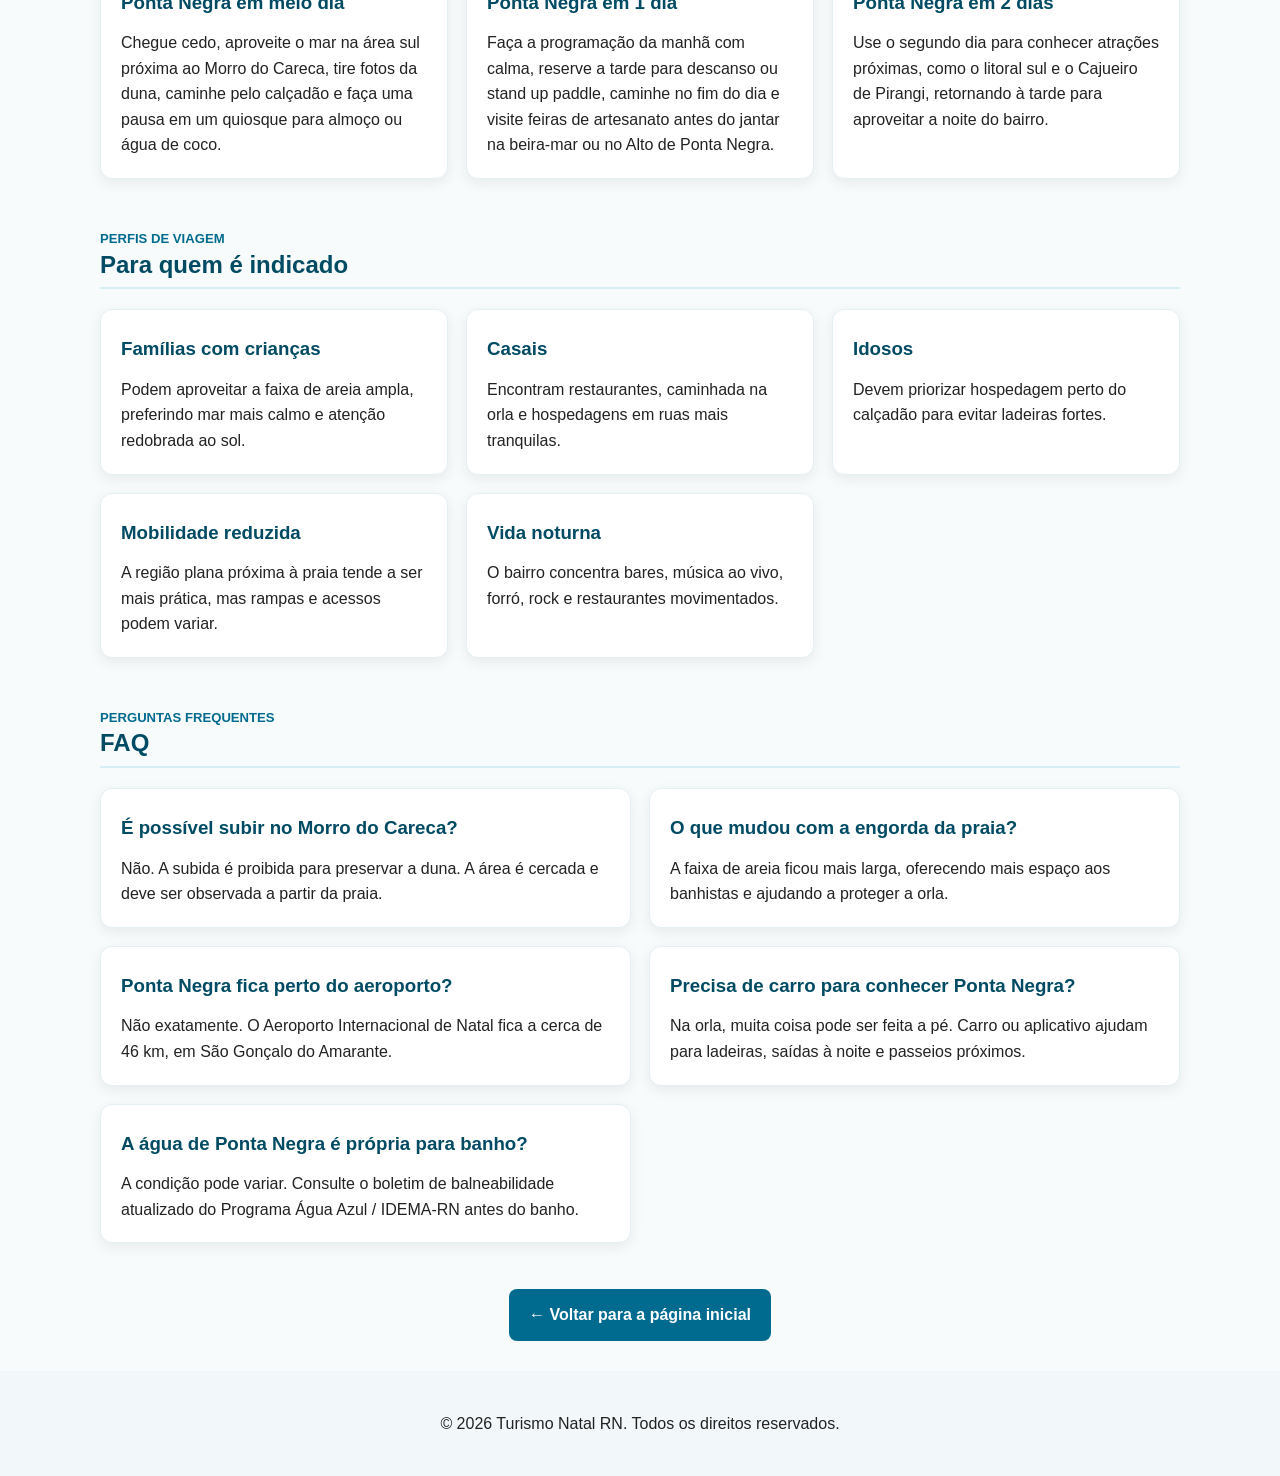
<file: destinos/ponta-negra.html>
<!DOCTYPE html>
<html lang="pt-BR">
    <head>
        <meta charset="UTF-8">
        <meta name="viewport" content="width=device-width, initial-scale=1.0">
        <link rel="stylesheet" href="../style.css">
        <title>Ponta Negra - Turismo Natal RN</title>
    </head>
    <body class="pipa-page">
        <header class="pipa-hero">
            <img src="../imagens/Morro_do_Careca2.jpg" alt="Morro do Careca em Ponta Negra">

            <div class="pipa-hero-content">
                <h1>Ponta Negra</h1>
                <p class="pipa-hero-subtitle">
                    Praia urbana, Morro do Careca, gastronomia e uma das orlas mais conhecidas de Natal.
                </p>
            </div>
        </header>

        <main class="pipa-main">
            <section class="pipa-section pipa-intro">
                <div>
                    <span class="pipa-section-label">Sobre Ponta Negra</span>
                    <h2>O principal polo turístico de Natal</h2>
                </div>
                <p>
                    Ponta Negra fica na Zona Sul de Natal e reúne praia urbana, hotéis,
                    restaurantes, bares, comércio turístico e uma das paisagens mais famosas do
                    Rio Grande do Norte. O bairro recebe famílias, casais, jovens e visitantes que
                    querem ficar perto da praia sem abrir mão de serviços. Seu cartão-postal mais
                    conhecido é o Morro do Careca, a grande duna no extremo sul da orla.
                </p>
            </section>

            <section class="pipa-section">
                <span class="pipa-section-label">Experiências</span>
                <h2>O que fazer em Ponta Negra</h2>

                <div class="pipa-grid pipa-grid-3">
                    <article class="pipa-card pipa-card-compacto">
                        <h3>Banho de mar</h3>
                        <p>Aproveitar a praia, especialmente nos trechos e horários em que o mar estiver mais tranquilo.</p>
                    </article>

                    <article class="pipa-card pipa-card-compacto">
                        <h3>Caminhada no calçadão</h3>
                        <p>Circular pela orla, caminhar no fim da tarde e observar a movimentação da Avenida Erivan França.</p>
                    </article>

                    <article class="pipa-card pipa-card-compacto">
                        <h3>Morro do Careca</h3>
                        <p>Contemplar e fotografar o principal cartão-postal de Natal a partir da faixa de areia.</p>
                    </article>

                    <article class="pipa-card pipa-card-compacto">
                        <h3>Stand up paddle</h3>
                        <p>Praticar SUP em áreas de mar mais calmo, principalmente perto do Morro do Careca.</p>
                    </article>

                    <article class="pipa-card pipa-card-compacto">
                        <h3>Nascer do sol</h3>
                        <p>Ver o sol nascer no mar, uma experiência clássica para quem acorda cedo em Ponta Negra.</p>
                    </article>

                    <article class="pipa-card pipa-card-compacto">
                        <h3>Gastronomia e vida noturna</h3>
                        <p>Explorar restaurantes, bares, quiosques, música ao vivo e polos noturnos do bairro.</p>
                    </article>

                    <article class="pipa-card pipa-card-compacto">
                        <h3>Artesanato</h3>
                        <p>Conhecer feiras e centros de compras com lembranças, rendas, castanhas e produtos regionais.</p>
                    </article>

                    <article class="pipa-card pipa-card-compacto">
                        <h3>Passeios na região</h3>
                        <p>Usar Ponta Negra como base para passeios pela Via Costeira, Parque das Dunas e litoral sul.</p>
                    </article>
                </div>
            </section>

            <section class="pipa-section">
                <span class="pipa-section-label">Litoral urbano</span>
                <h2>Praia de Ponta Negra</h2>

                <article class="pipa-card pipa-noite-card">
                    <p>
                        A Praia de Ponta Negra tem cerca de 4 km de extensão e é margeada em boa parte
                        pelo calçadão. No extremo sul, próximo ao Morro do Careca, fica o trecho mais
                        icônico e movimentado, com maior fluxo de turistas, barracas e águas que costumam
                        ser mais calmas. O trecho central e norte, em direção à Via Costeira, pode ter mar
                        um pouco mais agitado e costuma atrair caminhadas mais longas.
                    </p>
                    <p>
                        A faixa de areia, o movimento e o banho variam conforme maré, clima e trecho da
                        praia. Com a nova faixa de areia, o visitante encontra mais espaço para permanecer
                        na praia, caminhar e usar os serviços da orla.
                    </p>
                    <p class="pipa-gps">📍 Localização: Praia de Ponta Negra</p>
                    <a class="pipa-mapa-btn" href="https://www.google.com/maps/search/?api=1&amp;query=Praia%20de%20Ponta%20Negra%2C%20Natal%20-%20RN" target="_blank" rel="noopener noreferrer">📍 Abrir no Google Maps</a>
                </article>
            </section>

            <section class="pipa-section">
                <article class="pipa-alerta">
                    <span class="pipa-section-label">Atenção ao mar</span>
                    <h2>Condições do mar e balneabilidade</h2>
                    <p>
                        As condições do mar em Ponta Negra podem mudar conforme a maré, os ventos e o
                        clima. Na maré baixa, podem aparecer áreas mais rasas; na maré alta, as ondas
                        podem ganhar força em alguns trechos. Crianças e pessoas que não sabem nadar
                        devem redobrar a atenção.
                    </p>
                    <p>
                        A balneabilidade não é uma condição permanente. Chuvas fortes podem alterar
                        temporariamente a qualidade da água em pontos da praia. Antes do banho, consulte
                        informações atualizadas.
                    </p>
                    <p>
                        <strong>Recomendação:</strong> verifique o boletim de balneabilidade do Programa
                        Água Azul / IDEMA-RN e respeite a sinalização do Corpo de Bombeiros na areia.
                    </p>
                </article>
            </section>

            <section class="pipa-section">
                <article class="pipa-alerta">
                    <span class="pipa-section-label">Cartão-postal</span>
                    <h2>Morro do Careca</h2>
                    <p>
                        O Morro do Careca é uma duna com vegetação nativa que ultrapassa 100 metros de
                        altura. O nome popular vem da faixa de areia clara no centro da vegetação, que
                        lembra uma "careca". A imagem da duna marca o extremo sul de Ponta Negra e é
                        um dos símbolos mais conhecidos de Natal.
                    </p>
                    <p>
                        No passado, visitantes subiam a duna e desciam de esquibunda, mas essa prática
                        causou erosão e ameaçou a preservação do monumento natural. Hoje, a área é
                        protegida e cercada.
                    </p>
                    <p>
                        <strong>É proibido subir no Morro do Careca.</strong> O visitante deve contemplar
                        e fotografar a duna a partir da praia, sem ultrapassar cercas ou acessar a área
                        protegida.
                    </p>
                    <p class="pipa-gps">📍 Localização: Morro do Careca</p>
                    <a class="pipa-mapa-btn" href="https://www.google.com/maps/search/?api=1&amp;query=Morro%20do%20Careca%2C%20Natal%20-%20RN" target="_blank" rel="noopener noreferrer">📍 Abrir no Google Maps</a>
                </article>
            </section>

            <section class="pipa-section">
                <article class="pipa-card pipa-noite-card">
                    <span class="pipa-section-label">Cenário atual</span>
                    <h2>A nova faixa de areia de Ponta Negra</h2>
                    <p>
                        Durante anos, o avanço do mar provocou erosão na orla, danificando acessos,
                        estruturas urbanas e reduzindo a faixa de areia em alguns trechos. A obra de
                        engorda ampliou a praia com areia dragada do fundo do mar, criando uma faixa
                        mais larga para banhistas e ajudando a proteger o calçadão.
                    </p>
                    <p>
                        Turistas que conheciam fotografias antigas podem encontrar uma Ponta Negra
                        visualmente diferente. A areia mais ampla melhora o uso da praia, mas obras
                        complementares de reurbanização, drenagem e ajustes no calçadão podem ocorrer
                        em determinados trechos.
                    </p>
                </article>
            </section>

            <section class="pipa-section">
                <span class="pipa-section-label">Orla</span>
                <h2>Calçadão e Avenida Erivan França</h2>

                <article class="pipa-card pipa-noite-card">
                    <p>
                        O calçadão acompanha a orla e se relaciona diretamente com a Avenida Erivan
                        França, onde ficam quiosques, bares, restaurantes e pontos de acesso à praia.
                        É uma área muito usada para caminhadas, corridas leves, passeios no fim da
                        tarde e circulação entre os serviços turísticos.
                    </p>
                    <p>
                        Acessos, rampas e escadarias vêm passando por mudanças ligadas à reurbanização.
                        Por isso, a condição de alguns pontos pode mudar com o tempo, principalmente
                        durante obras ou ajustes na infraestrutura.
                    </p>
                </article>
            </section>

            <section class="pipa-section">
                <span class="pipa-section-label">Comida e noite</span>
                <h2>Gastronomia e vida noturna</h2>

                <div class="pipa-grid pipa-grid-2">
                    <article class="pipa-card">
                        <h3>Avenida Erivan França</h3>
                        <p>
                            Na beira-mar, o visitante encontra quiosques, bares informais, música ao vivo
                            e restaurantes com pratos regionais, frutos do mar, camarão, peixe, macaxeira
                            e ginga com tapioca.
                        </p>
                    </article>

                    <article class="pipa-card">
                        <h3>Avenida Engenheiro Roberto Freire</h3>
                        <p>
                            Na parte alta do bairro, aparecem restaurantes variados, pizzarias,
                            hamburguerias, culinária internacional, food parks, bares e opções noturnas.
                            O deslocamento a partir da praia pode envolver ladeiras.
                        </p>
                    </article>
                </div>
            </section>

            <section class="pipa-section">
                <span class="pipa-section-label">Compras</span>
                <h2>Artesanato em Ponta Negra</h2>

                <div class="pipa-grid pipa-grid-3">
                    <article class="pipa-card">
                        <h3>Vilarte - Vila do Artesanato</h3>
                        <p>
                            Espaço de compras para lembranças, artesanato e produtos regionais na
                            Avenida Engenheiro Roberto Freire.
                        </p>
                        <p class="pipa-gps">📍 Localização: Vilarte - Vila do Artesanato</p>
                        <a class="pipa-mapa-btn" href="https://www.google.com/maps/search/?api=1&amp;query=Vilarte%20Ponta%20Negra%2C%20Av.%20Engenheiro%20Roberto%20Freire%2C%204090%2C%20Natal%20-%20RN" target="_blank" rel="noopener noreferrer">📍 Abrir no Google Maps</a>
                    </article>

                    <article class="pipa-card">
                        <h3>Shopping do Artesanato Potiguar</h3>
                        <p>
                            Centro de compras com artesanato, lembranças e produtos típicos, também na
                            Avenida Engenheiro Roberto Freire.
                        </p>
                        <p class="pipa-gps">📍 Localização: Shopping do Artesanato Potiguar</p>
                        <a class="pipa-mapa-btn" href="https://www.google.com/maps/search/?api=1&amp;query=Shopping%20do%20Artesanato%20Potiguar%2C%20Av.%20Engenheiro%20Roberto%20Freire%2C%208000%2C%20Natal%20-%20RN" target="_blank" rel="noopener noreferrer">📍 Abrir no Google Maps</a>
                    </article>

                    <article class="pipa-card">
                        <h3>Feirinha de Artesanato de Ponta Negra</h3>
                        <p>
                            Feira próxima à Avenida Engenheiro Roberto Freire, citada como opção para
                            comprar lembranças e circular no fim do dia.
                        </p>
                        <p class="pipa-gps">📍 Localização: Feirinha de Artesanato de Ponta Negra</p>
                        <a class="pipa-mapa-btn" href="https://www.google.com/maps/search/?api=1&amp;query=Feirinha%20de%20Artesanato%20de%20Ponta%20Negra%2C%20Natal%20-%20RN" target="_blank" rel="noopener noreferrer">📍 Abrir no Google Maps</a>
                    </article>
                </div>
            </section>

            <section class="pipa-section">
                <span class="pipa-section-label">Arredores</span>
                <h2>Atrações próximas</h2>
                <p>
                    Ponta Negra continua sendo o foco da página, mas o bairro também funciona como
                    base para passeios rápidos em Natal e no litoral sul.
                </p>

                <div class="pipa-grid pipa-grid-3">
                    <article class="pipa-card">
                        <h3>Via Costeira</h3>
                        <p>
                            Via que liga Ponta Negra a outras áreas de Natal, com resorts e praias de
                            visual bonito, mas que podem ter mar mais agitado.
                        </p>
                        <p class="pipa-gps">📍 Localização: Via Costeira</p>
                        <a class="pipa-mapa-btn" href="https://www.google.com/maps/search/?api=1&amp;query=Via%20Costeira%2C%20Natal%20-%20RN" target="_blank" rel="noopener noreferrer">📍 Abrir no Google Maps</a>
                    </article>

                    <article class="pipa-card">
                        <h3>Parque das Dunas</h3>
                        <p>
                            Área de conservação urbana próxima de Ponta Negra, citada como complemento
                            para quem quer contato com natureza dentro de Natal.
                        </p>
                        <p class="pipa-gps">📍 Localização: Parque das Dunas</p>
                        <a class="pipa-mapa-btn" href="https://www.google.com/maps/search/?api=1&amp;query=Parque%20das%20Dunas%2C%20Natal%20-%20RN" target="_blank" rel="noopener noreferrer">📍 Abrir no Google Maps</a>
                    </article>

                    <article class="pipa-card">
                        <h3>Cajueiro de Pirangi</h3>
                        <p>
                            Atração do litoral sul, a cerca de 15 km pela Rota do Sol, indicada no guia
                            como passeio de meio dia a partir de Ponta Negra.
                        </p>
                        <p class="pipa-gps">📍 Localização: Cajueiro de Pirangi</p>
                        <a class="pipa-mapa-btn" href="https://www.google.com/maps/search/?api=1&amp;query=O%20Maior%20Cajueiro%20do%20Mundo%2C%20Pirangi%20do%20Norte%20-%20RN" target="_blank" rel="noopener noreferrer">📍 Abrir no Google Maps</a>
                    </article>
                </div>
            </section>

            <section class="pipa-section">
                <span class="pipa-section-label">Hospedagem</span>
                <h2>Onde ficar em Ponta Negra</h2>

                <div class="pipa-grid pipa-grid-2">
                    <article class="pipa-card">
                        <h3>Beira-mar / Baixo de Ponta Negra</h3>
                        <p>
                            Fica mais perto da areia, do calçadão e dos quiosques. É a área mais prática
                            para quem quer evitar ladeiras, especialmente idosos, crianças e pessoas com
                            mobilidade reduzida.
                        </p>
                    </article>

                    <article class="pipa-card">
                        <h3>Alto de Ponta Negra / Roberto Freire</h3>
                        <p>
                            Concentra restaurantes, feiras, shoppings e vistas mais altas. Pode exigir
                            carro, aplicativo ou disposição para subir e descer ladeiras até a praia.
                        </p>
                    </article>
                </div>
            </section>

            <section class="pipa-section">
                <span class="pipa-section-label">Clima</span>
                <h2>Quando ir</h2>

                <div class="pipa-grid pipa-grid-3">
                    <article class="pipa-card pipa-card-compacto">
                        <h3>Setembro a março</h3>
                        <p>Período mais seco, com mais chance de sol, brisa constante e mar mais claro.</p>
                    </article>

                    <article class="pipa-card pipa-card-compacto">
                        <h3>Verão e férias</h3>
                        <p>Dezembro e janeiro têm mais movimento, praias cheias e maior procura por hospedagem.</p>
                    </article>

                    <article class="pipa-card pipa-card-compacto">
                        <h3>Abril a julho</h3>
                        <p>Período mais chuvoso, com possibilidade de pancadas intercaladas com momentos de sol.</p>
                    </article>
                </div>
            </section>

            <section class="pipa-section">
                <span class="pipa-section-label">Acesso</span>
                <h2>Como chegar a Ponta Negra</h2>

                <div class="pipa-grid pipa-grid-3">
                    <article class="pipa-card">
                        <h3>Do aeroporto</h3>
                        <p>
                            O Aeroporto Internacional de Natal fica em São Gonçalo do Amarante, a cerca
                            de 46 km de Ponta Negra. A viagem costuma levar perto de 1 hora, dependendo
                            do trânsito.
                        </p>
                        <p class="pipa-gps">📍 Localização: Aeroporto Internacional de Natal</p>
                        <a class="pipa-mapa-btn" href="https://www.google.com/maps/search/?api=1&amp;query=Aeroporto%20Internacional%20de%20Natal%2C%20Av.%20Ruy%20Pereira%20dos%20Santos%2C%203100%2C%20S%C3%A3o%20Gon%C3%A7alo%20do%20Amarante%20-%20RN" target="_blank" rel="noopener noreferrer">📍 Abrir no Google Maps</a>
                    </article>

                    <article class="pipa-card">
                        <h3>Táxi, aplicativo ou transfer</h3>
                        <p>
                            Táxis, aplicativos e transfers são as formas mais usadas por quem chega pelo
                            aeroporto. Transfers e vans receptivas podem ser agendados com antecedência
                            ou contratados no desembarque.
                        </p>
                    </article>

                    <article class="pipa-card">
                        <h3>De carro</h3>
                        <p>
                            O carro oferece liberdade para conhecer outros pontos de Natal e do litoral,
                            mas estacionar perto do calçadão pode ser difícil em períodos movimentados.
                        </p>
                    </article>
                </div>
            </section>

            <section class="pipa-section">
                <article class="pipa-card pipa-noite-card">
                    <span class="pipa-section-label">Deslocamento</span>
                    <h2>Como se locomover no bairro</h2>
                    <p>
                        No calçadão, muita coisa pode ser feita a pé. A ligação entre a praia e a parte
                        alta do bairro, porém, envolve ladeiras fortes. Para ir a restaurantes na Avenida
                        Roberto Freire, voltar à noite ou visitar atrações próximas, carro, táxi ou
                        aplicativo podem ajudar.
                    </p>
                    <p>
                        Em alta temporada, eventos e feriados, o trânsito e o estacionamento perto da
                        orla podem ficar mais difíceis. Evite contar com valores fixos de transporte:
                        eles variam conforme horário, demanda e trajeto.
                    </p>
                </article>
            </section>

            <section class="pipa-section">
                <span class="pipa-section-label">Cuidados</span>
                <h2>Segurança</h2>

                <div class="pipa-dicas">
                    <article>
                        <h3>Pertences</h3>
                        <p>Não deixe celulares, bolsas e documentos desacompanhados na areia ou nas cadeiras.</p>
                    </article>

                    <article>
                        <h3>Noite</h3>
                        <p>Prefira áreas movimentadas e iluminadas; evite trechos de areia isolados durante a noite.</p>
                    </article>

                    <article>
                        <h3>Sol</h3>
                        <p>Use protetor, chapéu e óculos de sol, porque a brisa pode disfarçar o calor.</p>
                    </article>

                    <article>
                        <h3>Hidratação</h3>
                        <p>Beba água com frequência, especialmente em caminhadas longas pela orla.</p>
                    </article>

                    <article>
                        <h3>Mar</h3>
                        <p>Observe bandeiras, maré e orientação dos bombeiros antes de entrar na água.</p>
                    </article>
                </div>
            </section>

            <section class="pipa-section">
                <article class="pipa-alerta">
                    <span class="pipa-section-label">Acessibilidade</span>
                    <h2>Acessos, rampas e ladeiras</h2>
                    <p>
                        A reurbanização ligada à nova faixa de areia inclui adequações de rampas e
                        acessos entre calçadão e praia. Ainda assim, nem todos os pontos devem ser
                        considerados plenamente acessíveis, e algumas rampas podem estar em adaptação.
                    </p>
                    <p>
                        A parte alta de Ponta Negra tem ladeiras e calçadas estreitas em alguns trechos.
                        Para idosos, crianças pequenas e pessoas com mobilidade reduzida, hospedar-se
                        próximo ao calçadão tende a facilitar a viagem.
                    </p>
                </article>
            </section>

            <section class="pipa-section">
                <span class="pipa-section-label">Roteiros</span>
                <h2>Quanto tempo você tem?</h2>

                <div class="pipa-grid pipa-grid-3">
                    <article class="pipa-card">
                        <h3>Ponta Negra em meio dia</h3>
                        <p>
                            Chegue cedo, aproveite o mar na área sul próxima ao Morro do Careca, tire
                            fotos da duna, caminhe pelo calçadão e faça uma pausa em um quiosque para
                            almoço ou água de coco.
                        </p>
                    </article>

                    <article class="pipa-card">
                        <h3>Ponta Negra em 1 dia</h3>
                        <p>
                            Faça a programação da manhã com calma, reserve a tarde para descanso ou
                            stand up paddle, caminhe no fim do dia e visite feiras de artesanato antes
                            do jantar na beira-mar ou no Alto de Ponta Negra.
                        </p>
                    </article>

                    <article class="pipa-card">
                        <h3>Ponta Negra em 2 dias</h3>
                        <p>
                            Use o segundo dia para conhecer atrações próximas, como o litoral sul e o
                            Cajueiro de Pirangi, retornando à tarde para aproveitar a noite do bairro.
                        </p>
                    </article>
                </div>
            </section>

            <section class="pipa-section">
                <span class="pipa-section-label">Perfis de viagem</span>
                <h2>Para quem é indicado</h2>

                <div class="pipa-grid pipa-grid-3">
                    <article class="pipa-card pipa-card-compacto">
                        <h3>Famílias com crianças</h3>
                        <p>Podem aproveitar a faixa de areia ampla, preferindo mar mais calmo e atenção redobrada ao sol.</p>
                    </article>

                    <article class="pipa-card pipa-card-compacto">
                        <h3>Casais</h3>
                        <p>Encontram restaurantes, caminhada na orla e hospedagens em ruas mais tranquilas.</p>
                    </article>

                    <article class="pipa-card pipa-card-compacto">
                        <h3>Idosos</h3>
                        <p>Devem priorizar hospedagem perto do calçadão para evitar ladeiras fortes.</p>
                    </article>

                    <article class="pipa-card pipa-card-compacto">
                        <h3>Mobilidade reduzida</h3>
                        <p>A região plana próxima à praia tende a ser mais prática, mas rampas e acessos podem variar.</p>
                    </article>

                    <article class="pipa-card pipa-card-compacto">
                        <h3>Vida noturna</h3>
                        <p>O bairro concentra bares, música ao vivo, forró, rock e restaurantes movimentados.</p>
                    </article>
                </div>
            </section>

            <section class="pipa-section">
                <span class="pipa-section-label">Perguntas frequentes</span>
                <h2>FAQ</h2>

                <div class="pipa-grid pipa-grid-2">
                    <article class="pipa-card">
                        <h3>É possível subir no Morro do Careca?</h3>
                        <p>Não. A subida é proibida para preservar a duna. A área é cercada e deve ser observada a partir da praia.</p>
                    </article>

                    <article class="pipa-card">
                        <h3>O que mudou com a engorda da praia?</h3>
                        <p>A faixa de areia ficou mais larga, oferecendo mais espaço aos banhistas e ajudando a proteger a orla.</p>
                    </article>

                    <article class="pipa-card">
                        <h3>Ponta Negra fica perto do aeroporto?</h3>
                        <p>Não exatamente. O Aeroporto Internacional de Natal fica a cerca de 46 km, em São Gonçalo do Amarante.</p>
                    </article>

                    <article class="pipa-card">
                        <h3>Precisa de carro para conhecer Ponta Negra?</h3>
                        <p>Na orla, muita coisa pode ser feita a pé. Carro ou aplicativo ajudam para ladeiras, saídas à noite e passeios próximos.</p>
                    </article>

                    <article class="pipa-card">
                        <h3>A água de Ponta Negra é própria para banho?</h3>
                        <p>A condição pode variar. Consulte o boletim de balneabilidade atualizado do Programa Água Azul / IDEMA-RN antes do banho.</p>
                    </article>
                </div>
            </section>

            <section class="pipa-section pipa-voltar">
                <a class="pipa-botao-voltar" href="../index.html">← Voltar para a página inicial</a>
            </section>
        </main>

        <footer>
            <p>&copy; 2026 Turismo Natal RN. Todos os direitos reservados.</p>
        </footer>
    </body>
</html>
</file>
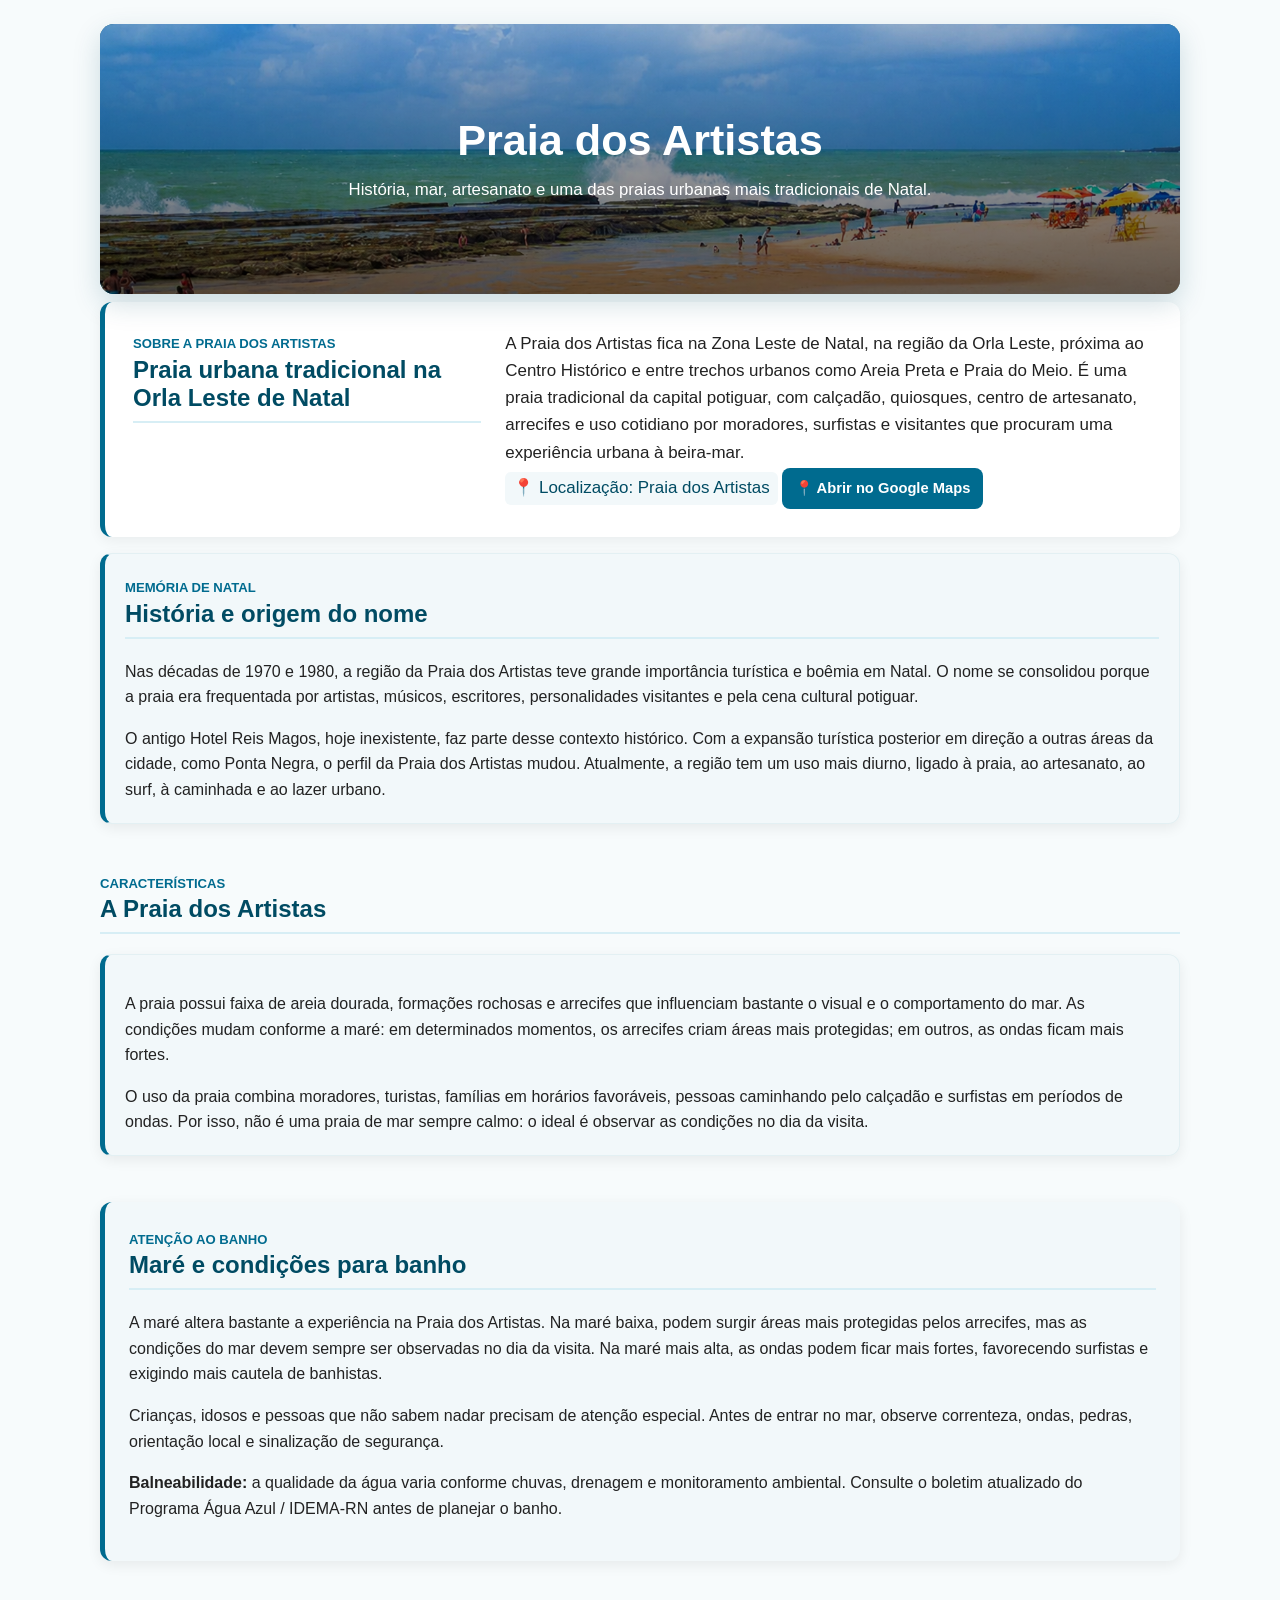
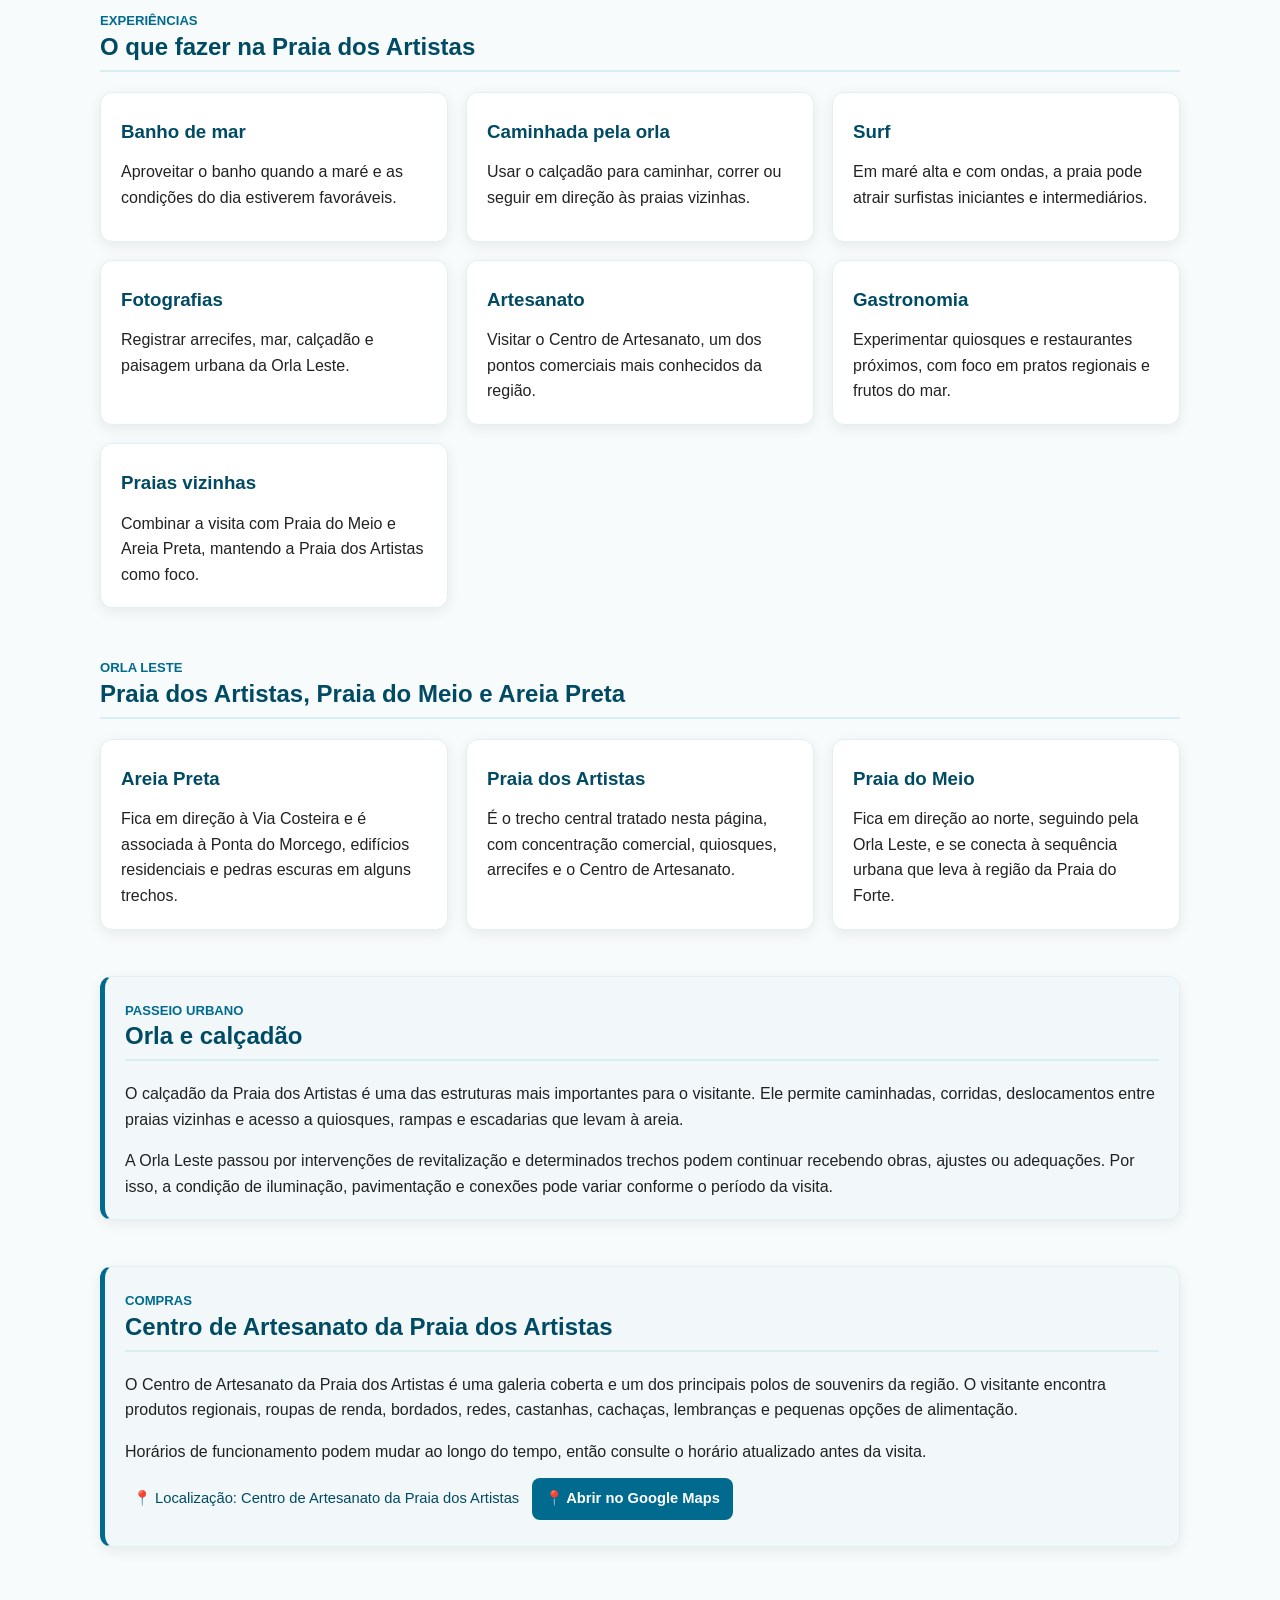
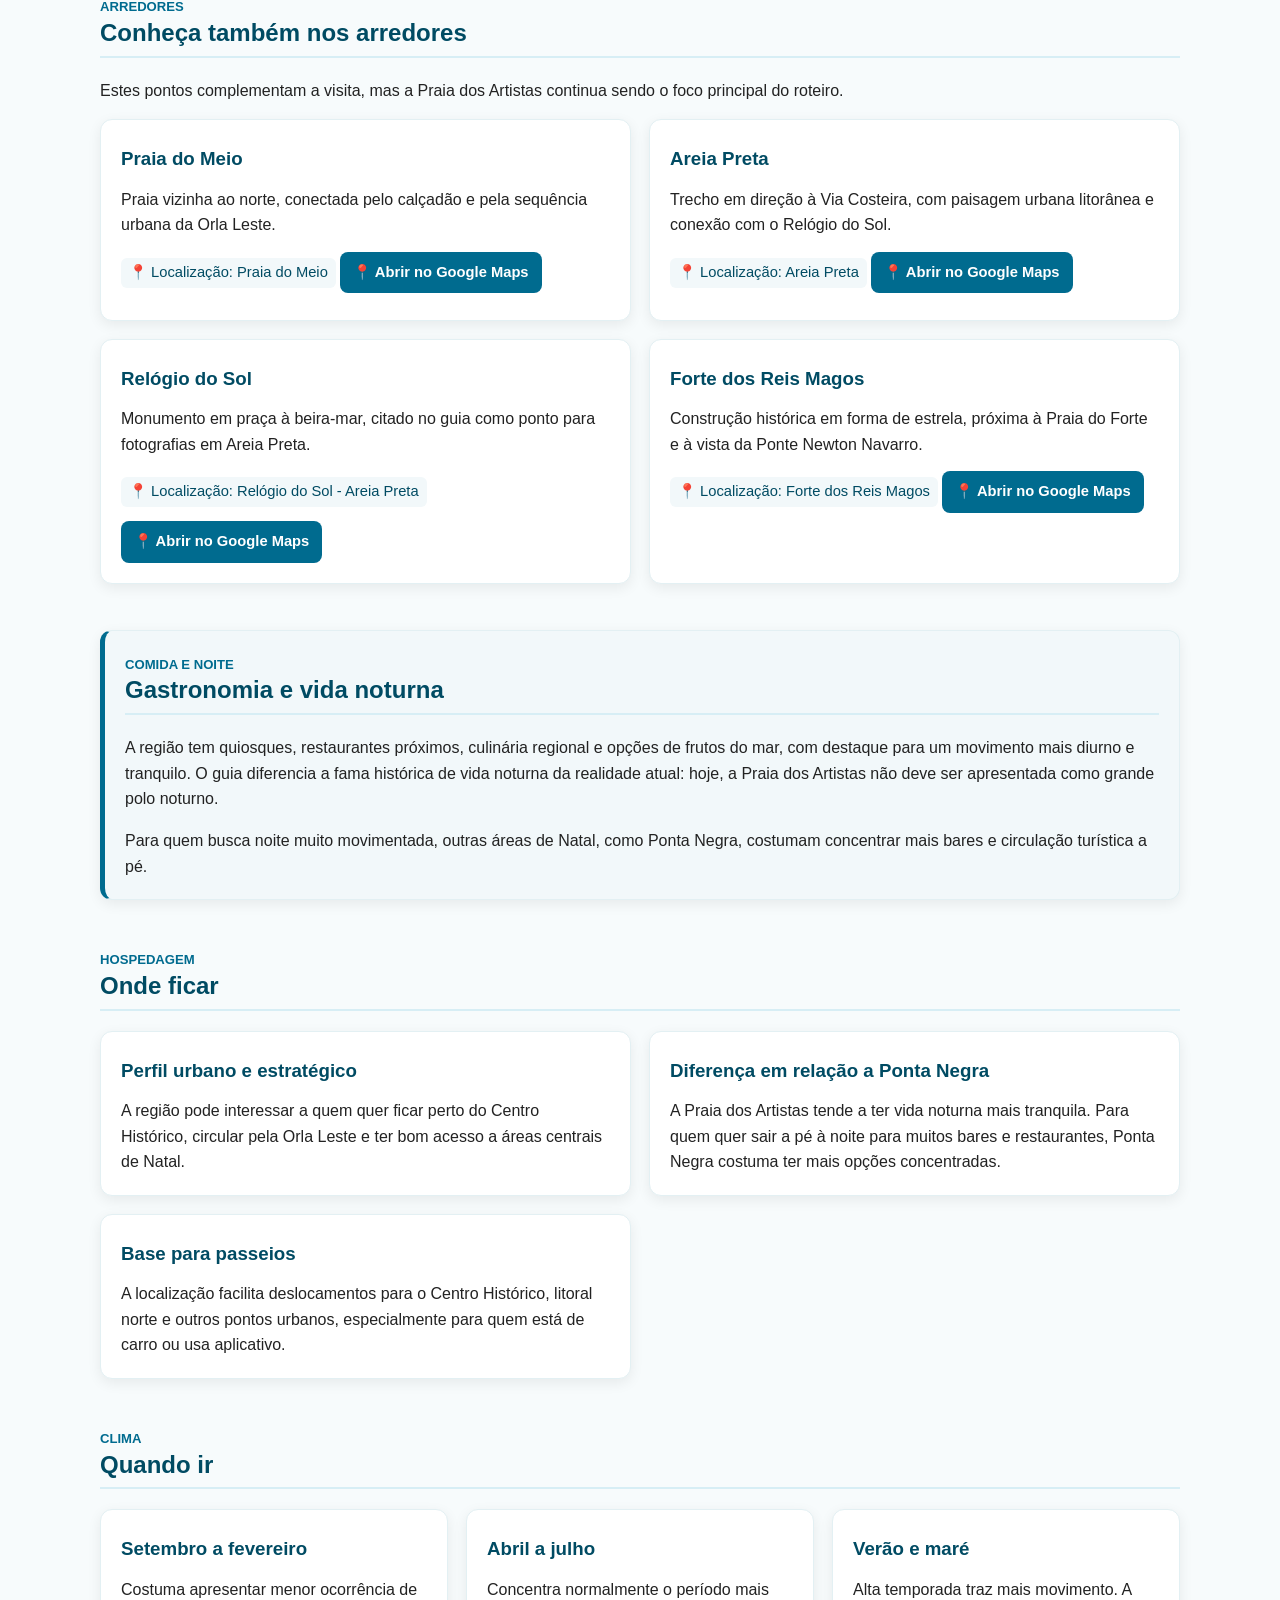
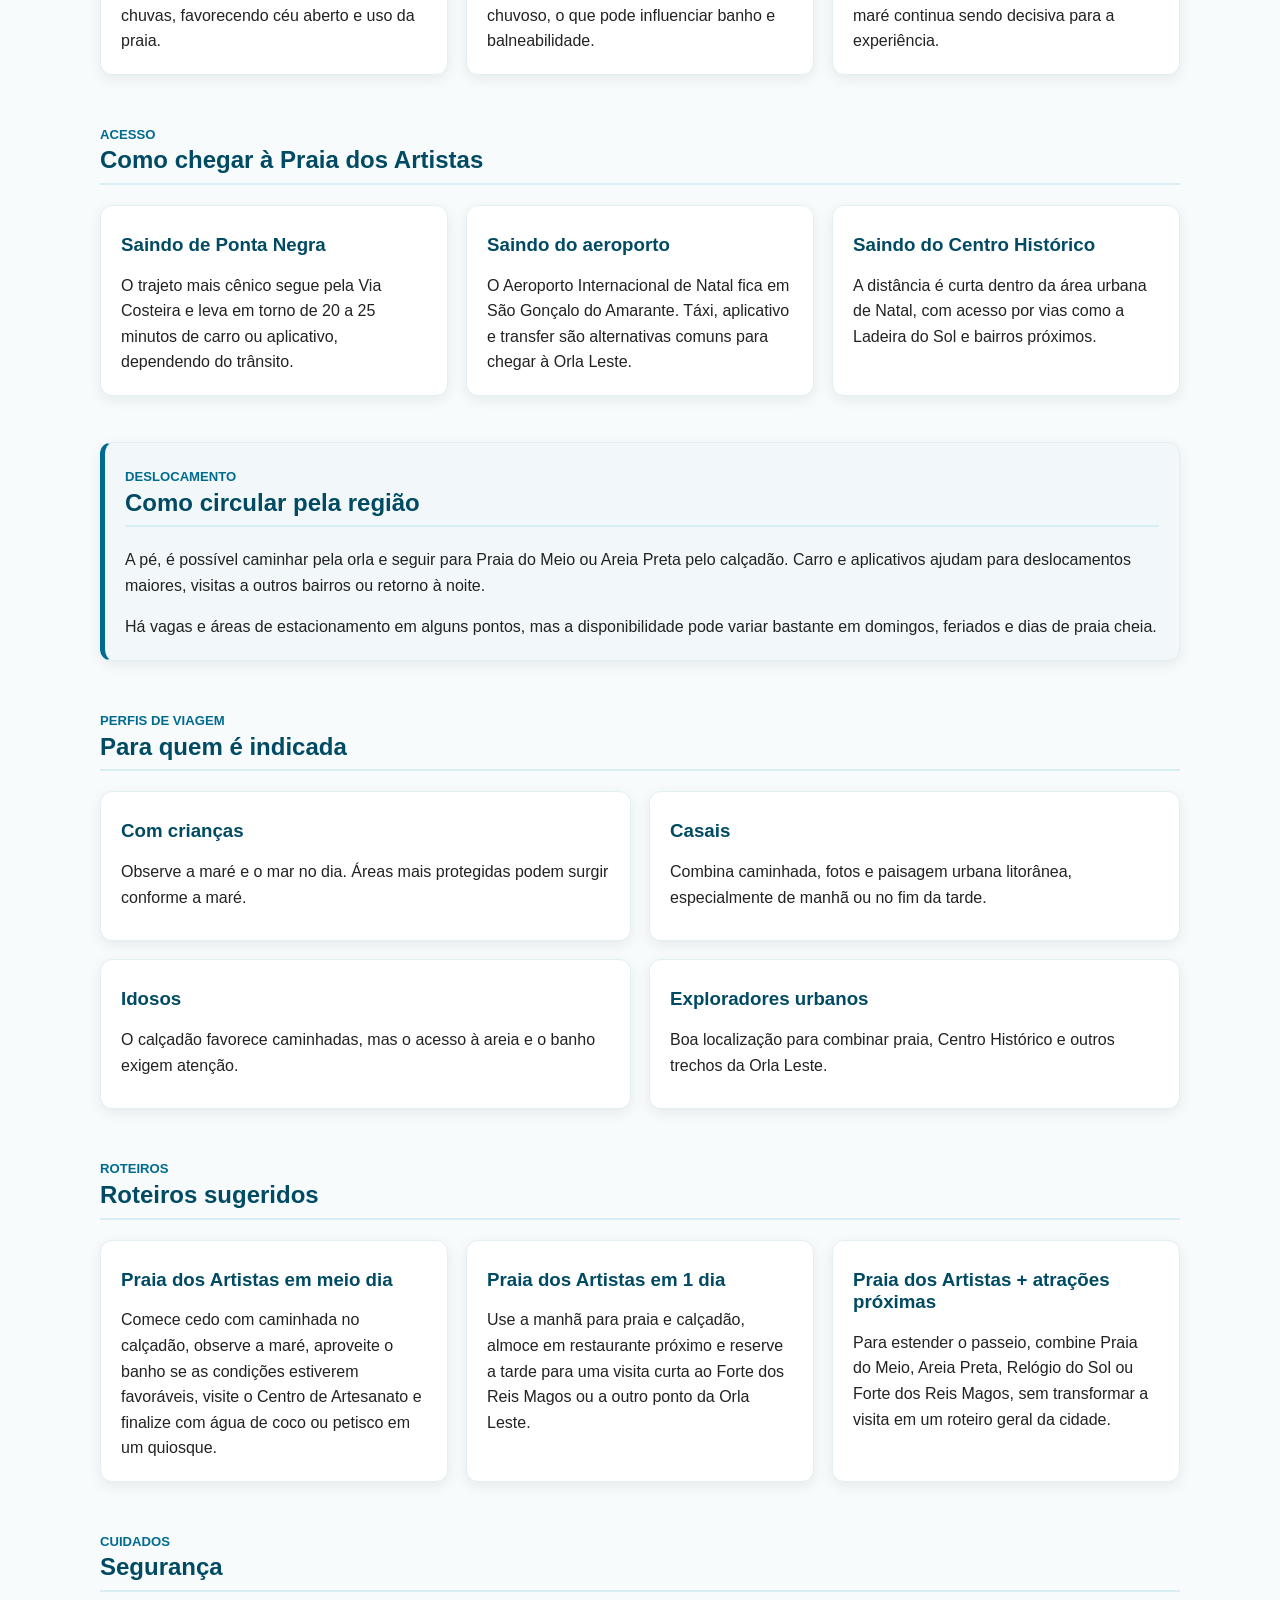
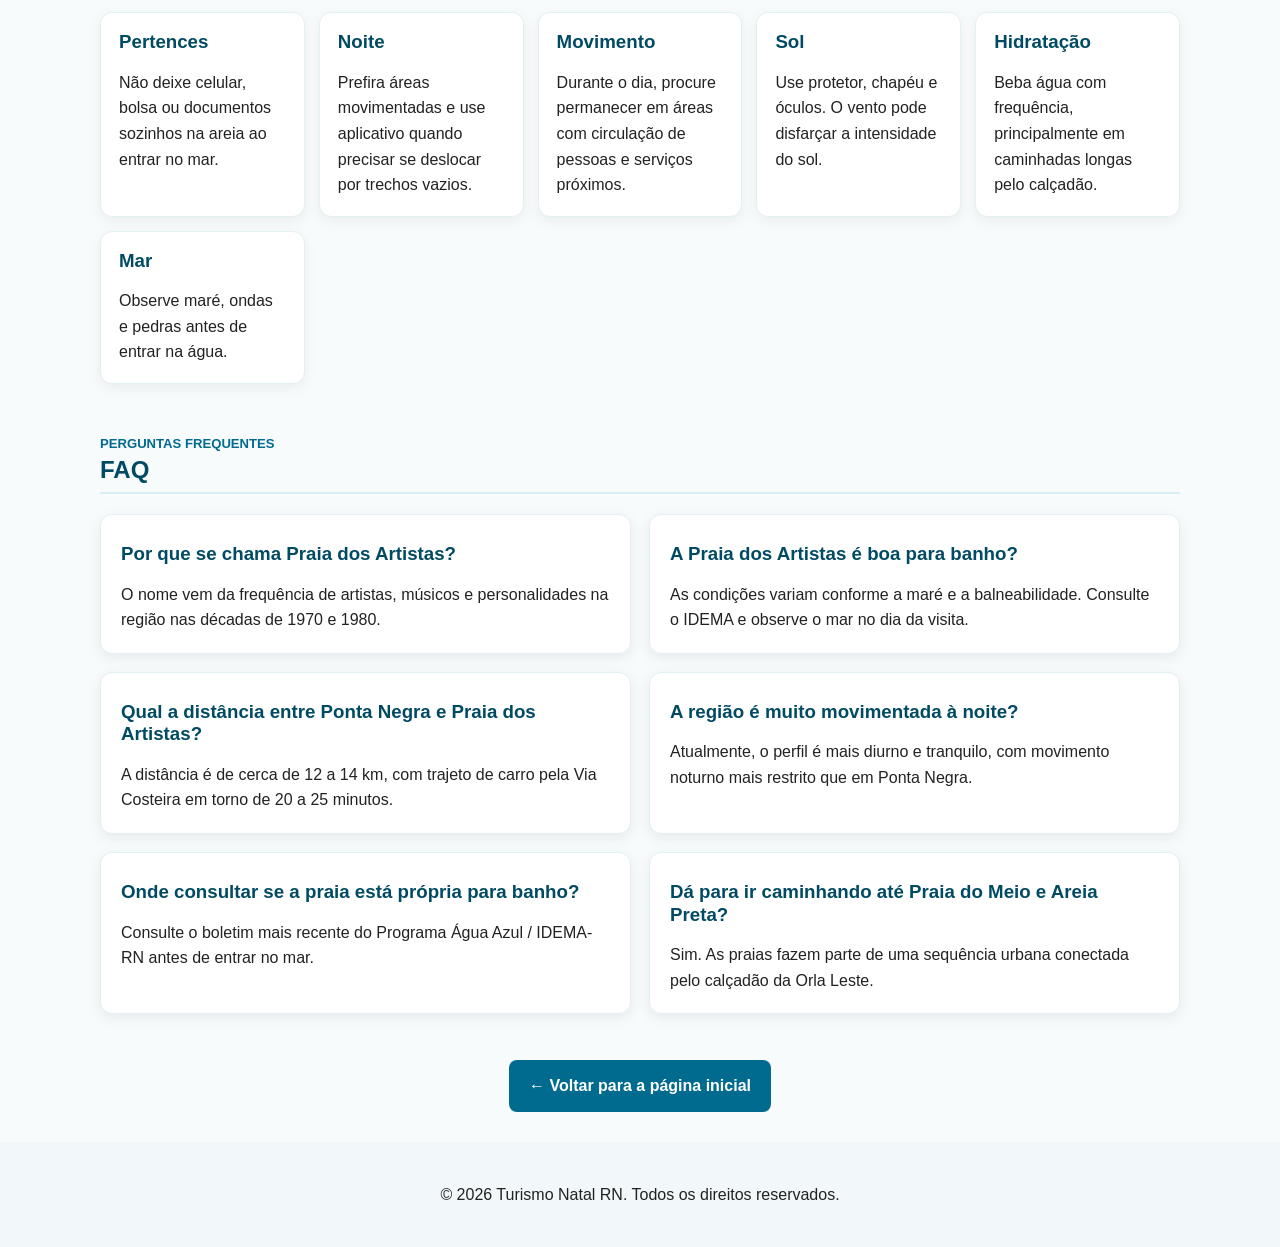
<file: destinos/praia-dos-artistas.html>
<!DOCTYPE html>
<html lang="pt-BR">
    <head>
        <meta charset="UTF-8">
        <meta name="viewport" content="width=device-width, initial-scale=1.0">
        <link rel="stylesheet" href="../style.css">
        <title>Praia dos Artistas - Turismo Natal RN</title>
    </head>
    <body class="pipa-page">
        <header class="pipa-hero">
            <img src="../imagens/Praia dos Artistas.png" alt="Praia dos Artistas em Natal">

            <div class="pipa-hero-content">
                <h1>Praia dos Artistas</h1>
                <p class="pipa-hero-subtitle">
                    História, mar, artesanato e uma das praias urbanas mais tradicionais de Natal.
                </p>
            </div>
        </header>

        <main class="pipa-main">
            <section class="pipa-section pipa-intro">
                <div>
                    <span class="pipa-section-label">Sobre a Praia dos Artistas</span>
                    <h2>Praia urbana tradicional na Orla Leste de Natal</h2>
                </div>
                <div>
                    <p>
                        A Praia dos Artistas fica na Zona Leste de Natal, na região da Orla Leste,
                        próxima ao Centro Histórico e entre trechos urbanos como Areia Preta e Praia
                        do Meio. É uma praia tradicional da capital potiguar, com calçadão, quiosques,
                        centro de artesanato, arrecifes e uso cotidiano por moradores, surfistas e
                        visitantes que procuram uma experiência urbana à beira-mar.
                    </p>
                    <p class="pipa-gps">📍 Localização: Praia dos Artistas</p>
                    <a class="pipa-mapa-btn" href="https://www.google.com/maps/search/?api=1&amp;query=Praia%20dos%20Artistas%2C%20Natal%20-%20RN" target="_blank" rel="noopener noreferrer">📍 Abrir no Google Maps</a>
                </div>
            </section>

            <section class="pipa-section">
                <article class="pipa-card pipa-noite-card">
                    <span class="pipa-section-label">Memória de Natal</span>
                    <h2>História e origem do nome</h2>
                    <p>
                        Nas décadas de 1970 e 1980, a região da Praia dos Artistas teve grande
                        importância turística e boêmia em Natal. O nome se consolidou porque a praia
                        era frequentada por artistas, músicos, escritores, personalidades visitantes
                        e pela cena cultural potiguar.
                    </p>
                    <p>
                        O antigo Hotel Reis Magos, hoje inexistente, faz parte desse contexto histórico.
                        Com a expansão turística posterior em direção a outras áreas da cidade, como
                        Ponta Negra, o perfil da Praia dos Artistas mudou. Atualmente, a região tem um
                        uso mais diurno, ligado à praia, ao artesanato, ao surf, à caminhada e ao lazer
                        urbano.
                    </p>
                </article>
            </section>

            <section class="pipa-section">
                <span class="pipa-section-label">Características</span>
                <h2>A Praia dos Artistas</h2>

                <article class="pipa-card pipa-noite-card">
                    <p>
                        A praia possui faixa de areia dourada, formações rochosas e arrecifes que
                        influenciam bastante o visual e o comportamento do mar. As condições mudam
                        conforme a maré: em determinados momentos, os arrecifes criam áreas mais
                        protegidas; em outros, as ondas ficam mais fortes.
                    </p>
                    <p>
                        O uso da praia combina moradores, turistas, famílias em horários favoráveis,
                        pessoas caminhando pelo calçadão e surfistas em períodos de ondas. Por isso,
                        não é uma praia de mar sempre calmo: o ideal é observar as condições no dia da
                        visita.
                    </p>
                </article>
            </section>

            <section class="pipa-section">
                <article class="pipa-alerta">
                    <span class="pipa-section-label">Atenção ao banho</span>
                    <h2>Maré e condições para banho</h2>
                    <p>
                        A maré altera bastante a experiência na Praia dos Artistas. Na maré baixa,
                        podem surgir áreas mais protegidas pelos arrecifes, mas as condições do mar
                        devem sempre ser observadas no dia da visita. Na maré mais alta, as ondas podem
                        ficar mais fortes, favorecendo surfistas e exigindo mais cautela de banhistas.
                    </p>
                    <p>
                        Crianças, idosos e pessoas que não sabem nadar precisam de atenção especial.
                        Antes de entrar no mar, observe correnteza, ondas, pedras, orientação local e
                        sinalização de segurança.
                    </p>
                    <p>
                        <strong>Balneabilidade:</strong> a qualidade da água varia conforme chuvas,
                        drenagem e monitoramento ambiental. Consulte o boletim atualizado do Programa
                        Água Azul / IDEMA-RN antes de planejar o banho.
                    </p>
                </article>
            </section>

            <section class="pipa-section">
                <span class="pipa-section-label">Experiências</span>
                <h2>O que fazer na Praia dos Artistas</h2>

                <div class="pipa-grid pipa-grid-3">
                    <article class="pipa-card pipa-card-compacto">
                        <h3>Banho de mar</h3>
                        <p>Aproveitar o banho quando a maré e as condições do dia estiverem favoráveis.</p>
                    </article>

                    <article class="pipa-card pipa-card-compacto">
                        <h3>Caminhada pela orla</h3>
                        <p>Usar o calçadão para caminhar, correr ou seguir em direção às praias vizinhas.</p>
                    </article>

                    <article class="pipa-card pipa-card-compacto">
                        <h3>Surf</h3>
                        <p>Em maré alta e com ondas, a praia pode atrair surfistas iniciantes e intermediários.</p>
                    </article>

                    <article class="pipa-card pipa-card-compacto">
                        <h3>Fotografias</h3>
                        <p>Registrar arrecifes, mar, calçadão e paisagem urbana da Orla Leste.</p>
                    </article>

                    <article class="pipa-card pipa-card-compacto">
                        <h3>Artesanato</h3>
                        <p>Visitar o Centro de Artesanato, um dos pontos comerciais mais conhecidos da região.</p>
                    </article>

                    <article class="pipa-card pipa-card-compacto">
                        <h3>Gastronomia</h3>
                        <p>Experimentar quiosques e restaurantes próximos, com foco em pratos regionais e frutos do mar.</p>
                    </article>

                    <article class="pipa-card pipa-card-compacto">
                        <h3>Praias vizinhas</h3>
                        <p>Combinar a visita com Praia do Meio e Areia Preta, mantendo a Praia dos Artistas como foco.</p>
                    </article>
                </div>
            </section>

            <section class="pipa-section">
                <span class="pipa-section-label">Orla Leste</span>
                <h2>Praia dos Artistas, Praia do Meio e Areia Preta</h2>

                <div class="pipa-grid pipa-grid-3">
                    <article class="pipa-card">
                        <h3>Areia Preta</h3>
                        <p>
                            Fica em direção à Via Costeira e é associada à Ponta do Morcego, edifícios
                            residenciais e pedras escuras em alguns trechos.
                        </p>
                    </article>

                    <article class="pipa-card">
                        <h3>Praia dos Artistas</h3>
                        <p>
                            É o trecho central tratado nesta página, com concentração comercial,
                            quiosques, arrecifes e o Centro de Artesanato.
                        </p>
                    </article>

                    <article class="pipa-card">
                        <h3>Praia do Meio</h3>
                        <p>
                            Fica em direção ao norte, seguindo pela Orla Leste, e se conecta à sequência
                            urbana que leva à região da Praia do Forte.
                        </p>
                    </article>
                </div>
            </section>

            <section class="pipa-section">
                <article class="pipa-card pipa-noite-card">
                    <span class="pipa-section-label">Passeio urbano</span>
                    <h2>Orla e calçadão</h2>
                    <p>
                        O calçadão da Praia dos Artistas é uma das estruturas mais importantes para o
                        visitante. Ele permite caminhadas, corridas, deslocamentos entre praias vizinhas
                        e acesso a quiosques, rampas e escadarias que levam à areia.
                    </p>
                    <p>
                        A Orla Leste passou por intervenções de revitalização e determinados trechos
                        podem continuar recebendo obras, ajustes ou adequações. Por isso, a condição de
                        iluminação, pavimentação e conexões pode variar conforme o período da visita.
                    </p>
                </article>
            </section>

            <section class="pipa-section">
                <article class="pipa-card pipa-noite-card">
                    <span class="pipa-section-label">Compras</span>
                    <h2>Centro de Artesanato da Praia dos Artistas</h2>
                    <p>
                        O Centro de Artesanato da Praia dos Artistas é uma galeria coberta e um dos
                        principais polos de souvenirs da região. O visitante encontra produtos regionais,
                        roupas de renda, bordados, redes, castanhas, cachaças, lembranças e pequenas
                        opções de alimentação.
                    </p>
                    <p>
                        Horários de funcionamento podem mudar ao longo do tempo, então consulte o
                        horário atualizado antes da visita.
                    </p>
                    <p class="pipa-gps">📍 Localização: Centro de Artesanato da Praia dos Artistas</p>
                    <a class="pipa-mapa-btn" href="https://www.google.com/maps/search/?api=1&amp;query=Centro%20de%20Artesanato%20da%20Praia%20dos%20Artistas%2C%20Av.%20Presidente%20Caf%C3%A9%20Filho%2C%201160%2C%20Natal%20-%20RN" target="_blank" rel="noopener noreferrer">📍 Abrir no Google Maps</a>
                </article>
            </section>

            <section class="pipa-section">
                <span class="pipa-section-label">Arredores</span>
                <h2>Conheça também nos arredores</h2>
                <p>
                    Estes pontos complementam a visita, mas a Praia dos Artistas continua sendo o foco
                    principal do roteiro.
                </p>

                <div class="pipa-grid pipa-grid-2">
                    <article class="pipa-card">
                        <h3>Praia do Meio</h3>
                        <p>
                            Praia vizinha ao norte, conectada pelo calçadão e pela sequência urbana da
                            Orla Leste.
                        </p>
                        <p class="pipa-gps">📍 Localização: Praia do Meio</p>
                        <a class="pipa-mapa-btn" href="https://www.google.com/maps/search/?api=1&amp;query=Praia%20do%20Meio%2C%20Natal%20-%20RN" target="_blank" rel="noopener noreferrer">📍 Abrir no Google Maps</a>
                    </article>

                    <article class="pipa-card">
                        <h3>Areia Preta</h3>
                        <p>
                            Trecho em direção à Via Costeira, com paisagem urbana litorânea e conexão
                            com o Relógio do Sol.
                        </p>
                        <p class="pipa-gps">📍 Localização: Areia Preta</p>
                        <a class="pipa-mapa-btn" href="https://www.google.com/maps/search/?api=1&amp;query=Praia%20de%20Areia%20Preta%2C%20Natal%20-%20RN" target="_blank" rel="noopener noreferrer">📍 Abrir no Google Maps</a>
                    </article>

                    <article class="pipa-card">
                        <h3>Relógio do Sol</h3>
                        <p>
                            Monumento em praça à beira-mar, citado no guia como ponto para fotografias
                            em Areia Preta.
                        </p>
                        <p class="pipa-gps">📍 Localização: Relógio do Sol - Areia Preta</p>
                        <a class="pipa-mapa-btn" href="https://www.google.com/maps/search/?api=1&amp;query=Rel%C3%B3gio%20de%20Sol%20Areia%20Preta%2C%20Natal%20-%20RN" target="_blank" rel="noopener noreferrer">📍 Abrir no Google Maps</a>
                    </article>

                    <article class="pipa-card">
                        <h3>Forte dos Reis Magos</h3>
                        <p>
                            Construção histórica em forma de estrela, próxima à Praia do Forte e à vista
                            da Ponte Newton Navarro.
                        </p>
                        <p class="pipa-gps">📍 Localização: Forte dos Reis Magos</p>
                        <a class="pipa-mapa-btn" href="https://www.google.com/maps/search/?api=1&amp;query=Forte%20dos%20Reis%20Magos%2C%20Natal%20-%20RN" target="_blank" rel="noopener noreferrer">📍 Abrir no Google Maps</a>
                    </article>
                </div>
            </section>

            <section class="pipa-section">
                <article class="pipa-card pipa-noite-card">
                    <span class="pipa-section-label">Comida e noite</span>
                    <h2>Gastronomia e vida noturna</h2>
                    <p>
                        A região tem quiosques, restaurantes próximos, culinária regional e opções de
                        frutos do mar, com destaque para um movimento mais diurno e tranquilo. O guia
                        diferencia a fama histórica de vida noturna da realidade atual: hoje, a Praia dos
                        Artistas não deve ser apresentada como grande polo noturno.
                    </p>
                    <p>
                        Para quem busca noite muito movimentada, outras áreas de Natal, como Ponta
                        Negra, costumam concentrar mais bares e circulação turística a pé.
                    </p>
                </article>
            </section>

            <section class="pipa-section">
                <span class="pipa-section-label">Hospedagem</span>
                <h2>Onde ficar</h2>

                <div class="pipa-grid pipa-grid-2">
                    <article class="pipa-card">
                        <h3>Perfil urbano e estratégico</h3>
                        <p>
                            A região pode interessar a quem quer ficar perto do Centro Histórico,
                            circular pela Orla Leste e ter bom acesso a áreas centrais de Natal.
                        </p>
                    </article>

                    <article class="pipa-card">
                        <h3>Diferença em relação a Ponta Negra</h3>
                        <p>
                            A Praia dos Artistas tende a ter vida noturna mais tranquila. Para quem quer
                            sair a pé à noite para muitos bares e restaurantes, Ponta Negra costuma ter
                            mais opções concentradas.
                        </p>
                    </article>

                    <article class="pipa-card">
                        <h3>Base para passeios</h3>
                        <p>
                            A localização facilita deslocamentos para o Centro Histórico, litoral norte e
                            outros pontos urbanos, especialmente para quem está de carro ou usa aplicativo.
                        </p>
                    </article>
                </div>
            </section>

            <section class="pipa-section">
                <span class="pipa-section-label">Clima</span>
                <h2>Quando ir</h2>

                <div class="pipa-grid pipa-grid-3">
                    <article class="pipa-card pipa-card-compacto">
                        <h3>Setembro a fevereiro</h3>
                        <p>Costuma apresentar menor ocorrência de chuvas, favorecendo céu aberto e uso da praia.</p>
                    </article>

                    <article class="pipa-card pipa-card-compacto">
                        <h3>Abril a julho</h3>
                        <p>Concentra normalmente o período mais chuvoso, o que pode influenciar banho e balneabilidade.</p>
                    </article>

                    <article class="pipa-card pipa-card-compacto">
                        <h3>Verão e maré</h3>
                        <p>Alta temporada traz mais movimento. A maré continua sendo decisiva para a experiência.</p>
                    </article>
                </div>
            </section>

            <section class="pipa-section">
                <span class="pipa-section-label">Acesso</span>
                <h2>Como chegar à Praia dos Artistas</h2>

                <div class="pipa-grid pipa-grid-3">
                    <article class="pipa-card">
                        <h3>Saindo de Ponta Negra</h3>
                        <p>
                            O trajeto mais cênico segue pela Via Costeira e leva em torno de 20 a 25
                            minutos de carro ou aplicativo, dependendo do trânsito.
                        </p>
                    </article>

                    <article class="pipa-card">
                        <h3>Saindo do aeroporto</h3>
                        <p>
                            O Aeroporto Internacional de Natal fica em São Gonçalo do Amarante. Táxi,
                            aplicativo e transfer são alternativas comuns para chegar à Orla Leste.
                        </p>
                    </article>

                    <article class="pipa-card">
                        <h3>Saindo do Centro Histórico</h3>
                        <p>
                            A distância é curta dentro da área urbana de Natal, com acesso por vias como
                            a Ladeira do Sol e bairros próximos.
                        </p>
                    </article>
                </div>
            </section>

            <section class="pipa-section">
                <article class="pipa-card pipa-noite-card">
                    <span class="pipa-section-label">Deslocamento</span>
                    <h2>Como circular pela região</h2>
                    <p>
                        A pé, é possível caminhar pela orla e seguir para Praia do Meio ou Areia Preta
                        pelo calçadão. Carro e aplicativos ajudam para deslocamentos maiores, visitas a
                        outros bairros ou retorno à noite.
                    </p>
                    <p>
                        Há vagas e áreas de estacionamento em alguns pontos, mas a disponibilidade pode
                        variar bastante em domingos, feriados e dias de praia cheia.
                    </p>
                </article>
            </section>

            <section class="pipa-section">
                <span class="pipa-section-label">Perfis de viagem</span>
                <h2>Para quem é indicada</h2>

                <div class="pipa-grid pipa-grid-2">
                    <article class="pipa-card pipa-card-compacto">
                        <h3>Com crianças</h3>
                        <p>Observe a maré e o mar no dia. Áreas mais protegidas podem surgir conforme a maré.</p>
                    </article>

                    <article class="pipa-card pipa-card-compacto">
                        <h3>Casais</h3>
                        <p>Combina caminhada, fotos e paisagem urbana litorânea, especialmente de manhã ou no fim da tarde.</p>
                    </article>

                    <article class="pipa-card pipa-card-compacto">
                        <h3>Idosos</h3>
                        <p>O calçadão favorece caminhadas, mas o acesso à areia e o banho exigem atenção.</p>
                    </article>

                    <article class="pipa-card pipa-card-compacto">
                        <h3>Exploradores urbanos</h3>
                        <p>Boa localização para combinar praia, Centro Histórico e outros trechos da Orla Leste.</p>
                    </article>
                </div>
            </section>

            <section class="pipa-section">
                <span class="pipa-section-label">Roteiros</span>
                <h2>Roteiros sugeridos</h2>

                <div class="pipa-grid pipa-grid-3">
                    <article class="pipa-card">
                        <h3>Praia dos Artistas em meio dia</h3>
                        <p>
                            Comece cedo com caminhada no calçadão, observe a maré, aproveite o banho se
                            as condições estiverem favoráveis, visite o Centro de Artesanato e finalize
                            com água de coco ou petisco em um quiosque.
                        </p>
                    </article>

                    <article class="pipa-card">
                        <h3>Praia dos Artistas em 1 dia</h3>
                        <p>
                            Use a manhã para praia e calçadão, almoce em restaurante próximo e reserve a
                            tarde para uma visita curta ao Forte dos Reis Magos ou a outro ponto da Orla
                            Leste.
                        </p>
                    </article>

                    <article class="pipa-card">
                        <h3>Praia dos Artistas + atrações próximas</h3>
                        <p>
                            Para estender o passeio, combine Praia do Meio, Areia Preta, Relógio do Sol
                            ou Forte dos Reis Magos, sem transformar a visita em um roteiro geral da
                            cidade.
                        </p>
                    </article>
                </div>
            </section>

            <section class="pipa-section">
                <span class="pipa-section-label">Cuidados</span>
                <h2>Segurança</h2>

                <div class="pipa-dicas">
                    <article>
                        <h3>Pertences</h3>
                        <p>Não deixe celular, bolsa ou documentos sozinhos na areia ao entrar no mar.</p>
                    </article>

                    <article>
                        <h3>Noite</h3>
                        <p>Prefira áreas movimentadas e use aplicativo quando precisar se deslocar por trechos vazios.</p>
                    </article>

                    <article>
                        <h3>Movimento</h3>
                        <p>Durante o dia, procure permanecer em áreas com circulação de pessoas e serviços próximos.</p>
                    </article>

                    <article>
                        <h3>Sol</h3>
                        <p>Use protetor, chapéu e óculos. O vento pode disfarçar a intensidade do sol.</p>
                    </article>

                    <article>
                        <h3>Hidratação</h3>
                        <p>Beba água com frequência, principalmente em caminhadas longas pelo calçadão.</p>
                    </article>

                    <article>
                        <h3>Mar</h3>
                        <p>Observe maré, ondas e pedras antes de entrar na água.</p>
                    </article>
                </div>
            </section>

            <section class="pipa-section">
                <span class="pipa-section-label">Perguntas frequentes</span>
                <h2>FAQ</h2>

                <div class="pipa-grid pipa-grid-2">
                    <article class="pipa-card">
                        <h3>Por que se chama Praia dos Artistas?</h3>
                        <p>O nome vem da frequência de artistas, músicos e personalidades na região nas décadas de 1970 e 1980.</p>
                    </article>

                    <article class="pipa-card">
                        <h3>A Praia dos Artistas é boa para banho?</h3>
                        <p>As condições variam conforme a maré e a balneabilidade. Consulte o IDEMA e observe o mar no dia da visita.</p>
                    </article>

                    <article class="pipa-card">
                        <h3>Qual a distância entre Ponta Negra e Praia dos Artistas?</h3>
                        <p>A distância é de cerca de 12 a 14 km, com trajeto de carro pela Via Costeira em torno de 20 a 25 minutos.</p>
                    </article>

                    <article class="pipa-card">
                        <h3>A região é muito movimentada à noite?</h3>
                        <p>Atualmente, o perfil é mais diurno e tranquilo, com movimento noturno mais restrito que em Ponta Negra.</p>
                    </article>

                    <article class="pipa-card">
                        <h3>Onde consultar se a praia está própria para banho?</h3>
                        <p>Consulte o boletim mais recente do Programa Água Azul / IDEMA-RN antes de entrar no mar.</p>
                    </article>

                    <article class="pipa-card">
                        <h3>Dá para ir caminhando até Praia do Meio e Areia Preta?</h3>
                        <p>Sim. As praias fazem parte de uma sequência urbana conectada pelo calçadão da Orla Leste.</p>
                    </article>
                </div>
            </section>

            <section class="pipa-section pipa-voltar">
                <a class="pipa-botao-voltar" href="../index.html">← Voltar para a página inicial</a>
            </section>
        </main>

        <footer>
            <p>&copy; 2026 Turismo Natal RN. Todos os direitos reservados.</p>
        </footer>
    </body>
</html>
</file>
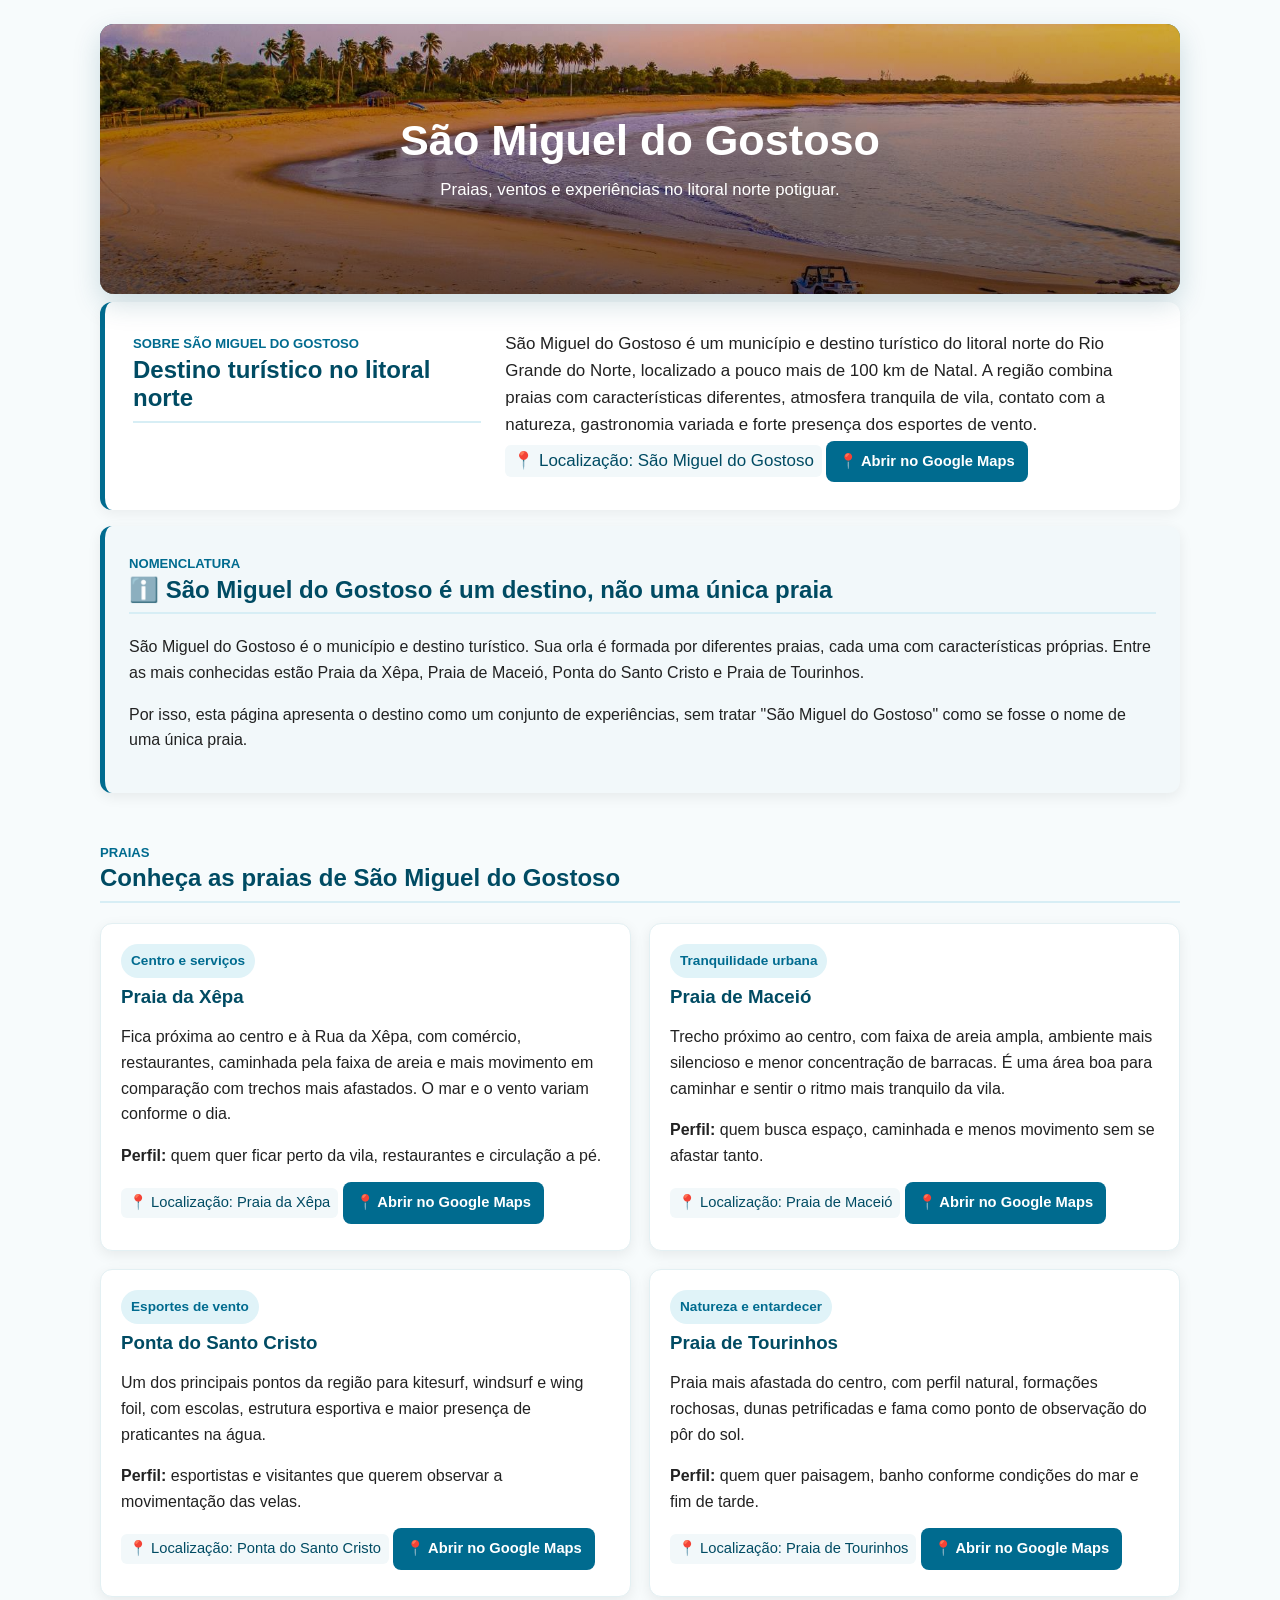
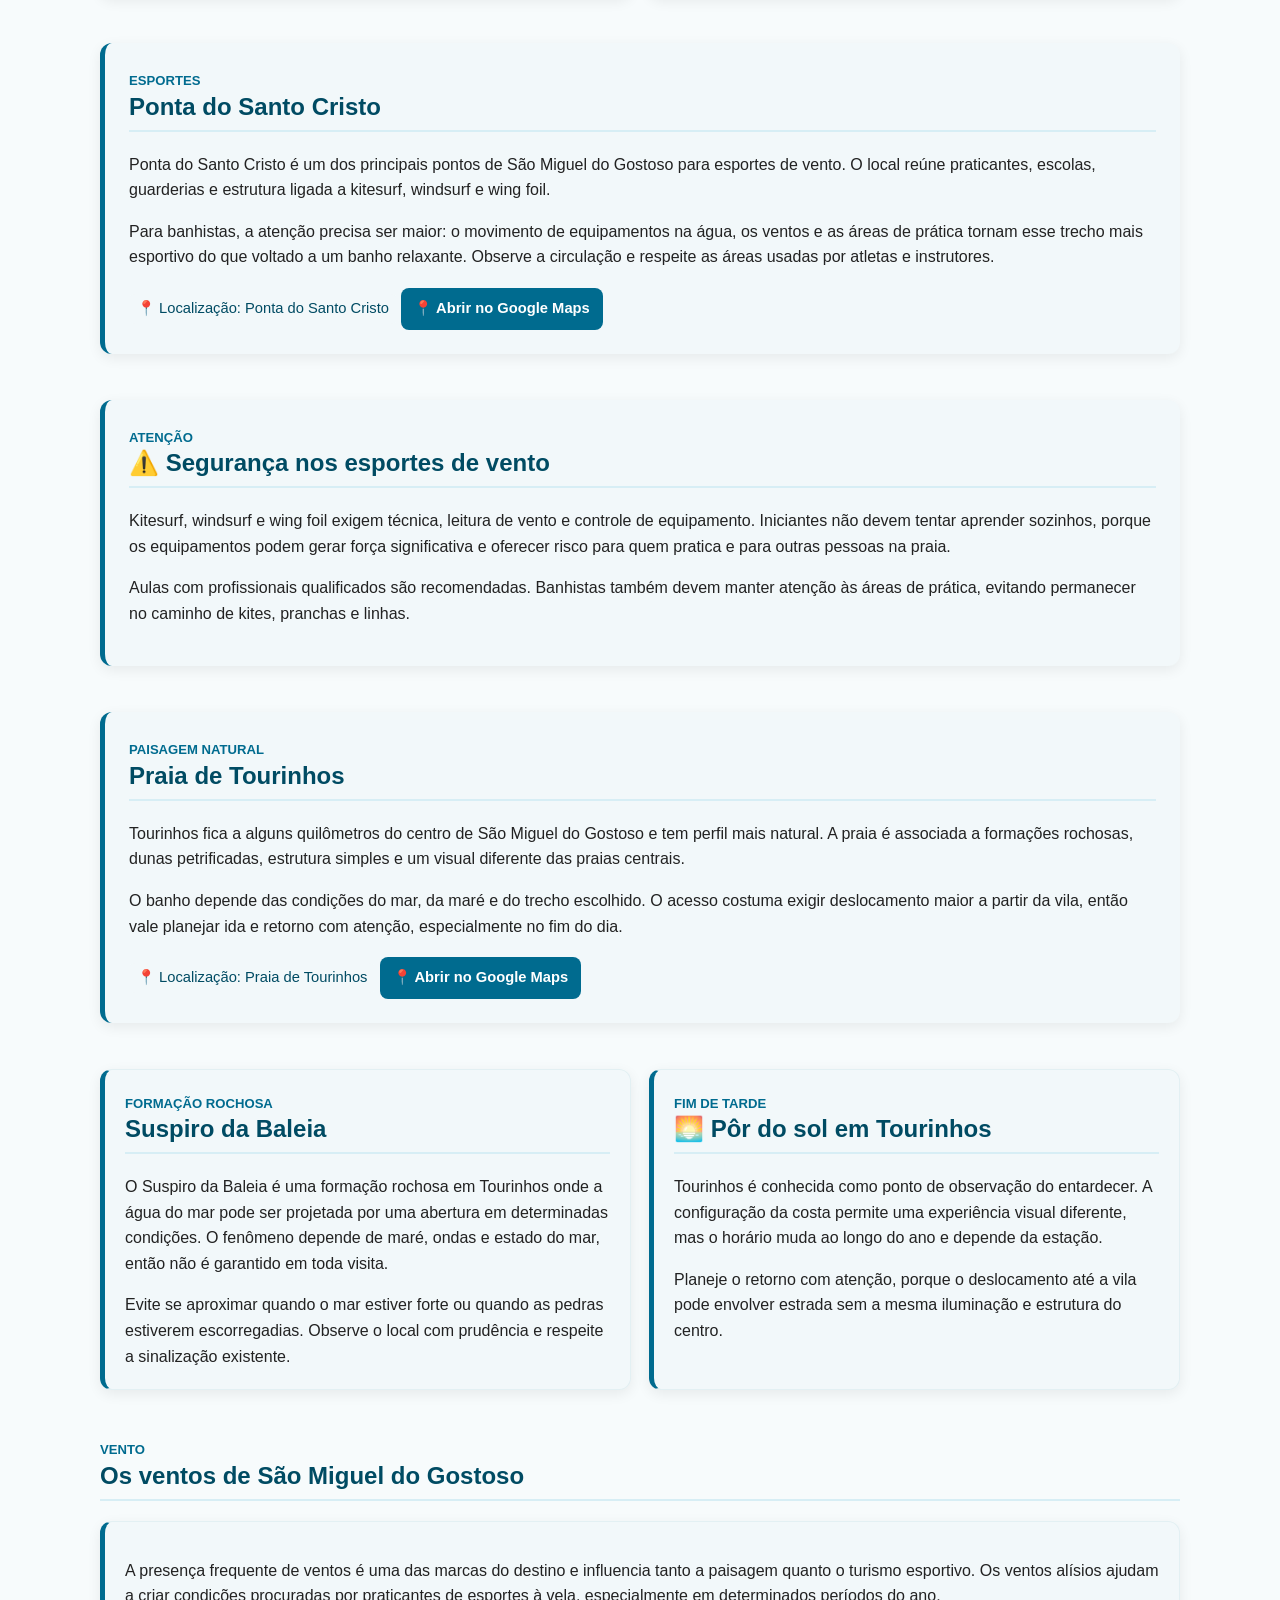
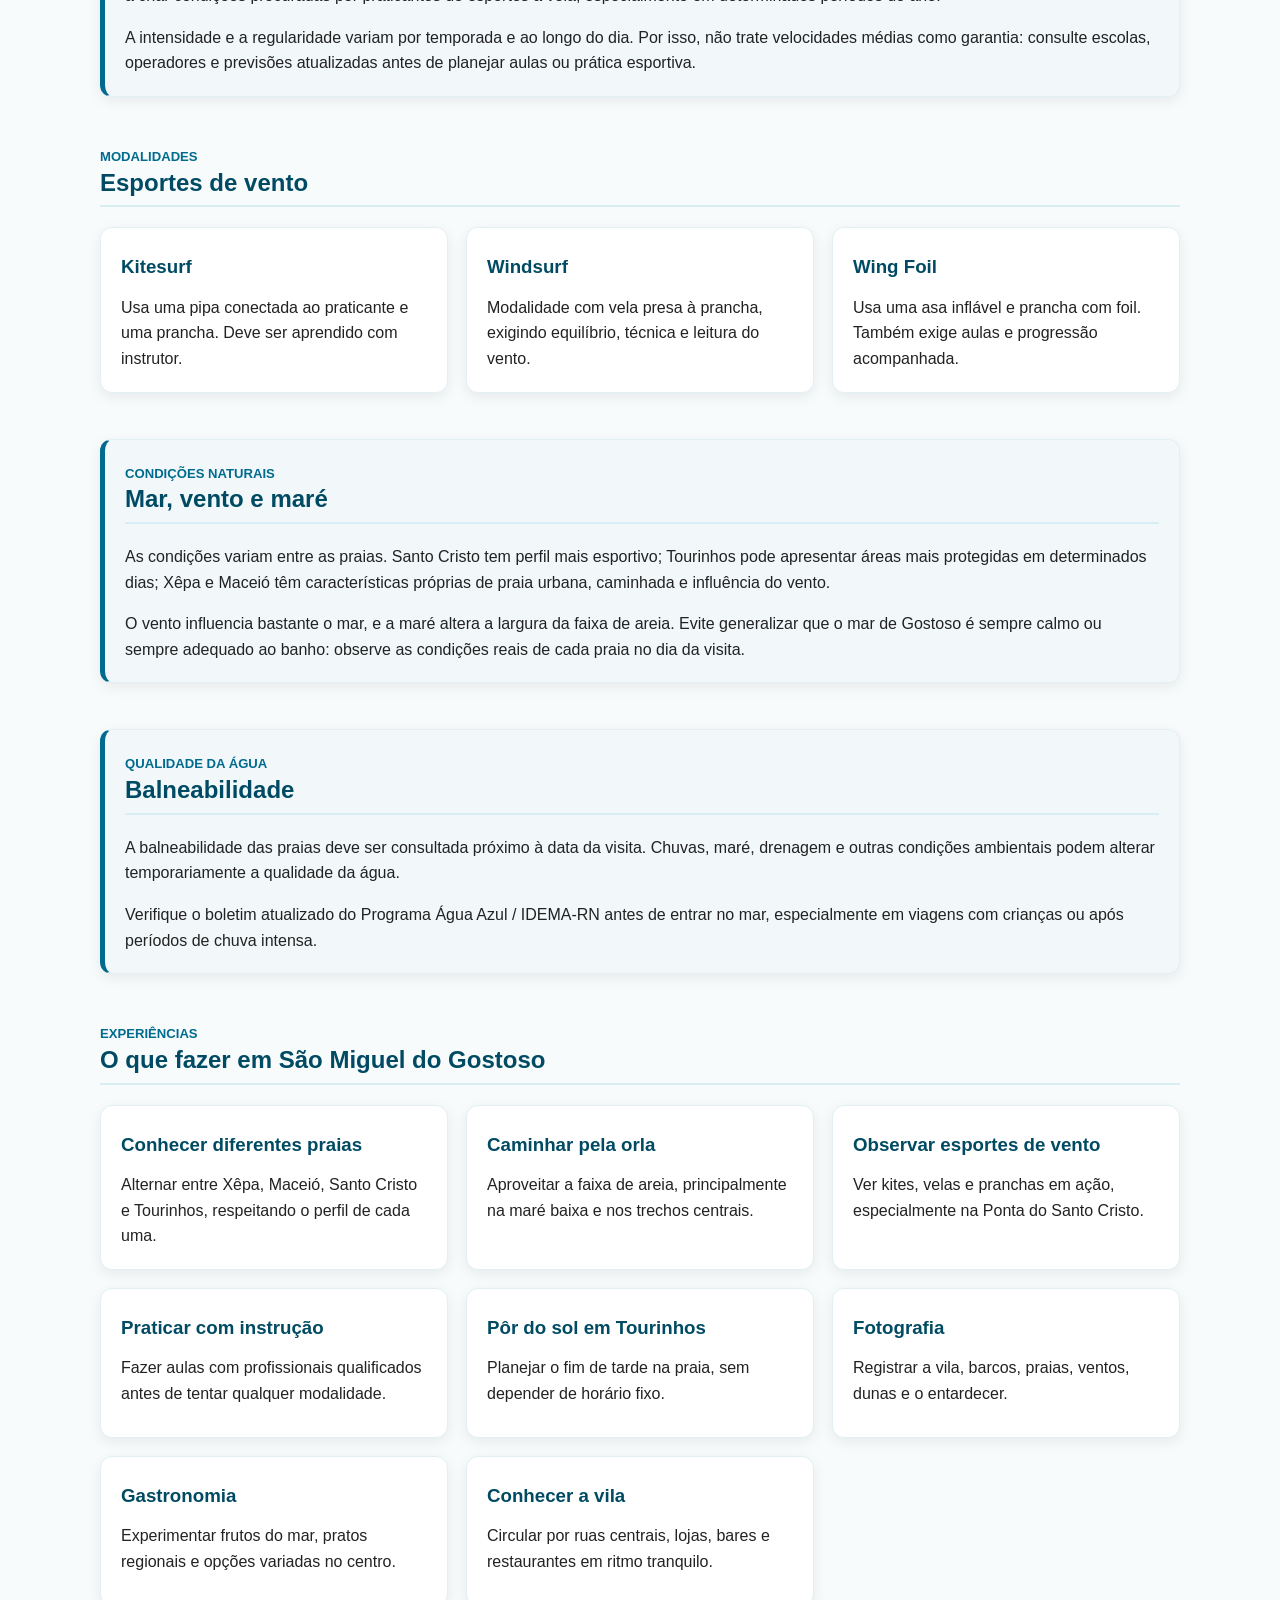
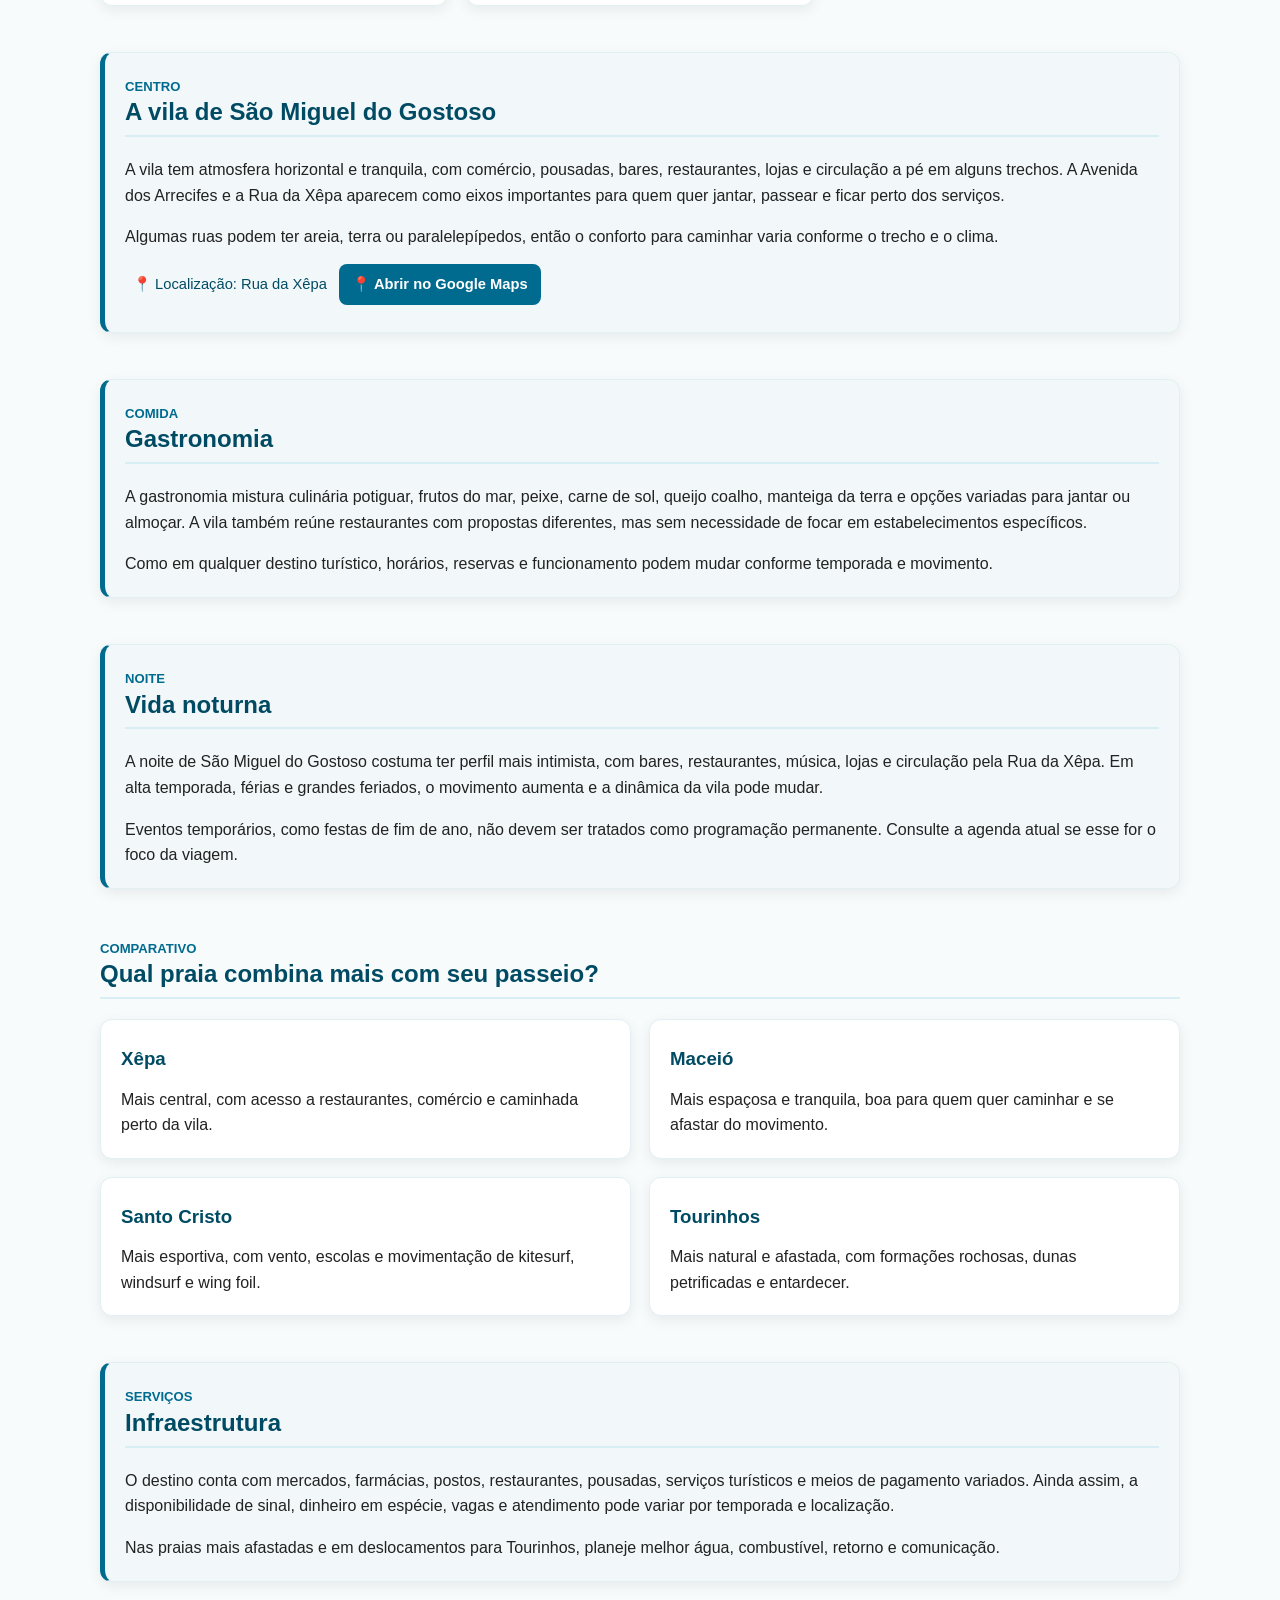
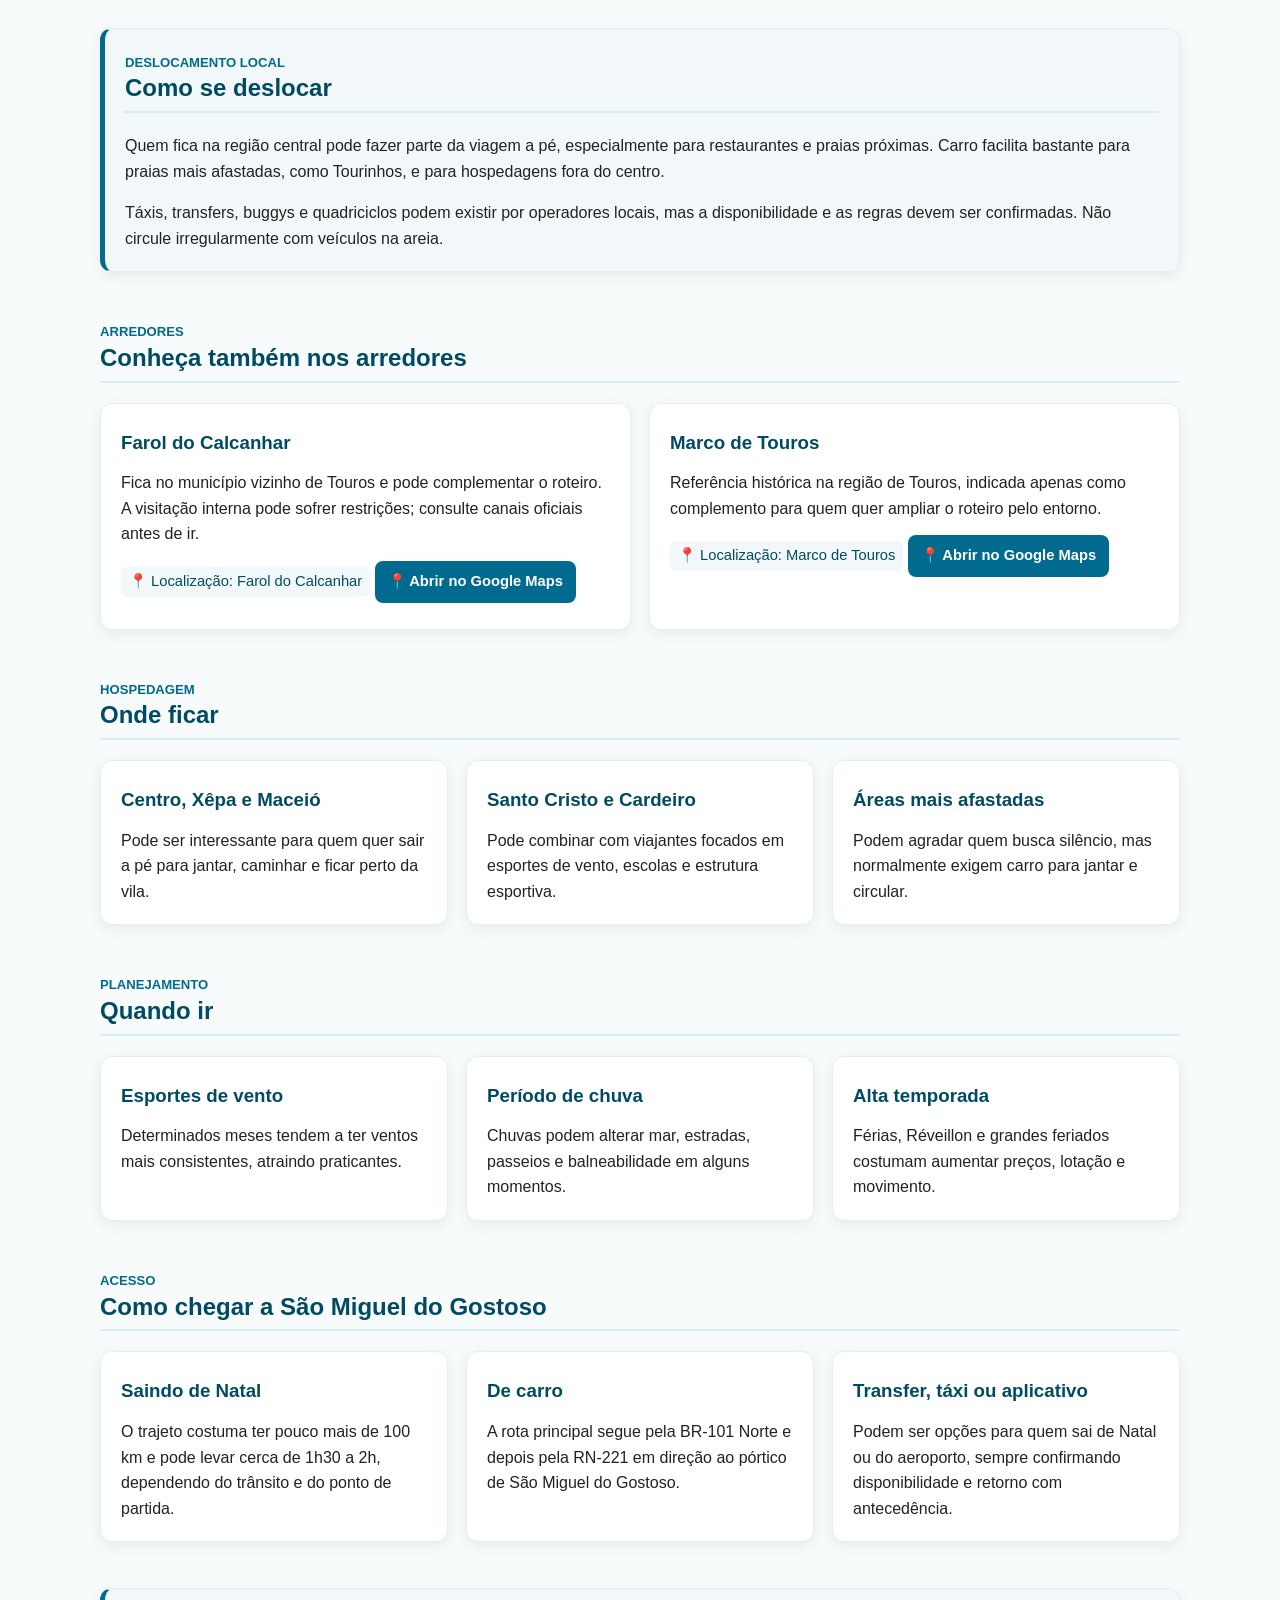
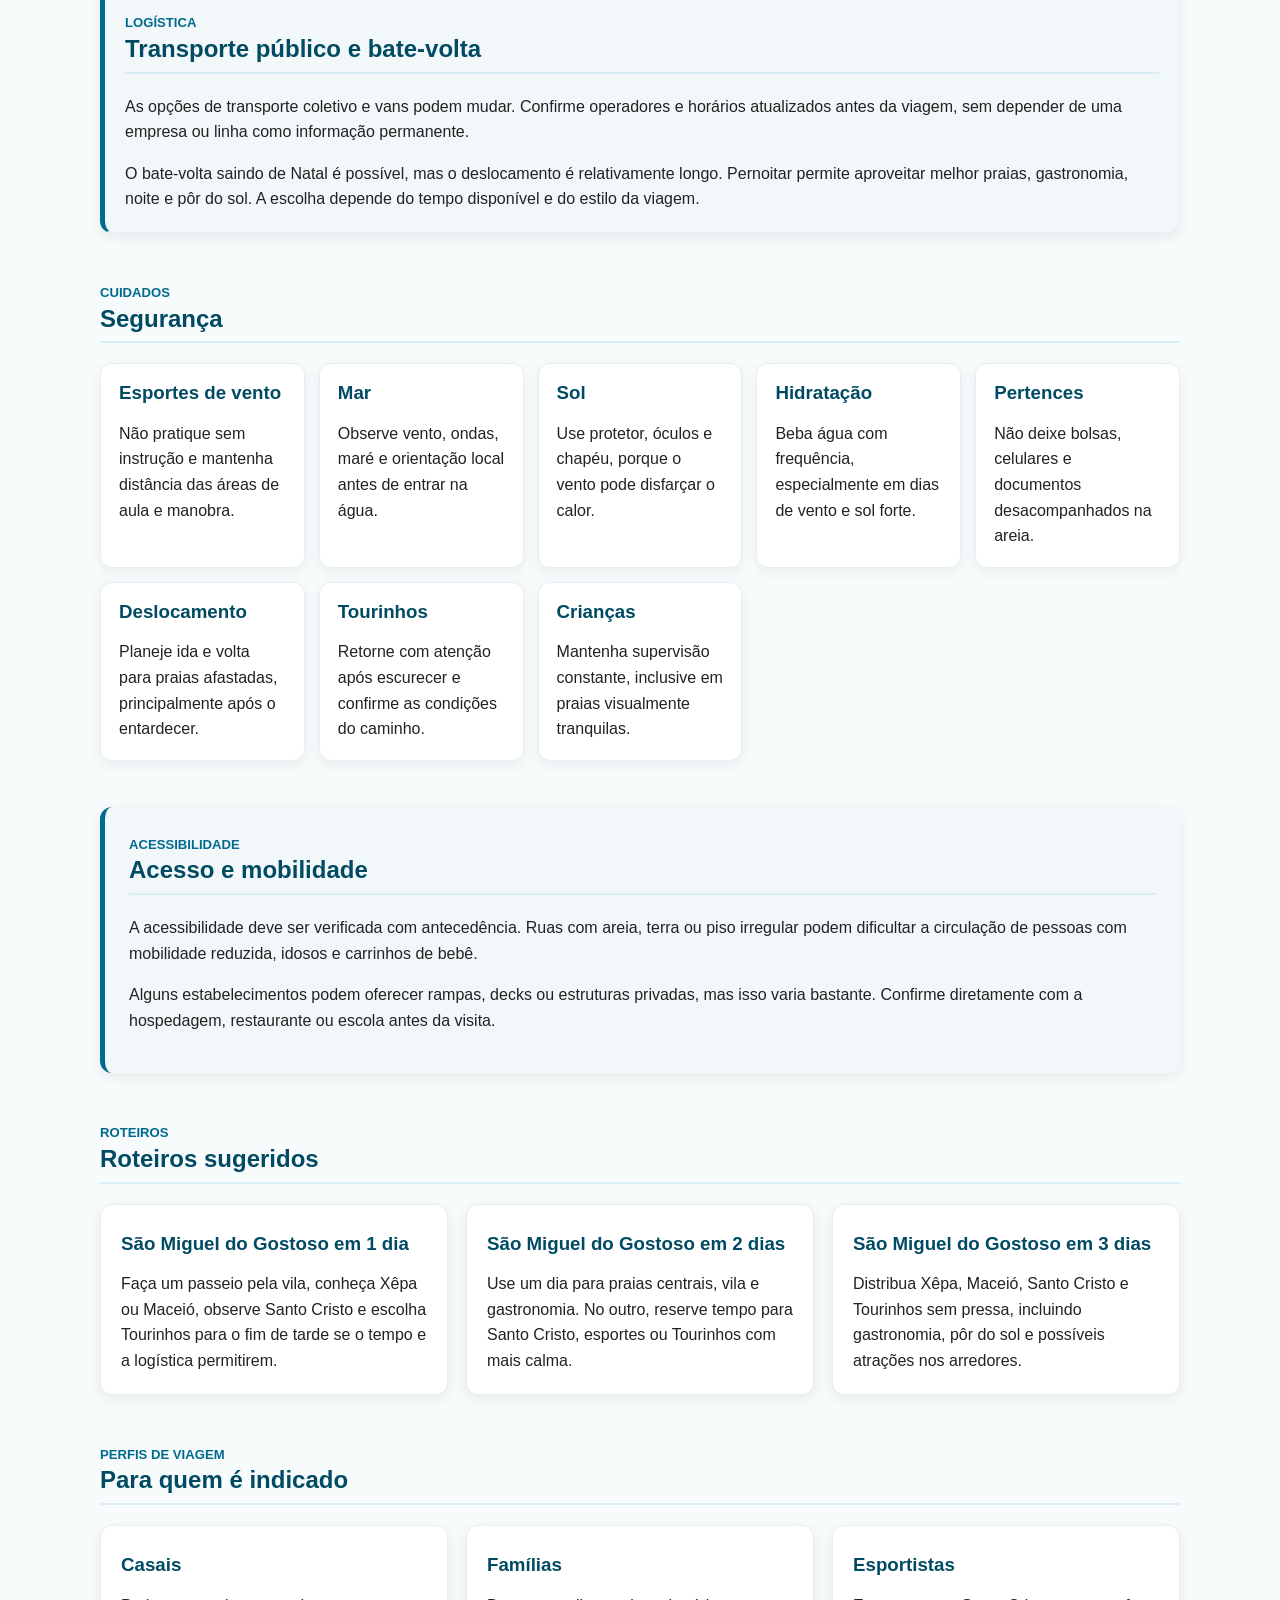
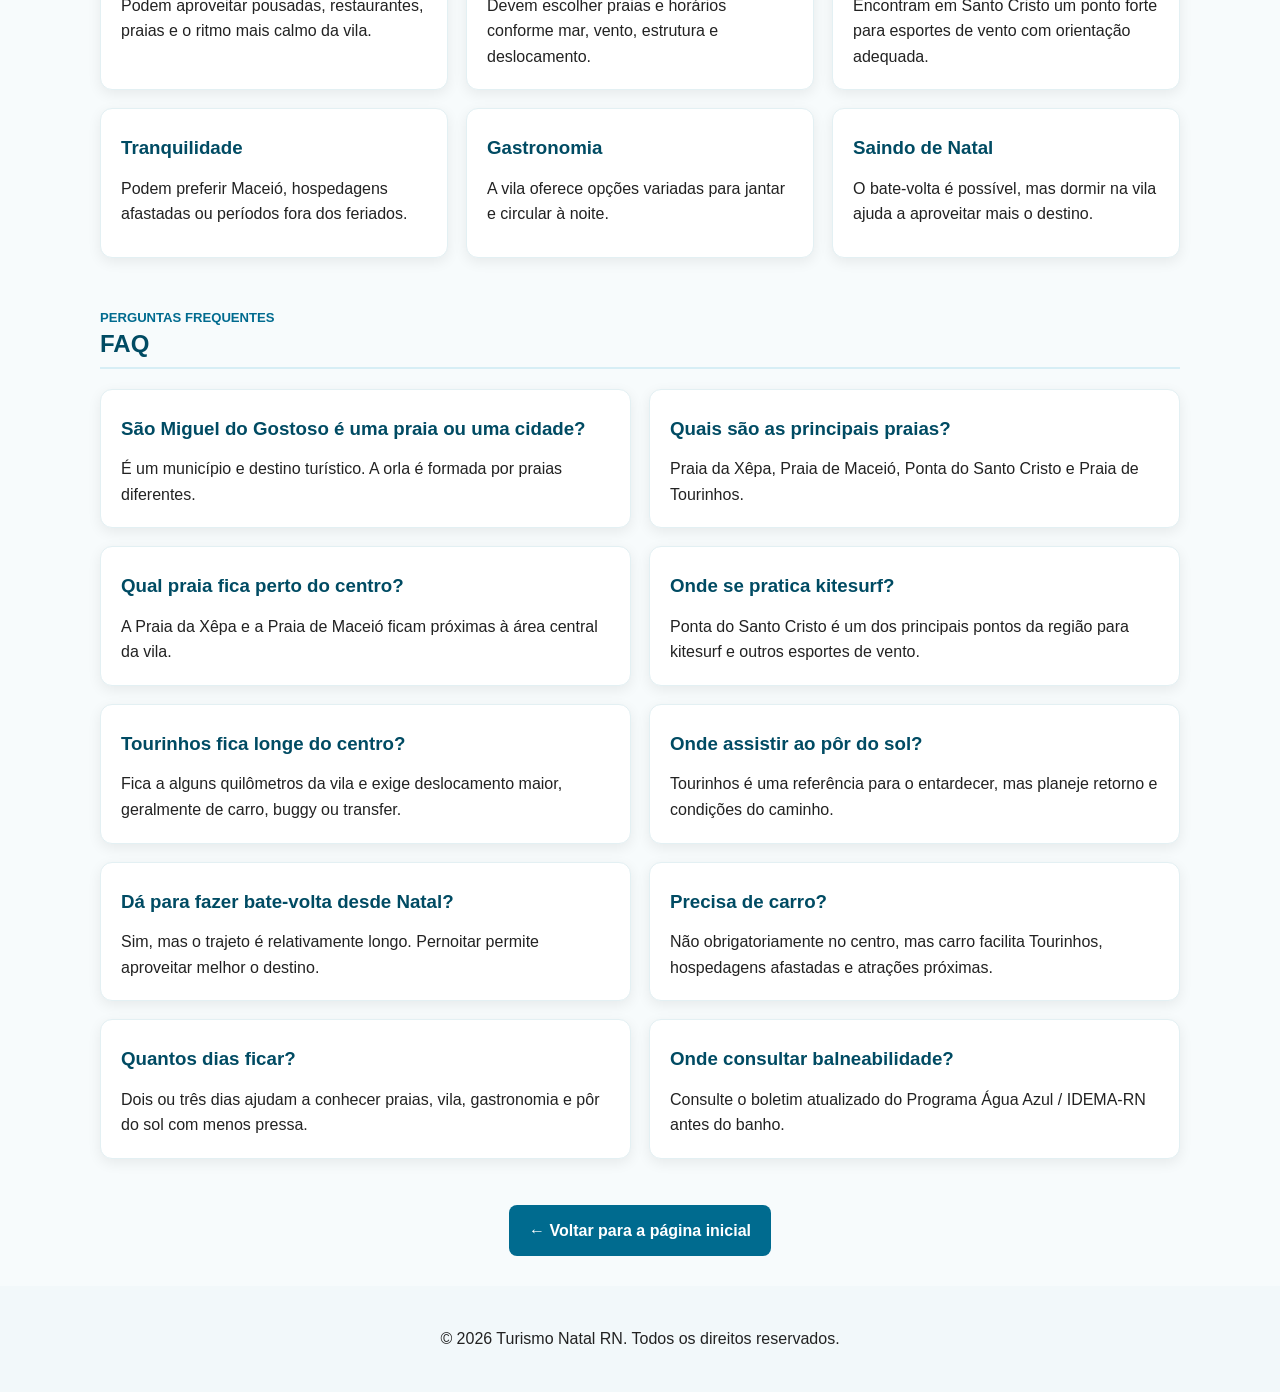
<file: destinos/sao-miguel-do-gostoso.html>
<!DOCTYPE html>
<html lang="pt-BR">
    <head>
        <meta charset="UTF-8">
        <meta name="viewport" content="width=device-width, initial-scale=1.0">
        <link rel="stylesheet" href="../style.css">
        <title>São Miguel do Gostoso - Turismo Natal RN</title>
    </head>
    <body class="pipa-page">
        <header class="pipa-hero">
            <img src="../imagens/São Miguel do Gostoso.jpg" alt="Praia em São Miguel do Gostoso">

            <div class="pipa-hero-content">
                <h1>São Miguel do Gostoso</h1>
                <p class="pipa-hero-subtitle">
                    Praias, ventos e experiências no litoral norte potiguar.
                </p>
            </div>
        </header>

        <main class="pipa-main">
            <section class="pipa-section pipa-intro">
                <div>
                    <span class="pipa-section-label">Sobre São Miguel do Gostoso</span>
                    <h2>Destino turístico no litoral norte</h2>
                </div>
                <div>
                    <p>
                        São Miguel do Gostoso é um município e destino turístico do litoral norte do Rio
                        Grande do Norte, localizado a pouco mais de 100 km de Natal. A região combina
                        praias com características diferentes, atmosfera tranquila de vila, contato com a
                        natureza, gastronomia variada e forte presença dos esportes de vento.
                    </p>
                    <p class="pipa-gps">📍 Localização: São Miguel do Gostoso</p>
                    <a class="pipa-mapa-btn" href="https://www.google.com/maps/search/?api=1&amp;query=S%C3%A3o%20Miguel%20do%20Gostoso%20-%20RN" target="_blank" rel="noopener noreferrer">📍 Abrir no Google Maps</a>
                </div>
            </section>

            <section class="pipa-section">
                <article class="pipa-alerta">
                    <span class="pipa-section-label">Nomenclatura</span>
                    <h2>ℹ️ São Miguel do Gostoso é um destino, não uma única praia</h2>
                    <p>
                        São Miguel do Gostoso é o município e destino turístico. Sua orla é formada por
                        diferentes praias, cada uma com características próprias. Entre as mais conhecidas
                        estão Praia da Xêpa, Praia de Maceió, Ponta do Santo Cristo e Praia de Tourinhos.
                    </p>
                    <p>
                        Por isso, esta página apresenta o destino como um conjunto de experiências, sem
                        tratar "São Miguel do Gostoso" como se fosse o nome de uma única praia.
                    </p>
                </article>
            </section>

            <section class="pipa-section">
                <span class="pipa-section-label">Praias</span>
                <h2>Conheça as praias de São Miguel do Gostoso</h2>

                <div class="pipa-grid pipa-grid-2">
                    <article class="pipa-card">
                        <span class="pipa-tag">Centro e serviços</span>
                        <h3>Praia da Xêpa</h3>
                        <p>
                            Fica próxima ao centro e à Rua da Xêpa, com comércio, restaurantes, caminhada
                            pela faixa de areia e mais movimento em comparação com trechos mais afastados.
                            O mar e o vento variam conforme o dia.
                        </p>
                        <p><strong>Perfil:</strong> quem quer ficar perto da vila, restaurantes e circulação a pé.</p>
                        <p class="pipa-gps">📍 Localização: Praia da Xêpa</p>
                        <a class="pipa-mapa-btn" href="https://www.google.com/maps/search/?api=1&amp;query=Praia%20da%20X%C3%AApa%2C%20S%C3%A3o%20Miguel%20do%20Gostoso%20-%20RN" target="_blank" rel="noopener noreferrer">📍 Abrir no Google Maps</a>
                    </article>

                    <article class="pipa-card">
                        <span class="pipa-tag">Tranquilidade urbana</span>
                        <h3>Praia de Maceió</h3>
                        <p>
                            Trecho próximo ao centro, com faixa de areia ampla, ambiente mais silencioso
                            e menor concentração de barracas. É uma área boa para caminhar e sentir o
                            ritmo mais tranquilo da vila.
                        </p>
                        <p><strong>Perfil:</strong> quem busca espaço, caminhada e menos movimento sem se afastar tanto.</p>
                        <p class="pipa-gps">📍 Localização: Praia de Maceió</p>
                        <a class="pipa-mapa-btn" href="https://www.google.com/maps/search/?api=1&amp;query=Praia%20de%20Macei%C3%B3%2C%20S%C3%A3o%20Miguel%20do%20Gostoso%20-%20RN" target="_blank" rel="noopener noreferrer">📍 Abrir no Google Maps</a>
                    </article>

                    <article class="pipa-card">
                        <span class="pipa-tag">Esportes de vento</span>
                        <h3>Ponta do Santo Cristo</h3>
                        <p>
                            Um dos principais pontos da região para kitesurf, windsurf e wing foil, com
                            escolas, estrutura esportiva e maior presença de praticantes na água.
                        </p>
                        <p><strong>Perfil:</strong> esportistas e visitantes que querem observar a movimentação das velas.</p>
                        <p class="pipa-gps">📍 Localização: Ponta do Santo Cristo</p>
                        <a class="pipa-mapa-btn" href="https://www.google.com/maps/search/?api=1&amp;query=Ponta%20do%20Santo%20Cristo%2C%20S%C3%A3o%20Miguel%20do%20Gostoso%20-%20RN" target="_blank" rel="noopener noreferrer">📍 Abrir no Google Maps</a>
                    </article>

                    <article class="pipa-card">
                        <span class="pipa-tag">Natureza e entardecer</span>
                        <h3>Praia de Tourinhos</h3>
                        <p>
                            Praia mais afastada do centro, com perfil natural, formações rochosas, dunas
                            petrificadas e fama como ponto de observação do pôr do sol.
                        </p>
                        <p><strong>Perfil:</strong> quem quer paisagem, banho conforme condições do mar e fim de tarde.</p>
                        <p class="pipa-gps">📍 Localização: Praia de Tourinhos</p>
                        <a class="pipa-mapa-btn" href="https://www.google.com/maps/search/?api=1&amp;query=Praia%20de%20Tourinhos%2C%20S%C3%A3o%20Miguel%20do%20Gostoso%20-%20RN" target="_blank" rel="noopener noreferrer">📍 Abrir no Google Maps</a>
                    </article>
                </div>
            </section>

            <section class="pipa-section">
                <article class="pipa-alerta">
                    <span class="pipa-section-label">Esportes</span>
                    <h2>Ponta do Santo Cristo</h2>
                    <p>
                        Ponta do Santo Cristo é um dos principais pontos de São Miguel do Gostoso para
                        esportes de vento. O local reúne praticantes, escolas, guarderias e estrutura
                        ligada a kitesurf, windsurf e wing foil.
                    </p>
                    <p>
                        Para banhistas, a atenção precisa ser maior: o movimento de equipamentos na água,
                        os ventos e as áreas de prática tornam esse trecho mais esportivo do que voltado a
                        um banho relaxante. Observe a circulação e respeite as áreas usadas por atletas e
                        instrutores.
                    </p>
                    <p class="pipa-gps">📍 Localização: Ponta do Santo Cristo</p>
                    <a class="pipa-mapa-btn" href="https://www.google.com/maps/search/?api=1&amp;query=Ponta%20do%20Santo%20Cristo%2C%20S%C3%A3o%20Miguel%20do%20Gostoso%20-%20RN" target="_blank" rel="noopener noreferrer">📍 Abrir no Google Maps</a>
                </article>
            </section>

            <section class="pipa-section">
                <article class="pipa-alerta">
                    <span class="pipa-section-label">Atenção</span>
                    <h2>⚠️ Segurança nos esportes de vento</h2>
                    <p>
                        Kitesurf, windsurf e wing foil exigem técnica, leitura de vento e controle de
                        equipamento. Iniciantes não devem tentar aprender sozinhos, porque os equipamentos
                        podem gerar força significativa e oferecer risco para quem pratica e para outras
                        pessoas na praia.
                    </p>
                    <p>
                        Aulas com profissionais qualificados são recomendadas. Banhistas também devem
                        manter atenção às áreas de prática, evitando permanecer no caminho de kites,
                        pranchas e linhas.
                    </p>
                </article>
            </section>

            <section class="pipa-section">
                <article class="pipa-alerta">
                    <span class="pipa-section-label">Paisagem natural</span>
                    <h2>Praia de Tourinhos</h2>
                    <p>
                        Tourinhos fica a alguns quilômetros do centro de São Miguel do Gostoso e tem
                        perfil mais natural. A praia é associada a formações rochosas, dunas petrificadas,
                        estrutura simples e um visual diferente das praias centrais.
                    </p>
                    <p>
                        O banho depende das condições do mar, da maré e do trecho escolhido. O acesso
                        costuma exigir deslocamento maior a partir da vila, então vale planejar ida e
                        retorno com atenção, especialmente no fim do dia.
                    </p>
                    <p class="pipa-gps">📍 Localização: Praia de Tourinhos</p>
                    <a class="pipa-mapa-btn" href="https://www.google.com/maps/search/?api=1&amp;query=Praia%20de%20Tourinhos%2C%20S%C3%A3o%20Miguel%20do%20Gostoso%20-%20RN" target="_blank" rel="noopener noreferrer">📍 Abrir no Google Maps</a>
                </article>
            </section>

            <section class="pipa-section">
                <div class="pipa-grid pipa-grid-2">
                    <article class="pipa-card pipa-noite-card">
                        <span class="pipa-section-label">Formação rochosa</span>
                        <h2>Suspiro da Baleia</h2>
                        <p>
                            O Suspiro da Baleia é uma formação rochosa em Tourinhos onde a água do mar
                            pode ser projetada por uma abertura em determinadas condições. O fenômeno
                            depende de maré, ondas e estado do mar, então não é garantido em toda visita.
                        </p>
                        <p>
                            Evite se aproximar quando o mar estiver forte ou quando as pedras estiverem
                            escorregadias. Observe o local com prudência e respeite a sinalização existente.
                        </p>
                    </article>

                    <article class="pipa-card pipa-noite-card">
                        <span class="pipa-section-label">Fim de tarde</span>
                        <h2>🌅 Pôr do sol em Tourinhos</h2>
                        <p>
                            Tourinhos é conhecida como ponto de observação do entardecer. A configuração
                            da costa permite uma experiência visual diferente, mas o horário muda ao longo
                            do ano e depende da estação.
                        </p>
                        <p>
                            Planeje o retorno com atenção, porque o deslocamento até a vila pode envolver
                            estrada sem a mesma iluminação e estrutura do centro.
                        </p>
                    </article>
                </div>
            </section>

            <section class="pipa-section">
                <span class="pipa-section-label">Vento</span>
                <h2>Os ventos de São Miguel do Gostoso</h2>

                <article class="pipa-card pipa-noite-card">
                    <p>
                        A presença frequente de ventos é uma das marcas do destino e influencia tanto a
                        paisagem quanto o turismo esportivo. Os ventos alísios ajudam a criar condições
                        procuradas por praticantes de esportes à vela, especialmente em determinados
                        períodos do ano.
                    </p>
                    <p>
                        A intensidade e a regularidade variam por temporada e ao longo do dia. Por isso,
                        não trate velocidades médias como garantia: consulte escolas, operadores e
                        previsões atualizadas antes de planejar aulas ou prática esportiva.
                    </p>
                </article>
            </section>

            <section class="pipa-section">
                <span class="pipa-section-label">Modalidades</span>
                <h2>Esportes de vento</h2>

                <div class="pipa-grid pipa-grid-3">
                    <article class="pipa-card pipa-card-compacto">
                        <h3>Kitesurf</h3>
                        <p>Usa uma pipa conectada ao praticante e uma prancha. Deve ser aprendido com instrutor.</p>
                    </article>

                    <article class="pipa-card pipa-card-compacto">
                        <h3>Windsurf</h3>
                        <p>Modalidade com vela presa à prancha, exigindo equilíbrio, técnica e leitura do vento.</p>
                    </article>

                    <article class="pipa-card pipa-card-compacto">
                        <h3>Wing Foil</h3>
                        <p>Usa uma asa inflável e prancha com foil. Também exige aulas e progressão acompanhada.</p>
                    </article>
                </div>
            </section>

            <section class="pipa-section">
                <article class="pipa-card pipa-noite-card">
                    <span class="pipa-section-label">Condições naturais</span>
                    <h2>Mar, vento e maré</h2>
                    <p>
                        As condições variam entre as praias. Santo Cristo tem perfil mais esportivo;
                        Tourinhos pode apresentar áreas mais protegidas em determinados dias; Xêpa e
                        Maceió têm características próprias de praia urbana, caminhada e influência do
                        vento.
                    </p>
                    <p>
                        O vento influencia bastante o mar, e a maré altera a largura da faixa de areia.
                        Evite generalizar que o mar de Gostoso é sempre calmo ou sempre adequado ao banho:
                        observe as condições reais de cada praia no dia da visita.
                    </p>
                </article>
            </section>

            <section class="pipa-section">
                <article class="pipa-card pipa-noite-card">
                    <span class="pipa-section-label">Qualidade da água</span>
                    <h2>Balneabilidade</h2>
                    <p>
                        A balneabilidade das praias deve ser consultada próximo à data da visita. Chuvas,
                        maré, drenagem e outras condições ambientais podem alterar temporariamente a
                        qualidade da água.
                    </p>
                    <p>
                        Verifique o boletim atualizado do Programa Água Azul / IDEMA-RN antes de entrar no
                        mar, especialmente em viagens com crianças ou após períodos de chuva intensa.
                    </p>
                </article>
            </section>

            <section class="pipa-section">
                <span class="pipa-section-label">Experiências</span>
                <h2>O que fazer em São Miguel do Gostoso</h2>

                <div class="pipa-grid pipa-grid-3">
                    <article class="pipa-card pipa-card-compacto">
                        <h3>Conhecer diferentes praias</h3>
                        <p>Alternar entre Xêpa, Maceió, Santo Cristo e Tourinhos, respeitando o perfil de cada uma.</p>
                    </article>

                    <article class="pipa-card pipa-card-compacto">
                        <h3>Caminhar pela orla</h3>
                        <p>Aproveitar a faixa de areia, principalmente na maré baixa e nos trechos centrais.</p>
                    </article>

                    <article class="pipa-card pipa-card-compacto">
                        <h3>Observar esportes de vento</h3>
                        <p>Ver kites, velas e pranchas em ação, especialmente na Ponta do Santo Cristo.</p>
                    </article>

                    <article class="pipa-card pipa-card-compacto">
                        <h3>Praticar com instrução</h3>
                        <p>Fazer aulas com profissionais qualificados antes de tentar qualquer modalidade.</p>
                    </article>

                    <article class="pipa-card pipa-card-compacto">
                        <h3>Pôr do sol em Tourinhos</h3>
                        <p>Planejar o fim de tarde na praia, sem depender de horário fixo.</p>
                    </article>

                    <article class="pipa-card pipa-card-compacto">
                        <h3>Fotografia</h3>
                        <p>Registrar a vila, barcos, praias, ventos, dunas e o entardecer.</p>
                    </article>

                    <article class="pipa-card pipa-card-compacto">
                        <h3>Gastronomia</h3>
                        <p>Experimentar frutos do mar, pratos regionais e opções variadas no centro.</p>
                    </article>

                    <article class="pipa-card pipa-card-compacto">
                        <h3>Conhecer a vila</h3>
                        <p>Circular por ruas centrais, lojas, bares e restaurantes em ritmo tranquilo.</p>
                    </article>
                </div>
            </section>

            <section class="pipa-section">
                <article class="pipa-card pipa-noite-card">
                    <span class="pipa-section-label">Centro</span>
                    <h2>A vila de São Miguel do Gostoso</h2>
                    <p>
                        A vila tem atmosfera horizontal e tranquila, com comércio, pousadas, bares,
                        restaurantes, lojas e circulação a pé em alguns trechos. A Avenida dos Arrecifes e
                        a Rua da Xêpa aparecem como eixos importantes para quem quer jantar, passear e
                        ficar perto dos serviços.
                    </p>
                    <p>
                        Algumas ruas podem ter areia, terra ou paralelepípedos, então o conforto para
                        caminhar varia conforme o trecho e o clima.
                    </p>
                    <p class="pipa-gps">📍 Localização: Rua da Xêpa</p>
                    <a class="pipa-mapa-btn" href="https://www.google.com/maps/search/?api=1&amp;query=Rua%20da%20X%C3%AApa%2C%20S%C3%A3o%20Miguel%20do%20Gostoso%20-%20RN" target="_blank" rel="noopener noreferrer">📍 Abrir no Google Maps</a>
                </article>
            </section>

            <section class="pipa-section">
                <article class="pipa-card pipa-noite-card">
                    <span class="pipa-section-label">Comida</span>
                    <h2>Gastronomia</h2>
                    <p>
                        A gastronomia mistura culinária potiguar, frutos do mar, peixe, carne de sol,
                        queijo coalho, manteiga da terra e opções variadas para jantar ou almoçar. A vila
                        também reúne restaurantes com propostas diferentes, mas sem necessidade de focar
                        em estabelecimentos específicos.
                    </p>
                    <p>
                        Como em qualquer destino turístico, horários, reservas e funcionamento podem mudar
                        conforme temporada e movimento.
                    </p>
                </article>
            </section>

            <section class="pipa-section">
                <article class="pipa-card pipa-noite-card">
                    <span class="pipa-section-label">Noite</span>
                    <h2>Vida noturna</h2>
                    <p>
                        A noite de São Miguel do Gostoso costuma ter perfil mais intimista, com bares,
                        restaurantes, música, lojas e circulação pela Rua da Xêpa. Em alta temporada,
                        férias e grandes feriados, o movimento aumenta e a dinâmica da vila pode mudar.
                    </p>
                    <p>
                        Eventos temporários, como festas de fim de ano, não devem ser tratados como
                        programação permanente. Consulte a agenda atual se esse for o foco da viagem.
                    </p>
                </article>
            </section>

            <section class="pipa-section">
                <span class="pipa-section-label">Comparativo</span>
                <h2>Qual praia combina mais com seu passeio?</h2>

                <div class="pipa-grid pipa-grid-2">
                    <article class="pipa-card">
                        <h3>Xêpa</h3>
                        <p>Mais central, com acesso a restaurantes, comércio e caminhada perto da vila.</p>
                    </article>

                    <article class="pipa-card">
                        <h3>Maceió</h3>
                        <p>Mais espaçosa e tranquila, boa para quem quer caminhar e se afastar do movimento.</p>
                    </article>

                    <article class="pipa-card">
                        <h3>Santo Cristo</h3>
                        <p>Mais esportiva, com vento, escolas e movimentação de kitesurf, windsurf e wing foil.</p>
                    </article>

                    <article class="pipa-card">
                        <h3>Tourinhos</h3>
                        <p>Mais natural e afastada, com formações rochosas, dunas petrificadas e entardecer.</p>
                    </article>
                </div>
            </section>

            <section class="pipa-section">
                <article class="pipa-card pipa-noite-card">
                    <span class="pipa-section-label">Serviços</span>
                    <h2>Infraestrutura</h2>
                    <p>
                        O destino conta com mercados, farmácias, postos, restaurantes, pousadas, serviços
                        turísticos e meios de pagamento variados. Ainda assim, a disponibilidade de sinal,
                        dinheiro em espécie, vagas e atendimento pode variar por temporada e localização.
                    </p>
                    <p>
                        Nas praias mais afastadas e em deslocamentos para Tourinhos, planeje melhor água,
                        combustível, retorno e comunicação.
                    </p>
                </article>
            </section>

            <section class="pipa-section">
                <article class="pipa-card pipa-noite-card">
                    <span class="pipa-section-label">Deslocamento local</span>
                    <h2>Como se deslocar</h2>
                    <p>
                        Quem fica na região central pode fazer parte da viagem a pé, especialmente para
                        restaurantes e praias próximas. Carro facilita bastante para praias mais afastadas,
                        como Tourinhos, e para hospedagens fora do centro.
                    </p>
                    <p>
                        Táxis, transfers, buggys e quadriciclos podem existir por operadores locais, mas a
                        disponibilidade e as regras devem ser confirmadas. Não circule irregularmente com
                        veículos na areia.
                    </p>
                </article>
            </section>

            <section class="pipa-section">
                <span class="pipa-section-label">Arredores</span>
                <h2>Conheça também nos arredores</h2>

                <div class="pipa-grid pipa-grid-2">
                    <article class="pipa-card">
                        <h3>Farol do Calcanhar</h3>
                        <p>
                            Fica no município vizinho de Touros e pode complementar o roteiro. A visitação
                            interna pode sofrer restrições; consulte canais oficiais antes de ir.
                        </p>
                        <p class="pipa-gps">📍 Localização: Farol do Calcanhar</p>
                        <a class="pipa-mapa-btn" href="https://www.google.com/maps/search/?api=1&amp;query=Farol%20do%20Calcanhar%2C%20Touros%20-%20RN" target="_blank" rel="noopener noreferrer">📍 Abrir no Google Maps</a>
                    </article>

                    <article class="pipa-card">
                        <h3>Marco de Touros</h3>
                        <p>
                            Referência histórica na região de Touros, indicada apenas como complemento
                            para quem quer ampliar o roteiro pelo entorno.
                        </p>
                        <p class="pipa-gps">📍 Localização: Marco de Touros</p>
                        <a class="pipa-mapa-btn" href="https://www.google.com/maps/search/?api=1&amp;query=Marco%20de%20Touros%2C%20Touros%20-%20RN" target="_blank" rel="noopener noreferrer">📍 Abrir no Google Maps</a>
                    </article>
                </div>
            </section>

            <section class="pipa-section">
                <span class="pipa-section-label">Hospedagem</span>
                <h2>Onde ficar</h2>

                <div class="pipa-grid pipa-grid-3">
                    <article class="pipa-card">
                        <h3>Centro, Xêpa e Maceió</h3>
                        <p>Pode ser interessante para quem quer sair a pé para jantar, caminhar e ficar perto da vila.</p>
                    </article>

                    <article class="pipa-card">
                        <h3>Santo Cristo e Cardeiro</h3>
                        <p>Pode combinar com viajantes focados em esportes de vento, escolas e estrutura esportiva.</p>
                    </article>

                    <article class="pipa-card">
                        <h3>Áreas mais afastadas</h3>
                        <p>Podem agradar quem busca silêncio, mas normalmente exigem carro para jantar e circular.</p>
                    </article>
                </div>
            </section>

            <section class="pipa-section">
                <span class="pipa-section-label">Planejamento</span>
                <h2>Quando ir</h2>

                <div class="pipa-grid pipa-grid-3">
                    <article class="pipa-card pipa-card-compacto">
                        <h3>Esportes de vento</h3>
                        <p>Determinados meses tendem a ter ventos mais consistentes, atraindo praticantes.</p>
                    </article>

                    <article class="pipa-card pipa-card-compacto">
                        <h3>Período de chuva</h3>
                        <p>Chuvas podem alterar mar, estradas, passeios e balneabilidade em alguns momentos.</p>
                    </article>

                    <article class="pipa-card pipa-card-compacto">
                        <h3>Alta temporada</h3>
                        <p>Férias, Réveillon e grandes feriados costumam aumentar preços, lotação e movimento.</p>
                    </article>
                </div>
            </section>

            <section class="pipa-section">
                <span class="pipa-section-label">Acesso</span>
                <h2>Como chegar a São Miguel do Gostoso</h2>

                <div class="pipa-grid pipa-grid-3">
                    <article class="pipa-card">
                        <h3>Saindo de Natal</h3>
                        <p>
                            O trajeto costuma ter pouco mais de 100 km e pode levar cerca de 1h30 a 2h,
                            dependendo do trânsito e do ponto de partida.
                        </p>
                    </article>

                    <article class="pipa-card">
                        <h3>De carro</h3>
                        <p>
                            A rota principal segue pela BR-101 Norte e depois pela RN-221 em direção ao
                            pórtico de São Miguel do Gostoso.
                        </p>
                    </article>

                    <article class="pipa-card">
                        <h3>Transfer, táxi ou aplicativo</h3>
                        <p>
                            Podem ser opções para quem sai de Natal ou do aeroporto, sempre confirmando
                            disponibilidade e retorno com antecedência.
                        </p>
                    </article>
                </div>
            </section>

            <section class="pipa-section">
                <article class="pipa-card pipa-noite-card">
                    <span class="pipa-section-label">Logística</span>
                    <h2>Transporte público e bate-volta</h2>
                    <p>
                        As opções de transporte coletivo e vans podem mudar. Confirme operadores e
                        horários atualizados antes da viagem, sem depender de uma empresa ou linha como
                        informação permanente.
                    </p>
                    <p>
                        O bate-volta saindo de Natal é possível, mas o deslocamento é relativamente longo.
                        Pernoitar permite aproveitar melhor praias, gastronomia, noite e pôr do sol. A
                        escolha depende do tempo disponível e do estilo da viagem.
                    </p>
                </article>
            </section>

            <section class="pipa-section">
                <span class="pipa-section-label">Cuidados</span>
                <h2>Segurança</h2>

                <div class="pipa-dicas">
                    <article>
                        <h3>Esportes de vento</h3>
                        <p>Não pratique sem instrução e mantenha distância das áreas de aula e manobra.</p>
                    </article>

                    <article>
                        <h3>Mar</h3>
                        <p>Observe vento, ondas, maré e orientação local antes de entrar na água.</p>
                    </article>

                    <article>
                        <h3>Sol</h3>
                        <p>Use protetor, óculos e chapéu, porque o vento pode disfarçar o calor.</p>
                    </article>

                    <article>
                        <h3>Hidratação</h3>
                        <p>Beba água com frequência, especialmente em dias de vento e sol forte.</p>
                    </article>

                    <article>
                        <h3>Pertences</h3>
                        <p>Não deixe bolsas, celulares e documentos desacompanhados na areia.</p>
                    </article>

                    <article>
                        <h3>Deslocamento</h3>
                        <p>Planeje ida e volta para praias afastadas, principalmente após o entardecer.</p>
                    </article>

                    <article>
                        <h3>Tourinhos</h3>
                        <p>Retorne com atenção após escurecer e confirme as condições do caminho.</p>
                    </article>

                    <article>
                        <h3>Crianças</h3>
                        <p>Mantenha supervisão constante, inclusive em praias visualmente tranquilas.</p>
                    </article>
                </div>
            </section>

            <section class="pipa-section">
                <article class="pipa-alerta">
                    <span class="pipa-section-label">Acessibilidade</span>
                    <h2>Acesso e mobilidade</h2>
                    <p>
                        A acessibilidade deve ser verificada com antecedência. Ruas com areia, terra ou
                        piso irregular podem dificultar a circulação de pessoas com mobilidade reduzida,
                        idosos e carrinhos de bebê.
                    </p>
                    <p>
                        Alguns estabelecimentos podem oferecer rampas, decks ou estruturas privadas, mas
                        isso varia bastante. Confirme diretamente com a hospedagem, restaurante ou escola
                        antes da visita.
                    </p>
                </article>
            </section>

            <section class="pipa-section">
                <span class="pipa-section-label">Roteiros</span>
                <h2>Roteiros sugeridos</h2>

                <div class="pipa-grid pipa-grid-3">
                    <article class="pipa-card">
                        <h3>São Miguel do Gostoso em 1 dia</h3>
                        <p>
                            Faça um passeio pela vila, conheça Xêpa ou Maceió, observe Santo Cristo e
                            escolha Tourinhos para o fim de tarde se o tempo e a logística permitirem.
                        </p>
                    </article>

                    <article class="pipa-card">
                        <h3>São Miguel do Gostoso em 2 dias</h3>
                        <p>
                            Use um dia para praias centrais, vila e gastronomia. No outro, reserve tempo
                            para Santo Cristo, esportes ou Tourinhos com mais calma.
                        </p>
                    </article>

                    <article class="pipa-card">
                        <h3>São Miguel do Gostoso em 3 dias</h3>
                        <p>
                            Distribua Xêpa, Maceió, Santo Cristo e Tourinhos sem pressa, incluindo
                            gastronomia, pôr do sol e possíveis atrações nos arredores.
                        </p>
                    </article>
                </div>
            </section>

            <section class="pipa-section">
                <span class="pipa-section-label">Perfis de viagem</span>
                <h2>Para quem é indicado</h2>

                <div class="pipa-grid pipa-grid-3">
                    <article class="pipa-card pipa-card-compacto">
                        <h3>Casais</h3>
                        <p>Podem aproveitar pousadas, restaurantes, praias e o ritmo mais calmo da vila.</p>
                    </article>

                    <article class="pipa-card pipa-card-compacto">
                        <h3>Famílias</h3>
                        <p>Devem escolher praias e horários conforme mar, vento, estrutura e deslocamento.</p>
                    </article>

                    <article class="pipa-card pipa-card-compacto">
                        <h3>Esportistas</h3>
                        <p>Encontram em Santo Cristo um ponto forte para esportes de vento com orientação adequada.</p>
                    </article>

                    <article class="pipa-card pipa-card-compacto">
                        <h3>Tranquilidade</h3>
                        <p>Podem preferir Maceió, hospedagens afastadas ou períodos fora dos feriados.</p>
                    </article>

                    <article class="pipa-card pipa-card-compacto">
                        <h3>Gastronomia</h3>
                        <p>A vila oferece opções variadas para jantar e circular à noite.</p>
                    </article>

                    <article class="pipa-card pipa-card-compacto">
                        <h3>Saindo de Natal</h3>
                        <p>O bate-volta é possível, mas dormir na vila ajuda a aproveitar mais o destino.</p>
                    </article>
                </div>
            </section>

            <section class="pipa-section">
                <span class="pipa-section-label">Perguntas frequentes</span>
                <h2>FAQ</h2>

                <div class="pipa-grid pipa-grid-2">
                    <article class="pipa-card">
                        <h3>São Miguel do Gostoso é uma praia ou uma cidade?</h3>
                        <p>É um município e destino turístico. A orla é formada por praias diferentes.</p>
                    </article>

                    <article class="pipa-card">
                        <h3>Quais são as principais praias?</h3>
                        <p>Praia da Xêpa, Praia de Maceió, Ponta do Santo Cristo e Praia de Tourinhos.</p>
                    </article>

                    <article class="pipa-card">
                        <h3>Qual praia fica perto do centro?</h3>
                        <p>A Praia da Xêpa e a Praia de Maceió ficam próximas à área central da vila.</p>
                    </article>

                    <article class="pipa-card">
                        <h3>Onde se pratica kitesurf?</h3>
                        <p>Ponta do Santo Cristo é um dos principais pontos da região para kitesurf e outros esportes de vento.</p>
                    </article>

                    <article class="pipa-card">
                        <h3>Tourinhos fica longe do centro?</h3>
                        <p>Fica a alguns quilômetros da vila e exige deslocamento maior, geralmente de carro, buggy ou transfer.</p>
                    </article>

                    <article class="pipa-card">
                        <h3>Onde assistir ao pôr do sol?</h3>
                        <p>Tourinhos é uma referência para o entardecer, mas planeje retorno e condições do caminho.</p>
                    </article>

                    <article class="pipa-card">
                        <h3>Dá para fazer bate-volta desde Natal?</h3>
                        <p>Sim, mas o trajeto é relativamente longo. Pernoitar permite aproveitar melhor o destino.</p>
                    </article>

                    <article class="pipa-card">
                        <h3>Precisa de carro?</h3>
                        <p>Não obrigatoriamente no centro, mas carro facilita Tourinhos, hospedagens afastadas e atrações próximas.</p>
                    </article>

                    <article class="pipa-card">
                        <h3>Quantos dias ficar?</h3>
                        <p>Dois ou três dias ajudam a conhecer praias, vila, gastronomia e pôr do sol com menos pressa.</p>
                    </article>

                    <article class="pipa-card">
                        <h3>Onde consultar balneabilidade?</h3>
                        <p>Consulte o boletim atualizado do Programa Água Azul / IDEMA-RN antes do banho.</p>
                    </article>
                </div>
            </section>

            <section class="pipa-section pipa-voltar">
                <a class="pipa-botao-voltar" href="../index.html">← Voltar para a página inicial</a>
            </section>
        </main>

        <footer>
            <p>&copy; 2026 Turismo Natal RN. Todos os direitos reservados.</p>
        </footer>
    </body>
</html>
</file>
<file: style.css>
/* Estilos gerais da página */
*,
*::before,
*::after {
  box-sizing: border-box;
}

body {
  margin: 0;
  font-family: Arial, Helvetica, sans-serif;
  color: #222222;
  line-height: 1.6;
}

/* Cabeçalho e rodapé */
header,
footer {
  padding: 24px;
  text-align: center;
  background-color: #f2f8fa;
}

/* Menu de navegação */
nav ul {
  padding: 0;
  margin: 20px 0 0;
  list-style: none;
}

nav li {
  display: inline-block;
  margin: 0 10px;
}

nav a {
  color: #006b8f;
  font-weight: bold;
  text-decoration: none;
}

nav a:hover {
  text-decoration: underline;
}

.sr-only {
  position: absolute;
  width: 1px;
  height: 1px;
  padding: 0;
  margin: -1px;
  overflow: hidden;
  clip: rect(0, 0, 0, 0);
  white-space: nowrap;
  border: 0;
}

/* Conteúdo principal */
main {
  width: 100%;
  max-width: 900px;
  margin: 0 auto;
}

/* Seções da página */
section {
  padding: 32px 20px;
}

/* Cabeçalho Hero da página inicial */
.home-header {
  position: relative;
  z-index: 2;
  min-height: 540px;
  padding: 72px 24px;
  display: flex;
  flex-direction: column;
  align-items: center;
  justify-content: center;
  overflow: visible;
  text-align: center;
  background-image: linear-gradient(rgba(0, 0, 0, 0.22), rgba(0, 0, 0, 0.56)), url("imagens/Morro_do_Careca2.jpg");
  background-size: cover;
  background-position: center center;
  box-shadow: 0 10px 28px rgba(0, 75, 99, 0.18);
}

.home-header h1,
.home-header p {
  color: #ffffff;
}

.home-header h1 {
  margin: 0 0 12px;
  font-size: 3rem;
  font-weight: 800;
  text-shadow: 0 3px 12px rgba(0, 0, 0, 0.32);
}

.home-header p {
  margin: 0;
  color: #eaf6f8;
  font-size: 1.15rem;
  font-weight: 500;
  text-shadow: 0 2px 8px rgba(0, 0, 0, 0.28);
}

.home-header nav {
  position: relative;
  width: fit-content;
  max-width: calc(100vw - 32px);
  margin-top: 28px;
  padding: 8px;
  background: rgba(5, 67, 82, 0.6);
  border: 1px solid rgba(255, 255, 255, 0.12);
  border-radius: 16px;
  box-shadow: 0 12px 32px rgba(0, 0, 0, 0.18);
  backdrop-filter: blur(10px);
  -webkit-backdrop-filter: blur(10px);
}

.home-header .menu-principal {
  display: flex;
  flex-wrap: wrap;
  align-items: center;
  justify-content: center;
  gap: 4px;
  margin: 0;
}

.home-header .menu-principal > li {
  margin: 0;
}

.home-header .menu-principal > li > a,
.nav-dropdown-topo > a,
.nav-dropdown-toggle {
  color: #ffffff;
  font-weight: bold;
  text-decoration: none;
  text-shadow: none;
  transition: background-color 0.2s ease, color 0.2s ease, transform 0.2s ease;
}

.home-header .menu-principal > li > a,
.nav-dropdown-topo > a {
  display: inline-flex;
  align-items: center;
  min-height: 38px;
  padding: 8px 12px;
  border-radius: 10px;
}

.home-header .menu-principal > li > a:hover,
.home-header .menu-principal > li > a:focus-visible,
.nav-dropdown-topo > a:hover,
.nav-dropdown-topo > a:focus-visible,
.nav-dropdown-toggle:hover,
.nav-dropdown-toggle:focus-visible {
  color: #ffffff;
  background: rgba(255, 255, 255, 0.1);
  text-decoration: none;
  outline: none;
}

.nav-dropdown {
  position: relative;
}

.nav-dropdown::after {
  content: "";
  position: absolute;
  top: 100%;
  left: 0;
  right: 0;
  height: 12px;
}

.nav-dropdown-topo {
  display: flex;
  align-items: center;
  justify-content: center;
  gap: 0;
  border-radius: 10px;
  transition: background-color 0.2s ease;
}

.nav-dropdown-topo:hover,
.nav-dropdown-topo:focus-within {
  background: rgba(255, 255, 255, 0.1);
}

.nav-dropdown-toggle {
  min-width: 22px;
  min-height: 38px;
  padding: 8px 10px 8px 0;
  border-radius: 10px;
  border: 0;
  background: transparent;
  cursor: pointer;
  font: inherit;
}

.nav-dropdown-toggle span[aria-hidden="true"] {
  display: inline-block;
  font-size: 0.7rem;
  line-height: 1;
  transition: transform 0.2s ease;
}

.nav-dropdown-topo > a {
  padding-right: 6px;
}

.nav-dropdown-topo > a:hover,
.nav-dropdown-topo > a:focus-visible,
.nav-dropdown-toggle:hover,
.nav-dropdown-toggle:focus-visible {
  background: transparent;
}

.nav-dropdown:hover .nav-dropdown-toggle span[aria-hidden="true"],
.nav-dropdown:focus-within .nav-dropdown-toggle span[aria-hidden="true"],
.nav-dropdown.is-open .nav-dropdown-toggle span[aria-hidden="true"] {
  transform: rotate(180deg);
}

.submenu-destinos {
  position: absolute;
  top: calc(100% + 10px);
  left: 0;
  z-index: 10;
  width: min(320px, calc(100vw - 32px));
  padding: 8px;
  margin: 0;
  list-style: none;
  text-align: left;
  background-color: #f9fcfd;
  border: 1px solid rgba(7, 86, 107, 0.15);
  border-radius: 14px;
  box-shadow: 0 18px 40px rgba(0, 0, 0, 0.18);
  opacity: 0;
  visibility: hidden;
  pointer-events: none;
  transform: translateY(-6px);
  transition: opacity 0.18s ease, transform 0.18s ease, visibility 0.18s ease;
}

.nav-dropdown:hover .submenu-destinos,
.nav-dropdown:focus-within .submenu-destinos,
.nav-dropdown.is-open .submenu-destinos {
  opacity: 1;
  visibility: visible;
  pointer-events: auto;
  transform: translateY(0);
}

.submenu-destinos li {
  display: block;
  margin: 0;
}

.submenu-destinos a,
.submenu-em-breve {
  position: relative;
  display: flex;
  align-items: center;
  justify-content: space-between;
  gap: 12px;
  min-height: 38px;
  padding: 8px 34px 8px 10px;
  border-radius: 9px;
  color: #07566b;
  font-size: 0.95rem;
  font-weight: bold;
  text-decoration: none;
  text-shadow: none;
  transition: background-color 0.18s ease, color 0.18s ease;
}

.submenu-destinos a::after {
  content: "→";
  position: absolute;
  top: 50%;
  right: 12px;
  color: #07566b;
  opacity: 0;
  transform: translate(6px, -50%);
  transition: opacity 0.18s ease, transform 0.18s ease;
}

.submenu-destinos a:hover,
.submenu-destinos a:focus-visible {
  background-color: #e7f4f7;
  color: #004b63;
  text-decoration: none;
  outline: none;
}

.submenu-destinos a:hover::after,
.submenu-destinos a:focus-visible::after {
  opacity: 1;
  transform: translate(0, -50%);
}

.submenu-em-breve {
  color: #60767d;
}

.submenu-em-breve span,
.destino-status {
  padding: 3px 7px;
  border-radius: 999px;
  background-color: #e0f3f8;
  color: #006b8f;
  font-size: 0.78rem;
  font-weight: bold;
  white-space: nowrap;
}

/* Títulos */
h1,
h2,
h3 {
  color: #004b63;
  line-height: 1.2;
}

h1 {
  margin-bottom: 8px;
}

h2 {
  margin-top: 0;
  border-bottom: 2px solid #d7eef5;
  padding-bottom: 8px;
}

h3 {
  margin-bottom: 8px;
}

.destino {
  display: flex;
  flex-direction: column;
  background-color: #f2f8fa;
  border-radius: 12px;
  overflow: hidden;
  box-shadow: 0 4px 14px rgba(0, 0, 0, 0.08);
  transition: transform 0.2s ease, box-shadow 0.2s ease;
}

.destino-link:hover .destino,
.destino-link:focus-visible .destino {
  transform: translateY(-4px);
  box-shadow: 0 8px 20px rgba(0, 0, 0, 0.12);
}

.destino-link {
  color: inherit;
  text-decoration: none;
  display: block;
  height: 100%;
  border-radius: 12px;
}

.destino-link:hover,
.destino-link:focus {
  text-decoration: none;
}

.destino-link:focus-visible {
  outline: 3px solid #006b8f;
  outline-offset: 4px;
}

.destinos-grid {
  display: grid;
  grid-template-columns: repeat(3, minmax(0, 1fr));
  gap: 20px;
}

.destino img {
  width: 100%;
  height: 220px;
  object-fit: cover;
  flex-shrink: 0;
  display: block;
}

.destino h3,
.destino p {
  margin-left: 20px;
  margin-right: 20px;
}

.destino h3 {
  margin-top: 20px;
  text-align: center;
}

.destino p {
  margin-bottom: 20px;
}

.destino-link .destino {
  height: 100%;
  cursor: pointer;
}

.destino-em-breve {
  background-color: #f7fbfc;
  box-shadow: none;
}

.destino-placeholder {
  height: 220px;
  flex-shrink: 0;
  display: flex;
  align-items: center;
  justify-content: center;
  padding: 20px;
  background: linear-gradient(135deg, #e0f3f8, #f7fbfc);
  color: #006b8f;
  font-weight: bold;
  text-align: center;
}

.destino-cta {
  display: flex;
  align-items: center;
  justify-content: center;
  align-self: center;
  width: calc(100% - 32px);
  max-width: 260px;
  min-height: 44px;
  margin: auto auto 20px;
  padding: 9px 10px;
  border-radius: 8px;
  background-color: #006b8f;
  color: #ffffff;
  font-weight: bold;
  text-align: center;
  white-space: nowrap;
}

.destino-status {
  display: inline-block;
  align-self: flex-start;
  margin: auto 20px 20px;
}

.destino-cta-longo {
  font-size: 0.95rem;
}

.destino-cta-extra-longo {
  font-size: 0.86rem;
}

.imagem-destino {
  width: 100%;
  height: auto;
  display: block;
}

/* Página individual de Pipa */
.pipa-page {
  background-color: #f7fbfc;
  overflow-x: hidden;
}

.pipa-page * {
  box-sizing: border-box;
}

.pipa-hero {
  position: relative;
  width: calc(100% - 40px);
  max-width: 1080px;
  height: 270px;
  margin: 24px auto 0;
  padding: 0;
  overflow: hidden;
  text-align: center;
  background-color: #004b63;
  border-radius: 14px;
  box-shadow: 0 10px 28px rgba(0, 75, 99, 0.18);
}

.pipa-hero::after {
  content: "";
  position: absolute;
  inset: 0;
  background: linear-gradient(rgba(0, 0, 0, 0.18), rgba(0, 0, 0, 0.62));
}

.pipa-hero img {
  width: 100%;
  height: 100%;
  object-fit: cover;
  object-position: center 58%;
  display: block;
}

.genipabu-hero img {
  object-position: center 52%;
}

.pipa-hero-content {
  position: absolute;
  left: 50%;
  top: 50%;
  z-index: 1;
  width: calc(100% - 40px);
  max-width: 760px;
  transform: translate(-50%, -50%);
  color: #ffffff;
}

.pipa-eyebrow,
.pipa-section-label {
  margin: 0 0 8px;
  color: #006b8f;
  font-size: 0.82rem;
  font-weight: bold;
  letter-spacing: 0;
  text-transform: uppercase;
}

.pipa-eyebrow {
  color: #ffffff;
}

.pipa-hero-content h1 {
  margin: 0 0 10px;
  color: #ffffff;
  font-size: 2.7rem;
}

.pipa-hero-subtitle {
  max-width: 680px;
  margin: 0 auto;
  font-size: 1.05rem;
}

.pipa-main {
  width: calc(100% - 40px);
  max-width: 1080px;
  margin: 0 auto;
}

.pipa-section {
  padding: 30px 0;
}

.pipa-section + .pipa-section {
  padding-top: 16px;
}

.pipa-section h2 {
  margin-bottom: 20px;
}

.pipa-intro {
  display: grid;
  grid-template-columns: minmax(220px, 0.7fr) minmax(0, 1.3fr);
  gap: 24px;
  margin-top: 8px;
  padding: 28px;
  background-color: #ffffff;
  border-left: 5px solid #006b8f;
  border-radius: 12px;
  box-shadow: 0 4px 14px rgba(0, 0, 0, 0.06);
}

.pipa-intro p {
  margin: 0;
  font-size: 1.06rem;
}

.pipa-grid {
  display: grid;
  gap: 18px;
}

.pipa-grid-2 {
  grid-template-columns: repeat(2, minmax(0, 1fr));
}

.pipa-grid-3 {
  grid-template-columns: repeat(3, minmax(0, 1fr));
}

.pipa-card {
  background-color: #ffffff;
  border: 1px solid #e3f0f3;
  border-radius: 12px;
  padding: 20px;
  box-shadow: 0 4px 14px rgba(0, 0, 0, 0.07);
}

.pipa-card-compacto {
  min-height: 150px;
}

.pipa-card h3 {
  margin-top: 8px;
}

.pipa-card p {
  margin-bottom: 12px;
}

.pipa-card p:last-child {
  margin-bottom: 0;
}

.pipa-tag {
  display: inline-block;
  padding: 6px 10px;
  border-radius: 999px;
  background-color: #e0f3f8;
  color: #006b8f;
  font-size: 0.85rem;
  font-weight: bold;
}

.pipa-gps {
  display: inline-block;
  margin: 8px 0 4px;
  padding: 5px 8px;
  border-radius: 6px;
  background-color: #f2f8fa;
  color: #004b63;
  font-size: 0.92rem;
  line-height: 1.35;
}

.pipa-mapa-btn {
  display: inline-block;
  margin-top: 2px;
  padding: 9px 13px;
  border-radius: 8px;
  background-color: #006b8f;
  color: #ffffff;
  font-size: 0.92rem;
  font-weight: bold;
  text-decoration: none;
  transition: background-color 0.2s ease, transform 0.2s ease;
}

.pipa-mapa-btn:hover {
  background-color: #004b63;
  transform: translateY(-2px);
}

.pipa-noite-card,
.pipa-alerta {
  border-left: 5px solid #006b8f;
  background-color: #f2f8fa;
}

.pipa-noite-card h2,
.pipa-alerta h2 {
  margin-top: 0;
}

.pipa-alerta {
  padding: 24px;
  border-radius: 12px;
  box-shadow: 0 4px 14px rgba(0, 0, 0, 0.07);
}

.pipa-dicas {
  display: grid;
  grid-template-columns: repeat(5, minmax(0, 1fr));
  gap: 14px;
}

.pipa-dicas article {
  padding: 18px;
  background-color: #ffffff;
  border: 1px solid #e3f0f3;
  border-radius: 12px;
  box-shadow: 0 4px 14px rgba(0, 0, 0, 0.06);
}

.pipa-dicas h3 {
  margin-top: 0;
}

.pipa-dicas p {
  margin-bottom: 0;
}

.pipa-voltar {
  padding-top: 10px;
  text-align: center;
}

.pipa-botao-voltar {
  display: inline-block;
  padding: 13px 20px;
  border-radius: 8px;
  background-color: #006b8f;
  color: #ffffff;
  font-weight: bold;
  text-decoration: none;
  transition: background-color 0.2s ease, transform 0.2s ease;
}

.pipa-botao-voltar:hover {
  background-color: #004b63;
  transform: translateY(-2px);
}

@media (max-width: 900px) {
  .destinos-grid {
    grid-template-columns: repeat(2, minmax(0, 1fr));
  }

  .pipa-grid-3,
  .pipa-dicas {
    grid-template-columns: repeat(2, minmax(0, 1fr));
  }

  .pipa-intro {
    grid-template-columns: 1fr;
  }
}

@media (max-width: 650px) {
  .home-header {
    min-height: 360px;
    padding: 36px 18px 44px;
    justify-content: flex-start;
    background-position: center center;
  }

  .home-header h1 {
    font-size: 2.2rem;
  }

  .home-header p {
    font-size: 0.95rem;
  }

  .home-header nav {
    width: calc(100vw - 32px);
    padding: 6px;
  }

  .home-header .menu-principal {
    flex-wrap: nowrap;
    justify-content: space-between;
    gap: 0;
    width: 100%;
    font-size: 0.84rem;
  }

  .home-header .menu-principal > li > a,
  .nav-dropdown-topo > a {
    min-height: 36px;
    padding-right: 5px;
    padding-left: 5px;
  }

  .nav-dropdown-toggle {
    display: flex;
    align-items: center;
    justify-content: center;
    width: 32px;
    min-width: 32px;
    min-height: 38px;
    padding: 0;
  }

  .nav-dropdown {
    position: static;
  }

  .nav-dropdown::after {
    display: none;
  }

  .submenu-destinos {
    top: calc(100% + 8px);
    left: 0;
    right: 0;
    width: 100%;
    transform: translateY(-6px);
    transition: opacity 0.18s ease, transform 0.18s ease;
  }

  .nav-dropdown-toggle span[aria-hidden="true"] {
    font-size: 1.05rem;
    transition: none;
  }

  .nav-dropdown:hover .submenu-destinos,
  .nav-dropdown:focus-within .submenu-destinos,
  .nav-dropdown.is-open .submenu-destinos {
    transform: translateY(0);
  }

  .nav-dropdown:not(.is-open) .submenu-destinos {
    opacity: 0;
    visibility: hidden;
    pointer-events: none;
    transform: translateY(-6px);
  }

  .nav-dropdown.is-open .submenu-destinos {
    opacity: 1;
    visibility: visible;
    pointer-events: auto;
    transform: translateY(0);
  }

  .nav-dropdown:not(.is-open) .nav-dropdown-toggle span[aria-hidden="true"] {
    transform: rotate(0deg);
  }

  .nav-dropdown.is-open .nav-dropdown-toggle span[aria-hidden="true"] {
    transform: rotate(180deg);
  }

  section {
    padding: 28px 18px;
  }

  .destinos-grid {
    grid-template-columns: 1fr;
    gap: 22px;
  }

  .destino img,
  .destino-placeholder {
    height: 190px;
  }

  .pipa-hero {
    width: calc(100% - 24px);
    height: 220px;
    margin-top: 12px;
    border-radius: 10px;
  }

  .pipa-hero-content {
    width: calc(100% - 28px);
  }

  .pipa-hero-content h1 {
    font-size: 2rem;
  }

  .pipa-hero-subtitle {
    font-size: 0.95rem;
  }

  .genipabu-hero img {
    object-position: 70% center;
  }

  .pipa-main {
    width: calc(100% - 24px);
  }

  .pipa-section {
    padding: 24px 0;
  }

  .pipa-grid-2,
  .pipa-grid-3,
  .pipa-dicas {
    grid-template-columns: 1fr;
  }

  .pipa-intro,
  .pipa-alerta {
    padding: 22px;
  }

  .pipa-botao-voltar {
    width: 100%;
    text-align: center;
  }

  .pipa-mapa-btn {
    width: 100%;
    text-align: center;
  }
}
</file>
